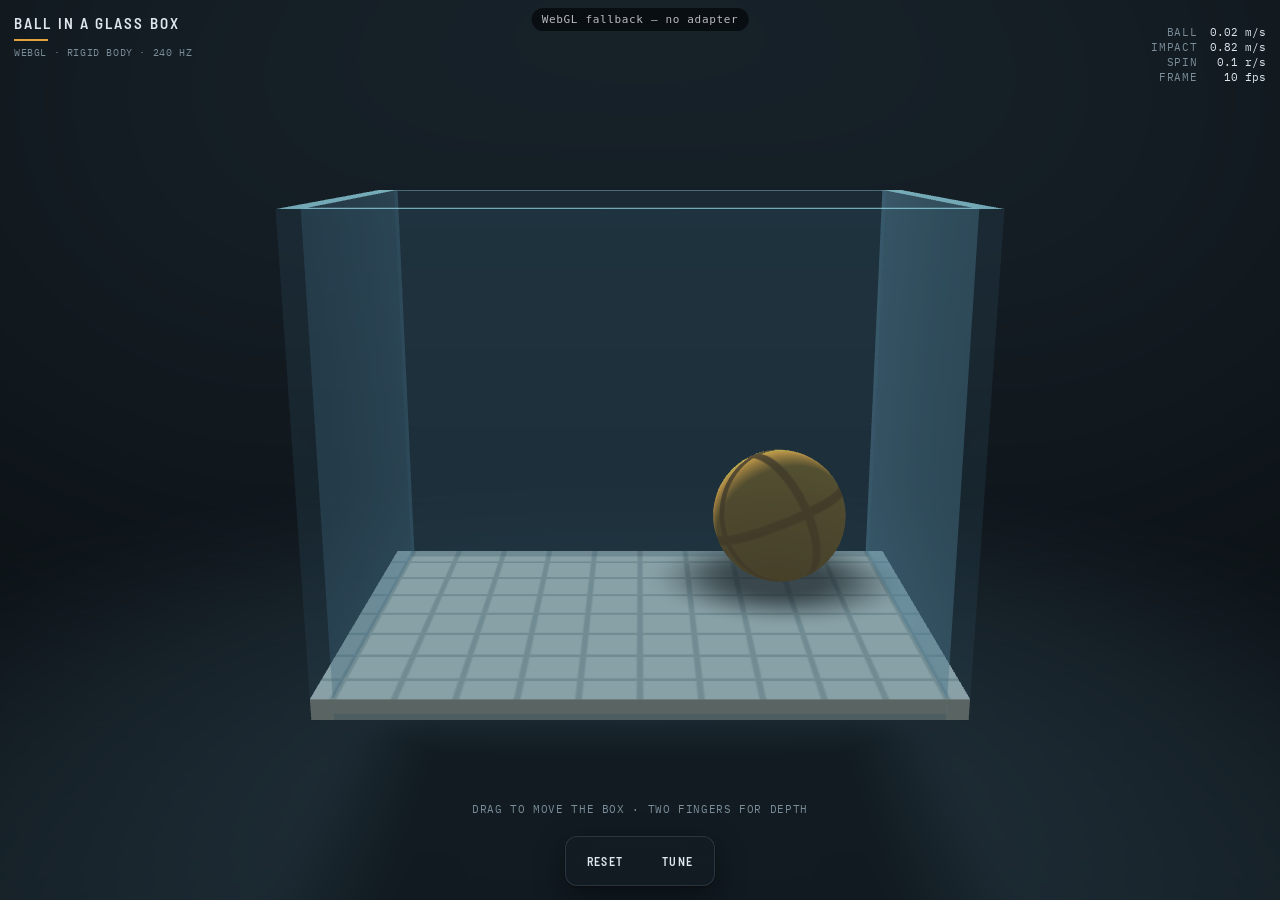
<file: ball-in-box/index.html>
<!doctype html><html lang="en" data-theme="dark"><head><meta charset=utf-8>
<title>Ball in a Glass Box</title><meta name=viewport content="width=device-width,initial-scale=1"></head><body>

<link rel="stylesheet" href="../fonts/fonts.css">
<style>
/* ---- tokens : light is the bare :root, dark redefines only values ---- */
:root{
  --ink:#E9EEF0; --ink2:#DCE4E8;
  --panel:rgba(255,255,255,.80); --panel-solid:#FFFFFF;
  --line:rgba(24,44,56,.16); --line-strong:rgba(24,44,56,.30);
  --text:#16212A; --muted:#5A6D79;
  --brass:#9C6410; --brass-bright:#C2820F;
  --glass:#2F6D85;
  --shadow:0 1px 2px rgba(16,32,40,.10), 0 8px 24px rgba(16,32,40,.10);
  --scene-top:#EDF2F4; --scene-bot:#AEC0C9;
  --ball-a:#D0942E; --ball-b:#33291E;
  --wall:#83B4C9; --wall-a:0.14;
  --floor:#C6D3D9; --floorline:#5F7A87;
  --ground:#CFDBE0; --shade:#3C4E58;
  --key:#FFF0DC; --fill:#8FAABA;
}
:root:not([data-theme="light"]){
  color-scheme:light;
}
@media (prefers-color-scheme: dark){
  :root:not([data-theme="light"]){
    color-scheme:dark;
    --ink:#0E1317; --ink2:#080C0F;
    --panel:rgba(21,29,35,.78); --panel-solid:#151D23;
    --line:rgba(154,190,206,.16); --line-strong:rgba(154,190,206,.30);
    --text:#DDE7EC; --muted:#7B8D99;
    --brass:#E3A33C; --brass-bright:#F6BE5E;
    --glass:#86BCCF;
    --shadow:0 1px 2px rgba(0,0,0,.35), 0 10px 30px rgba(0,0,0,.42);
    --scene-top:#18232B; --scene-bot:#070A0D;
    --ball-a:#E0A03C; --ball-b:#2A2118;
    --wall:#8FC6DA; --wall-a:0.16;
    --floor:#AEC0C9; --floorline:#607A87;
    --ground:#20303A; --shade:#03070A;
    --key:#FFEBCB; --fill:#2C4557;
  }
}
:root[data-theme="dark"]{
  color-scheme:dark;
  --ink:#0E1317; --ink2:#080C0F;
  --panel:rgba(21,29,35,.78); --panel-solid:#151D23;
  --line:rgba(154,190,206,.16); --line-strong:rgba(154,190,206,.30);
  --text:#DDE7EC; --muted:#7B8D99;
  --brass:#E3A33C; --brass-bright:#F6BE5E;
  --glass:#86BCCF;
  --shadow:0 1px 2px rgba(0,0,0,.35), 0 10px 30px rgba(0,0,0,.42);
  --scene-top:#18232B; --scene-bot:#070A0D;
  --ball-a:#E0A03C; --ball-b:#2A2118;
  --wall:#8FC6DA; --wall-a:0.16;
  --floor:#AEC0C9; --floorline:#607A87;
  --ground:#20303A; --shade:#03070A;
  --key:#FFEBCB; --fill:#2C4557;
}

*{box-sizing:border-box;}
html,body{height:100%;margin:0;padding:0;}
body{
  background:var(--ink);
  color:var(--text);
  font-family:"Barlow Semi Condensed", "Helvetica Neue", Arial, sans-serif;
  overflow:hidden;
  overscroll-behavior:none;
  -webkit-user-select:none; user-select:none;
  -webkit-touch-callout:none;
  -webkit-tap-highlight-color:transparent;
  touch-action:none;
}

#stage{position:fixed; inset:0; touch-action:none;}
#gl{display:block; width:100%; height:100%; touch-action:none;}

/* ---- floating instrument chrome ---- */
.hud{
  position:fixed; z-index:2;
  pointer-events:none;
  padding:max(14px, env(safe-area-inset-top)) max(14px, env(safe-area-inset-right))
          max(14px, env(safe-area-inset-bottom)) max(14px, env(safe-area-inset-left));
}
.hud.tl{top:0; left:0;}
.hud.tr{top:0; right:0; text-align:right;}
.hud.bc{left:0; right:0; bottom:0; display:flex; flex-direction:column; align-items:center; gap:10px;}

.plate{ display:flex; flex-direction:column; gap:2px; }
.plate h1{
  margin:0; font-size:15px; font-weight:600; letter-spacing:.14em; text-transform:uppercase;
  color:var(--text); text-wrap:balance;
}
.plate .rule{ width:34px; height:2px; background:var(--brass); margin:5px 0 3px; }
.plate p{
  margin:0; font-family:"IBM Plex Mono", ui-monospace, Menlo, monospace;
  font-size:10px; letter-spacing:.06em; color:var(--muted); text-transform:uppercase;
}

.telemetry{
  display:inline-grid; grid-template-columns:auto auto; gap:1px 12px;
  font-family:"IBM Plex Mono", ui-monospace, Menlo, monospace;
  font-size:10.5px; font-variant-numeric:tabular-nums; text-align:right;
}
.telemetry dt{ color:var(--muted); letter-spacing:.08em; text-transform:uppercase; }
.telemetry dd{ margin:0; color:var(--text); }
.telemetry dd.hot{ color:var(--brass-bright); }

/* ---- control bar ---- */
.bar{
  pointer-events:auto;
  display:flex; align-items:center; gap:6px;
  padding:5px; border-radius:12px;
  background:var(--panel); border:1px solid var(--line);
  box-shadow:var(--shadow);
  -webkit-backdrop-filter:blur(14px) saturate(1.3); backdrop-filter:blur(14px) saturate(1.3);
}
button{
  font-family:inherit; font-size:12px; font-weight:600; letter-spacing:.12em; text-transform:uppercase;
  color:var(--text); background:transparent;
  border:1px solid transparent; border-radius:8px;
  padding:9px 15px; min-height:38px; cursor:pointer;
  transition:background .15s ease, border-color .15s ease, color .15s ease;
}
button:hover{ background:var(--line); }
button:active{ background:var(--line-strong); }
button[aria-pressed="true"]{ color:var(--brass-bright); border-color:var(--line-strong); background:var(--line); }
button:focus-visible{ outline:2px solid var(--brass); outline-offset:2px; }

.tuner{
  pointer-events:auto;
  width:min(360px, calc(100vw - 28px));
  display:none; flex-direction:column; gap:11px;
  padding:14px 15px; border-radius:12px;
  background:var(--panel); border:1px solid var(--line); box-shadow:var(--shadow);
  -webkit-backdrop-filter:blur(14px) saturate(1.3); backdrop-filter:blur(14px) saturate(1.3);
}
.tuner.open{ display:flex; }
.row{ display:grid; grid-template-columns:1fr auto; align-items:baseline; gap:2px 10px; }
.row label{
  font-size:11px; font-weight:500; letter-spacing:.14em; text-transform:uppercase; color:var(--muted);
}
.row output{
  font-family:"IBM Plex Mono", ui-monospace, Menlo, monospace;
  font-size:11px; font-variant-numeric:tabular-nums; color:var(--text);
}
.row input{ grid-column:1 / -1; }

input[type=range]{
  -webkit-appearance:none; appearance:none;
  width:100%; height:22px; margin:0; background:transparent; cursor:pointer;
}
input[type=range]::-webkit-slider-runnable-track{
  height:2px; border-radius:1px; background:var(--line-strong);
}
input[type=range]::-webkit-slider-thumb{
  -webkit-appearance:none; appearance:none;
  width:18px; height:18px; margin-top:-8px; border-radius:50%;
  background:var(--brass); border:2px solid var(--panel-solid);
  box-shadow:0 1px 3px rgba(0,0,0,.4);
}
input[type=range]::-moz-range-track{ height:2px; border-radius:1px; background:var(--line-strong); border:none; }
input[type=range]::-moz-range-thumb{
  width:16px; height:16px; border-radius:50%;
  background:var(--brass); border:2px solid var(--panel-solid);
}
input[type=range]:focus-visible{ outline:2px solid var(--brass); outline-offset:4px; border-radius:4px; }

.hint{
  font-family:"IBM Plex Mono", ui-monospace, Menlo, monospace;
  font-size:10.5px; letter-spacing:.06em; text-transform:uppercase;
  color:var(--muted); text-align:center;
  transition:opacity .5s ease;
}
.hint.gone{ opacity:0; }

#fallback{
  position:fixed; inset:0; z-index:5; display:none;
  place-content:center; padding:32px; text-align:center;
  background:var(--ink); color:var(--text);
}
#fallback.show{ display:grid; }
#fallback p{ max-width:34ch; margin:0 auto; line-height:1.6; color:var(--muted); font-size:15px; }
#fallback strong{ display:block; margin-bottom:10px; color:var(--text);
  font-size:15px; font-weight:600; letter-spacing:.14em; text-transform:uppercase; }


/* ---- Kompaktstufe: Handy und Einbettung im Rahmen. Nur kleine Fenster,
   der Desktop bleibt wie er ist. ---- */
@media (max-width: 640px), (max-height: 460px){
  .plate p, .telemetry, .hint{ display:none; }
  .plate h1{ font-size:12px; }
  .plate .rule{ display:none; }
  .hud{ padding:8px; }
  .hud.bc{ gap:6px; }
  .bar{ padding:3px; gap:3px; }
  button{ font-size:10px; padding:6px 9px; min-height:30px; letter-spacing:.08em; }
  .tuner{ max-height:min(52vh, 320px); padding:9px 10px; gap:6px; }
  .row label, .row output{ font-size:10px; }
  input[type=range]{ height:18px; }
}
@media (prefers-reduced-motion: reduce){
  *{ transition-duration:.01ms !important; }
}
</style>


<div id="stage"><canvas id="gl" aria-label="Interactive physics simulation: a brass ball inside an open-topped glass box"></canvas></div>

<div class="hud tl">
  <div class="plate">
    <h1>Ball in a Glass Box</h1>
    <div class="rule"></div>
    <p>WebGPU &middot; rigid body &middot; 240&nbsp;Hz</p>
  </div>
</div>

<div class="hud tr">
  <dl class="telemetry">
    <dt>Ball</dt><dd id="tSpeed">0.00 m/s</dd>
    <dt>Impact</dt><dd id="tHit">0.00 m/s</dd>
    <dt>Spin</dt><dd id="tSpin">0.0 r/s</dd>
    <dt>Frame</dt><dd id="tFps">60 fps</dd>
  </dl>
</div>

<div class="hud bc">
  <p class="hint" id="hint">Drag to move the box &middot; two fingers for depth</p>
  <div class="tuner" id="tuner">
    <div class="row">
      <label for="sG">Gravity</label><output id="oG">9.8 m/s&sup2;</output>
      <input id="sG" type="range" min="0" max="26" step="0.2" value="9.8">
    </div>
    <div class="row">
      <label for="sE">Bounce</label><output id="oE">0.52</output>
      <input id="sE" type="range" min="0" max="0.92" step="0.01" value="0.52">
    </div>
    <div class="row">
      <label for="sF">Friction</label><output id="oF">0.34</output>
      <input id="sF" type="range" min="0" max="1" step="0.01" value="0.34">
    </div>
  </div>
  <div class="bar">
    <button id="bReset" type="button">Reset</button>
    <button id="bTune" type="button" aria-pressed="false" aria-controls="tuner">Tune</button>
  </div>
</div>

<div id="fallback">
  <div>
    <strong>WebGPU unavailable</strong>
    <p id="fallbackMsg">This browser could not start a WebGPU context. Try Chrome, Edge or Safari with hardware acceleration enabled.</p>
  </div>
</div>

<script>
"use strict";
(function () {

/* =========================================================================
   Ball in a Glass Box
   Raw WebGPU, no libraries. A brass test mass tumbles inside an
   open-topped acrylic box that the viewer drags around by touch.

   Sim runs at a fixed 240 Hz on its own accumulator, decoupled from the
   frame rate. Contacts are sphere-vs-AABB against the five wall slabs, in
   the box's local frame, so the rim, the outer faces and the inside all
   collide correctly and the ball can genuinely be thrown out of the top.

   Portierung (September 2026): HTML, CSS, Bedienung, Physik und Telemetrie
   sind aus der WebGL-Fassung unveraendert uebernommen; neu ist nur die
   Darstellung (WGSL, ein Render-Pass mit MSAA 4x, Tiefe 0…1). Fehlt WebGPU
   oder scheitert die Pipeline-Anlage, laedt die Seite webgl.html#fallback.
   ========================================================================= */

/* ---------------------------------------------------------------- config */
var CFG = {
  hx: 0.74, hy: 0.58, hz: 0.50,   // interior half-extents (metres)
  t : 0.055,                      // wall thickness
  R : 0.20,                       // ball radius
  fov: 40 * Math.PI / 180,
  pitch: 14 * Math.PI / 180,      // camera tilt, looking down into the box
  frameY: 0.02,                   // world height the camera aims at
  groundY: -1.14,
  dragZ: 0.46,
  follow: 26,                     // box -> finger tracking stiffness (1/s)
  HZ: 240
};
CFG.outW = CFG.hx + CFG.t;
CFG.outD = CFG.hz + CFG.t;
CFG.outH = (2 * CFG.hy + CFG.t) * 0.5;
CFG.outCY = (CFG.hy - (CFG.hy + CFG.t)) * 0.5;   // outer box centre, box-local

var tune = { g: 9.8, e: 0.52, mu: 0.34 };

/* ----------------------------------------------------------- mat4 / mat3 */
function m4() { return new Float32Array(16); }

function perspective(o, fovy, aspect, near, far) {
  var f = 1 / Math.tan(fovy * 0.5), nf = 1 / (near - far);
  o.fill(0);
  o[0] = f / aspect; o[5] = f; o[10] = (far + near) * nf; o[11] = -1; o[14] = 2 * far * near * nf;
  return o;
}

// WebGPU-Clip-Raum: die Tiefe liegt in [0, 1], WebGL hatte [-1, 1]. Die dritte
// Zeile der spaltenweise gespeicherten Projektion wird dafuer umgerechnet
// (z' = 0.5 z + 0.5 w); alles andere bleibt, also auch Kamera und Bildwinkel.
function tiefe01(p) {
  p[2]  = 0.5 * p[2]  + 0.5 * p[3];
  p[6]  = 0.5 * p[6]  + 0.5 * p[7];
  p[10] = 0.5 * p[10] + 0.5 * p[11];
  p[14] = 0.5 * p[14] + 0.5 * p[15];
  return p;
}

function lookAt(o, ex, ey, ez, cx, cy, cz) {
  var zx = ex - cx, zy = ey - cy, zz = ez - cz;
  var l = 1 / Math.hypot(zx, zy, zz); zx *= l; zy *= l; zz *= l;
  // up = (0,1,0)
  var xx = zz, xy = 0, xz = -zx;             // cross(up, z)
  l = Math.hypot(xx, xy, xz);
  if (l < 1e-6) { xx = 1; xy = 0; xz = 0; } else { l = 1 / l; xx *= l; xy *= l; xz *= l; }
  var yx = zy * xz - zz * xy, yy = zz * xx - zx * xz, yz = zx * xy - zy * xx;
  o[0] = xx; o[1] = yx; o[2] = zx; o[3] = 0;
  o[4] = xy; o[5] = yy; o[6] = zy; o[7] = 0;
  o[8] = xz; o[9] = yz; o[10] = zz; o[11] = 0;
  o[12] = -(xx * ex + xy * ey + xz * ez);
  o[13] = -(yx * ex + yy * ey + yz * ez);
  o[14] = -(zx * ex + zy * ey + zz * ez);
  o[15] = 1;
  return o;
}

function mul(o, a, b) {                       // o = a * b
  for (var c = 0; c < 4; c++) {
    var b0 = b[c * 4], b1 = b[c * 4 + 1], b2 = b[c * 4 + 2], b3 = b[c * 4 + 3];
    o[c * 4]     = a[0] * b0 + a[4] * b1 + a[8]  * b2 + a[12] * b3;
    o[c * 4 + 1] = a[1] * b0 + a[5] * b1 + a[9]  * b2 + a[13] * b3;
    o[c * 4 + 2] = a[2] * b0 + a[6] * b1 + a[10] * b2 + a[14] * b3;
    o[c * 4 + 3] = a[3] * b0 + a[7] * b1 + a[11] * b2 + a[15] * b3;
  }
  return o;
}

// translate * non-uniform scale (axis aligned, no rotation)
function trs(o, tx, ty, tz, sx, sy, sz) {
  o.fill(0);
  o[0] = sx; o[5] = sy; o[10] = sz;
  o[12] = tx; o[13] = ty; o[14] = tz; o[15] = 1;
  return o;
}

// quaternion rotation * uniform scale, then translate
function qrs(o, q, tx, ty, tz, s) {
  var x = q[0], y = q[1], z = q[2], w = q[3];
  var x2 = x + x, y2 = y + y, z2 = z + z;
  var xx = x * x2, xy = x * y2, xz = x * z2;
  var yy = y * y2, yz = y * z2, zz = z * z2;
  var wx = w * x2, wy = w * y2, wz = w * z2;
  o[0] = (1 - (yy + zz)) * s; o[1] = (xy + wz) * s;       o[2] = (xz - wy) * s;       o[3] = 0;
  o[4] = (xy - wz) * s;       o[5] = (1 - (xx + zz)) * s; o[6] = (yz + wx) * s;       o[7] = 0;
  o[8] = (xz + wy) * s;       o[9] = (yz - wx) * s;       o[10] = (1 - (xx + yy)) * s; o[11] = 0;
  o[12] = tx; o[13] = ty; o[14] = tz; o[15] = 1;
  return o;
}

// rotation-only mat3 from a quaternion (the ball's normal matrix)
function qm3(o, q) {
  var x = q[0], y = q[1], z = q[2], w = q[3];
  var x2 = x + x, y2 = y + y, z2 = z + z;
  var xx = x * x2, xy = x * y2, xz = x * z2;
  var yy = y * y2, yz = y * z2, zz = z * z2;
  var wx = w * x2, wy = w * y2, wz = w * z2;
  o[0] = 1 - (yy + zz); o[1] = xy + wz;       o[2] = xz - wy;
  o[3] = xy - wz;       o[4] = 1 - (xx + zz); o[5] = yz + wx;
  o[6] = xz + wy;       o[7] = yz - wx;       o[8] = 1 - (xx + yy);
  return o;
}

/* --------------------------------------------------------- WebGPU-Start */
var canvas = document.getElementById("gl");
var device = null, context = null, format = null;

// Das vorhandene Hinweis-Overlay, nur noch fuer Geraeteverlust zur Laufzeit.
function zeigeHinweis(text) {
  document.getElementById("fallbackMsg").textContent = text;
  document.getElementById("fallback").classList.add("show");
}

function rueckfall(grund) {
	console.error("WebGPU unavailable (" + grund + "), switching to the WebGL version");
	location.replace("webgl.html#fallback=" + encodeURIComponent(grund));
}
async function starteWebGPU(canvas) {
	if (!navigator.gpu) return rueckfall(window.isSecureContext ? "no navigator.gpu" : "insecure context, WebGPU needs https or localhost");
	var adapter = await navigator.gpu.requestAdapter();
	if (!adapter) return rueckfall("no adapter");
	var device = await adapter.requestDevice();
	device.addEventListener("uncapturederror", function (e) { console.error("WebGPU:", e.error.message); });
	device.lost.then(function (info) { if (info.reason !== "destroyed") zeigeHinweis("GPU device lost: " + info.message); });
	var context = canvas.getContext("webgpu");
	var format = navigator.gpu.getPreferredCanvasFormat();
	context.configure({ device: device, format: format, alphaMode: "opaque" });
	return { adapter: adapter, device: device, context: context, format: format };
}

/* ---------------------------------------------------------------- Puffer */
// writeBuffer verlangt Datenlaengen als Vielfache von 4 Byte; Float32 passt
// immer, der Uint16-Indexpuffer wird bei ungerader Anzahl um einen Eintrag
// verlaengert (der Draw nutzt weiterhin nur count Indizes).
function puffer(arr, usage, label) {
  var b = device.createBuffer({ label: label, size: arr.byteLength, usage: usage | GPUBufferUsage.COPY_DST });
  device.queue.writeBuffer(b, 0, arr);
  return b;
}

function mesh(positions, normals, indices, label) {
  var idx = new Uint16Array(indices.length + (indices.length & 1));
  idx.set(indices);
  return {
    pos: puffer(new Float32Array(positions), GPUBufferUsage.VERTEX, label + " pos"),
    nor: puffer(new Float32Array(normals),   GPUBufferUsage.VERTEX, label + " nor"),
    idx: puffer(idx, GPUBufferUsage.INDEX, label + " idx"),
    count: indices.length
  };
}

function setMesh(pass, m) {
  pass.setVertexBuffer(0, m.pos);
  pass.setVertexBuffer(1, m.nor);
  pass.setIndexBuffer(m.idx, "uint16");
}

/* -------------------------------------------------------------- geometry */
// unit cube, side 1, centred on the origin, outward normals
function buildCube() {
  var f = [
    [ 1, 0, 0], [-1, 0, 0], [0,  1, 0],
    [ 0,-1, 0], [ 0, 0, 1], [0,  0,-1]
  ];
  var P = [], N = [], I = [];
  for (var k = 0; k < 6; k++) {
    var n = f[k];
    // two in-plane axes for this face
    var ax = [n[1], n[2], n[0]];                 // cyclic shift is always perpendicular here
    var ay = [n[1] * ax[2] - n[2] * ax[1],       // ay = n x ax, so ax x ay = n (outward winding)
              n[2] * ax[0] - n[0] * ax[2],
              n[0] * ax[1] - n[1] * ax[0]];
    var base = P.length / 3;
    for (var c = 0; c < 4; c++) {
      var sx = (c === 0 || c === 3) ? -0.5 : 0.5;
      var sy = (c < 2) ? -0.5 : 0.5;
      P.push(n[0] * 0.5 + ax[0] * sx + ay[0] * sy,
             n[1] * 0.5 + ax[1] * sx + ay[1] * sy,
             n[2] * 0.5 + ax[2] * sx + ay[2] * sy);
      N.push(n[0], n[1], n[2]);
    }
    I.push(base, base + 1, base + 2, base, base + 2, base + 3);
  }
  return mesh(P, N, I, "cube");
}

// unit-radius UV sphere
function buildSphere(segU, segV) {
  var P = [], N = [], I = [], u, v;
  for (v = 0; v <= segV; v++) {
    var phi = v / segV * Math.PI, sp = Math.sin(phi), cp = Math.cos(phi);
    for (u = 0; u <= segU; u++) {
      var th = u / segU * Math.PI * 2, st = Math.sin(th), ct = Math.cos(th);
      var x = sp * ct, y = cp, z = sp * st;
      P.push(x, y, z); N.push(x, y, z);
    }
  }
  for (v = 0; v < segV; v++) {
    for (u = 0; u < segU; u++) {
      var a = v * (segU + 1) + u, b = a + segU + 1;
      I.push(a, b, a + 1, a + 1, b, b + 1);
    }
  }
  return mesh(P, N, I, "sphere");
}

// flat quad in the XZ plane, side 1, +Y normal
function buildPlane() {
  return mesh(
    [-0.5, 0, -0.5,  0.5, 0, -0.5,  0.5, 0, 0.5, -0.5, 0, 0.5],
    [0, 1, 0,  0, 1, 0,  0, 1, 0,  0, 1, 0],
    [0, 2, 1, 0, 3, 2],
    "plane"
  );
}

var CUBE = null, SPHERE = null, PLANE = null;   // entstehen in init(), sobald das Geraet da ist

/* --------------------------------------------------------------- shaders */
// Ein Shader fuer alle beleuchteten Objekte, wie in der WebGL-Fassung ueber
// einen Modus verzweigt. Die Byte-Offsets im Kommentar sind die Offsets, mit
// denen schreibeBild() und schreibeObjekt() die Uniform-Puffer fuellen.
var WGSL_LIT = `
struct Frame {
  vp      : mat4x4<f32>,   // Byte 0
  camR    : vec4<f32>,     // Byte 64   xyz Kamera, w Kugelradius
  key     : vec4<f32>,     // Byte 80
  fill    : vec4<f32>,     // Byte 96
  ldir    : vec4<f32>,     // Byte 112
  glowCol : vec4<f32>,     // Byte 128
  boxProj : vec4<f32>,     // Byte 144  Welt x, z, Weichheit, Staerke   (Modus 3)
  boxHalf : vec4<f32>,     // Byte 160  xy halbe Grundflaeche des Kastens (Modus 3)
};                         // 176 Byte

struct Obj {
  model    : mat4x4<f32>,  // Byte 0
  nmat     : mat3x3<f32>,  // Byte 64   drei Spalten zu je 16 Byte
  base     : vec4<f32>,    // Byte 112
  tint     : vec4<f32>,    // Byte 128
  scale    : vec4<f32>,    // Byte 144  xyz Skalierung, w Alpha
  ballProj : vec4<f32>,    // Byte 160  Kasten-lokal x, z, Schattenstaerke (Modus 1)
  modeGlow : vec4<f32>,    // Byte 176  x Modus: 0 Glaswand | 1 Kastenboden | 2 Kugel | 3 Grund; y Glow
};                         // 192 Byte, Schrittweite im Puffer 256

@group(0) @binding(0) var<uniform> F : Frame;
@group(0) @binding(1) var<uniform> O : Obj;

struct VOut {
  @builtin(position) clip : vec4<f32>,
  @location(0) w : vec3<f32>,
  @location(1) n : vec3<f32>,
  @location(2) l : vec3<f32>,
};

@vertex fn vs(@location(0) pos : vec3<f32>, @location(1) nor : vec3<f32>) -> VOut {
  var o : VOut;
  let w = O.model * vec4<f32>(pos, 1.0);
  o.w = w.xyz;
  o.n = O.nmat * nor;
  o.l = pos;
  o.clip = F.vp * w;
  return o;
}

fn shoulder(c : vec3<f32>) -> vec3<f32> {
  let k = vec3<f32>(0.82);
  let d = max(c - k, vec3<f32>(0.0));
  return min(c, k) + d / (1.0 + d / (1.0 - k));
}

@fragment fn fs(v : VOut) -> @location(0) vec4<f32> {
  let N = normalize(v.n);
  let V = normalize(F.camR.xyz - v.w);
  let L = normalize(F.ldir.xyz);
  let H = normalize(L + V);
  let ndl = max(dot(N, L), 0.0);
  let ndv = max(dot(N, V), 0.0);
  let ndh = max(dot(N, H), 0.0);
  let fres = pow(1.0 - ndv, 3.0);
  let lp = v.l * O.scale.xyz;
  let base = O.base.xyz;
  let tint = O.tint.xyz;
  let key = F.key.xyz;
  let fill = F.fill.xyz;
  let mode = O.modeGlow.x;
  let glow = O.modeGlow.y;
  var col = vec3<f32>(0.0);
  var alpha = O.scale.w;

  if (mode < 0.5) {
    // Acrylwand: duenn, fast durchsichtig, hell bei streifendem Blick
    let spec = pow(ndh, 120.0);
    col  = base * fill * 0.90;
    col += base * key * ndl * 0.32;
    col += key * spec * 1.30;
    col += base * fres * 0.70;
    col += F.glowCol.xyz * glow * (0.35 + 0.9 * fres);
    alpha = clamp(O.scale.w + fres * 0.46 + spec * 0.60 + ndl * 0.24 + glow * 0.30, 0.0, 1.0);

  } else if (mode < 1.5) {
    // Kastenboden: gefraeste Platte mit feinem Raster, dazu der Kugelschatten
    var albedo = base;
    if (N.y > 0.5) {
      let q = abs(fract(lp.xz / 0.148 - 0.5) - 0.5) * 0.148;
      let d = min(q.x, q.y);
      let line = 1.0 - smoothstep(0.0035, 0.0125, d);
      albedo = mix(albedo, tint, line * 0.42);
      let bd = length(lp.xz - O.ballProj.xy);
      let sh = (1.0 - smoothstep(F.camR.w * 0.55, F.camR.w * 2.05, bd)) * O.ballProj.z;
      albedo *= mix(1.0, 0.30, sh);
    }
    col  = albedo * (fill * (0.40 + 0.60 * max(N.y, 0.0)) * 0.90 + key * ndl * 1.02);
    col += key * pow(ndh, 34.0) * 0.12;
    col += F.glowCol.xyz * glow * 0.5;

  } else if (mode < 2.5) {
    // Messingkugel: drei Grosskreise, damit die Drehung sichtbar ist. GLSL
    // hatte smoothstep mit vertauschten Kanten; hier explizit 1 - smoothstep,
    // das ist dieselbe Kurve.
    let p = normalize(v.l);
    let b = max(max(1.0 - smoothstep(0.052, 0.098, abs(p.y)),
                    1.0 - smoothstep(0.052, 0.098, abs(p.x))),
                    1.0 - smoothstep(0.052, 0.098, abs(p.z)));
    let albedo = mix(base, tint, b);
    let sheen = 0.5 + 0.5 * N.y;
    col  = albedo * (fill * (0.30 + 0.70 * sheen) * 0.80 + key * ndl * 1.32);
    col += key * pow(ndh, 30.0) * 1.45 * (1.0 - b * 0.70);
    col += base * fres * 0.32;

  } else {
    // Studioboden: weicher Lichtteppich mit dem Schlagschatten des Kastens
    let r = length(v.w.xz - vec2<f32>(0.0)) / max(O.scale.x * 0.5, 0.001);
    let pool = 1.0 - smoothstep(0.10, 0.92, r);
    let d = abs(v.w.xz - F.boxProj.xy) - F.boxHalf.xy;
    let sd = length(max(d, vec2<f32>(0.0))) + min(max(d.x, d.y), 0.0);
    let sh = (1.0 - smoothstep(-F.boxProj.z * 0.30, F.boxProj.z, sd)) * F.boxProj.w;
    col = mix(base, tint, sh);
    alpha = pool * mix(O.scale.w, 1.0, sh * 0.8);
  }

  return vec4<f32>(shoulder(col), alpha);
}
`;

// Hintergrund: ein bildschirmfuellendes Dreieck. Die uv kommt aus der
// Clip-Position (in beiden APIs y nach oben), nicht aus @builtin(position),
// darum ist hier nichts zu spiegeln.
var WGSL_BG = `
struct Bg {
  top : vec4<f32>,   // Byte 0
  bot : vec4<f32>,   // Byte 16
};                   // 32 Byte
@group(0) @binding(0) var<uniform> B : Bg;

struct BgOut {
  @builtin(position) clip : vec4<f32>,
  @location(0) uv : vec2<f32>,
};

@vertex fn vs(@location(0) pos : vec2<f32>) -> BgOut {
  var o : BgOut;
  o.uv = pos * 0.5 + 0.5;
  o.clip = vec4<f32>(pos, 0.0, 1.0);
  return o;
}

@fragment fn fs(v : BgOut) -> @location(0) vec4<f32> {
  var c = mix(B.bot.xyz, B.top.xyz, pow(clamp(v.uv.y, 0.0, 1.0), 0.85));
  let d = distance(v.uv, vec2<f32>(0.5, 0.55));
  c *= 1.0 - smoothstep(0.28, 0.95, d) * 0.42;
  return vec4<f32>(c, 1.0);
}
`;

/* ------------------------------------------------------- palette binding */
// The scene reads its colours from the same CSS custom properties as the
// chrome, so the 3D view follows the viewer's light/dark theme.
var PAL = {};
var css = getComputedStyle(document.documentElement);

function rgb(name, fallback) {
  var v = css.getPropertyValue(name).trim() || fallback;
  var m;
  if (v.charAt(0) === "#") {
    if (v.length === 4) v = "#" + v[1] + v[1] + v[2] + v[2] + v[3] + v[3];
    return [parseInt(v.substr(1, 2), 16) / 255,
            parseInt(v.substr(3, 2), 16) / 255,
            parseInt(v.substr(5, 2), 16) / 255];
  }
  m = v.match(/[\d.]+/g);
  if (m && m.length >= 3) return [+m[0] / 255, +m[1] / 255, +m[2] / 255];
  return [0.5, 0.5, 0.5];
}

function readPalette() {
  css = getComputedStyle(document.documentElement);
  PAL.top   = rgb("--scene-top",  "#18232B");
  PAL.bot   = rgb("--scene-bot",  "#070A0D");
  PAL.ballA = rgb("--ball-a",     "#E0A03C");
  PAL.ballB = rgb("--ball-b",     "#2A2118");
  PAL.wall  = rgb("--wall",       "#8FC6DA");
  PAL.floor = rgb("--floor",      "#C9D6DC");
  PAL.fline = rgb("--floorline",  "#6E8894");
  PAL.grnd  = rgb("--ground",     "#121A20");
  PAL.shade = rgb("--shade",      "#03060A");
  PAL.key   = rgb("--key",        "#FFEBCB");
  PAL.fill  = rgb("--fill",       "#39566A");
  PAL.brass = rgb("--brass-bright", "#F6BE5E");
  PAL.wallA = parseFloat(css.getPropertyValue("--wall-a")) || 0.13;
}
readPalette();

var dark = window.matchMedia("(prefers-color-scheme: dark)");
if (dark.addEventListener) dark.addEventListener("change", readPalette);
else if (dark.addListener) dark.addListener(readPalette);
new MutationObserver(readPalette).observe(document.documentElement,
  { attributes: true, attributeFilter: ["data-theme", "style", "class"] });

/* ------------------------------------------------------------- wall slabs */
// Five AABBs in the box's local frame. The same list drives both rendering
// and collision, so what you see is exactly what the ball hits.
var hx = CFG.hx, hy = CFG.hy, hz = CFG.hz, t = CFG.t;
function slab(x0, x1, y0, y1, z0, z1) {
  return {
    min: [x0, y0, z0], max: [x1, y1, z1],
    c:   [(x0 + x1) / 2, (y0 + y1) / 2, (z0 + z1) / 2],
    s:   [x1 - x0, y1 - y0, z1 - z0],
    glow: 0
  };
}
var FLOOR = slab(-hx - t, hx + t, -hy - t, -hy,    -hz - t, hz + t);
var WALLS = [
  slab(-hx - t, -hx,    -hy - t, hy,  -hz - t, hz + t),   // -X
  slab( hx,      hx + t, -hy - t, hy,  -hz - t, hz + t),  // +X
  slab(-hx,      hx,     -hy - t, hy,  -hz - t, -hz),     // -Z (back)
  slab(-hx,      hx,     -hy - t, hy,   hz,     hz + t)   // +Z (front)
];
var SLABS = WALLS.concat([FLOOR]);

/* ------------------------------------------------------------------ state */
var box  = { x: 0, y: 0.12, z: 0, vx: 0, vy: 0, vz: 0 };
var goal = { x: 0, y: 0.12, z: 0 };   // smoothed target the box chases
var want = { x: 0, y: 0.12, z: 0 };   // raw finger-derived target
var ball = { x: 0, y: 0, z: 0, vx: 0, vy: 0, vz: 0,
             q: new Float32Array([0, 0, 0, 1]), wx: 0, wy: 0, wz: 0 };
var lastHit = 0, hitDecay = 0, outside = 0, returned = 0;

function resetBall(kick) {
  ball.x = box.x + 0.22;  ball.y = box.y + 0.26;  ball.z = box.z - 0.08;
  ball.vx = kick ? 1.5 : 0; ball.vy = 0; ball.vz = kick ? -0.5 : 0;
  ball.q[0] = ball.q[1] = ball.q[2] = 0; ball.q[3] = 1;
  ball.wx = 0; ball.wy = kick ? 2.5 : 0; ball.wz = 0;
  outside = 0;
}
resetBall(true);

/* ---------------------------------------------------------------- physics */
var INV_I = 5 / (2 * CFG.R * CFG.R);   // solid sphere: I = (2/5) m R^2, unit mass
var TAN_M = 2 / 7;                     // tangential effective mass at a contact

// Resolves one contact and returns the closing speed it saw (0 if separating),
// which drives the per-wall impact flash.
function contact(nx, ny, nz, pen) {
  // positional correction first, so the ball never visibly sinks into a wall
  ball.x += nx * pen; ball.y += ny * pen; ball.z += nz * pen;

  var rvx = ball.vx - box.vx, rvy = ball.vy - box.vy, rvz = ball.vz - box.vz;
  var rcx = -nx * CFG.R, rcy = -ny * CFG.R, rcz = -nz * CFG.R;

  // velocity of the ball's surface at the contact point (spin included)
  var cvx = rvx + (ball.wy * rcz - ball.wz * rcy);
  var cvy = rvy + (ball.wz * rcx - ball.wx * rcz);
  var cvz = rvz + (ball.wx * rcy - ball.wy * rcx);

  var vn = cvx * nx + cvy * ny + cvz * nz;
  if (vn >= 0) return 0;                          // already separating

  // below a threshold, drop restitution entirely - otherwise a resting ball
  // trades gravity for a permanent shiver
  var e = (-vn < 0.55) ? 0 : tune.e;
  var jn = -(1 + e) * vn;
  ball.vx += nx * jn; ball.vy += ny * jn; ball.vz += nz * jn;

  // Coulomb friction on the tangential part, capped by what would stop it.
  // This is what converts a sliding ball into a rolling one.
  var tvx = cvx - nx * vn, tvy = cvy - ny * vn, tvz = cvz - nz * vn;
  var tl = Math.hypot(tvx, tvy, tvz);
  if (tl > 1e-6) {
    var jt = Math.min(tune.mu * jn, tl * TAN_M);
    var jx = -tvx / tl * jt, jy = -tvy / tl * jt, jz = -tvz / tl * jt;
    ball.vx += jx; ball.vy += jy; ball.vz += jz;
    ball.wx += (rcy * jz - rcz * jy) * INV_I;
    ball.wy += (rcz * jx - rcx * jz) * INV_I;
    ball.wz += (rcx * jy - rcy * jx) * INV_I;
  }
  return -vn;
}

// Sphere vs. one axis-aligned slab, in the box's local frame. Because it
// tests the true closest point, the same routine handles the inner faces,
// the outer faces, the rim and every edge and corner.
function collideSlab(s, lx, ly, lz) {
  var cx = lx < s.min[0] ? s.min[0] : (lx > s.max[0] ? s.max[0] : lx);
  var cy = ly < s.min[1] ? s.min[1] : (ly > s.max[1] ? s.max[1] : ly);
  var cz = lz < s.min[2] ? s.min[2] : (lz > s.max[2] ? s.max[2] : lz);
  var dx = lx - cx, dy = ly - cy, dz = lz - cz;
  var d2 = dx * dx + dy * dy + dz * dz;
  if (d2 >= CFG.R * CFG.R) return false;

  var nx, ny, nz, pen;
  if (d2 > 1e-12) {
    var d = Math.sqrt(d2);
    nx = dx / d; ny = dy / d; nz = dz / d;
    pen = CFG.R - d;
  } else {
    // centre swallowed by the slab - eject along the shallowest axis
    var ox = Math.min(lx - s.min[0], s.max[0] - lx);
    var oy = Math.min(ly - s.min[1], s.max[1] - ly);
    var oz = Math.min(lz - s.min[2], s.max[2] - lz);
    nx = ny = nz = 0;
    if (ox <= oy && ox <= oz)      { nx = (lx < s.c[0]) ? -1 : 1; pen = ox + CFG.R; }
    else if (oy <= oz)             { ny = (ly < s.c[1]) ? -1 : 1; pen = oy + CFG.R; }
    else                           { nz = (lz < s.c[2]) ? -1 : 1; pen = oz + CFG.R; }
  }

  var speed = contact(nx, ny, nz, pen);
  if (speed > 0.75) s.glow = Math.min(1, s.glow + speed * 0.30);
  if (speed > lastHit) { lastHit = speed; hitDecay = 1; }
  return true;
}

function step(h) {
  ball.vy -= tune.g * h;

  var damp = Math.exp(-0.09 * h);          // faint air resistance
  ball.vx *= damp; ball.vy *= damp; ball.vz *= damp;

  ball.x += ball.vx * h; ball.y += ball.vy * h; ball.z += ball.vz * h;

  var touched = false;
  for (var pass = 0; pass < 2; pass++) {
    var lx = ball.x - box.x, ly = ball.y - box.y, lz = ball.z - box.z;
    for (var i = 0; i < SLABS.length; i++) {
      if (collideSlab(SLABS[i], lx, ly, lz)) {
        touched = true;
        lx = ball.x - box.x; ly = ball.y - box.y; lz = ball.z - box.z;
      }
    }
  }

  if (touched) {
    var rr = Math.exp(-2.0 * h);           // rolling resistance
    ball.wx *= rr; ball.wy *= rr; ball.wz *= rr;
    if (Math.hypot(ball.wx, ball.wy, ball.wz) < 0.05) ball.wx = ball.wy = ball.wz = 0;
  }

  // integrate orientation: q' = q + 0.5 * (0, w) * q * h
  var q = ball.q, qx = q[0], qy = q[1], qz = q[2], qw = q[3];
  var hx2 = ball.wx * h * 0.5, hy2 = ball.wy * h * 0.5, hz2 = ball.wz * h * 0.5;
  q[0] = qx + (hy2 * qz - hz2 * qy + hx2 * qw);
  q[1] = qy + (hz2 * qx - hx2 * qz + hy2 * qw);
  q[2] = qz + (hx2 * qy - hy2 * qx + hz2 * qw);
  q[3] = qw - (hx2 * qx + hy2 * qy + hz2 * qz);
  var n = 1 / (Math.hypot(q[0], q[1], q[2], q[3]) || 1);
  q[0] *= n; q[1] *= n; q[2] *= n; q[3] *= n;
}

/* ------------------------------------------------------- camera + framing */
var IDENT3 = new Float32Array([1, 0, 0, 0, 1, 0, 0, 0, 1]);
var view = m4(), proj = m4(), vp = m4(), model = m4();
var ballN = new Float32Array(9);
var GSIZE = 9.5;
var LDIR = (function () { var v = [-0.42, 0.86, 0.48], l = 1 / Math.hypot(v[0], v[1], v[2]);
                          return [v[0] * l, v[1] * l, v[2] * l]; })();

var cam = { dist: 4, ex: 0, ey: 1, ez: 4, wpp: 0.002 };
var bounds = { x: 0.8, up: 0.8, dn: 0.4, z: CFG.dragZ };
var W = 1, H = 1, cssH = 1;

function clampWant() {
  want.x = Math.max(-bounds.x,  Math.min(bounds.x,  want.x));
  want.y = Math.max(-bounds.dn, Math.min(bounds.up, want.y));
  want.z = Math.max(-bounds.z,  Math.min(bounds.z,  want.z));
}

function resize() {
  var dpr = Math.min(window.devicePixelRatio || 1, 2.5);
  var cw = canvas.clientWidth || window.innerWidth;
  var ch = canvas.clientHeight || window.innerHeight;
  cssH = ch;
  W = Math.max(1, Math.round(cw * dpr));
  H = Math.max(1, Math.round(ch * dpr));
  if (canvas.width !== W)  canvas.width = W;
  if (canvas.height !== H) canvas.height = H;
  // Tiefen- und MSAA-Textur folgen der neuen Groesse beim naechsten draw()

  var aspect = W / H, tanH = Math.tan(CFG.fov * 0.5);
  // pull back far enough to frame the box plus room to drag it, but never so
  // far on a narrow portrait screen that the box becomes a speck
  var need = Math.max((CFG.outH + 0.62) / tanH, (CFG.outW + 0.40) / (aspect * tanH));
  cam.dist = Math.min(Math.max(need, 3.4), 6.4);

  var visH = cam.dist * tanH, visW = visH * aspect;
  // the box may hang a little off-screen at the extremes - that is nicer than
  // a cramped drag range on a phone held upright
  bounds.x  = Math.min(1.15, Math.max(0.20, visW - CFG.outW * 0.70));
  bounds.up = Math.min(1.25, Math.max(0.12, CFG.frameY + visH - CFG.outH * 0.70 - 0.06));
  bounds.dn = Math.min(0.46, Math.max(0.10, visH - CFG.frameY - CFG.outH * 0.70 - 0.06));

  cam.ex = 0;
  cam.ey = CFG.frameY + cam.dist * Math.sin(CFG.pitch);
  cam.ez = cam.dist * Math.cos(CFG.pitch);
  cam.wpp = (2 * cam.dist * tanH) / ch;     // world units per CSS pixel at the box

  perspective(proj, CFG.fov, aspect, 0.1, 60);
  tiefe01(proj);
  lookAt(view, cam.ex, cam.ey, cam.ez, 0, CFG.frameY, 0);
  mul(vp, proj, view);
  clampWant();
}

/* ------------------------------------------------------------------ input */
var stage = document.getElementById("stage");
var hint  = document.getElementById("hint");
var ptrs  = new Map();
var anchor = null;
var COSP = Math.cos(CFG.pitch);

function centroid() {
  var x = 0, y = 0;
  ptrs.forEach(function (p) { x += p.x; y += p.y; });
  var n = ptrs.size || 1;
  return { x: x / n, y: y / n, n: ptrs.size };
}
function reanchor() {
  var c = centroid();
  anchor = { cx: c.x, cy: c.y, n: c.n, wx: want.x, wy: want.y, wz: want.z };
}
function dismissHint() { if (hint && !hint.classList.contains("gone")) hint.classList.add("gone"); }

stage.addEventListener("pointerdown", function (e) {
  if (e.target.closest && e.target.closest(".bar, .tuner")) return;
  ptrs.set(e.pointerId, { x: e.clientX, y: e.clientY });
  if (stage.setPointerCapture) { try { stage.setPointerCapture(e.pointerId); } catch (err) {} }
  reanchor();
  dismissHint();
  e.preventDefault();
});

stage.addEventListener("pointermove", function (e) {
  if (!ptrs.has(e.pointerId) || !anchor) return;
  ptrs.set(e.pointerId, { x: e.clientX, y: e.clientY });
  var c = centroid();
  if (c.n !== anchor.n) { reanchor(); return; }
  var dx = (c.x - anchor.cx) * cam.wpp;
  var dy = (c.y - anchor.cy) * cam.wpp;
  want.x = anchor.wx + dx;
  if (anchor.n >= 2) {
    want.y = anchor.wy;
    want.z = anchor.wz + dy;          // two fingers slide the box in depth
  } else {
    want.y = anchor.wy - dy / COSP;   // undo the camera tilt so drag feels 1:1
    want.z = anchor.wz;
  }
  clampWant();
  e.preventDefault();
});

function liftPointer(e) {
  if (!ptrs.has(e.pointerId)) return;
  ptrs.delete(e.pointerId);
  if (ptrs.size) reanchor(); else anchor = null;
}
stage.addEventListener("pointerup", liftPointer);
stage.addEventListener("pointercancel", liftPointer);

stage.addEventListener("wheel", function (e) {
  want.z += e.deltaY * cam.wpp * 0.55;
  clampWant(); dismissHint(); e.preventDefault();
}, { passive: false });

// keyboard equivalent, so the demo is not touch-only
stage.tabIndex = 0;
stage.addEventListener("keydown", function (e) {
  var s = e.shiftKey ? 0.12 : 0.06, used = true;
  if      (e.key === "ArrowLeft")  want.x -= s;
  else if (e.key === "ArrowRight") want.x += s;
  else if (e.key === "ArrowUp")    { if (e.shiftKey) want.z -= s; else want.y += s; }
  else if (e.key === "ArrowDown")  { if (e.shiftKey) want.z += s; else want.y -= s; }
  else used = false;
  if (used) { clampWant(); dismissHint(); e.preventDefault(); }
});

// stop Safari from scrolling, rubber-banding or pinch-zooming the page
document.addEventListener("touchmove", function (e) { e.preventDefault(); }, { passive: false });
["gesturestart", "gesturechange", "gestureend"].forEach(function (n) {
  document.addEventListener(n, function (e) { e.preventDefault(); });
});

/* -------------------------------------------------------------------- HUD */
var tSpeed = document.getElementById("tSpeed"), tHit = document.getElementById("tHit");
var tSpin  = document.getElementById("tSpin"),  tFps = document.getElementById("tFps");
var tuner  = document.getElementById("tuner"),  bTune = document.getElementById("bTune");

document.getElementById("bReset").addEventListener("click", function () {
  want.x = 0; want.y = 0.12; want.z = 0;
  goal.x = box.x = 0; goal.y = box.y = 0.12; goal.z = box.z = 0;
  box.vx = box.vy = box.vz = 0;
  resetBall(true);
  lastHit = 0;
});

bTune.addEventListener("click", function () {
  var open = tuner.classList.toggle("open");
  bTune.setAttribute("aria-pressed", open ? "true" : "false");
});

function slider(id, out, key, fmt) {
  var el = document.getElementById(id), o = document.getElementById(out);
  function sync() { tune[key] = parseFloat(el.value); o.textContent = fmt(tune[key]); }
  el.addEventListener("input", sync);
  sync();
}
slider("sG", "oG", "g",  function (v) { return v.toFixed(1) + " m/s²"; });
slider("sE", "oE", "e",  function (v) { return v.toFixed(2); });
slider("sF", "oF", "mu", function (v) { return v.toFixed(2); });

/* ------------------------------------------------ Pipelines und Uniforms */
// Ein Render-Pass je Bild: Hintergrund, Studioboden (geblendet, schreibt
// Tiefe), Kastenboden und Kugel (deckend), dann die vier Glaswaende von
// hinten nach vorn (geblendet, ohne Tiefenschreiben) - dieselbe Reihenfolge
// und dieselben Zustaende wie in der WebGL-Fassung, nur als drei Pipelines.
var pipeBg = null, pipeGround = null, pipeOpaque = null, pipeGlass = null;
var litBind = null, bgBind = null;
var frameBuf = null, objBuf = null, bgBuf = null, bgVerts = null;

var FRAME_FLOATS = 44;                    // 176 Byte, siehe struct Frame
var OBJ_STRIDE = 256, OBJ_N = 7;          // Grund, Kastenboden, Kugel, vier Waende
var frameData = new Float32Array(FRAME_FLOATS);
var objData   = new Float32Array(OBJ_STRIDE / 4 * OBJ_N);
var bgData    = new Float32Array(8);
var objOffsets = new Uint32Array(OBJ_N);  // dynamische Offsets in den Objektpuffer
for (var oi = 0; oi < OBJ_N; oi++) objOffsets[oi] = oi * OBJ_STRIDE;

var msaaTex = null, depthTex = null, msaaView = null, depthView = null;
var zielW = 0, zielH = 0;
var verloren = false;

var BLEND = {
  color: { srcFactor: "src-alpha", dstFactor: "one-minus-src-alpha", operation: "add" },
  alpha: { srcFactor: "src-alpha", dstFactor: "one-minus-src-alpha", operation: "add" }
};

async function shaderModul(code, label) {
  var m = device.createShaderModule({ label: label, code: code });
  var info = await m.getCompilationInfo();
  for (var i = 0; i < info.messages.length; i++) {
    var msg = info.messages[i];
    var text = "WGSL " + label + " " + msg.type + " (line " + msg.lineNum + ":" + msg.linePos + "): " + msg.message;
    if (msg.type === "error") console.error(text); else console.warn(text);
  }
  return m;
}

// liefert ein Promise: die Pipelines werden asynchron und parallel uebersetzt,
// das verkuerzt den kalten Start deutlich gegenueber createRenderPipeline
function litPipeline(label, layout, modul, blend, depthWrite) {
  var target = { format: format };
  if (blend) target.blend = BLEND;
  return device.createRenderPipelineAsync({
    label: label,
    layout: layout,
    vertex: { module: modul, entryPoint: "vs", buffers: [
      { arrayStride: 12, attributes: [{ shaderLocation: 0, offset: 0, format: "float32x3" }] },
      { arrayStride: 12, attributes: [{ shaderLocation: 1, offset: 0, format: "float32x3" }] }
    ] },
    fragment: { module: modul, entryPoint: "fs", targets: [target] },
    primitive: { topology: "triangle-list", cullMode: "back", frontFace: "ccw" },
    depthStencil: { format: "depth24plus", depthWriteEnabled: depthWrite, depthCompare: "less" },
    multisample: { count: 4 }
  });
}

// MSAA-Farb- und Tiefentextur in Canvas-Groesse; bei Groessenaenderung neu,
// die alten werden freigegeben.
function sichereZiele() {
  if (msaaTex && zielW === W && zielH === H) return;
  if (msaaTex) msaaTex.destroy();
  if (depthTex) depthTex.destroy();
  msaaTex = device.createTexture({ label: "msaa", size: [W, H], sampleCount: 4, format: format,
                                   usage: GPUTextureUsage.RENDER_ATTACHMENT });
  depthTex = device.createTexture({ label: "depth", size: [W, H], sampleCount: 4, format: "depth24plus",
                                    usage: GPUTextureUsage.RENDER_ATTACHMENT });
  msaaView = msaaTex.createView();
  depthView = depthTex.createView();
  zielW = W; zielH = H;
}

// Objekt-Uniforms an festen Byte-Offsets (siehe struct Obj), ein Slot je Objekt
function schreibeObjekt(slot, mdl, nm, base, tint, sx, sy, sz, alpha, mode, glow, bpx, bpz, bps) {
  var o = slot * (OBJ_STRIDE / 4);
  objData.set(mdl, o);                                                          // model    @ 0
  objData[o + 16] = nm[0]; objData[o + 17] = nm[1]; objData[o + 18] = nm[2];    // nmat     @ 64
  objData[o + 20] = nm[3]; objData[o + 21] = nm[4]; objData[o + 22] = nm[5];
  objData[o + 24] = nm[6]; objData[o + 25] = nm[7]; objData[o + 26] = nm[8];
  objData[o + 28] = base[0]; objData[o + 29] = base[1]; objData[o + 30] = base[2];   // base @ 112
  objData[o + 32] = tint[0]; objData[o + 33] = tint[1]; objData[o + 34] = tint[2];   // tint @ 128
  objData[o + 36] = sx; objData[o + 37] = sy; objData[o + 38] = sz; objData[o + 39] = alpha; // scale @ 144
  objData[o + 40] = bpx; objData[o + 41] = bpz; objData[o + 42] = bps;         // ballProj @ 160
  objData[o + 44] = mode; objData[o + 45] = glow;                               // modeGlow @ 176
}

// Bild-Uniforms an festen Byte-Offsets (siehe struct Frame)
function schreibeBild() {
  frameData.set(vp, 0);                                                         // vp       @ 0
  frameData[16] = cam.ex; frameData[17] = cam.ey; frameData[18] = cam.ez; frameData[19] = CFG.R; // camR @ 64
  frameData[20] = PAL.key[0];   frameData[21] = PAL.key[1];   frameData[22] = PAL.key[2];   // key     @ 80
  frameData[24] = PAL.fill[0];  frameData[25] = PAL.fill[1];  frameData[26] = PAL.fill[2];  // fill    @ 96
  frameData[28] = LDIR[0];      frameData[29] = LDIR[1];      frameData[30] = LDIR[2];      // ldir    @ 112
  frameData[32] = PAL.brass[0]; frameData[33] = PAL.brass[1]; frameData[34] = PAL.brass[2]; // glowCol @ 128
  // shadow softness follows the gap under the box, so setting it down on the
  // floor tightens the contact instead of leaving a permanent soft blob
  var gap = Math.max(0.02, box.y - (CFG.hy + CFG.t) - CFG.groundY);
  frameData[36] = box.x; frameData[37] = box.z; frameData[38] = 0.06 + gap * 0.44;          // boxProj @ 144
  frameData[39] = Math.max(0.05, Math.min(0.78, 0.78 - gap * 0.46));
  frameData[40] = CFG.outW * 0.92; frameData[41] = CFG.outD * 0.92;                         // boxHalf @ 160

  bgData[0] = PAL.top[0]; bgData[1] = PAL.top[1]; bgData[2] = PAL.top[2];
  bgData[4] = PAL.bot[0]; bgData[5] = PAL.bot[1]; bgData[6] = PAL.bot[2];
}

/* ------------------------------------------------------------------- draw */
var order = [0, 1, 2, 3], key = [0, 0, 0, 0];

function draw() {
  sichereZiele();
  schreibeBild();

  /* Objekt 0: studio ground with the box's cast shadow */
  var lx = ball.x - box.x, ly = ball.y - box.y, lz = ball.z - box.z;
  var above = Math.max(0, ly - (-CFG.hy + CFG.R));
  var bshade = Math.max(0, 1 - above / 1.05) * 0.9;
  if (Math.abs(lx) > CFG.hx + 0.3 || Math.abs(lz) > CFG.hz + 0.3) bshade = 0;

  trs(model, 0, CFG.groundY, 0, GSIZE, 1, GSIZE);
  schreibeObjekt(0, model, IDENT3, PAL.grnd, PAL.shade, GSIZE, 1, GSIZE, 0.88, 3, 0, lx, lz, bshade);

  /* Objekt 1: box floor - opaque, and it carries the ball's contact shadow */
  trs(model, box.x + FLOOR.c[0], box.y + FLOOR.c[1], box.z + FLOOR.c[2],
      FLOOR.s[0], FLOOR.s[1], FLOOR.s[2]);
  schreibeObjekt(1, model, IDENT3, PAL.floor, PAL.fline, FLOOR.s[0], FLOOR.s[1], FLOOR.s[2],
                 1, 1, FLOOR.glow, lx, lz, bshade);

  /* Objekt 2: the ball - its own orientation supplies the normal matrix */
  qrs(model, ball.q, ball.x, ball.y, ball.z, CFG.R);
  qm3(ballN, ball.q);
  schreibeObjekt(2, model, ballN, PAL.ballA, PAL.ballB, 1, 1, 1, 1, 2, 0, lx, lz, bshade);

  /* Objekte 3-6: glass walls, back to front, blended and not writing depth */
  var i, j, w;
  for (i = 0; i < 4; i++) {
    w = WALLS[i];
    var ddx = box.x + w.c[0] - cam.ex, ddy = box.y + w.c[1] - cam.ey, ddz = box.z + w.c[2] - cam.ez;
    key[i] = ddx * ddx + ddy * ddy + ddz * ddz;
    order[i] = i;
  }
  for (i = 1; i < 4; i++) {                       // insertion sort, farthest first
    var oi = order[i], ki = key[oi];
    for (j = i - 1; j >= 0 && key[order[j]] < ki; j--) order[j + 1] = order[j];
    order[j + 1] = oi;
  }
  for (i = 0; i < 4; i++) {
    w = WALLS[order[i]];
    trs(model, box.x + w.c[0], box.y + w.c[1], box.z + w.c[2], w.s[0], w.s[1], w.s[2]);
    schreibeObjekt(3 + i, model, IDENT3, PAL.wall, PAL.wall, w.s[0], w.s[1], w.s[2],
                   PAL.wallA, 0, w.glow, lx, lz, bshade);
  }

  device.queue.writeBuffer(frameBuf, 0, frameData);
  device.queue.writeBuffer(objBuf, 0, objData);
  device.queue.writeBuffer(bgBuf, 0, bgData);

  var enc = device.createCommandEncoder();
  var pass = enc.beginRenderPass({
    colorAttachments: [{
      view: msaaView, resolveTarget: context.getCurrentTexture().createView(),
      clearValue: { r: 0, g: 0, b: 0, a: 1 }, loadOp: "clear", storeOp: "discard"
    }],
    depthStencilAttachment: { view: depthView, depthClearValue: 1.0, depthLoadOp: "clear", depthStoreOp: "discard" }
  });

  /* backdrop: a full-screen triangle, no depth involvement */
  pass.setPipeline(pipeBg);
  pass.setBindGroup(0, bgBind);
  pass.setVertexBuffer(0, bgVerts);
  pass.draw(3);

  /* Studioboden, geblendet, schreibt Tiefe */
  pass.setPipeline(pipeGround);
  pass.setBindGroup(0, litBind, objOffsets, 0, 1);
  setMesh(pass, PLANE);
  pass.drawIndexed(PLANE.count);

  /* Kastenboden und Kugel, deckend */
  pass.setPipeline(pipeOpaque);
  setMesh(pass, CUBE);
  pass.setBindGroup(0, litBind, objOffsets, 1, 1);
  pass.drawIndexed(CUBE.count);
  setMesh(pass, SPHERE);
  pass.setBindGroup(0, litBind, objOffsets, 2, 1);
  pass.drawIndexed(SPHERE.count);

  /* Glaswaende, sortiert, geblendet, ohne Tiefenschreiben */
  pass.setPipeline(pipeGlass);
  setMesh(pass, CUBE);
  for (i = 0; i < 4; i++) {
    pass.setBindGroup(0, litBind, objOffsets, 3 + i, 1);
    pass.drawIndexed(CUBE.count);
  }

  pass.end();
  device.queue.submit([enc.finish()]);
}

/* -------------------------------------------------------------- main loop */
var last = 0, acc = 0, fpsT = 0, fpsN = 0, fps = 60, teleT = 0;

function tick(now) {
  requestAnimationFrame(tick);

  if (!last) { last = now; return; }
  var dt = (now - last) / 1000;
  last = now;
  if (dt <= 0) return;
  if (dt > 0.1) dt = 0.1;                         // returning from a hidden tab

  fpsT += dt; fpsN++;

  // the box eases toward the finger: responsive, but it filters out the
  // single-frame jitter that would otherwise fire huge wall impulses
  var k = 1 - Math.exp(-CFG.follow * dt);
  goal.x += (want.x - goal.x) * k;
  goal.y += (want.y - goal.y) * k;
  goal.z += (want.z - goal.z) * k;

  acc += dt;
  var h = 1 / CFG.HZ;
  var n = Math.floor(acc / h);
  if (n > 48) { n = 48; acc = 0; } else { acc -= n * h; }

  if (n > 0) {
    var dx = (goal.x - box.x) / n, dy = (goal.y - box.y) / n, dz = (goal.z - box.z) / n;
    // never let a wall travel more than a fraction of the ball's radius in one
    // substep - that is what makes tunnelling impossible rather than unlikely
    var mag = Math.hypot(dx, dy, dz), cap = CFG.R * 0.45;
    if (mag > cap) { var f = cap / mag; dx *= f; dy *= f; dz *= f; }
    box.vx = dx / h; box.vy = dy / h; box.vz = dz / h;
    for (var i = 0; i < n; i++) {
      box.x += dx; box.y += dy; box.z += dz;
      step(h);
    }
  }

  // the ball can genuinely be thrown out of the open top; fetch it back once
  // it is clearly gone rather than pretending there is a lid
  var lx = ball.x - box.x, ly = ball.y - box.y, lz = ball.z - box.z;
  var inBox = Math.abs(lx) < CFG.hx && Math.abs(lz) < CFG.hz && ly < CFG.hy;
  outside = inBox ? 0 : outside + dt;
  if (outside > 3 || ball.y < CFG.groundY - 0.6 ||
      Math.abs(ball.x) > 14 || Math.abs(ball.z) > 14) {
    resetBall(false);
    returned = 1.1;
  }
  if (returned > 0) returned -= dt;

  var fade = Math.exp(-5.5 * dt);
  for (var s = 0; s < SLABS.length; s++) SLABS[s].glow *= fade;
  lastHit *= Math.exp(-0.85 * dt);
  hitDecay *= Math.exp(-2.2 * dt);

  if (!verloren) draw();

  teleT += dt;
  if (teleT > 0.12) {
    teleT = 0;
    if (fpsT > 0.45) { fps = fpsN / fpsT; fpsT = 0; fpsN = 0; }
    var sp = Math.hypot(ball.vx, ball.vy, ball.vz);
    tSpeed.textContent = returned > 0 ? "returned" : sp.toFixed(2) + " m/s";
    tSpeed.className = returned > 0 ? "hot" : "";
    tHit.textContent = lastHit.toFixed(2) + " m/s";
    tHit.className = hitDecay > 0.25 ? "hot" : "";
    tSpin.textContent = Math.hypot(ball.wx, ball.wy, ball.wz).toFixed(1) + " r/s";
    tFps.textContent = Math.round(fps) + " fps";
  }
}

/* ------------------------------------------------------------------ start */
window.addEventListener("resize", resize);
window.addEventListener("orientationchange", function () { setTimeout(resize, 220); });
document.addEventListener("visibilitychange", function () { last = 0; acc = 0; });

// Geraet holen, Puffer/Shader/Pipelines in einem Validierungs-Scope anlegen;
// jeder Fehler dort fuehrt zur WebGL-Fassung.
async function init() {
  var gpu;
  try { gpu = await starteWebGPU(canvas); }
  catch (err) { return rueckfall(err && err.message ? err.message : String(err)); }
  if (!gpu) return;                              // rueckfall() laeuft bereits
  device = gpu.device; context = gpu.context; format = gpu.format;
  device.lost.then(function () { verloren = true; });

  device.pushErrorScope("validation");

  CUBE   = buildCube();
  SPHERE = buildSphere(56, 34);
  PLANE  = buildPlane();
  bgVerts  = puffer(new Float32Array([-1, -1, 3, -1, -1, 3]), GPUBufferUsage.VERTEX, "bg verts");
  frameBuf = device.createBuffer({ label: "frame", size: frameData.byteLength,
                                   usage: GPUBufferUsage.UNIFORM | GPUBufferUsage.COPY_DST });
  objBuf   = device.createBuffer({ label: "objects", size: objData.byteLength,
                                   usage: GPUBufferUsage.UNIFORM | GPUBufferUsage.COPY_DST });
  bgBuf    = device.createBuffer({ label: "bg", size: bgData.byteLength,
                                   usage: GPUBufferUsage.UNIFORM | GPUBufferUsage.COPY_DST });

  var mods = await Promise.all([shaderModul(WGSL_LIT, "lit"), shaderModul(WGSL_BG, "bg")]);
  var litMod = mods[0], bgMod = mods[1];

  var litBgl = device.createBindGroupLayout({ label: "lit", entries: [
    { binding: 0, visibility: GPUShaderStage.VERTEX | GPUShaderStage.FRAGMENT, buffer: { type: "uniform" } },
    { binding: 1, visibility: GPUShaderStage.VERTEX | GPUShaderStage.FRAGMENT, buffer: { type: "uniform", hasDynamicOffset: true } }
  ] });
  var bgBgl = device.createBindGroupLayout({ label: "bg", entries: [
    { binding: 0, visibility: GPUShaderStage.FRAGMENT, buffer: { type: "uniform" } }
  ] });
  var litLayout = device.createPipelineLayout({ label: "lit", bindGroupLayouts: [litBgl] });
  var bgLayout  = device.createPipelineLayout({ label: "bg", bindGroupLayouts: [bgBgl] });

  litBind = device.createBindGroup({ label: "lit", layout: litBgl, entries: [
    { binding: 0, resource: { buffer: frameBuf } },
    { binding: 1, resource: { buffer: objBuf, offset: 0, size: OBJ_STRIDE } }
  ] });
  bgBind = device.createBindGroup({ label: "bg", layout: bgBgl, entries: [
    { binding: 0, resource: { buffer: bgBuf } }
  ] });

  // Alle vier Pipelines parallel anlegen. Bei createRenderPipelineAsync kommt
  // ein Validierungsfehler als abgewiesenes Promise (GPUPipelineError), darum
  // werden beide Wege geprueft: das Promise und der Error-Scope.
  var pipes = null, pipeFehler = null;
  try {
    pipes = await Promise.all([
      device.createRenderPipelineAsync({
        label: "bg",
        layout: bgLayout,
        vertex: { module: bgMod, entryPoint: "vs", buffers: [
          { arrayStride: 8, attributes: [{ shaderLocation: 0, offset: 0, format: "float32x2" }] }
        ] },
        fragment: { module: bgMod, entryPoint: "fs", targets: [{ format: format }] },
        primitive: { topology: "triangle-list", cullMode: "none" },
        depthStencil: { format: "depth24plus", depthWriteEnabled: false, depthCompare: "always" },
        multisample: { count: 4 }
      }),
      litPipeline("ground", litLayout, litMod, true,  true),
      litPipeline("opaque", litLayout, litMod, false, true),
      litPipeline("glass",  litLayout, litMod, true,  false)
    ]);
  } catch (err) { pipeFehler = err; }

  var fehler = await device.popErrorScope();
  if (fehler || pipeFehler) {
    var f = fehler || pipeFehler;
    console.error("WebGPU validation:", f && f.message ? f.message : String(f));
    return rueckfall("validation error");
  }
  pipeBg = pipes[0]; pipeGround = pipes[1]; pipeOpaque = pipes[2]; pipeGlass = pipes[3];

  resize();
  resetBall(true);
  ball.x = box.x; ball.z = box.z;
  requestAnimationFrame(tick);
}

init();

})();
</script>

</body></html>
</file>
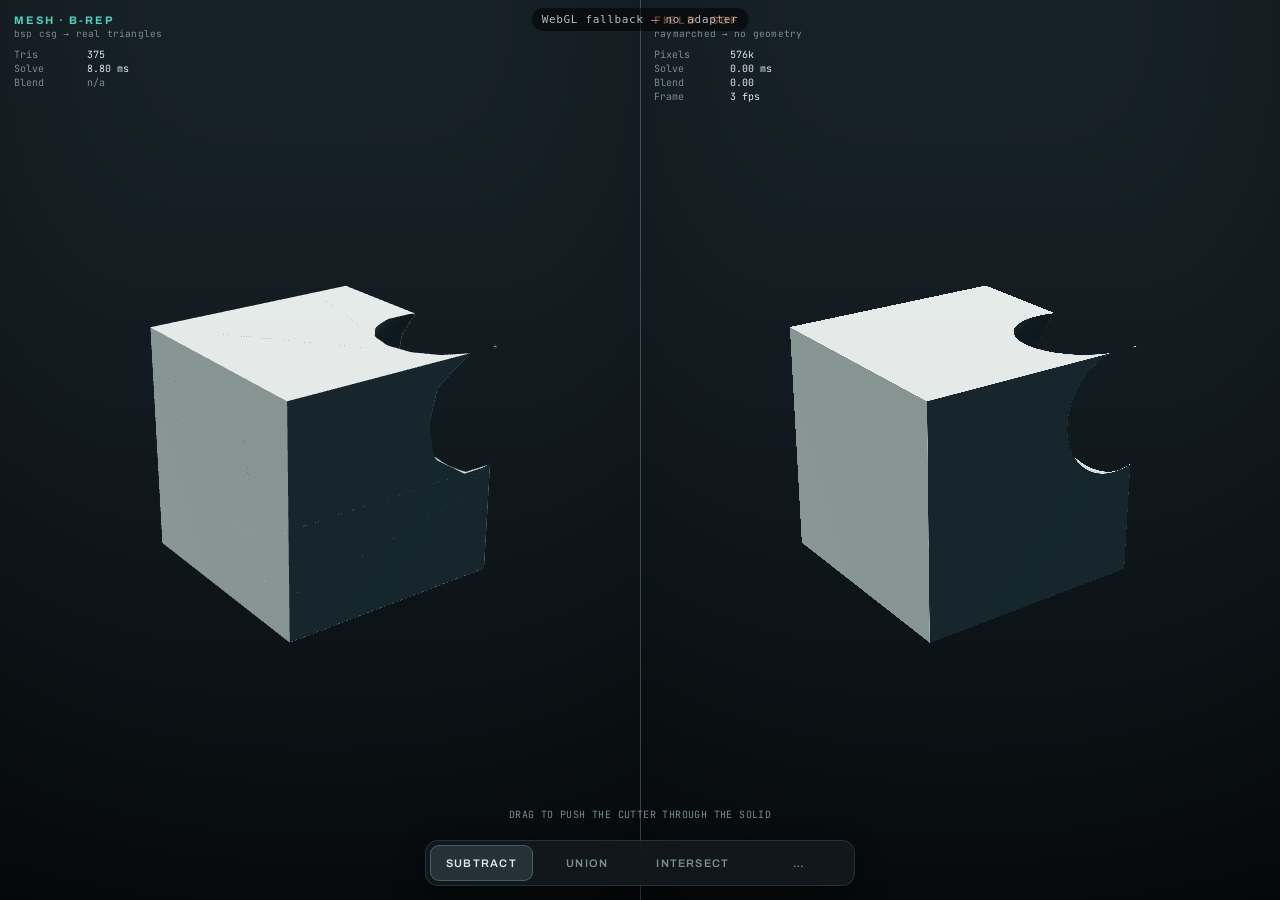
<file: boolean-comparison/index.html>
<!doctype html><html lang="en" data-theme="dark"><head><meta charset=utf-8>
<title>Two Ways to Cut a Solid</title><meta name=viewport content="width=device-width,initial-scale=1"></head><body>

<link rel="stylesheet" href="../fonts/fonts.css">
<style>
/* ---- light is the bare :root; dark redefines the same token names ---- */
:root{
  --bg:#EAEEEE; --panel:rgba(255,255,255,.82); --panel-solid:#FFFFFF;
  --line:rgba(18,38,42,.16); --line-strong:rgba(18,38,42,.32);
  --text:#101A1D; --muted:#54666C;
  --mesh:#0F7F72; --field:#B4551C;
  --shadow:0 1px 2px rgba(12,28,32,.10), 0 10px 26px rgba(12,28,32,.10);
  --scene-top:#F2F5F5; --scene-bot:#C3CFD1;
  --solid:#D8DDDE; --solid-cut:#BFC7C9;
  --key:#FFF6E9; --fill:#9FB4BA;
}
@media (prefers-color-scheme: dark){
  :root:not([data-theme="light"]){
    --bg:#0D1214; --panel:rgba(20,27,30,.80); --panel-solid:#141B1E;
    --line:rgba(150,190,198,.16); --line-strong:rgba(150,190,198,.32);
    --text:#DEE7E9; --muted:#7A8C92;
    --mesh:#4FD1C0; --field:#F0894C;
    --shadow:0 1px 2px rgba(0,0,0,.40), 0 12px 32px rgba(0,0,0,.46);
    --scene-top:#18242A; --scene-bot:#070B0D;
    --solid:#C3CBCE; --solid-cut:#98A4A8;
    --key:#FFEFD8; --fill:#31505C;
  }
}
:root[data-theme="dark"]{
  --bg:#0D1214; --panel:rgba(20,27,30,.80); --panel-solid:#141B1E;
  --line:rgba(150,190,198,.16); --line-strong:rgba(150,190,198,.32);
  --text:#DEE7E9; --muted:#7A8C92;
  --mesh:#4FD1C0; --field:#F0894C;
  --shadow:0 1px 2px rgba(0,0,0,.40), 0 12px 32px rgba(0,0,0,.46);
  --scene-top:#18242A; --scene-bot:#070B0D;
  --solid:#C3CBCE; --solid-cut:#98A4A8;
  --key:#FFEFD8; --fill:#31505C;
}

*{box-sizing:border-box;}
html,body{height:100%;margin:0;padding:0;}
body{
  background:var(--bg); color:var(--text);
  font-family:Archivo, "Helvetica Neue", Arial, sans-serif;
  overflow:hidden; overscroll-behavior:none;
  -webkit-user-select:none; user-select:none;
  -webkit-touch-callout:none; -webkit-tap-highlight-color:transparent;
  touch-action:none;
}
#stage{position:fixed; inset:0; touch-action:none;}
#gl{display:block; width:100%; height:100%; touch-action:none;}

/* ---- per-pane nameplates, coloured by which representation they mark ---- */
.plate{
  position:fixed; z-index:2; pointer-events:none;
  display:flex; flex-direction:column; gap:1px;
}
.plate .tag{
  font-size:11px; font-weight:700; letter-spacing:.18em; text-transform:uppercase;
}
.plate .sub{
  font-family:"JetBrains Mono", ui-monospace, Menlo, monospace;
  font-size:9.5px; letter-spacing:.02em; color:var(--muted);
}
.plate dl{
  margin:7px 0 0; display:grid; grid-template-columns:auto auto; gap:1px 10px;
  font-family:"JetBrains Mono", ui-monospace, Menlo, monospace;
  font-size:10px; font-variant-numeric:tabular-nums;
}
.plate dt{ color:var(--muted); }
.plate dd{ margin:0; color:var(--text); }
.plate dd.off{ color:var(--muted); }
#plateA .tag{ color:var(--mesh); }
#plateB .tag{ color:var(--field); }

/* ---- controls ---- */
.dock{
  position:fixed; left:0; right:0; bottom:0; z-index:3;
  display:flex; flex-direction:column; align-items:center; gap:9px;
  padding:0 max(14px, env(safe-area-inset-left)) max(14px, env(safe-area-inset-bottom))
            max(14px, env(safe-area-inset-right));
  pointer-events:none;
}
.card{
  pointer-events:auto;
  width:min(430px, calc(100vw - 26px));
  background:var(--panel); border:1px solid var(--line); border-radius:13px;
  box-shadow:var(--shadow);
  -webkit-backdrop-filter:blur(16px) saturate(1.35); backdrop-filter:blur(16px) saturate(1.35);
}
.seg{ display:flex; padding:4px; gap:3px; }
.seg button{ flex:1 1 0; }
button{
  font-family:inherit; font-size:11px; font-weight:600; letter-spacing:.11em; text-transform:uppercase;
  color:var(--muted); background:transparent; border:1px solid transparent; border-radius:9px;
  padding:8px 8px; min-height:36px; cursor:pointer; white-space:nowrap;
  transition:background .15s ease, color .15s ease, border-color .15s ease;
}
button:hover{ color:var(--text); background:var(--line); }
button[aria-pressed="true"]{ color:var(--text); background:var(--line); border-color:var(--line-strong); }
button:focus-visible{ outline:2px solid var(--field); outline-offset:2px; }

.knobs{ display:none; flex-direction:column; gap:9px; padding:11px 14px 12px; }
.knobs.open{ display:flex; }
.knob{ display:grid; grid-template-columns:1fr auto; align-items:baseline; gap:3px 10px; }
.knob label{ font-size:10.5px; font-weight:600; letter-spacing:.13em; text-transform:uppercase; color:var(--muted); }
.knob .val{
  font-family:"JetBrains Mono", ui-monospace, Menlo, monospace;
  font-size:10.5px; font-variant-numeric:tabular-nums; color:var(--text);
}
.knob input{ grid-column:1 / -1; }
.knob .note{
  grid-column:1 / -1; margin:-1px 0 0;
  font-family:"JetBrains Mono", ui-monospace, Menlo, monospace;
  font-size:9.5px; line-height:1.45; color:var(--muted);
}
.knob .note b{ color:var(--field); font-weight:400; }
.toggles{ display:flex; gap:3px; }
.toggles button{ flex:1 1 0; }

input[type=range]{ -webkit-appearance:none; appearance:none; width:100%; height:22px; margin:0; background:transparent; cursor:pointer; }
input[type=range]::-webkit-slider-runnable-track{ height:2px; border-radius:1px; background:var(--line-strong); }
input[type=range]::-webkit-slider-thumb{
  -webkit-appearance:none; appearance:none; width:18px; height:18px; margin-top:-8px;
  border-radius:50%; background:var(--field); border:2px solid var(--panel-solid);
  box-shadow:0 1px 3px rgba(0,0,0,.4);
}
input[type=range]::-moz-range-track{ height:2px; border-radius:1px; background:var(--line-strong); border:none; }
input[type=range]::-moz-range-thumb{ width:16px; height:16px; border-radius:50%; background:var(--field); border:2px solid var(--panel-solid); }
input[type=range]#kDetail::-webkit-slider-thumb{ background:var(--mesh); }
input[type=range]#kDetail::-moz-range-thumb{ background:var(--mesh); }
input[type=range]:focus-visible{ outline:2px solid var(--field); outline-offset:4px; border-radius:4px; }

.hint{
  font-family:"JetBrains Mono", ui-monospace, Menlo, monospace;
  font-size:10px; letter-spacing:.04em; text-transform:uppercase; color:var(--muted);
  text-align:center; transition:opacity .5s ease;
}
.hint.gone{ opacity:0; }

#divider{ position:fixed; z-index:1; background:var(--line-strong); pointer-events:none; }
#fallback{ position:fixed; inset:0; z-index:9; display:none; place-content:center; padding:32px; text-align:center; background:var(--bg); }
#fallback.show{ display:grid; }
#fallback strong{ display:block; margin-bottom:10px; font-size:14px; font-weight:700; letter-spacing:.16em; text-transform:uppercase; }
#fallback p{ max-width:34ch; margin:0 auto; line-height:1.6; color:var(--muted); font-size:15px; }


/* ---- Kompaktstufe: Handy und Einbettung im Rahmen. Nur kleine Fenster,
   der Desktop bleibt wie er ist. ---- */
@media (max-width: 640px), (max-height: 460px){
  .plate{ padding:5px 8px; }
  .plate .tag{ font-size:10px; }
  .plate .sub, .plate dl{ display:none; }
  #hint{ display:none; }
  .seg{ padding:3px; gap:2px; }
  .seg button, .toggles button{ font-size:10px; min-height:28px; padding:4px 8px; letter-spacing:.06em; }
  .knobs{ max-height:min(46vh, 280px); overflow:auto; padding:8px 10px; gap:6px; }
}
@media (prefers-reduced-motion: reduce){ *{ transition-duration:.01ms !important; } }
</style>


<div id="stage"><canvas id="gl" aria-label="Two panes comparing a mesh boolean against a signed distance field boolean"></canvas></div>

<div class="plate" id="plateA">
  <span class="tag">Mesh &middot; B-rep</span>
  <span class="sub">bsp csg &rarr; real triangles</span>
  <dl>
    <dt>Tris</dt><dd id="aTris">0</dd>
    <dt>Solve</dt><dd id="aMs">0.0 ms</dd>
    <dt>Blend</dt><dd id="aBlend" class="off">n/a</dd>
  </dl>
</div>

<div class="plate" id="plateB">
  <span class="tag">Field &middot; SDF</span>
  <span class="sub">raymarched &rarr; no geometry</span>
  <dl>
    <dt>Pixels</dt><dd id="bPix">0</dd>
    <dt>Solve</dt><dd id="bMs">0.00 ms</dd>
    <dt>Blend</dt><dd id="bBlend">0.00</dd>
    <dt>Frame</dt><dd id="bFrame">60 fps</dd>
  </dl>
</div>

<div class="dock">
  <p class="hint" id="hint">Drag to push the cutter through the solid</p>
  <div class="card">
    <div class="knobs" id="knobs">
      <div class="knob">
        <label for="kBlend">Blend radius</label><span class="val" id="vBlend">0.00</span>
        <input id="kBlend" type="range" min="0" max="0.34" step="0.01" value="0">
        <p class="note">Free in a field — one <b>smin()</b>. No mesh equivalent.</p>
      </div>
      <div class="knob">
        <label for="kDetail">Mesh detail</label><span class="val" id="vDetail">14 &times; 8</span>
        <input id="kDetail" type="range" min="8" max="28" step="2" value="14">
        <p class="note">Solve cost climbs <b>superlinearly</b>. The field never moves.</p>
      </div>
      <div class="toggles">
        <button id="bWire" type="button" aria-pressed="false">Wireframe</button>
        <button id="bHeat" type="button" aria-pressed="false">Step heat</button>
      </div>
    </div>
    <div class="seg" role="group" aria-label="Boolean operation">
      <button id="opSub" type="button" aria-pressed="true">Subtract</button>
      <button id="opUni" type="button" aria-pressed="false">Union</button>
      <button id="opInt" type="button" aria-pressed="false">Intersect</button>
      <button id="bKnobs" type="button" aria-pressed="false" aria-controls="knobs" title="Options">&hellip;</button>
    </div>
  </div>
</div>

<div id="fallback"><div>
  <strong>WebGPU unavailable</strong>
  <p id="fallbackMsg">This browser could not start a WebGPU context. Try Safari or Chrome with hardware acceleration enabled.</p>
</div></div>

<script>
"use strict";
(function () {

/* =========================================================================
   Two Ways to Cut a Solid

   The same boolean, evaluated two ways, under one camera and one lighting
   rig so the representation is the only variable.

     MESH   a BSP-tree CSG solver, in JS, producing real triangles
     FIELD  a signed distance function, raymarched in the fragment shader

   Both panes are told the same operation, the same box, the same cutter
   sphere. What differs is what a "solid" even means to each of them.

   Diese Fassung zeichnet mit WebGPU (WGSL); das WebGL-Original liegt in
   webgl.html und wird automatisch geladen, wenn WebGPU fehlt.
   ========================================================================= */

var CFG = {
  boxH: 0.62,          // half-extent of the solid being cut
  cutR: 0.46,          // radius of the cutter sphere
  reach: 0.95,         // how far the cutter can be dragged from the origin
  fov: 38 * Math.PI / 180,
  near: 0.05, far: 40,
  maxSteps: 96,
  surf: 0.0016         // raymarch hit threshold
};

var state = {
  op: 0,               // 0 subtract | 1 union | 2 intersect
  blend: 0,
  detail: 14,
  wire: false,
  heat: false,
  cut: { x: 0.52, y: 0.30, z: 0.30 },
  yaw: -0.62, pitch: 0.42,
  autoSpin: true
};

/* ------------------------------------------------------------ mat4 / mat3 */
function m4() { return new Float32Array(16); }

function perspective(o, fovy, aspect, near, far) {
  var f = 1 / Math.tan(fovy * 0.5), nf = 1 / (near - far);
  o.fill(0);
  o[0] = f / aspect; o[5] = f; o[10] = (far + near) * nf; o[11] = -1; o[14] = 2 * far * near * nf;
  return o;
}

// WebGPU-Clip-Tiefe liegt in [0, 1], WebGL in [-1, 1]: die dritte Zeile der
// spaltenweise gespeicherten Projektionsmatrix wird umgerechnet, der Rest bleibt
function clip01(p) {
  p[2]  = 0.5 * p[2]  + 0.5 * p[3];
  p[6]  = 0.5 * p[6]  + 0.5 * p[7];
  p[10] = 0.5 * p[10] + 0.5 * p[11];
  p[14] = 0.5 * p[14] + 0.5 * p[15];
  return p;
}

function lookAt(o, ex, ey, ez, cx, cy, cz) {
  var zx = ex - cx, zy = ey - cy, zz = ez - cz;
  var l = 1 / Math.hypot(zx, zy, zz); zx *= l; zy *= l; zz *= l;
  var xx = zz, xy = 0, xz = -zx;                  // cross((0,1,0), z)
  l = Math.hypot(xx, xy, xz);
  if (l < 1e-6) { xx = 1; xy = 0; xz = 0; } else { l = 1 / l; xx *= l; xy *= l; xz *= l; }
  var yx = zy * xz - zz * xy, yy = zz * xx - zx * xz, yz = zx * xy - zy * xx;
  o[0] = xx; o[1] = yx; o[2] = zx; o[3] = 0;
  o[4] = xy; o[5] = yy; o[6] = zy; o[7] = 0;
  o[8] = xz; o[9] = yz; o[10] = zz; o[11] = 0;
  o[12] = -(xx * ex + xy * ey + xz * ez);
  o[13] = -(yx * ex + yy * ey + yz * ez);
  o[14] = -(zx * ex + zy * ey + zz * ez);
  o[15] = 1;
  return o;
}

function mul(o, a, b) {
  for (var c = 0; c < 4; c++) {
    var b0 = b[c * 4], b1 = b[c * 4 + 1], b2 = b[c * 4 + 2], b3 = b[c * 4 + 3];
    o[c * 4]     = a[0] * b0 + a[4] * b1 + a[8]  * b2 + a[12] * b3;
    o[c * 4 + 1] = a[1] * b0 + a[5] * b1 + a[9]  * b2 + a[13] * b3;
    o[c * 4 + 2] = a[2] * b0 + a[6] * b1 + a[10] * b2 + a[14] * b3;
    o[c * 4 + 3] = a[3] * b0 + a[7] * b1 + a[11] * b2 + a[15] * b3;
  }
  return o;
}

/* =========================================================================
   MESH SIDE - BSP-tree CSG
   The classic Thibault/Naylor construction (as popularised by Evan Wallace's
   csg.js): put each solid's polygons into a BSP tree, use each tree to clip
   the other's polygons, then splice what survives back together.

   Two deliberate departures from the usual implementation, both for
   robustness: split fragments inherit their parent's plane rather than
   recomputing one from three possibly-near-collinear vertices, and the
   cutter sphere is emitted as triangles rather than quads, because a UV
   sphere's quads are not planar and BSP clipping assumes they are.
   ========================================================================= */
var EPS = 1e-5;
var COPLANAR = 0, FRONT = 1, BACK = 2, SPANNING = 3;

function Vtx(x, y, z, nx, ny, nz) {
  this.x = x; this.y = y; this.z = z; this.nx = nx; this.ny = ny; this.nz = nz;
}
Vtx.prototype.clone = function () { return new Vtx(this.x, this.y, this.z, this.nx, this.ny, this.nz); };
Vtx.prototype.flip  = function () { this.nx = -this.nx; this.ny = -this.ny; this.nz = -this.nz; };
Vtx.prototype.lerp  = function (o, t) {
  return new Vtx(this.x + (o.x - this.x) * t, this.y + (o.y - this.y) * t, this.z + (o.z - this.z) * t,
                 this.nx + (o.nx - this.nx) * t, this.ny + (o.ny - this.ny) * t, this.nz + (o.nz - this.nz) * t);
};

function Plane(nx, ny, nz, w) { this.nx = nx; this.ny = ny; this.nz = nz; this.w = w; }
Plane.prototype.clone = function () { return new Plane(this.nx, this.ny, this.nz, this.w); };
Plane.prototype.flip  = function () { this.nx = -this.nx; this.ny = -this.ny; this.nz = -this.nz; this.w = -this.w; };

function planeFrom(v) {
  // walk the fan until three vertices give a non-degenerate normal
  var a = v[0], i, b, c, ux, uy, uz, vx, vy, vz, nx, ny, nz, l;
  for (i = 1; i + 1 < v.length; i++) {
    b = v[i]; c = v[i + 1];
    ux = b.x - a.x; uy = b.y - a.y; uz = b.z - a.z;
    vx = c.x - a.x; vy = c.y - a.y; vz = c.z - a.z;
    nx = uy * vz - uz * vy; ny = uz * vx - ux * vz; nz = ux * vy - uy * vx;
    l = Math.hypot(nx, ny, nz);
    if (l > 1e-10) return new Plane(nx / l, ny / l, nz / l, (nx / l) * a.x + (ny / l) * a.y + (nz / l) * a.z);
  }
  return new Plane(0, 1, 0, 0);                   // fully degenerate; harmless
}

function Poly(verts, plane, tag) {
  this.v = verts; this.plane = plane || planeFrom(verts); this.tag = tag || 0;
}
Poly.prototype.flip = function () {
  this.v.reverse();
  for (var i = 0; i < this.v.length; i++) this.v[i].flip();
  this.plane.flip();
};

// Sort one polygon against this plane, splitting it if it spans.
Plane.prototype.splitPolygon = function (poly, coFront, coBack, front, back) {
  var kind = 0, types = [], i, t, v = poly.v, n = v.length;
  for (i = 0; i < n; i++) {
    t = this.nx * v[i].x + this.ny * v[i].y + this.nz * v[i].z - this.w;
    var ty = (t < -EPS) ? BACK : (t > EPS) ? FRONT : COPLANAR;
    kind |= ty; types.push(ty);
  }
  if (kind === COPLANAR) {
    var d = this.nx * poly.plane.nx + this.ny * poly.plane.ny + this.nz * poly.plane.nz;
    (d > 0 ? coFront : coBack).push(poly);
  } else if (kind === FRONT) {
    front.push(poly);
  } else if (kind === BACK) {
    back.push(poly);
  } else {
    var f = [], b = [];
    for (i = 0; i < n; i++) {
      var j = (i + 1) % n, ti = types[i], tj = types[j], vi = v[i], vj = v[j];
      if (ti !== BACK)  f.push(vi);
      if (ti !== FRONT) b.push(ti !== BACK ? vi.clone() : vi);
      if ((ti | tj) === SPANNING) {
        var num = this.w - (this.nx * vi.x + this.ny * vi.y + this.nz * vi.z);
        var den = this.nx * (vj.x - vi.x) + this.ny * (vj.y - vi.y) + this.nz * (vj.z - vi.z);
        var cut = vi.lerp(vj, num / den);
        f.push(cut); b.push(cut.clone());
      }
    }
    if (f.length >= 3) front.push(new Poly(f, poly.plane.clone(), poly.tag));
    if (b.length >= 3) back.push(new Poly(b, poly.plane.clone(), poly.tag));
  }
};

function Node(polys) {
  this.plane = null; this.front = null; this.back = null; this.polys = [];
  if (polys && polys.length) this.build(polys);
}
Node.prototype.build = function (polys) {
  if (!polys.length) return;
  if (!this.plane) this.plane = polys[0].plane.clone();
  var front = [], back = [], i;
  for (i = 0; i < polys.length; i++)
    this.plane.splitPolygon(polys[i], this.polys, this.polys, front, back);
  if (front.length) { if (!this.front) this.front = new Node(); this.front.build(front); }
  if (back.length)  { if (!this.back)  this.back  = new Node(); this.back.build(back); }
};
Node.prototype.invert = function () {
  for (var i = 0; i < this.polys.length; i++) this.polys[i].flip();
  if (this.plane) this.plane.flip();
  if (this.front) this.front.invert();
  if (this.back)  this.back.invert();
  var t = this.front; this.front = this.back; this.back = t;
};
// drop the parts of `polys` that fall inside this solid
Node.prototype.clipPolygons = function (polys) {
  if (!this.plane) return polys.slice();
  var front = [], back = [], i;
  for (i = 0; i < polys.length; i++) this.plane.splitPolygon(polys[i], front, back, front, back);
  if (this.front) front = this.front.clipPolygons(front);
  if (this.back)  back  = this.back.clipPolygons(back); else back = null;
  if (back) for (i = 0; i < back.length; i++) front.push(back[i]);
  return front;
};
Node.prototype.clipTo = function (other) {
  this.polys = other.clipPolygons(this.polys);
  if (this.front) this.front.clipTo(other);
  if (this.back)  this.back.clipTo(other);
};
Node.prototype.all = function (out) {
  out = out || [];
  for (var i = 0; i < this.polys.length; i++) out.push(this.polys[i]);
  if (this.front) this.front.all(out);
  if (this.back)  this.back.all(out);
  return out;
};

function csgUnion(pa, pb) {
  var A = new Node(pa), B = new Node(pb);
  A.clipTo(B); B.clipTo(A); B.invert(); B.clipTo(A); B.invert();
  A.build(B.all());
  return A.all();
}
function csgSubtract(pa, pb) {
  var A = new Node(pa), B = new Node(pb);
  A.invert(); A.clipTo(B); B.clipTo(A); B.invert(); B.clipTo(A); B.invert();
  A.build(B.all()); A.invert();
  return A.all();
}
function csgIntersect(pa, pb) {
  var A = new Node(pa), B = new Node(pb);
  A.invert(); B.clipTo(A); B.invert(); A.clipTo(B); B.clipTo(A);
  A.build(B.all()); A.invert();
  return A.all();
}

/* ------------------------------------------------------------- primitives */
function boxPolys(h) {
  var faces = [
    [[0, 4, 6, 2], [-1, 0, 0]], [[1, 3, 7, 5], [1, 0, 0]],
    [[0, 1, 5, 4], [0, -1, 0]], [[2, 6, 7, 3], [0, 1, 0]],
    [[0, 2, 3, 1], [0, 0, -1]], [[4, 5, 7, 6], [0, 0, 1]]
  ];
  return faces.map(function (f) {
    return new Poly(f[0].map(function (i) {
      return new Vtx(h * ((i & 1) ? 1 : -1), h * ((i & 2) ? 1 : -1), h * ((i & 4) ? 1 : -1),
                     f[1][0], f[1][1], f[1][2]);
    }));
  });
}

// emitted as triangles: a UV sphere's quads are not planar, and BSP
// clipping quietly misbehaves on polygons that are not
function spherePolys(cx, cy, cz, r, slices, stacks) {
  var polys = [], i, j;
  function vert(u, v) {
    var th = u * Math.PI * 2, ph = v * Math.PI;
    var dx = Math.cos(th) * Math.sin(ph), dy = Math.cos(ph), dz = Math.sin(th) * Math.sin(ph);
    return new Vtx(cx + dx * r, cy + dy * r, cz + dz * r, dx, dy, dz);
  }
  for (i = 0; i < slices; i++) {
    for (j = 0; j < stacks; j++) {
      var u0 = i / slices, u1 = (i + 1) / slices, v0 = j / stacks, v1 = (j + 1) / stacks;
      var a = vert(u0, v0), b = vert(u1, v0), c = vert(u1, v1), d = vert(u0, v1);
      if (j > 0)          polys.push(new Poly([a, b, c.clone()], null, 1));
      if (j < stacks - 1) polys.push(new Poly([a.clone(), c, d], null, 1));
    }
  }
  return polys;
}

/* =========================================================================
   Shader (WGSL). Die Beleuchtung steht einmal unten und wird in BEIDE
   Fragment-Shader (Raster und Raymarch) eingefügt - wären die Hälften auch
   nur leicht verschieden beleuchtet, wäre der Vergleich wertlos.

   Uniform-Structs tragen ihre Byte-Offsets als Kommentar; die Schreib-
   funktionen im Abschnitt "draw" nutzen dieselben Offsets (Float-Index =
   Offset / 4). Ein vec3 belegt 16 Byte, ein f32 darf in seiner Lücke liegen.
   ========================================================================= */
var SHADE = [
"struct Shade {",
"  key      : vec3<f32>,",                 // Offset  0
"  fill     : vec3<f32>,",                 // Offset 16
"  ldir     : vec3<f32>,",                 // Offset 32
"  solid    : vec3<f32>,",                 // Offset 48
"  solidCut : vec3<f32>,",                 // Offset 64 -> Größe 80
"};",
"@group(1) @binding(0) var<uniform> S : Shade;",
"",
"fn shoulder(c : vec3<f32>) -> vec3<f32> {",   // weiches Abrollen der Lichter statt hartem Clip
"  let k = vec3<f32>(0.82);",
"  let d = max(c - k, vec3<f32>(0.0));",
"  return min(c, k) + d / (1.0 + d / (1.0 - k));",
"}",
"",
"fn shade(N : vec3<f32>, V : vec3<f32>, albedo : vec3<f32>) -> vec3<f32> {",
"  let L = normalize(S.ldir);",
"  let H = normalize(L + V);",
"  let ndl = max(dot(N, L), 0.0);",
"  let ndh = max(dot(N, H), 0.0);",
"  let ndv = max(dot(N, V), 0.0);",
"  let fres = pow(1.0 - ndv, 4.0);",
"  let sheen = 0.5 + 0.5 * N.y;",
"  var c = albedo * (S.fill * (0.35 + 0.65 * sheen) * 0.88 + S.key * ndl * 1.22);",
"  c = c + S.key * pow(ndh, 44.0) * 0.85;",
"  c = c + S.fill * fres * 0.40;",
"  return shoulder(c);",
"}"
].join("\n");

/* ------------------------------------------- bildschirmfüllendes Dreieck */
var VS_FULL = [
"@vertex fn vsFull(@builtin(vertex_index) vi : u32) -> @builtin(position) vec4<f32> {",
"  var p = array<vec2<f32>, 3>(vec2<f32>(-1.0, -1.0), vec2<f32>(3.0, -1.0), vec2<f32>(-1.0, 3.0));",
"  return vec4<f32>(p[vi], 0.0, 1.0);",
"}"
].join("\n");

/* --------------------------------------------------------- raster (mesh) */
var WGSL_MESH = [
"struct MeshU {",
"  vp     : mat4x4<f32>,",                 // Offset  0
"  camPos : vec3<f32>,",                   // Offset 64 -> Größe 80
"};",
"@group(0) @binding(0) var<uniform> U : MeshU;",
SHADE,
"",
"struct VOut {",
"  @builtin(position) pos : vec4<f32>,",
"  @location(0) vP : vec3<f32>,",
"  @location(1) vN : vec3<f32>,",
"  @location(2) vT : f32,",
"};",
"",
"@vertex fn vsMesh(@location(0) aPos : vec3<f32>, @location(1) aNor : vec3<f32>,",
"                  @location(2) aTag : f32) -> VOut {",
"  var o : VOut;",
"  o.pos = U.vp * vec4<f32>(aPos, 1.0);",
"  o.vP = aPos; o.vN = aNor; o.vT = aTag;",
"  return o;",
"}",
"",
"@fragment fn fsMesh(i : VOut) -> @location(0) vec4<f32> {",
"  let V = normalize(U.camPos - i.vP);",
"  var N = normalize(i.vN);",
"  if (dot(N, V) < 0.0) { N = -N; }",      // CSG-Ausgabe ist stellenweise doppelseitig
"  let albedo = mix(S.solid, S.solidCut, clamp(i.vT, 0.0, 1.0));",
"  return vec4<f32>(shade(N, V, albedo), 1.0);",
"}"
].join("\n");

/* ------------------------------------------------------- raymarch (field) */
var WGSL_SDF = [
"struct SdfU {",
"  org      : vec2<f32>,",                 // Offset   0  Ursprung/Größe der Hälfte in Gerätepixeln
"  size     : vec2<f32>,",                 // Offset   8
"  camPos   : vec3<f32>,",                 // Offset  16
"  tanHalf  : f32,",                       // Offset  28
"  camRight : vec3<f32>,",                 // Offset  32
"  aspect   : f32,",                       // Offset  44
"  camUp    : vec3<f32>,",                 // Offset  48
"  boxH     : f32,",                       // Offset  60
"  camFwd   : vec3<f32>,",                 // Offset  64
"  cutR     : f32,",                       // Offset  76
"  cut      : vec3<f32>,",                 // Offset  80
"  blend    : f32,",                       // Offset  92
"  op       : f32,",                       // Offset  96
"  heat     : f32,",                       // Offset 100
"  surf     : f32,",                       // Offset 104 -> Größe 112
"};",
"@group(0) @binding(0) var<uniform> U : SdfU;",
SHADE,
VS_FULL,
"",
"fn sdBox(p : vec3<f32>, b : f32) -> f32 {",
"  let q = abs(p) - vec3<f32>(b);",
"  return length(max(q, vec3<f32>(0.0))) + min(max(q.x, max(q.y, q.z)), 0.0);",
"}",
"fn sdSphere(p : vec3<f32>, c : vec3<f32>, r : f32) -> f32 { return length(p - c) - r; }",
"",
/* das gesamte Boolesche Vokabular eines Distanzfelds, in vier Zeilen */
"fn smin(a : f32, b : f32, k : f32) -> f32 {",
"  if (k <= 0.0) { return min(a, b); }",
"  let h = clamp(0.5 + 0.5 * (b - a) / k, 0.0, 1.0);",
"  return mix(b, a, h) - k * h * (1.0 - h);",
"}",
"fn smax(a : f32, b : f32, k : f32) -> f32 { return -smin(-a, -b, k); }",
"",
"fn combine(a : f32, b : f32) -> f32 {",
"  if (U.op < 0.5) { return smax(a, -b, U.blend); }",   // subtract
"  if (U.op < 1.5) { return smin(a,  b, U.blend); }",   // union
"  return smax(a, b, U.blend);",                         // intersect
"}",
"fn map(p : vec3<f32>) -> f32 { return combine(sdBox(p, U.boxH), sdSphere(p, U.cut, U.cutR)); }",
"",
"fn normalAt(p : vec3<f32>) -> vec3<f32> {",
"  let e = vec2<f32>(1.0, -1.0) * 0.0007;",
"  return normalize(e.xyy * map(p + e.xyy) + e.yyx * map(p + e.yyx) +",
"                   e.yxy * map(p + e.yxy) + e.xxx * map(p + e.xxx));",
"}",
"",
"fn heatRamp(t : f32) -> vec3<f32> {",
"  let a = vec3<f32>(0.03, 0.05, 0.07); let b = vec3<f32>(0.12, 0.34, 0.42);",
"  let c = vec3<f32>(0.94, 0.54, 0.30); let d = vec3<f32>(1.0, 0.97, 0.90);",
"  if (t < 0.40) { return mix(a, b, t / 0.40); }",
"  if (t < 0.75) { return mix(b, c, (t - 0.40) / 0.35); }",
"  return mix(c, d, (t - 0.75) / 0.25);",
"}",
"",
"@fragment fn fsSdf(@builtin(position) fc : vec4<f32>) -> @location(0) vec4<f32> {",
"  var uv = (fc.xy - U.org) / U.size * 2.0 - 1.0;",
"  uv.y = -uv.y;",   // position hat den Ursprung oben links, gl_FragCoord hatte ihn unten links
"  let rd = normalize(U.camRight * (uv.x * U.tanHalf * U.aspect) +",
"                     U.camUp    * (uv.y * U.tanHalf) + U.camFwd);",
"  let ro = U.camPos;",
"",
/* den leeren Raum vor der Hüllkugel der Szene überspringen */
"  let bb = dot(ro, rd);",
"  let cc = dot(ro, ro) - 1.85 * 1.85;",
"  let hh = bb * bb - cc;",
"  if (hh < 0.0) { discard; }",
"  let root = sqrt(hh);",
"  var t = max(-bb - root, 0.0);",
"  let tmax = -bb + root;",
"",
"  var steps = 0.0;",
"  var hit = false;",
"  for (var i = 0; i < 96; i++) {",
"    let p = ro + rd * t;",
"    let d = map(p);",
"    steps = steps + 1.0;",
"    if (d < U.surf) { hit = true; break; }",
"    t = t + d;",
"    if (t > tmax) { break; }",
"  }",
"",
"  if (U.heat > 0.5) { return vec4<f32>(heatRamp(steps / 96.0), 1.0); }",
"  if (!hit) { discard; }",
"",
"  let p = ro + rd * t;",
"  let N = normalAt(p);",
"  let V = normalize(U.camPos - p);",
/* die Fläche nach ihrem Primitiv einfärben, passend zu den Tags der Mesh-Hälfte;
   GLSL hatte smoothstep(0.010, -0.010, ds - db) - dieselbe Kurve, hier mit
   aufsteigenden Kanten, weil WGSL fallende Kanten nicht zusichert */
"  let db = abs(sdBox(p, U.boxH)); let ds = abs(sdSphere(p, U.cut, U.cutR));",
"  let tag = smoothstep(-0.010, 0.010, db - ds);",
"  return vec4<f32>(shade(N, V, mix(S.solid, S.solidCut, tag)), 1.0);",
"}"
].join("\n");

/* ------------------------------------------------------------ wire + sky */
var WGSL_LINE = [
"struct LineU {",
"  vp    : mat4x4<f32>,",                  // Offset  0
"  color : vec3<f32>,",                    // Offset 64
"  alpha : f32,",                          // Offset 76 -> Größe 80
"};",
"@group(0) @binding(0) var<uniform> U : LineU;",
"@vertex fn vsLine(@location(0) aPos : vec3<f32>) -> @builtin(position) vec4<f32> {",
"  return U.vp * vec4<f32>(aPos, 1.0);",
"}",
"@fragment fn fsLine() -> @location(0) vec4<f32> { return vec4<f32>(U.color, U.alpha); }"
].join("\n");

var WGSL_SKY = [
"struct SkyU {",
"  org  : vec2<f32>,",                     // Offset  0
"  size : vec2<f32>,",                     // Offset  8
"  top  : vec3<f32>,",                     // Offset 16
"  bot  : vec3<f32>,",                     // Offset 32 -> Größe 48
"};",
"@group(0) @binding(0) var<uniform> U : SkyU;",
VS_FULL,
"",
"@fragment fn fsSky(@builtin(position) fc : vec4<f32>) -> @location(0) vec4<f32> {",
"  var uv = (fc.xy - U.org) / U.size;",
"  uv.y = 1.0 - uv.y;",   // Ursprung oben links -> y nach oben wie gl_FragCoord
"  var c = mix(U.bot, U.top, pow(clamp(uv.y, 0.0, 1.0), 0.9));",
"  c = c * (1.0 - smoothstep(0.30, 1.0, distance(uv, vec2<f32>(0.5, 0.55))) * 0.38);",
"  return vec4<f32>(c, 1.0);",
"}"
].join("\n");

/* ---------------------------------------------------------- WebGPU-Gerät */
var canvas = document.getElementById("gl");
var device = null, context = null, format = null;

function zeigeHinweis(text) {                    // Hinweis-Overlay, nur für Geräteverlust zur Laufzeit
  document.getElementById("fallbackMsg").textContent = text;
  document.getElementById("fallback").classList.add("show");
}
function rueckfall(grund) {
  console.error("WebGPU unavailable (" + grund + "), switching to the WebGL version");
  location.replace("webgl.html#fallback=" + encodeURIComponent(grund));
}
async function starteWebGPU(canvas) {
  if (!navigator.gpu) return rueckfall(window.isSecureContext ? "no navigator.gpu" : "insecure context, WebGPU needs https or localhost");
  var adapter = await navigator.gpu.requestAdapter();
  if (!adapter) return rueckfall("no adapter");
  var device = await adapter.requestDevice();
  device.addEventListener("uncapturederror", function (e) { console.error("WebGPU:", e.error.message); });
  device.lost.then(function (info) { if (info.reason !== "destroyed") zeigeHinweis("GPU device lost: " + info.message); });
  var context = canvas.getContext("webgpu");
  var format = navigator.gpu.getPreferredCanvasFormat();
  context.configure({ device: device, format: format, alphaMode: "opaque" });
  return { adapter: adapter, device: device, context: context, format: format };
}

/* Shader-Modul anlegen und die Übersetzungsmeldungen (Zeile:Spalte im WGSL)
   in die Konsole geben */
async function modul(code, label) {
  var m = device.createShaderModule({ label: label, code: code });
  var info = await m.getCompilationInfo();
  for (var i = 0; i < info.messages.length; i++) {
    var msg = info.messages[i];
    var text = "WGSL " + label + " " + msg.type + " " + msg.lineNum + ":" + msg.linePos + " " + msg.message;
    if (msg.type === "error") console.error(text); else console.warn(text);
  }
  return m;
}

/* GPU-Ressourcen: Pipelines, Uniform-Puffer, Bind-Groups, Vertex-Puffer,
   MSAA-/Tiefenziele */
var G = { bglU: null, pipeSky: null, pipeMesh: null, pipeMeshOffset: null, pipeLine: null, pipeSdf: null,
          uShade: null, uMesh: null, uSdf: null, uLine: null, uSky: [null, null],
          bgShade: null, bgMesh: null, bgSdf: null, bgLine: null, bgSky: [null, null],
          bufP: null, bufN: null, bufT: null, bufL: null, cap: 0, lcap: 0,
          msaaTex: null, depthTex: null, msaaView: null, depthView: null };

function uniformPuffer(bytes, label) {
  return device.createBuffer({ label: label, size: bytes,
                               usage: GPUBufferUsage.UNIFORM | GPUBufferUsage.COPY_DST });
}
function bindGroup(buf) {
  return device.createBindGroup({ layout: G.bglU, entries: [{ binding: 0, resource: { buffer: buf } }] });
}

async function baueGpu() {
  var DEPTH = "depth24plus", MSAA = { count: 4 };   // 4x wie antialias:true in WebGL
  G.bglU = device.createBindGroupLayout({ entries: [
    { binding: 0, visibility: GPUShaderStage.VERTEX | GPUShaderStage.FRAGMENT, buffer: { type: "uniform" } } ] });
  var plEins = device.createPipelineLayout({ bindGroupLayouts: [G.bglU] });          // Himmel, Linien
  var plZwei = device.createPipelineLayout({ bindGroupLayouts: [G.bglU, G.bglU] });  // Mesh, SDF (+ Shade)

  var mSky  = await modul(WGSL_SKY,  "sky");
  var mMesh = await modul(WGSL_MESH, "mesh");
  var mLine = await modul(WGSL_LINE, "line");
  var mSdf  = await modul(WGSL_SDF,  "sdf");

  /* Himmel: kein Tiefentest, kein Tiefenschreiben (DEPTH_TEST war aus) */
  G.pipeSky = device.createRenderPipeline({
    label: "sky", layout: plEins,
    vertex: { module: mSky, entryPoint: "vsFull" },
    fragment: { module: mSky, entryPoint: "fsSky", targets: [{ format: format }] },
    primitive: { topology: "triangle-list" },
    depthStencil: { format: DEPTH, depthWriteEnabled: false, depthCompare: "always" },
    multisample: MSAA });

  /* Mesh: Tiefentest LESS mit Schreiben, doppelseitig (kein Culling); zweite
     Fassung mit Polygon-Offset (1, 1) für die Füllung unter dem Drahtgitter */
  function meshPipe(label, offset) {
    return device.createRenderPipeline({
      label: label, layout: plZwei,
      vertex: { module: mMesh, entryPoint: "vsMesh", buffers: [
        { arrayStride: 12, attributes: [{ shaderLocation: 0, offset: 0, format: "float32x3" }] },
        { arrayStride: 12, attributes: [{ shaderLocation: 1, offset: 0, format: "float32x3" }] },
        { arrayStride: 4,  attributes: [{ shaderLocation: 2, offset: 0, format: "float32" }] } ] },
      fragment: { module: mMesh, entryPoint: "fsMesh", targets: [{ format: format }] },
      primitive: { topology: "triangle-list", cullMode: "none" },
      depthStencil: { format: DEPTH, depthWriteEnabled: true, depthCompare: "less",
                      depthBias: offset ? 1 : 0, depthBiasSlopeScale: offset ? 1.0 : 0.0, depthBiasClamp: 0.0 },
      multisample: MSAA });
  }
  G.pipeMesh = meshPipe("mesh", false);
  G.pipeMeshOffset = meshPipe("mesh-offset", true);

  /* Drahtgitter: 1-px-Linien, Blend SRC_ALPHA / ONE_MINUS_SRC_ALPHA, Tiefentest wie das Mesh */
  G.pipeLine = device.createRenderPipeline({
    label: "line", layout: plEins,
    vertex: { module: mLine, entryPoint: "vsLine", buffers: [
      { arrayStride: 12, attributes: [{ shaderLocation: 0, offset: 0, format: "float32x3" }] } ] },
    fragment: { module: mLine, entryPoint: "fsLine", targets: [{ format: format, blend: {
      color: { srcFactor: "src-alpha", dstFactor: "one-minus-src-alpha", operation: "add" },
      alpha: { srcFactor: "src-alpha", dstFactor: "one-minus-src-alpha", operation: "add" } } }] },
    primitive: { topology: "line-list" },
    depthStencil: { format: DEPTH, depthWriteEnabled: true, depthCompare: "less" },
    multisample: MSAA });

  /* Raymarch: bildschirmfüllendes Dreieck, kein Tiefentest, discard wo nichts getroffen */
  G.pipeSdf = device.createRenderPipeline({
    label: "sdf", layout: plZwei,
    vertex: { module: mSdf, entryPoint: "vsFull" },
    fragment: { module: mSdf, entryPoint: "fsSdf", targets: [{ format: format }] },
    primitive: { topology: "triangle-list" },
    depthStencil: { format: DEPTH, depthWriteEnabled: false, depthCompare: "always" },
    multisample: MSAA });

  G.uShade = uniformPuffer(80, "shade");  G.bgShade = bindGroup(G.uShade);
  G.uMesh  = uniformPuffer(80, "mesh");   G.bgMesh  = bindGroup(G.uMesh);
  G.uSdf   = uniformPuffer(112, "sdf");   G.bgSdf   = bindGroup(G.uSdf);
  G.uLine  = uniformPuffer(80, "line");   G.bgLine  = bindGroup(G.uLine);
  // der Himmel wird je Frame zweimal gezeichnet (eine Hälfte je Aufruf); ein
  // zweites writeBuffer vor dem Submit träfe beide Aufrufe, darum zwei Puffer
  G.uSky[0] = uniformPuffer(48, "skyA");  G.bgSky[0] = bindGroup(G.uSky[0]);
  G.uSky[1] = uniformPuffer(48, "skyB");  G.bgSky[1] = bindGroup(G.uSky[1]);
}

/* Vertex-Puffer der Mesh-Hälfte: wachsen nur mit MB.cap und werden bei jeder
   Neuberechnung per writeBuffer gefüllt - nie je Frame neu angelegt */
function sichereVertexPuffer() {
  var usage = GPUBufferUsage.VERTEX | GPUBufferUsage.COPY_DST;
  if (MB.cap > G.cap) {
    if (G.bufP) { G.bufP.destroy(); G.bufN.destroy(); G.bufT.destroy(); }
    G.cap = MB.cap;
    G.bufP = device.createBuffer({ label: "pos", size: G.cap * 12, usage: usage });
    G.bufN = device.createBuffer({ label: "nor", size: G.cap * 12, usage: usage });
    G.bufT = device.createBuffer({ label: "tag", size: G.cap * 4,  usage: usage });
  }
  if (MB.lcap > G.lcap) {
    if (G.bufL) G.bufL.destroy();
    G.lcap = MB.lcap;
    G.bufL = device.createBuffer({ label: "line", size: G.lcap * 12, usage: usage });
  }
}

/* ------------------------------------------------------- palette from CSS */
var PAL = {};
function rgb(css, name, fb) {
  var v = css.getPropertyValue(name).trim() || fb;
  if (v.charAt(0) === "#") {
    if (v.length === 4) v = "#" + v[1] + v[1] + v[2] + v[2] + v[3] + v[3];
    return [parseInt(v.substr(1, 2), 16) / 255, parseInt(v.substr(3, 2), 16) / 255,
            parseInt(v.substr(5, 2), 16) / 255];
  }
  var m = v.match(/[\d.]+/g);
  return (m && m.length >= 3) ? [+m[0] / 255, +m[1] / 255, +m[2] / 255] : [0.5, 0.5, 0.5];
}
function readPalette() {
  var c = getComputedStyle(document.documentElement);
  PAL.top   = rgb(c, "--scene-top", "#18242A");
  PAL.bot   = rgb(c, "--scene-bot", "#070B0D");
  PAL.solid = rgb(c, "--solid",     "#C3CBCE");
  PAL.cut   = rgb(c, "--solid-cut", "#98A4A8");
  PAL.key   = rgb(c, "--key",       "#FFEFD8");
  PAL.fill  = rgb(c, "--fill",      "#31505C");
  PAL.mesh  = rgb(c, "--mesh",      "#4FD1C0");
}
readPalette();
var mqDark = window.matchMedia("(prefers-color-scheme: dark)");
(mqDark.addEventListener ? mqDark.addEventListener.bind(mqDark, "change")
                         : mqDark.addListener.bind(mqDark))(readPalette);
new MutationObserver(readPalette).observe(document.documentElement,
  { attributes: true, attributeFilter: ["data-theme", "class", "style"] });

/* ------------------------------------------ CSG evaluation + tessellation */
var MB = { P: null, N: null, T: null, L: null, tri: 0, line: 0, cap: 0, lcap: 0 };
var solved = { key: "", ms: 0, tris: 0 };

function ensure(n, ln) {
  if (n > MB.cap) {
    MB.cap = Math.max(n, MB.cap * 2, 4096);
    MB.P = new Float32Array(MB.cap * 3); MB.N = new Float32Array(MB.cap * 3);
    MB.T = new Float32Array(MB.cap);
  }
  if (ln > MB.lcap) { MB.lcap = Math.max(ln, MB.lcap * 2, 4096); MB.L = new Float32Array(MB.lcap * 3); }
}

function tessellate(polys) {
  var i, j, nv = 0, nl = 0;
  for (i = 0; i < polys.length; i++) { nv += (polys[i].v.length - 2) * 3; nl += polys[i].v.length * 2; }
  ensure(nv, nl);
  var vi = 0, li = 0;
  for (i = 0; i < polys.length; i++) {
    var v = polys[i].v, tag = polys[i].tag, n = v.length;
    for (j = 2; j < n; j++) {                       // fan triangulation for the fill
      var tri = [v[0], v[j - 1], v[j]];
      // drop slivers: CSG splitting leaves degenerate fragments that
      // otherwise z-fight into visible specks across the flat faces
      var e1x = tri[1].x - tri[0].x, e1y = tri[1].y - tri[0].y, e1z = tri[1].z - tri[0].z;
      var e2x = tri[2].x - tri[0].x, e2y = tri[2].y - tri[0].y, e2z = tri[2].z - tri[0].z;
      var cx2 = e1y * e2z - e1z * e2y, cy2 = e1z * e2x - e1x * e2z, cz2 = e1x * e2y - e1y * e2x;
      if (cx2 * cx2 + cy2 * cy2 + cz2 * cz2 < 4e-11) continue;
      for (var k = 0; k < 3; k++) {
        MB.P[vi * 3] = tri[k].x; MB.P[vi * 3 + 1] = tri[k].y; MB.P[vi * 3 + 2] = tri[k].z;
        MB.N[vi * 3] = tri[k].nx; MB.N[vi * 3 + 1] = tri[k].ny; MB.N[vi * 3 + 2] = tri[k].nz;
        MB.T[vi] = tag; vi++;
      }
    }
    for (j = 0; j < n; j++) {                       // true polygon edges, not fan diagonals
      var a = v[j], b = v[(j + 1) % n];
      MB.L[li * 3] = a.x; MB.L[li * 3 + 1] = a.y; MB.L[li * 3 + 2] = a.z; li++;
      MB.L[li * 3] = b.x; MB.L[li * 3 + 1] = b.y; MB.L[li * 3 + 2] = b.z; li++;
    }
  }
  MB.tri = vi; MB.line = li;
}

function solveMesh() {
  var stacks = Math.max(4, Math.round(state.detail * 0.6));
  var key = [state.op, state.detail, state.cut.x.toFixed(4), state.cut.y.toFixed(4),
             state.cut.z.toFixed(4)].join("|");
  if (key === solved.key) return;

  var t0 = (performance && performance.now) ? performance.now() : Date.now();
  var out;
  try {
    var A = boxPolys(CFG.boxH);
    var B = spherePolys(state.cut.x, state.cut.y, state.cut.z, CFG.cutR, state.detail, stacks);
    out = state.op === 0 ? csgSubtract(A, B) : state.op === 1 ? csgUnion(A, B) : csgIntersect(A, B);
    tessellate(out);
  } catch (err) {
    solved.key = key;                     // keep the last good mesh on screen
    return;
  }
  var t1 = (performance && performance.now) ? performance.now() : Date.now();

  solved.key = key; solved.ms = t1 - t0; solved.tris = MB.tri / 3;

  // Vertex-Puffer nur bei einer Neuberechnung füllen (writeBuffer), nie je Frame anlegen
  sichereVertexPuffer();
  if (MB.tri > 0) {
    device.queue.writeBuffer(G.bufP, 0, MB.P, 0, MB.tri * 3);
    device.queue.writeBuffer(G.bufN, 0, MB.N, 0, MB.tri * 3);
    device.queue.writeBuffer(G.bufT, 0, MB.T, 0, MB.tri);
  }
  if (MB.line > 0) device.queue.writeBuffer(G.bufL, 0, MB.L, 0, MB.line * 3);
}

/* ---------------------------------------------------------- panes, camera */
var divider = document.createElement("div");
divider.id = "divider";
document.body.appendChild(divider);

var W = 1, H = 1, dpr = 1, wide = false;
var paneA = { x: 0, y: 0, w: 1, h: 1 }, paneB = { x: 0, y: 0, w: 1, h: 1 };
var cam = { dist: 4, ex: 0, ey: 0, ez: 4, rx: 1, ry: 0, rz: 0, ux: 0, uy: 1, uz: 0,
            fx: 0, fy: 0, fz: -1, scale: 0.004 };
var view = m4(), proj = m4(), vp = m4();
var renderScale = 1;
var SCENE_R = 1.52;

function fitDistance(aspect) {
  var vHalf = CFG.fov * 0.5;
  var hHalf = Math.atan(Math.tan(vHalf) * aspect);
  return SCENE_R / Math.sin(Math.min(vHalf, hHalf)) * 1.06;
}

/* MSAA-Farb- und Tiefentextur in Canvas-Größe (4x, wie antialias:true in WebGL);
   bei Größenänderung neu anlegen und die alten freigeben */
function sichereZiele() {
  if (G.msaaTex && G.msaaTex.width === W && G.msaaTex.height === H) return;
  if (G.msaaTex) G.msaaTex.destroy();
  if (G.depthTex) G.depthTex.destroy();
  G.msaaTex = device.createTexture({ label: "msaa", size: [W, H], sampleCount: 4, format: format,
                                     usage: GPUTextureUsage.RENDER_ATTACHMENT });
  G.depthTex = device.createTexture({ label: "depth", size: [W, H], sampleCount: 4, format: "depth24plus",
                                      usage: GPUTextureUsage.RENDER_ATTACHMENT });
  G.msaaView = G.msaaTex.createView();
  G.depthView = G.depthTex.createView();
}

function layout() {
  dpr = Math.min(window.devicePixelRatio || 1, 2) * renderScale;
  var cw = canvas.clientWidth || window.innerWidth;
  var ch = canvas.clientHeight || window.innerHeight;
  W = Math.max(2, Math.round(cw * dpr)); H = Math.max(2, Math.round(ch * dpr));
  if (canvas.width !== W) canvas.width = W;
  if (canvas.height !== H) canvas.height = H;
  sichereZiele();

  wide = (cw / ch) > 1.08;
  if (wide) {
    var half = Math.floor(W / 2);
    paneA = { x: 0, y: 0, w: half, h: H };
    paneB = { x: half, y: 0, w: W - half, h: H };
  } else {
    var hh = Math.floor(H / 2);
    paneA = { x: 0, y: 0, w: W, h: H - hh };       // WebGPU-Ursprung ist oben links: A oben, B unten
    paneB = { x: 0, y: H - hh, w: W, h: hh };
  }
  cam.dist = Math.max(fitDistance(paneA.w / paneA.h), fitDistance(paneB.w / paneB.h));
  cam.scale = (2 * cam.dist * Math.tan(CFG.fov * 0.5)) / (paneA.h / dpr);

  // place the DOM nameplates to match the GL panes
  var pad = 14, plateA = document.getElementById("plateA"), plateB = document.getElementById("plateB");
  var topInset = "max(" + pad + "px, env(safe-area-inset-top))";
  plateA.style.left = "max(" + pad + "px, env(safe-area-inset-left))";
  plateA.style.top = topInset;
  if (wide) {
    plateB.style.left = (cw / 2 + pad) + "px";
    plateB.style.right = "auto";
    plateB.style.top = topInset;
  } else {
    plateB.style.left = "max(" + pad + "px, env(safe-area-inset-left))";
    plateB.style.right = "auto";
    plateB.style.top = (ch / 2 + pad) + "px";
  }
  if (wide) {
    divider.style.left = (cw / 2) + "px"; divider.style.top = "0";
    divider.style.width = "1px"; divider.style.height = "100%";
  } else {
    divider.style.left = "0"; divider.style.top = (ch / 2) + "px";
    divider.style.width = "100%"; divider.style.height = "1px";
  }
  document.getElementById("bPix").textContent =
    (paneB.w * paneB.h / 1000 < 1000 ? Math.round(paneB.w * paneB.h / 1000) + "k"
                                     : (paneB.w * paneB.h / 1e6).toFixed(1) + "M");
}

function updateCamera() {
  var cp = Math.cos(state.pitch), sp = Math.sin(state.pitch);
  cam.ex = cam.dist * cp * Math.sin(state.yaw);
  cam.ey = cam.dist * sp;
  cam.ez = cam.dist * cp * Math.cos(state.yaw);
  var l = 1 / Math.hypot(cam.ex, cam.ey, cam.ez);
  cam.fx = -cam.ex * l; cam.fy = -cam.ey * l; cam.fz = -cam.ez * l;
  // right = normalize(cross(fwd, worldUp))
  var rx = -cam.fz, ry = 0, rz = cam.fx;         // cross(fwd, worldUp)
  l = Math.hypot(rx, ry, rz); if (l < 1e-6) { rx = 1; rz = 0; l = 1; }
  cam.rx = rx / l; cam.ry = 0; cam.rz = rz / l;
  cam.ux = cam.ry * cam.fz - cam.rz * cam.fy;
  cam.uy = cam.rz * cam.fx - cam.rx * cam.fz;
  cam.uz = cam.rx * cam.fy - cam.ry * cam.fx;
  lookAt(view, cam.ex, cam.ey, cam.ez, 0, 0, 0);
}

/* ------------------------------------------------------------------ draw */
var LDIR = [0, 1, 0];

/* Uniform-Structs mit festen Byte-Offsets füllen (Float-Index = Offset / 4),
   siehe die Struct-Kommentare in den WGSL-Quellen oben */
var F_SHADE = new Float32Array(20), F_MESH = new Float32Array(20), F_LINE = new Float32Array(20);
var F_SDF = new Float32Array(28), F_SKY = new Float32Array(12);

function put3(f, i, v) { f[i] = v[0]; f[i + 1] = v[1]; f[i + 2] = v[2]; }

function schreibeShade() {                        // Shade: key 0, fill 16, ldir 32, solid 48, solidCut 64
  put3(F_SHADE, 0, PAL.key); put3(F_SHADE, 4, PAL.fill); put3(F_SHADE, 8, LDIR);
  put3(F_SHADE, 12, PAL.solid); put3(F_SHADE, 16, PAL.cut);
  device.queue.writeBuffer(G.uShade, 0, F_SHADE);
}
function schreibeSky(i, pane) {                   // SkyU: org 0, size 8, top 16, bot 32
  F_SKY[0] = pane.x; F_SKY[1] = pane.y; F_SKY[2] = pane.w; F_SKY[3] = pane.h;
  put3(F_SKY, 4, PAL.top); put3(F_SKY, 8, PAL.bot);
  device.queue.writeBuffer(G.uSky[i], 0, F_SKY);
}
function schreibeMesh() {                         // MeshU: vp 0, camPos 64
  F_MESH.set(vp, 0);
  F_MESH[16] = cam.ex; F_MESH[17] = cam.ey; F_MESH[18] = cam.ez;
  device.queue.writeBuffer(G.uMesh, 0, F_MESH);
}
function schreibeLine() {                         // LineU: vp 0, color 64, alpha 76
  F_LINE.set(vp, 0);
  put3(F_LINE, 16, PAL.mesh); F_LINE[19] = 0.62;
  device.queue.writeBuffer(G.uLine, 0, F_LINE);
}
function schreibeSdf(pane) {                      // SdfU: Offsets siehe Struct-Kommentar
  var f = F_SDF;
  f[0] = pane.x; f[1] = pane.y; f[2] = pane.w; f[3] = pane.h;
  f[4] = cam.ex; f[5] = cam.ey; f[6] = cam.ez;     f[7] = Math.tan(CFG.fov * 0.5);
  f[8] = cam.rx; f[9] = cam.ry; f[10] = cam.rz;    f[11] = pane.w / pane.h;
  f[12] = cam.ux; f[13] = cam.uy; f[14] = cam.uz;  f[15] = CFG.boxH;
  f[16] = cam.fx; f[17] = cam.fy; f[18] = cam.fz;  f[19] = CFG.cutR;
  f[20] = state.cut.x; f[21] = state.cut.y; f[22] = state.cut.z; f[23] = state.blend;
  f[24] = state.op; f[25] = state.heat ? 1 : 0; f[26] = CFG.surf; f[27] = 0;
  device.queue.writeBuffer(G.uSdf, 0, f);
}

function draw() {
  // key light lives in camera space, so orbiting never plunges the solid
  // into darkness - and both panes are handed the identical vector
  LDIR[0] = cam.rx * -0.45 + cam.ux * 0.72 + cam.fx * -0.50;
  LDIR[1] = cam.ry * -0.45 + cam.uy * 0.72 + cam.fy * -0.50;
  LDIR[2] = cam.rz * -0.45 + cam.uz * 0.72 + cam.fz * -0.50;

  perspective(proj, CFG.fov, paneA.w / paneA.h, CFG.near, CFG.far);
  clip01(proj);                                   // Tiefe 0…1 statt -1…1
  mul(vp, proj, view);

  // alle Uniforms vor dem Submit schreiben; writeBuffer liegt in der Queue davor
  schreibeShade();
  schreibeSky(0, paneA); schreibeSky(1, paneB);
  schreibeMesh();
  if (state.wire) schreibeLine();
  schreibeSdf(paneB);

  // ein Render-Pass für beide Hälften: die MSAA-Farbe wird in die Canvas-Textur
  // aufgelöst, die Tiefe wird einmal gelöscht (nur Hälfte A testet sie)
  var enc = device.createCommandEncoder();
  var pass = enc.beginRenderPass({
    colorAttachments: [{ view: G.msaaView, resolveTarget: context.getCurrentTexture().createView(),
                         loadOp: "clear", clearValue: { r: 0, g: 0, b: 0, a: 1 }, storeOp: "discard" }],
    depthStencilAttachment: { view: G.depthView, depthClearValue: 1.0,
                              depthLoadOp: "clear", depthStoreOp: "discard" }
  });

  /* ---- pane A : real triangles from the CSG solver ---- */
  pass.setViewport(paneA.x, paneA.y, paneA.w, paneA.h, 0, 1);
  pass.setScissorRect(paneA.x, paneA.y, paneA.w, paneA.h);
  pass.setPipeline(G.pipeSky);
  pass.setBindGroup(0, G.bgSky[0]);
  pass.draw(3);
  pass.setPipeline(state.wire ? G.pipeMeshOffset : G.pipeMesh);   // Polygon-Offset nur unter dem Drahtgitter
  pass.setBindGroup(0, G.bgMesh);
  pass.setBindGroup(1, G.bgShade);
  if (MB.tri > 0) {
    pass.setVertexBuffer(0, G.bufP);
    pass.setVertexBuffer(1, G.bufN);
    pass.setVertexBuffer(2, G.bufT);
    pass.draw(MB.tri);
  }
  if (state.wire && MB.line > 0) {
    pass.setPipeline(G.pipeLine);
    pass.setBindGroup(0, G.bgLine);
    pass.setVertexBuffer(0, G.bufL);
    pass.draw(MB.line);
  }

  /* ---- pane B : the same solid, never built ---- */
  pass.setViewport(paneB.x, paneB.y, paneB.w, paneB.h, 0, 1);
  pass.setScissorRect(paneB.x, paneB.y, paneB.w, paneB.h);
  pass.setPipeline(G.pipeSky);
  pass.setBindGroup(0, G.bgSky[1]);
  pass.draw(3);
  pass.setPipeline(G.pipeSdf);
  pass.setBindGroup(0, G.bgSdf);
  pass.setBindGroup(1, G.bgShade);
  pass.draw(3);

  pass.end();
  device.queue.submit([enc.finish()]);
}

/* ----------------------------------------------------------------- input */
var stage = document.getElementById("stage");
var hint = document.getElementById("hint");
var ptrs = new Map(), anchor = null, idle = 0;

function centroid() {
  var x = 0, y = 0;
  ptrs.forEach(function (p) { x += p.x; y += p.y; });
  var n = ptrs.size || 1;
  return { x: x / n, y: y / n, n: ptrs.size };
}
function reanchor() {
  var c = centroid();
  anchor = { cx: c.x, cy: c.y, n: c.n, yaw: state.yaw, pitch: state.pitch,
             cut: { x: state.cut.x, y: state.cut.y, z: state.cut.z } };
}
function touched() {
  idle = 0;
  if (hint && !hint.classList.contains("gone")) hint.classList.add("gone");
}
function clampCut() {
  var l = Math.hypot(state.cut.x, state.cut.y, state.cut.z);
  if (l > CFG.reach) { var f = CFG.reach / l; state.cut.x *= f; state.cut.y *= f; state.cut.z *= f; }
}

stage.addEventListener("pointerdown", function (e) {
  ptrs.set(e.pointerId, { x: e.clientX, y: e.clientY });
  if (stage.setPointerCapture) { try { stage.setPointerCapture(e.pointerId); } catch (err) {} }
  reanchor(); touched(); e.preventDefault();
});
stage.addEventListener("pointermove", function (e) {
  if (!ptrs.has(e.pointerId) || !anchor) return;
  ptrs.set(e.pointerId, { x: e.clientX, y: e.clientY });
  var c = centroid();
  if (c.n !== anchor.n) { reanchor(); return; }
  var dx = c.x - anchor.cx, dy = c.y - anchor.cy;
  if (c.n >= 2) {                                  // two fingers orbit the camera
    state.yaw = anchor.yaw + dx * 0.007;
    state.pitch = Math.max(-1.15, Math.min(1.15, anchor.pitch - dy * 0.007));
  } else {                                         // one finger pushes the cutter
    var wx = dx * cam.scale, wy = -dy * cam.scale;
    state.cut.x = anchor.cut.x + cam.rx * wx + cam.ux * wy;
    state.cut.y = anchor.cut.y + cam.ry * wx + cam.uy * wy;
    state.cut.z = anchor.cut.z + cam.rz * wx + cam.uz * wy;
    clampCut();
  }
  touched(); e.preventDefault();
});
function lift(e) {
  if (!ptrs.has(e.pointerId)) return;
  ptrs.delete(e.pointerId);
  if (ptrs.size) reanchor(); else anchor = null;
}
stage.addEventListener("pointerup", lift);
stage.addEventListener("pointercancel", lift);

stage.addEventListener("wheel", function (e) {           // wheel drives cutter depth
  var d = e.deltaY * cam.scale * 0.6;
  state.cut.x += cam.fx * d; state.cut.y += cam.fy * d; state.cut.z += cam.fz * d;
  clampCut(); touched(); e.preventDefault();
}, { passive: false });

stage.tabIndex = 0;
stage.addEventListener("keydown", function (e) {
  var s = 0.05, used = true;
  if (e.shiftKey && (e.key === "ArrowLeft" || e.key === "ArrowRight")) {
    state.yaw += (e.key === "ArrowLeft" ? -0.09 : 0.09);
  } else if (e.shiftKey && (e.key === "ArrowUp" || e.key === "ArrowDown")) {
    state.pitch = Math.max(-1.15, Math.min(1.15, state.pitch + (e.key === "ArrowUp" ? 0.09 : -0.09)));
  } else if (e.key === "ArrowLeft" || e.key === "ArrowRight") {
    var a = (e.key === "ArrowLeft" ? -s : s);
    state.cut.x += cam.rx * a; state.cut.y += cam.ry * a; state.cut.z += cam.rz * a; clampCut();
  } else if (e.key === "ArrowUp" || e.key === "ArrowDown") {
    var b = (e.key === "ArrowUp" ? s : -s);
    state.cut.x += cam.ux * b; state.cut.y += cam.uy * b; state.cut.z += cam.uz * b; clampCut();
  } else used = false;
  if (used) { touched(); e.preventDefault(); }
});

document.addEventListener("touchmove", function (e) { e.preventDefault(); }, { passive: false });
["gesturestart", "gesturechange", "gestureend"].forEach(function (n) {
  document.addEventListener(n, function (e) { e.preventDefault(); });
});

/* -------------------------------------------------------------------- UI */
var aTris = document.getElementById("aTris"), aMs = document.getElementById("aMs");
var aBlend = document.getElementById("aBlend"), bMs = document.getElementById("bMs");
var bBlend = document.getElementById("bBlend"), bFrame = document.getElementById("bFrame");

var opBtns = [document.getElementById("opSub"), document.getElementById("opUni"),
              document.getElementById("opInt")];
opBtns.forEach(function (btn, i) {
  btn.addEventListener("click", function () {
    state.op = i;
    opBtns.forEach(function (b, j) { b.setAttribute("aria-pressed", j === i ? "true" : "false"); });
    touched();
  });
});

var knobs = document.getElementById("knobs"), bKnobs = document.getElementById("bKnobs");
bKnobs.addEventListener("click", function () {
  var open = knobs.classList.toggle("open");
  bKnobs.setAttribute("aria-pressed", open ? "true" : "false");
});

function toggle(id, key) {
  var b = document.getElementById(id);
  b.addEventListener("click", function () {
    state[key] = !state[key];
    b.setAttribute("aria-pressed", state[key] ? "true" : "false");
  });
}
toggle("bWire", "wire");
toggle("bHeat", "heat");

var kBlend = document.getElementById("kBlend"), vBlend = document.getElementById("vBlend");
kBlend.addEventListener("input", function () {
  state.blend = parseFloat(kBlend.value);
  vBlend.textContent = state.blend.toFixed(2);
  bBlend.textContent = state.blend.toFixed(2);
  // the mesh side has no answer for this - say so rather than staying silent
  aBlend.textContent = state.blend > 0 ? "no equivalent" : "n/a";
  aBlend.className = state.blend > 0 ? "" : "off";
});
var kDetail = document.getElementById("kDetail"), vDetail = document.getElementById("vDetail");
kDetail.addEventListener("input", function () {
  state.detail = parseInt(kDetail.value, 10);
  vDetail.textContent = state.detail + " × " + Math.max(4, Math.round(state.detail * 0.6));
});

/* ------------------------------------------------------------- main loop */
var last = 0, teleT = 0, ftAvg = 16, slow = 0;
var reduceMotion = window.matchMedia("(prefers-reduced-motion: reduce)").matches;

function tick(now) {
  requestAnimationFrame(tick);
  if (!last) { last = now; return; }
  var dtms = now - last; last = now;
  var dt = Math.min(dtms / 1000, 0.1);
  if (dt <= 0) return;

  idle += dt;
  if (state.autoSpin && !reduceMotion && ptrs.size === 0 && idle > 3) state.yaw += 0.11 * dt;

  var before = solved.key;
  solveMesh();
  var solveCost = (solved.key !== before) ? solved.ms : 0;

  updateCamera();
  draw();

  // Only the non-CSG part of the frame says anything about GPU load, so the
  // detail slider cannot trick the page into shrinking its own resolution.
  ftAvg += ((dtms - solveCost) - ftAvg) * 0.1;
  if (ftAvg > 26 && renderScale > 0.62) {
    if (++slow > 45) { renderScale = Math.max(0.62, renderScale - 0.18); slow = 0; layout(); }
  } else slow = 0;

  teleT += dt;
  if (teleT > 0.16) {
    teleT = 0;
    aTris.textContent = solved.tris.toLocaleString();
    aMs.textContent = solved.ms.toFixed(solved.ms < 10 ? 2 : 1) + " ms";
    bMs.textContent = "0.00 ms";
    if (bFrame) bFrame.textContent = Math.round(1000 / Math.max(dtms, 1)) + " fps";
  }
}

(function warmUp() {
  for (var i = 0; i < 8; i++) csgSubtract(boxPolys(CFG.boxH),
    spherePolys(0.40 + i * 0.01, 0.22, 0.20, CFG.cutR, 12, 7));
})();

/* Start: Gerät holen, Pipelines und Puffer in einem Validierungs-Scope bauen,
   dann die Schleife. Ohne WebGPU oder bei einem Validierungsfehler übernimmt
   webgl.html (rueckfall). */
async function start() {
  var gpu = await starteWebGPU(canvas);
  if (!gpu) return;                               // rueckfall() lädt bereits webgl.html
  device = gpu.device; context = gpu.context; format = gpu.format;

  device.pushErrorScope("validation");
  await baueGpu();
  var fehler = await device.popErrorScope();
  if (fehler) { console.error("WebGPU validation: " + fehler.message); return rueckfall("validation error"); }

  window.addEventListener("resize", layout);
  window.addEventListener("orientationchange", function () { setTimeout(layout, 220); });
  document.addEventListener("visibilitychange", function () { last = 0; });

  layout();
  updateCamera();
  requestAnimationFrame(tick);
}
start().catch(function (err) {
  console.error("WebGPU start failed: " + (err && err.message ? err.message : err));
  rueckfall("start failed");
});

})();
</script>

</body></html>
</file>
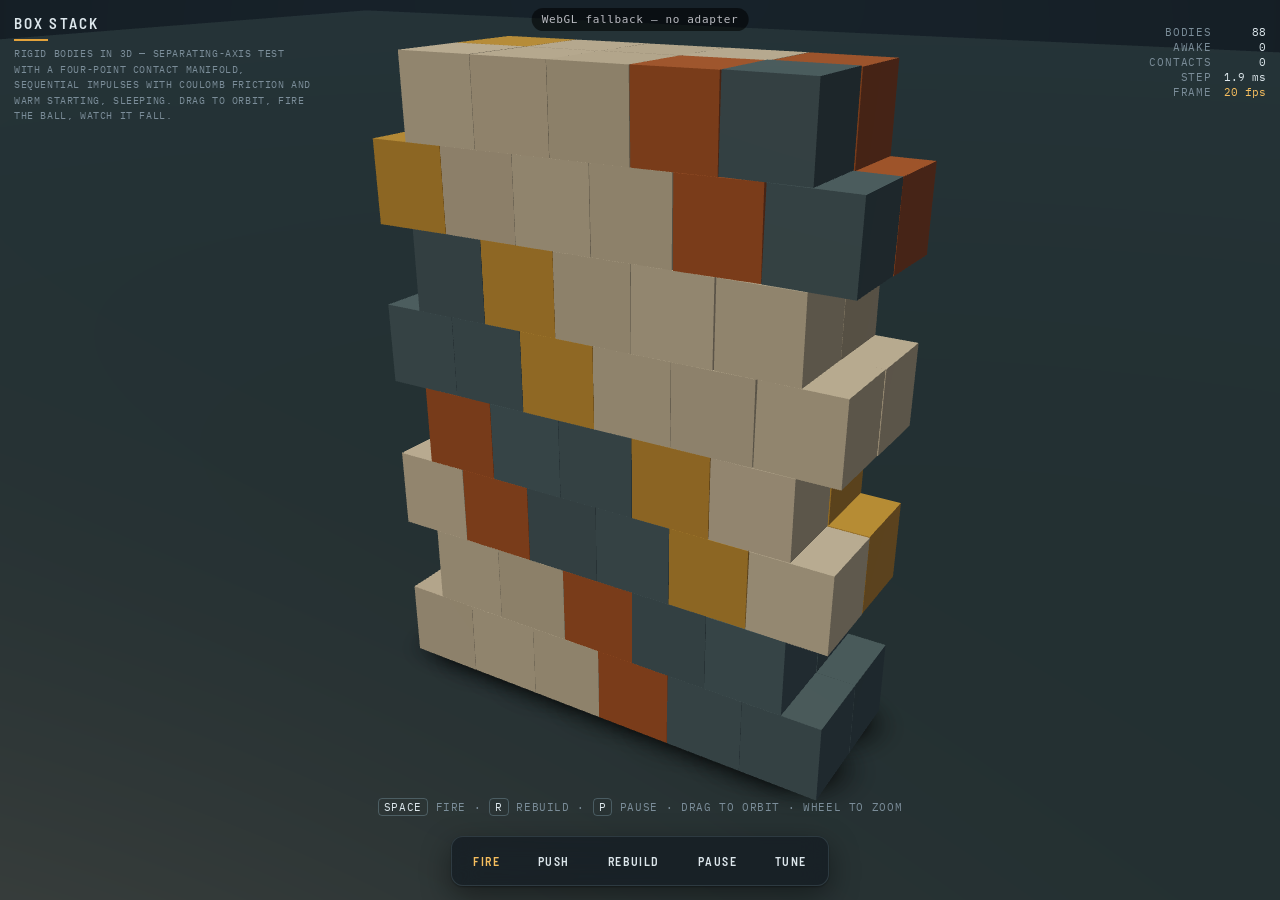
<file: box-stack/index.html>
<!doctype html><html lang="en" data-theme="dark"><head><meta charset=utf-8>
<title>Box Stack</title><meta name=viewport content="width=device-width,initial-scale=1"></head><body>

<link rel="stylesheet" href="../fonts/fonts.css">
<style>
/* ---- tokens: same instrument language as the other demos ---- */
:root{
  --ink:#E9EEF0; --ink2:#DCE4E8;
  --panel:rgba(255,255,255,.80); --panel-solid:#FFFFFF;
  --line:rgba(24,44,56,.16); --line-strong:rgba(24,44,56,.30);
  --text:#16212A; --muted:#5A6D79;
  --brass:#9C6410; --brass-bright:#C2820F;
  --shadow:0 1px 2px rgba(16,32,40,.10), 0 8px 24px rgba(16,32,40,.10);
  --scene-top:#EDF2F4; --scene-bot:#AEC0C9;
  --ground:#CFDBE0; --shade:#3C4E58;
  --key:#FFF0DC; --fill:#8FAABA;
  --box-a:#D0942E; --box-b:#E8DCC4; --box-c:#4A6474; --box-d:#B85A2B; --box-e:#2A3A46;
  --ball:#D9DEE3;
}
:root:not([data-theme="light"]){ color-scheme:light; }
@media (prefers-color-scheme: dark){
  :root:not([data-theme="light"]){
    color-scheme:dark;
    --ink:#0E1317; --ink2:#080C0F;
    --panel:rgba(21,29,35,.78); --panel-solid:#151D23;
    --line:rgba(154,190,206,.16); --line-strong:rgba(154,190,206,.30);
    --text:#DDE7EC; --muted:#7B8D99;
    --brass:#E3A33C; --brass-bright:#F6BE5E;
    --shadow:0 1px 2px rgba(0,0,0,.35), 0 10px 30px rgba(0,0,0,.42);
    --scene-top:#18232B; --scene-bot:#070A0D;
    --ground:#20303A; --shade:#03070A;
    --key:#FFEBCB; --fill:#2C4557;
    --box-a:#E3A33C; --box-b:#E8DCC4; --box-c:#4A6474; --box-d:#B85A2B; --box-e:#2A3A46;
    --ball:#D9DEE3;
  }
}
:root[data-theme="dark"]{
  color-scheme:dark;
  --ink:#0E1317; --ink2:#080C0F;
  --panel:rgba(21,29,35,.78); --panel-solid:#151D23;
  --line:rgba(154,190,206,.16); --line-strong:rgba(154,190,206,.30);
  --text:#DDE7EC; --muted:#7B8D99;
  --brass:#E3A33C; --brass-bright:#F6BE5E;
  --shadow:0 1px 2px rgba(0,0,0,.35), 0 10px 30px rgba(0,0,0,.42);
  --scene-top:#18232B; --scene-bot:#070A0D;
  --ground:#20303A; --shade:#03070A;
  --key:#FFEBCB; --fill:#2C4557;
  --box-a:#E3A33C; --box-b:#E8DCC4; --box-c:#4A6474; --box-d:#B85A2B; --box-e:#2A3A46;
  --ball:#D9DEE3;
}

*{box-sizing:border-box;}
html,body{height:100%;margin:0;padding:0;}
body{
  background:var(--ink); color:var(--text);
  font-family:"Barlow Semi Condensed", "Helvetica Neue", Arial, sans-serif;
  overflow:hidden; overscroll-behavior:none;
  -webkit-user-select:none; user-select:none; -webkit-touch-callout:none;
  -webkit-tap-highlight-color:transparent; touch-action:none;
}
#stage{position:fixed; inset:0; touch-action:none;}
#gl{display:block; width:100%; height:100%; touch-action:none; cursor:grab;}
#gl.dragging{cursor:grabbing;}

.hud{
  position:fixed; z-index:2; pointer-events:none;
  padding:max(14px, env(safe-area-inset-top)) max(14px, env(safe-area-inset-right))
          max(14px, env(safe-area-inset-bottom)) max(14px, env(safe-area-inset-left));
}
.hud.tl{top:0; left:0;}
.hud.tr{top:0; right:0; text-align:right;}
.hud.bc{left:0; right:0; bottom:0; display:flex; flex-direction:column; align-items:center; gap:10px;}

.plate{ display:flex; flex-direction:column; gap:2px; max-width:300px; }
.plate h1{ margin:0; font-size:15px; font-weight:600; letter-spacing:.14em; text-transform:uppercase; color:var(--text); }
.plate .rule{ width:34px; height:2px; background:var(--brass); margin:5px 0 3px; }
.plate p{ margin:0; font-family:"IBM Plex Mono", ui-monospace, Menlo, monospace;
  font-size:10px; letter-spacing:.06em; color:var(--muted); text-transform:uppercase; line-height:1.55; }

.telemetry{
  display:inline-grid; grid-template-columns:auto auto; gap:1px 12px;
  font-family:"IBM Plex Mono", ui-monospace, Menlo, monospace;
  font-size:10.5px; font-variant-numeric:tabular-nums; text-align:right;
}
.telemetry dt{ color:var(--muted); letter-spacing:.08em; text-transform:uppercase; }
.telemetry dd{ margin:0; color:var(--text); }
.telemetry dd.hot{ color:var(--brass-bright); }

.bar{
  pointer-events:auto; display:flex; align-items:center; gap:6px; flex-wrap:wrap; justify-content:center;
  padding:5px; border-radius:12px; background:var(--panel); border:1px solid var(--line);
  box-shadow:var(--shadow);
  -webkit-backdrop-filter:blur(14px) saturate(1.3); backdrop-filter:blur(14px) saturate(1.3);
}
button{
  font-family:inherit; font-size:12px; font-weight:600; letter-spacing:.12em; text-transform:uppercase;
  color:var(--text); background:transparent; border:1px solid transparent; border-radius:8px;
  padding:9px 15px; min-height:38px; cursor:pointer;
  transition:background .15s ease, border-color .15s ease, color .15s ease;
}
button:hover{ background:var(--line); }
button:active{ background:var(--line-strong); }
button[aria-pressed="true"]{ color:var(--brass-bright); border-color:var(--line-strong); background:var(--line); }
button:focus-visible{ outline:2px solid var(--brass); outline-offset:2px; }
button.primary{ color:var(--brass-bright); }

.tuner{
  pointer-events:auto; width:min(420px, calc(100vw - 28px)); max-height:min(62vh, 520px); overflow:auto;
  display:none; grid-template-columns:1fr 1fr; gap:9px 18px;
  padding:14px 15px; border-radius:12px;
  background:var(--panel); border:1px solid var(--line); box-shadow:var(--shadow);
  -webkit-backdrop-filter:blur(14px) saturate(1.3); backdrop-filter:blur(14px) saturate(1.3);
}
.tuner.open{ display:grid; }
.tuner h2{
  grid-column:1 / -1; margin:6px 0 0; font-size:10px; font-weight:600; letter-spacing:.16em;
  text-transform:uppercase; color:var(--brass);
}
.tuner h2:first-child{ margin-top:0; }
.row{ display:grid; grid-template-columns:1fr auto; align-items:baseline; gap:0 10px; }
.row label{ font-size:11px; font-weight:500; letter-spacing:.14em; text-transform:uppercase; color:var(--muted); }
.row output{ font-family:"IBM Plex Mono", ui-monospace, Menlo, monospace; font-size:11px;
  font-variant-numeric:tabular-nums; color:var(--text); }
.row input{ grid-column:1 / -1; }

input[type=range]{ -webkit-appearance:none; appearance:none; width:100%; height:22px; margin:0;
  background:transparent; cursor:pointer; }
input[type=range]::-webkit-slider-runnable-track{ height:2px; border-radius:1px; background:var(--line-strong); }
input[type=range]::-webkit-slider-thumb{ -webkit-appearance:none; appearance:none; width:18px; height:18px;
  margin-top:-8px; border-radius:50%; background:var(--brass); border:2px solid var(--panel-solid);
  box-shadow:0 1px 3px rgba(0,0,0,.4); }
input[type=range]::-moz-range-track{ height:2px; border-radius:1px; background:var(--line-strong); border:none; }
input[type=range]::-moz-range-thumb{ width:16px; height:16px; border-radius:50%; background:var(--brass);
  border:2px solid var(--panel-solid); }
input[type=range]:focus-visible{ outline:2px solid var(--brass); outline-offset:4px; border-radius:4px; }

.hint{ font-family:"IBM Plex Mono", ui-monospace, Menlo, monospace; font-size:10.5px; letter-spacing:.06em;
  text-transform:uppercase; color:var(--muted); text-align:center; transition:opacity .5s ease; }
.hint .k{ display:inline-block; padding:1px 5px; border:1px solid var(--line-strong); border-radius:4px; color:var(--text); }

#fallback{ position:fixed; inset:0; z-index:5; display:none; place-content:center; padding:32px;
  text-align:center; background:var(--ink); color:var(--text); }
#fallback.show{ display:grid; }
#fallback p{ max-width:34ch; margin:0 auto; line-height:1.6; color:var(--muted); font-size:15px; }
#fallback strong{ display:block; margin-bottom:10px; color:var(--text); font-size:15px; font-weight:600;
  letter-spacing:.14em; text-transform:uppercase; }


/* ---- Kompaktstufe: Handy und Einbettung im Rahmen. Nur kleine Fenster,
   der Desktop bleibt wie er ist. ---- */
@media (max-width: 640px), (max-height: 460px){
  .plate p, .telemetry, .hint{ display:none; }
  .plate h1{ font-size:12px; }
  .plate .rule{ display:none; }
  .hud{ padding:8px; }
  .hud.bc{ gap:6px; }
  .bar{ padding:3px; gap:3px; }
  button{ font-size:10px; padding:6px 9px; min-height:30px; letter-spacing:.08em; }
  .tuner{ max-height:min(52vh, 320px); padding:9px 10px; gap:5px 12px; }
  .row label, .row output{ font-size:10px; }
  input[type=range]{ height:18px; }
}
@media (max-width:640px){
  .plate p{ display:none; }
  .tuner{ grid-template-columns:1fr; }
}
@media (prefers-reduced-motion: reduce){ *{ transition-duration:.01ms !important; } }
</style>

<div id="stage"><canvas id="gl" aria-label="Rigid-body simulation: a grid of stacked boxes, knocked over by a ball"></canvas></div>

<div class="hud tl">
  <div class="plate">
    <h1>Box Stack</h1>
    <div class="rule"></div>
    <p>Rigid bodies in 3D &mdash; separating-axis test with a four-point contact manifold,
       sequential impulses with Coulomb friction and warm starting, sleeping. Drag to orbit,
       fire the ball, watch it fall.</p>
  </div>
</div>

<div class="hud tr">
  <dl class="telemetry">
    <dt>Bodies</dt><dd id="tBodies">0</dd>
    <dt>Awake</dt><dd id="tAwake">0</dd>
    <dt>Contacts</dt><dd id="tContacts">0</dd>
    <dt>Step</dt><dd id="tStep">0.0 ms</dd>
    <dt>Frame</dt><dd id="tFps">60 fps</dd>
  </dl>
</div>

<div class="hud bc">
  <p class="hint" id="hint"><span class="k">Space</span> fire &middot; <span class="k">R</span> rebuild &middot; <span class="k">P</span> pause &middot; drag to orbit &middot; wheel to zoom</p>
  <div class="tuner" id="tuner">
    <h2>Stack &middot; applies on rebuild</h2>
    <div class="row"><label for="sCols">Columns</label><output id="oCols">6</output>
      <input id="sCols" type="range" min="1" max="12" step="1" value="6"></div>
    <div class="row"><label for="sRows">Rows</label><output id="oRows">2</output>
      <input id="sRows" type="range" min="1" max="6" step="1" value="2"></div>
    <div class="row"><label for="sLayers">Layers</label><output id="oLayers">8</output>
      <input id="sLayers" type="range" min="1" max="16" step="1" value="8"></div>
    <div class="row"><label for="sSize">Box size</label><output id="oSize">0.40 m</output>
      <input id="sSize" type="range" min="0.2" max="0.8" step="0.02" value="0.4"></div>
    <div class="row"><label for="sGap">Gap</label><output id="oGap">0.00 m</output>
      <input id="sGap" type="range" min="0" max="0.12" step="0.005" value="0"></div>
    <div class="row"><label for="sMass">Box mass</label><output id="oMass">2.0 kg</output>
      <input id="sMass" type="range" min="0.5" max="10" step="0.5" value="2"></div>
    <h2>World &middot; live</h2>
    <div class="row"><label for="sG">Gravity</label><output id="oG">9.8 m/s&sup2;</output>
      <input id="sG" type="range" min="0" max="25" step="0.2" value="9.8"></div>
    <div class="row"><label for="sMu">Friction</label><output id="oMu">0.55</output>
      <input id="sMu" type="range" min="0" max="1" step="0.01" value="0.55"></div>
    <div class="row"><label for="sE">Bounce</label><output id="oE">0.10</output>
      <input id="sE" type="range" min="0" max="0.6" step="0.01" value="0.1"></div>
    <div class="row"><label for="sIt">Solver iterations</label><output id="oIt">10</output>
      <input id="sIt" type="range" min="4" max="24" step="1" value="10"></div>
    <h2>Ball</h2>
    <div class="row"><label for="sBM">Ball mass</label><output id="oBM">20 kg</output>
      <input id="sBM" type="range" min="1" max="60" step="1" value="20"></div>
    <div class="row"><label for="sBV">Ball speed</label><output id="oBV">14 m/s</output>
      <input id="sBV" type="range" min="2" max="40" step="1" value="14"></div>
  </div>
  <div class="bar">
    <button id="bFire" type="button" class="primary">Fire</button>
    <button id="bPush" type="button">Push</button>
    <button id="bBuild" type="button">Rebuild</button>
    <button id="bPause" type="button" aria-pressed="false">Pause</button>
    <button id="bTune" type="button" aria-pressed="false" aria-controls="tuner">Tune</button>
  </div>
</div>

<div id="fallback">
  <div>
    <strong>Box Stack</strong>
    <p id="fallbackMsg">This browser could not start a WebGPU context. Try Safari or Chrome with hardware acceleration enabled.</p>
  </div>
</div>

<script src="rbd.js?v=4"></script>
<script src="stapel-gpu.js?v=1"></script>
</body></html>
</file>
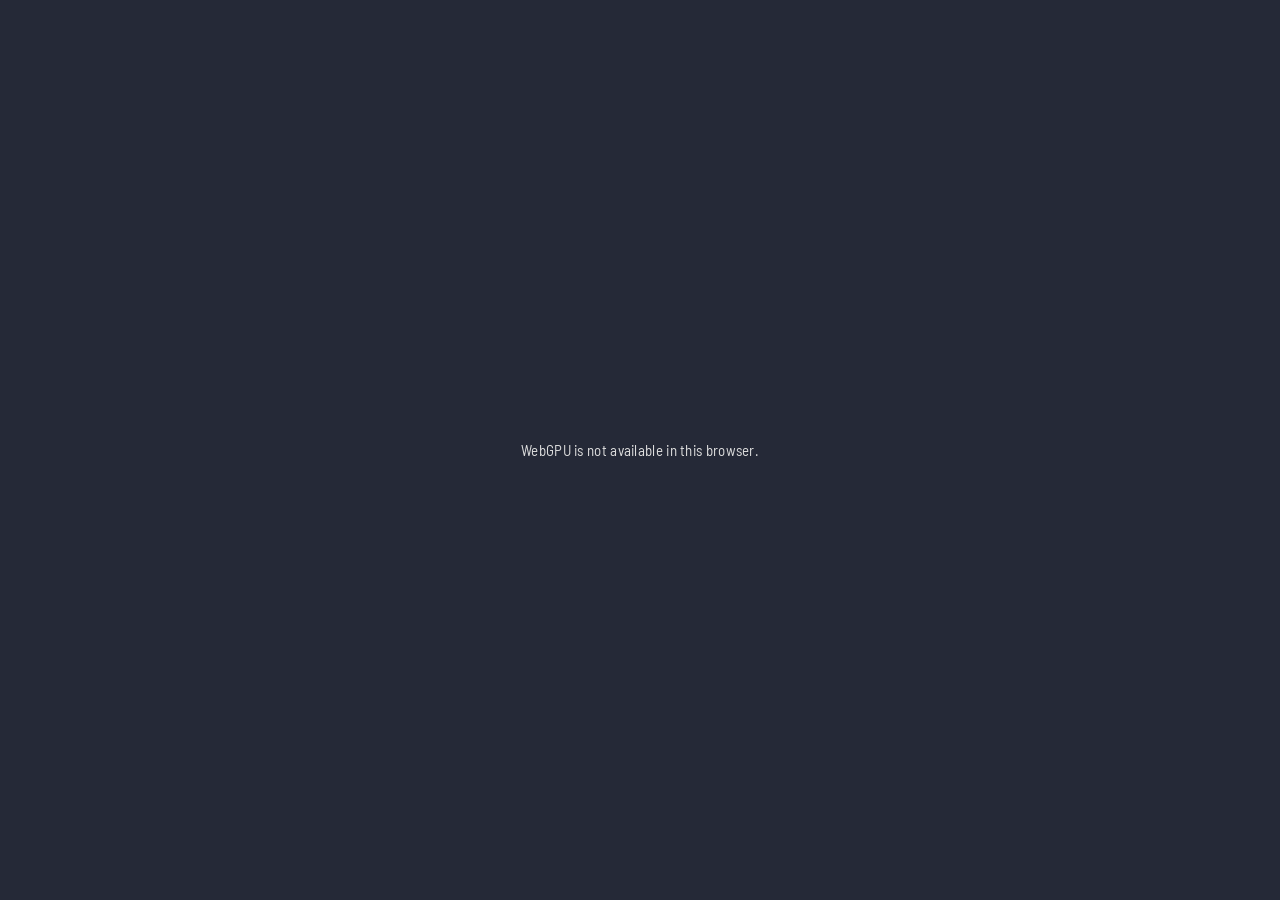
<file: iss-tracker/index.html>
<!doctype html>
<html lang="en">
<head>
<meta charset="utf-8">
<meta name="viewport" content="width=device-width,initial-scale=1,viewport-fit=cover">
<title>ISS Tracker</title>
<link rel="stylesheet" href="../fonts/fonts.css">
<link rel="stylesheet" href="style.css?v=5">
</head>
<body>

<canvas id="c" aria-label="The International Space Station on its current orbit around the Earth, with the real sky behind it"></canvas>
<svg id="linien" aria-hidden="true"></svg>
<div id="labels"></div>

<div class="plate">
  <h1>ISS Tracker</h1>
  <p class="zeile" id="tLive">live</p>
  <p class="zeile bahn" id="tBahn">&nbsp;</p>
  <p class="zeile warnung" id="tWarnung" aria-live="polite" hidden></p>
  <p class="quelle">textures courtesy NASA Earth Observatory</p>
</div>

<aside class="rack" id="rack">
  <header>
    <span class="t">Controls</span>
    <button id="bRack" type="button" aria-expanded="true" aria-controls="rackInhalt" title="Collapse">&minus;</button>
  </header>
  <div class="inhalt" id="rackInhalt">
    <section>
      <h2>Camera</h2>
      <div class="seg">
        <button id="kErde" type="button" aria-pressed="true">Earth</button>
        <button id="kFolgen" type="button" aria-pressed="false">Follow ISS</button>
        <button id="kBlick" type="button" aria-pressed="false">Look</button>
      </div>
      <div class="seg">
        <button id="kErdfest" type="button" aria-pressed="true">Earth-fixed</button>
        <button id="kRaumfest" type="button" aria-pressed="false">Inertial</button>
      </div>
      <div class="seg">
        <button id="bZurueck" type="button">Back to Earth</button>
      </div>
    </section>
    <section>
      <h2>Display</h2>
      <label class="schalter"><input type="checkbox" id="sWolken" checked> Clouds</label>
      <label class="schalter"><input type="checkbox" id="sAtmo" checked> Atmosphere</label>
      <label class="schalter"><input type="checkbox" id="sNacht" checked> City lights</label>
      <label class="schalter"><input type="checkbox" id="sBahn" checked> Orbit</label>
      <label class="schalter"><input type="checkbox" id="sBoden" checked> Ground track</label>
      <label class="schalter"><input type="checkbox" id="sKreis" checked> Visibility circle</label>
      <label class="schalter"><input type="checkbox" id="sLabels" checked> Labels</label>
      <div class="p">
        <label for="sMag">Stars to magnitude</label><output id="oMag" for="sMag">6.5</output>
        <input id="sMag" type="range" min="3" max="6.5" step="0.5" value="6.5">
      </div>
    </section>
    <section>
      <h2>Info</h2>
      <dl class="info">
        <dt>Epoch</dt><dd id="iEpoche">&ndash;</dd>
        <dt>Period</dt><dd id="iUmlauf">&ndash;</dd>
        <dt>Inclination</dt><dd id="iNeigung">&ndash;</dd>
      </dl>
    </section>
  </div>
</aside>

<div class="zeit">
  <div class="knoepfe">
    <button id="bLive" type="button" aria-pressed="true">Live</button>
    <button id="bPause" type="button" aria-pressed="false">Pause</button>
    <button id="b10" type="button" aria-pressed="false">&times;10</button>
    <button id="b100" type="button" aria-pressed="false">&times;100</button>
    <button id="bJetzt" type="button">Now</button>
    <button id="bKlang" type="button" class="klang" aria-pressed="false" aria-label="Sound" title="Sound on/off">
      <svg viewBox="0 0 24 24" aria-hidden="true" focusable="false">
        <defs><mask id="klangSchnitt" maskUnits="userSpaceOnUse" x="0" y="0" width="24" height="24">
          <rect width="24" height="24" fill="#fff"/><path d="M3.5 3.5l17 17" stroke="#000" stroke-width="4.6"/>
        </mask></defs>
        <path class="box box-an" d="M3 9h4l5-4.5v15L7 15H3z"/>
        <path class="box box-aus" d="M3 9h4l5-4.5v15L7 15H3z" mask="url(#klangSchnitt)"/>
        <path class="wellen" d="M15.5 8.8a4.5 4.5 0 0 1 0 6.4M18.4 6a8.4 8.4 0 0 1 0 12"/>
        <path class="strich" d="M3.5 3.5l17 17"/>
      </svg>
    </button>
  </div>
  <div class="uhr">
    <span id="tUtc">&ndash;</span>
    <span id="tLokal">&ndash;</span>
  </div>
</div>

<noscript><p class="hinweis">This demo needs JavaScript.</p></noscript>
<div id="fehler" class="hinweis" role="alert" hidden></div>

<!-- Reihenfolge: himmel.js vor erde/spur/iss (sie stellen Himmelszeichner.WGSL_AUSGABE
     ihren Shadern voran), kacheln.js vor erde.js, gpu.js vor allem Zeichnenden.
     ?v=4 (Task 12c): Shader/Puffer geaendert, alte Caches ergaeben Validierungsfehler.
     ?v=5 (Task 17) nur an den geaenderten Dateien: klang.js (neu), tracker.js, style.css.
     ?v=6 (Task 19) nur an den geaenderten Dateien: zeit.js, kamera.js, erde.js, labels.js,
     klang.js, tracker.js (tracker.js ruft Uhr.anhalten/fortsetzen aus zeit.js).
     ?v=7 (Nachtrag Task 17, Musik an per Voreinstellung): klang.js, tracker.js. -->
<script src="bahn.js?v=5"></script>
<script src="zeit.js?v=6"></script>
<script src="sgp4.js?v=4"></script>
<script src="himmelsmechanik.js?v=4"></script>
<script src="sterne.js?v=4"></script>
<script src="gpu.js?v=4"></script>
<script src="kamera.js?v=6"></script>
<script src="himmel.js?v=4"></script>
<script src="kacheln.js?v=4"></script>
<script src="erde.js?v=6"></script>
<script src="spur.js?v=4"></script>
<script src="iss-modell.js?v=4"></script>
<script src="iss.js?v=4"></script>
<script src="labels.js?v=6"></script>
<script src="klang.js?v=7"></script>
<script src="tracker.js?v=7"></script>
</body>
</html>
</file>
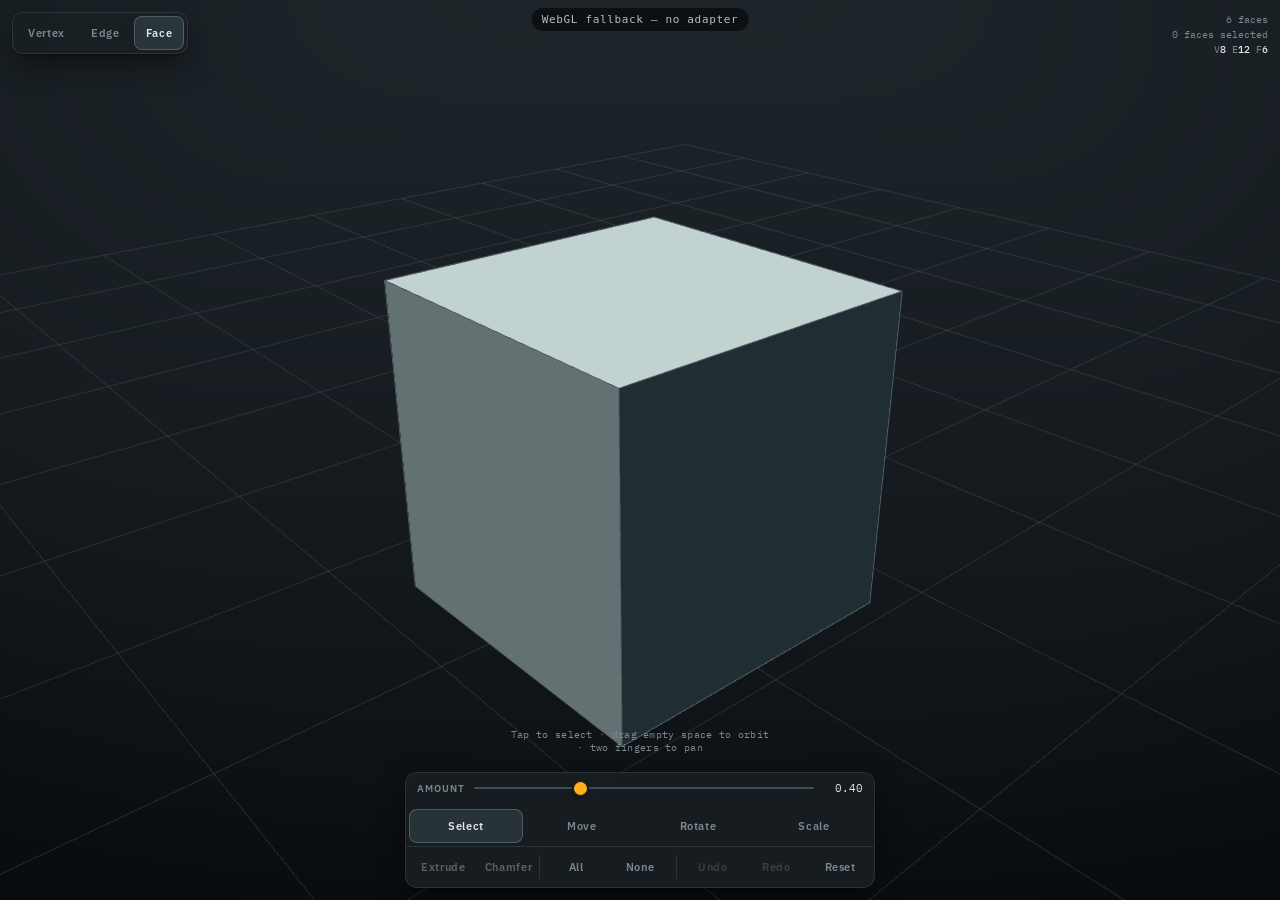
<file: modeler/index.html>
<!doctype html><html lang="en" data-theme="dark"><head><meta charset=utf-8>
<title>Poly Bench</title><meta name=viewport content="width=device-width,initial-scale=1"></head><body>

<link rel="stylesheet" href="../fonts/fonts.css">
<style>
:root{
  --bg:#E8EBED; --panel:rgba(255,255,255,.86); --panel-solid:#FFFFFF;
  --line:rgba(20,30,36,.16); --line-strong:rgba(20,30,36,.32);
  --text:#12191D; --muted:#576870;
  --sel:#A8620B; --sel-hot:#C4780F;
  --axX:#C0392B; --axY:#3B8A1C; --axZ:#2A6FB5;
  --shadow:0 1px 2px rgba(10,20,26,.10), 0 10px 26px rgba(10,20,26,.10);
  --vp-top:#F1F4F5; --vp-bot:#C6CFD3;
  --surf:#C7D0D5; --surf-back:#9DA9AF; --wire:#63727A; --pt:#7E8C93;
  --grid:#B3BFC4; --key:#FFF6EA; --fill:#A8BAC3;
}
@media (prefers-color-scheme: dark){
  :root:not([data-theme="light"]){
    --bg:#14171A; --panel:rgba(26,31,35,.84); --panel-solid:#1A1F23;
    --line:rgba(150,180,195,.15); --line-strong:rgba(150,180,195,.32);
    --text:#E2E7EA; --muted:#7C888F;
    --sel:#FFB020; --sel-hot:#FFC44D;
    --axX:#E5533D; --axY:#7CC93D; --axZ:#4A9BE8;
    --shadow:0 1px 2px rgba(0,0,0,.42), 0 12px 30px rgba(0,0,0,.48);
    --vp-top:#1E262B; --vp-bot:#0B0E11;
    --surf:#AEB8BE; --surf-back:#6E777D; --wire:#4E5A62; --pt:#8A979E;
    --grid:#232C32; --key:#FFF1DC; --fill:#33474F;
  }
}
:root[data-theme="dark"]{
  --bg:#14171A; --panel:rgba(26,31,35,.84); --panel-solid:#1A1F23;
  --line:rgba(150,180,195,.15); --line-strong:rgba(150,180,195,.32);
  --text:#E2E7EA; --muted:#7C888F;
  --sel:#FFB020; --sel-hot:#FFC44D;
  --axX:#E5533D; --axY:#7CC93D; --axZ:#4A9BE8;
  --shadow:0 1px 2px rgba(0,0,0,.42), 0 12px 30px rgba(0,0,0,.48);
  --vp-top:#1E262B; --vp-bot:#0B0E11;
  --surf:#AEB8BE; --surf-back:#6E777D; --wire:#4E5A62; --pt:#8A979E;
  --grid:#232C32; --key:#FFF1DC; --fill:#33474F;
}

*{box-sizing:border-box;}
html,body{height:100%;margin:0;padding:0;}
body{
  background:var(--bg); color:var(--text);
  font-family:"IBM Plex Sans","Helvetica Neue",Arial,sans-serif;
  overflow:hidden; overscroll-behavior:none;
  -webkit-user-select:none; user-select:none;
  -webkit-touch-callout:none; -webkit-tap-highlight-color:transparent;
  touch-action:none;
}
#stage{position:fixed;inset:0;touch-action:none;}
#gl{display:block;width:100%;height:100%;touch-action:none;}

.hud{position:fixed;z-index:2;pointer-events:none;
  padding:max(12px,env(safe-area-inset-top)) max(12px,env(safe-area-inset-right))
          0 max(12px,env(safe-area-inset-left));}
.hud.tl{top:0;left:0;display:flex;flex-direction:column;gap:8px;align-items:flex-start;}
.hud.tr{top:0;right:0;text-align:right;}

.stats{font-family:"IBM Plex Mono",ui-monospace,Menlo,monospace;
  font-size:10px;font-variant-numeric:tabular-nums;line-height:1.5;color:var(--muted);}
.stats b{color:var(--text);font-weight:500;}

.group{pointer-events:auto;display:flex;gap:2px;padding:3px;border-radius:10px;
  background:var(--panel);border:1px solid var(--line);box-shadow:var(--shadow);
  -webkit-backdrop-filter:blur(14px) saturate(1.3);backdrop-filter:blur(14px) saturate(1.3);}

button{font-family:inherit;font-size:11px;font-weight:600;letter-spacing:.06em;
  color:var(--muted);background:transparent;border:1px solid transparent;border-radius:8px;
  padding:8px 11px;min-height:34px;min-width:34px;cursor:pointer;white-space:nowrap;
  transition:background .13s ease,color .13s ease,border-color .13s ease;}
button:hover{color:var(--text);background:var(--line);}
button[aria-pressed="true"]{color:var(--text);background:var(--line);border-color:var(--line-strong);}
button:disabled{opacity:.34;cursor:default;}
button:disabled:hover{background:transparent;color:var(--muted);}
button:focus-visible{outline:2px solid var(--sel);outline-offset:2px;}
button.go{color:var(--text);}
button.go:not(:disabled):hover{background:var(--sel);color:#1A1206;}

.dock{position:fixed;left:0;right:0;bottom:0;z-index:3;pointer-events:none;
  display:flex;flex-direction:column;align-items:center;gap:8px;
  padding:0 max(12px,env(safe-area-inset-left)) max(12px,env(safe-area-inset-bottom))
            max(12px,env(safe-area-inset-right));}
.card{pointer-events:auto;width:min(470px,calc(100vw - 24px));
  background:var(--panel);border:1px solid var(--line);border-radius:12px;box-shadow:var(--shadow);
  -webkit-backdrop-filter:blur(14px) saturate(1.3);backdrop-filter:blur(14px) saturate(1.3);
  display:flex;flex-direction:column;}
.row{display:flex;gap:2px;padding:3px;align-items:center;}
.row + .row{border-top:1px solid var(--line);}
.row button{flex:1 1 0;}
.sep{width:1px;align-self:stretch;margin:5px 3px;background:var(--line);flex:0 0 auto;}

.amt{display:flex;align-items:center;gap:9px;padding:5px 11px 8px;}
.amt label{font-size:10px;font-weight:600;letter-spacing:.1em;text-transform:uppercase;color:var(--muted);}
.amt output{font-family:"IBM Plex Mono",ui-monospace,Menlo,monospace;font-size:11px;
  font-variant-numeric:tabular-nums;color:var(--text);min-width:3.6em;text-align:right;}
.amt input{flex:1 1 auto;}
input[type=range]{-webkit-appearance:none;appearance:none;height:20px;margin:0;background:transparent;cursor:pointer;}
input[type=range]::-webkit-slider-runnable-track{height:2px;border-radius:1px;background:var(--line-strong);}
input[type=range]::-webkit-slider-thumb{-webkit-appearance:none;appearance:none;width:17px;height:17px;
  margin-top:-7.5px;border-radius:50%;background:var(--sel);border:2px solid var(--panel-solid);
  box-shadow:0 1px 3px rgba(0,0,0,.4);}
input[type=range]::-moz-range-track{height:2px;border-radius:1px;background:var(--line-strong);border:none;}
input[type=range]::-moz-range-thumb{width:15px;height:15px;border-radius:50%;background:var(--sel);
  border:2px solid var(--panel-solid);}
input[type=range]:focus-visible{outline:2px solid var(--sel);outline-offset:4px;border-radius:4px;}

.hint{font-family:"IBM Plex Mono",ui-monospace,Menlo,monospace;font-size:10px;
  letter-spacing:.03em;color:var(--muted);text-align:center;max-width:44ch;
  transition:opacity .5s ease;}
.hint.gone{opacity:0;}
.mode-x{color:var(--axX);} .mode-y{color:var(--axY);} .mode-z{color:var(--axZ);}

#fallback{position:fixed;inset:0;z-index:9;display:none;place-content:center;padding:32px;
  text-align:center;background:var(--bg);}
#fallback.show{display:grid;}
#fallback strong{display:block;margin-bottom:10px;font-size:13px;font-weight:600;
  letter-spacing:.14em;text-transform:uppercase;}
#fallback p{max-width:34ch;margin:0 auto;line-height:1.6;color:var(--muted);font-size:15px;}

/* ---- Kompaktstufe: Handy und Einbettung im Rahmen. Nur kleine Fenster,
   der Desktop bleibt wie er ist. ---- */
@media (max-width: 640px), (max-height: 460px){
  .stats, .hint{ display:none; }
  .hud{ padding:6px; }
  .group{ padding:2px; gap:1px; }
  .group button{ font-size:10px; min-height:26px; padding:4px 8px; }
  .dock{ padding-bottom:6px; }
  .card{ width:min(470px, calc(100vw - 12px)); }
  .row{ padding:2px; gap:1px; }
  .row button{ font-size:10px; min-height:26px; padding:3px 4px; letter-spacing:.02em; }
  .sep{ margin:3px 2px; }
  .amt{ padding:3px 8px 4px; gap:6px; }
  .amt label, .amt output{ font-size:9px; }
}
@media (prefers-reduced-motion: reduce){*{transition-duration:.01ms !important;}}
</style>


<div id="stage"><canvas id="gl" aria-label="3D polygon modelling viewport"></canvas></div>

<div class="hud tl">
  <div class="group" role="group" aria-label="Sub-object level">
    <button id="mVert" type="button" aria-pressed="false">Vertex</button>
    <button id="mEdge" type="button" aria-pressed="false">Edge</button>
    <button id="mFace" type="button" aria-pressed="true">Face</button>
  </div>
</div>

<div class="hud tr">
  <div class="stats">
    <span id="sCount">6 faces</span><br>
    <span id="sSel">0 selected</span><br>
    <span id="sTopo">V8 E12 F6</span>
  </div>
</div>

<div class="dock">
  <p class="hint" id="hint">Tap to select &middot; drag empty space to orbit &middot; two fingers to pan</p>
  <div class="card">
    <div class="amt">
      <label for="kAmt">Amount</label>
      <input id="kAmt" type="range" min="0.05" max="1.2" step="0.05" value="0.4">
      <output id="vAmt">0.40</output>
    </div>
    <div class="row" role="group" aria-label="Transform tool">
      <button id="tSel" type="button" aria-pressed="true">Select</button>
      <button id="tMov" type="button" aria-pressed="false">Move</button>
      <button id="tRot" type="button" aria-pressed="false">Rotate</button>
      <button id="tScl" type="button" aria-pressed="false">Scale</button>
    </div>
    <div class="row" role="group" aria-label="Modelling operations">
      <button id="opExtrude" class="go" type="button">Extrude</button>
      <button id="opChamfer" class="go" type="button">Chamfer</button>
      <div class="sep"></div>
      <button id="opAll" type="button" title="Select all">All</button>
      <button id="opNone" type="button" title="Clear selection">None</button>
      <div class="sep"></div>
      <button id="opUndo" type="button" title="Undo">Undo</button>
      <button id="opRedo" type="button" title="Redo">Redo</button>
      <button id="opReset" type="button" title="Fresh box and default view">Reset</button>
    </div>
  </div>
</div>

<div id="fallback"><div>
  <strong>WebGPU unavailable</strong>
  <p id="fallbackMsg">This browser could not start a WebGPU context. Try Safari or Chrome with hardware acceleration enabled.</p>
</div></div>

<script>
"use strict";

/* -------------------------------------------- WebGPU-Start und Rückfall */
// Ohne WebGPU (oder bei einem Validierungsfehler beim Start) wird die
// WebGL-Fassung geladen; das Hinweis-Overlay bleibt für Geräteverlust.
function zeigeHinweis(text) {
  document.getElementById("fallbackMsg").textContent = text;
  document.getElementById("fallback").classList.add("show");
}
function rueckfall(grund) {
	console.error("WebGPU unavailable (" + grund + "), switching to the WebGL version");
	location.replace("webgl.html#fallback=" + encodeURIComponent(grund));
}
async function starteWebGPU(canvas) {
	if (!navigator.gpu) return rueckfall(window.isSecureContext ? "no navigator.gpu" : "insecure context, WebGPU needs https or localhost");
	var adapter = await navigator.gpu.requestAdapter();
	if (!adapter) return rueckfall("no adapter");
	var device = await adapter.requestDevice();
	device.addEventListener("uncapturederror", function (e) { console.error("WebGPU:", e.error.message); });
	device.lost.then(function (info) { if (info.reason !== "destroyed") zeigeHinweis("GPU device lost: " + info.message); });
	var context = canvas.getContext("webgpu");
	var format = navigator.gpu.getPreferredCanvasFormat();
	context.configure({ device: device, format: format, alphaMode: "opaque" });
	return { adapter: adapter, device: device, context: context, format: format };
}

(async function () {

/* ==========================================================================
   Editable-poly core.

   Canonical form is deliberately dumb: a position list and a list of faces
   holding vertex indices. Connectivity (half-edges, vertex fans) is derived
   on demand and thrown away. Operations therefore never patch adjacency in
   place - they emit a fresh canonical mesh, which keeps them independently
   testable and makes undo a snapshot.
   ========================================================================== */

/* <mesh-core> exported for tests/mesh.test.js; do not rename these markers */
function makeMesh(P, F) { return { P: P, F: F }; }

function boxMesh(sx, sy, sz) {
  var x = sx / 2, y = sy / 2, z = sz / 2;
  return makeMesh(
    [[-x,-y,-z],[ x,-y,-z],[ x, y,-z],[-x, y,-z],
     [-x,-y, z],[ x,-y, z],[ x, y, z],[-x, y, z]],
    // every face wound CCW seen from outside
    [[0,3,2,1], [4,5,6,7], [0,1,5,4], [3,7,6,2], [0,4,7,3], [1,2,6,5]]
  );
}

function cloneMesh(m) {
  return makeMesh(m.P.map(function (p) { return [p[0], p[1], p[2]]; }),
                  m.F.map(function (f) { return f.slice(); }));
}

/* ---------------------------------------------------------- vector helpers */
function sub(a, b) { return [a[0]-b[0], a[1]-b[1], a[2]-b[2]]; }
function add(a, b) { return [a[0]+b[0], a[1]+b[1], a[2]+b[2]]; }
function scale(a, s) { return [a[0]*s, a[1]*s, a[2]*s]; }
function cross(a, b) {
  return [a[1]*b[2]-a[2]*b[1], a[2]*b[0]-a[0]*b[2], a[0]*b[1]-a[1]*b[0]];
}
function dot(a, b) { return a[0]*b[0] + a[1]*b[1] + a[2]*b[2]; }
function len(a) { return Math.hypot(a[0], a[1], a[2]); }
function norm(a) { var l = len(a) || 1; return [a[0]/l, a[1]/l, a[2]/l]; }

// Newell's method: correct for non-planar polygons, unlike a corner cross
function faceNormal(m, f) {
  var n = [0, 0, 0];
  for (var i = 0; i < f.length; i++) {
    var a = m.P[f[i]], b = m.P[f[(i + 1) % f.length]];
    n[0] += (a[1] - b[1]) * (a[2] + b[2]);
    n[1] += (a[2] - b[2]) * (a[0] + b[0]);
    n[2] += (a[0] - b[0]) * (a[1] + b[1]);
  }
  return n;                                   // unnormalised: length is 2*area
}
function faceCentroid(m, f) {
  var c = [0, 0, 0];
  for (var i = 0; i < f.length; i++) { c = add(c, m.P[f[i]]); }
  return scale(c, 1 / f.length);
}

/* ------------------------------------------------------------- connectivity */
function ekey(a, b) { return a < b ? a + "_" + b : b + "_" + a; }

function topology(m) {
  var he = [], map = new Map(), i, fi;
  for (fi = 0; fi < m.F.length; fi++) {
    var f = m.F[fi], n = f.length, base = he.length;
    for (i = 0; i < n; i++) {
      he.push({ a: f[i], b: f[(i + 1) % n], f: fi, c: i,
                next: base + ((i + 1) % n), twin: -1 });
      map.set(f[i] + "," + f[(i + 1) % n], base + i);
    }
  }
  for (i = 0; i < he.length; i++) {
    var t = map.get(he[i].b + "," + he[i].a);
    he[i].twin = (t === undefined) ? -1 : t;
  }
  var outgoing = new Map();                   // vertex -> outgoing half-edges
  for (i = 0; i < he.length; i++) {
    if (!outgoing.has(he[i].a)) outgoing.set(he[i].a, []);
    outgoing.get(he[i].a).push(i);
  }
  var edges = new Map();                      // "a_b" -> {a,b,faces:[...]}
  for (i = 0; i < he.length; i++) {
    var k = ekey(he[i].a, he[i].b);
    if (!edges.has(k)) edges.set(k, { a: Math.min(he[i].a, he[i].b),
                                      b: Math.max(he[i].a, he[i].b), he: [] });
    edges.get(k).he.push(i);
  }
  return { he: he, outgoing: outgoing, edges: edges };
}

// Ordered fan around v. Returns { E, Fc } where face Fc[i] lies between
// edges E[i-1] and E[i], cyclically. Closed manifold vertices only.
function vertexFan(m, T, v) {
  var start = T.outgoing.get(v);
  if (!start || !start.length) return null;
  var h0 = start[0], E = [], Fc = [], h = h0, guard = 0;
  do {
    E.push(h);
    Fc.push(T.he[h].f);
    var tw = T.he[h].twin;
    if (tw < 0) return null;                  // open boundary: not supported
    h = T.he[tw].next;
    if (++guard > 64) return null;
  } while (h !== h0);
  if (E.length !== start.length) return null; // non-manifold fan
  return { E: E, Fc: Fc };
}

function vertexFaces(m) {
  var vf = new Map(), fi, i;
  for (fi = 0; fi < m.F.length; fi++)
    for (i = 0; i < m.F[fi].length; i++) {
      var v = m.F[fi][i];
      if (!vf.has(v)) vf.set(v, []);
      if (vf.get(v).indexOf(fi) < 0) vf.get(v).push(fi);
    }
  return vf;
}

// drop unreferenced vertices and degenerate faces
// mapOut, when supplied, receives oldFaceIndex -> newFaceIndex so callers
// can keep hold of faces they created
function compact(m, mapOut) {
  var used = new Map(), P = [], F = [], i, j;
  for (i = 0; i < m.F.length; i++) {
    var f = m.F[i], out = [];
    for (j = 0; j < f.length; j++) {
      if (out.length && out[out.length - 1] === f[j]) continue;   // repeat
      out.push(f[j]);
    }
    while (out.length > 1 && out[0] === out[out.length - 1]) out.pop();
    if (out.length < 3) continue;
    for (j = 0; j < out.length; j++) {
      if (!used.has(out[j])) { used.set(out[j], P.length); P.push(m.P[out[j]]); }
      out[j] = used.get(out[j]);
    }
    if (mapOut) mapOut[i] = F.length;
    F.push(out);
  }
  return makeMesh(P, F);
}

/* ================================================================= EXTRUDE */
/* Vertices whose incident faces are ALL selected sit strictly inside the
   region and simply move. Everything on the rim is duplicated, so the
   original rim stays put to receive the side walls. */
function extrudeFaces(m, sel, dist) {
  if (!sel.length) return null;
  var T = topology(m), vf = vertexFaces(m);
  var isSel = new Set(sel);

  var N = [0, 0, 0], i, j;
  for (i = 0; i < sel.length; i++) N = add(N, faceNormal(m, m.F[sel[i]]));
  N = norm(N);
  if (!len(N)) return null;

  // collect rim half-edges from the ORIGINAL winding, before any rewrite
  var rim = [];
  for (i = 0; i < T.he.length; i++) {
    var h = T.he[i];
    if (!isSel.has(h.f)) continue;
    if (h.twin < 0 || !isSel.has(T.he[h.twin].f)) rim.push([h.a, h.b]);
  }

  var P = m.P.map(function (p) { return p.slice(); });
  var F = m.F.map(function (f) { return f.slice(); });
  var dup = new Map();

  var region = new Set();
  for (i = 0; i < sel.length; i++)
    for (j = 0; j < m.F[sel[i]].length; j++) region.add(m.F[sel[i]][j]);

  region.forEach(function (v) {
    var faces = vf.get(v) || [];
    var interior = faces.every(function (fi) { return isSel.has(fi); });
    if (interior) {
      P[v] = add(P[v], scale(N, dist));       // strictly inside: just move it
    } else {
      dup.set(v, P.length);
      P.push(add(m.P[v], scale(N, dist)));
    }
  });

  for (i = 0; i < sel.length; i++) {
    var f = F[sel[i]];
    for (j = 0; j < f.length; j++) if (dup.has(f[j])) f[j] = dup.get(f[j]);
  }

  var newFaces = [];
  for (i = 0; i < rim.length; i++) {
    var a = rim[i][0], b = rim[i][1];
    var ta = dup.has(a) ? dup.get(a) : a, tb = dup.has(b) ? dup.get(b) : b;
    F.push([a, b, tb, ta]);                   // outward: cross(b-a, N)
    newFaces.push(F.length - 1);
  }

  var out = makeMesh(P, F);
  // the extruded caps keep their indices; report them so they stay selected
  return { mesh: out, selection: sel.slice(), created: newFaces };
}

/* ================================================================= CHAMFER */
/* Cut the fan of faces around each affected vertex at every selected edge.

   With TWO OR MORE cuts, each arc between consecutive cuts collapses to one
   new vertex, placed by walking `amt` back along the two selected edges that
   bound the arc. Three or more cuts also leaves a hole, which gets a cap.

   With exactly ONE cut the fan opens into a path rather than splitting into
   arcs, and both ends of that path sit on the same edge. That needs two new
   vertices - one per adjacent face, offset perpendicular to the edge inside
   its own face - and every face between them has to carry BOTH, which is why
   a corner maps to a list rather than a single index.                     */
function chamferEdges(m, selEdges, amt) {
  if (!selEdges.length || amt <= 0) return null;
  var T = topology(m), i, j;

  var selSet = new Set();
  for (i = 0; i < selEdges.length; i++) selSet.add(ekey(selEdges[i][0], selEdges[i][1]));

  function edgeSelectedAt(v) {
    var og = T.outgoing.get(v) || [];
    for (var q = 0; q < og.length; q++)
      if (selSet.has(ekey(T.he[og[q]].a, T.he[og[q]].b))) return true;
    return false;
  }
  // never let a chamfer eat past the midpoint of any edge it touches
  var maxAmt = Infinity;
  T.edges.forEach(function (e, k) {
    if (selSet.has(k) || edgeSelectedAt(e.a) || edgeSelectedAt(e.b))
      maxAmt = Math.min(maxAmt, len(sub(m.P[e.a], m.P[e.b])) * 0.5);
  });
  amt = Math.min(amt, maxAmt * 0.98);
  if (!(amt > 1e-9)) return null;

  // Where a chamfered edge ends up inside one of its faces: the edge line,
  // shifted `amt` perpendicular to itself, in the plane of that face.
  function offsetLine(h, fi) {
    var d = norm(sub(m.P[T.he[h].b], m.P[T.he[h].a]));
    var inward = norm(cross(norm(faceNormal(m, m.F[fi])), d));
    return { p: add(m.P[T.he[h].a], scale(inward, amt)), d: d };
  }
  // Two such lines meet at the new corner. They can be skew when the arc is
  // not planar, so take the midpoint of the closest approach.
  function meet(L1, L2) {
    var c = cross(L1.d, L2.d), cc = dot(c, c);
    if (cc < 1e-12) return scale(add(L1.p, L2.p), 0.5);
    var r = sub(L2.p, L1.p);
    var t = dot(cross(r, L2.d), c) / cc, u = dot(cross(r, L1.d), c) / cc;
    return scale(add(add(L1.p, scale(L1.d, t)), add(L2.p, scale(L2.d, u))), 0.5);
  }

  var P = m.P.map(function (p) { return p.slice(); });
  var corner = new Map();                 // v -> Map(face -> [new indices])
  var caps = [];

  var affected = new Set();
  selSet.forEach(function (k) {
    var e = T.edges.get(k);
    if (e) { affected.add(e.a); affected.add(e.b); }
  });

  affected.forEach(function (v) {
    var fan = vertexFan(m, T, v);
    if (!fan) return;
    var n = fan.E.length;
    if (n < 3) return;
    var cuts = [];
    for (i = 0; i < n; i++)
      if (selSet.has(ekey(T.he[fan.E[i]].a, T.he[fan.E[i]].b))) cuts.push(i);
    if (!cuts.length) return;

    var byFace = new Map();
    corner.set(v, byFace);

    if (cuts.length === 1) {
      // one cut: the fan becomes a path, both ends on the same edge
      var i0 = cuts[0], hSel = fan.E[i0], w = T.he[hSel].b;
      var fEnd = fan.Fc[i0], fStart = fan.Fc[(i0 + 1) % n];
      var other = function (idx) {       // the face's other edge at v, unmoved
        return { p: m.P[v], d: norm(sub(m.P[T.he[fan.E[idx]].b], m.P[v])) };
      };
      var pStart = meet(offsetLine(T.he[hSel].twin, fStart), other((i0 + 1) % n));
      var pEnd   = meet(offsetLine(hSel, fEnd), other((i0 - 1 + n) % n));
      var vStart = P.length; P.push(pStart);
      var vEnd = P.length;   P.push(pEnd);
      for (var s = 1; s <= n; s++) {
        var k = (i0 + s) % n;
        if (s === 1)      byFace.set(fan.Fc[k], [vStart]);
        else if (s === n) byFace.set(fan.Fc[k], [vEnd]);
        // interior faces span the gap, ordered E[k-1] side then E[k] side
        else              byFace.set(fan.Fc[k], [vStart, vEnd]);
      }
      return;
    }

    var ring = [];
    for (var c = 0; c < cuts.length; c++) {
      var sIdx = cuts[c], tIdx = cuts[(c + 1) % cuts.length];
      var fa = fan.Fc[(sIdx + 1) % n], fb = fan.Fc[tIdx];
      var nv = P.length;
      P.push(meet(offsetLine(T.he[fan.E[sIdx]].twin, fa),
                  offsetLine(fan.E[tIdx], fb)));
      ring.push(nv);
      var kk = sIdx;
      do { kk = (kk + 1) % n; byFace.set(fan.Fc[kk], [nv]); } while (kk !== tIdx);
    }
    if (cuts.length >= 3) caps.push({ v: v, ring: ring });
  });

  function dedupe(arr) {
    var o = [];
    for (var q = 0; q < arr.length; q++) if (o.indexOf(arr[q]) < 0) o.push(arr[q]);
    return o;
  }
  // winding is easier to correct after the fact than to reason about up front
  function orient(pts, poly, want) {
    return dot(faceNormal({ P: pts }, poly), want) < 0 ? poly.slice().reverse() : poly;
  }

  var F = [];
  for (i = 0; i < m.F.length; i++) {
    var f = m.F[i], out = [];
    for (j = 0; j < f.length; j++) {
      var bf = corner.get(f[j]);
      if (bf && bf.has(i)) { var lst = bf.get(i); for (var q = 0; q < lst.length; q++) out.push(lst[q]); }
      else out.push(f[j]);
    }
    F.push(out);
  }

  var created = [];
  selSet.forEach(function (k) {
    var e = T.edges.get(k);
    if (!e || e.he.length < 2) return;
    var f1 = T.he[e.he[0]].f, f2 = T.he[e.he[1]].f;
    var ca = corner.get(e.a), cb = corner.get(e.b);
    // faces adjacent to a chamfered edge always map to exactly one vertex
    var a1 = ca && ca.has(f1) ? ca.get(f1)[0] : e.a;
    var a2 = ca && ca.has(f2) ? ca.get(f2)[0] : e.a;
    var b1 = cb && cb.has(f1) ? cb.get(f1)[0] : e.b;
    var b2 = cb && cb.has(f2) ? cb.get(f2)[0] : e.b;
    var quad = dedupe([a1, b1, b2, a2]);
    if (quad.length < 3) return;
    var want = norm(add(norm(faceNormal(m, m.F[f1])), norm(faceNormal(m, m.F[f2]))));
    F.push(orient(P, quad, want));
    created.push(F.length - 1);
  });

  for (i = 0; i < caps.length; i++) {
    var cring = dedupe(caps[i].ring);
    if (cring.length < 3) continue;
    var vn = [0, 0, 0], og = T.outgoing.get(caps[i].v) || [];
    for (j = 0; j < og.length; j++) vn = add(vn, norm(faceNormal(m, m.F[T.he[og[j]].f])));
    F.push(orient(P, cring, norm(vn)));
    created.push(F.length - 1);
  }

  var fmap = [], packed = compact(makeMesh(P, F), fmap);
  created = created.map(function (i) { return fmap[i]; })
                   .filter(function (i) { return i !== undefined; });
  return { mesh: packed, created: created };
}


/* </mesh-core> */

/* =========================================================================
   Viewport: math, GL, shaders
   ========================================================================= */
function m4() { return new Float32Array(16); }
function perspective(o, fovy, aspect, near, far) {
  var f = 1 / Math.tan(fovy * 0.5), nf = 1 / (near - far);
  o.fill(0); o[0] = f / aspect; o[5] = f; o[10] = (far + near) * nf; o[11] = -1;
  o[14] = 2 * far * near * nf; return o;
}
function lookAt(o, e, c) {
  var zx = e[0]-c[0], zy = e[1]-c[1], zz = e[2]-c[2];
  var l = 1 / Math.hypot(zx, zy, zz); zx*=l; zy*=l; zz*=l;
  var xx = zz, xy = 0, xz = -zx;
  l = Math.hypot(xx, xy, xz);
  if (l < 1e-6) { xx = 1; xz = 0; } else { l = 1/l; xx*=l; xz*=l; }
  var yx = zy*xz - zz*xy, yy = zz*xx - zx*xz, yz = zx*xy - zy*xx;
  o[0]=xx; o[1]=yx; o[2]=zx; o[3]=0;
  o[4]=xy; o[5]=yy; o[6]=zy; o[7]=0;
  o[8]=xz; o[9]=yz; o[10]=zz; o[11]=0;
  o[12]=-(xx*e[0]+xy*e[1]+xz*e[2]);
  o[13]=-(yx*e[0]+yy*e[1]+yz*e[2]);
  o[14]=-(zx*e[0]+zy*e[1]+zz*e[2]);
  o[15]=1; return o;
}
function mul(o, a, b) {
  for (var c = 0; c < 4; c++) {
    var b0=b[c*4], b1=b[c*4+1], b2=b[c*4+2], b3=b[c*4+3];
    o[c*4]   = a[0]*b0 + a[4]*b1 + a[8]*b2  + a[12]*b3;
    o[c*4+1] = a[1]*b0 + a[5]*b1 + a[9]*b2  + a[13]*b3;
    o[c*4+2] = a[2]*b0 + a[6]*b1 + a[10]*b2 + a[14]*b3;
    o[c*4+3] = a[3]*b0 + a[7]*b1 + a[11]*b2 + a[15]*b3;
  }
  return o;
}
function rotateAround(p, pivot, axis, ang) {
  var v = sub(p, pivot), c = Math.cos(ang), s = Math.sin(ang);
  var k = cross(axis, v), d = dot(axis, v) * (1 - c);
  return add(pivot, [v[0]*c + k[0]*s + axis[0]*d,
                     v[1]*c + k[1]*s + axis[1]*d,
                     v[2]*c + k[2]*s + axis[2]*d]);
}

var canvas = document.getElementById("gl");
var gpu = await starteWebGPU(canvas);
if (!gpu) return;                                   // Rückfall läuft bereits
var device = gpu.device, context = gpu.context, format = gpu.format;
var verloren = false;
device.lost.then(function () { verloren = true; }); // Schleife anhalten; den Hinweis zeigt starteWebGPU

/* --------------------------------------------------------- WGSL-Shader */
// Uniform-Blöcke, von allen Pipelines geteilt. Byte-Offsets stehen als
// Kommentar; schreibeUniforms() weiter unten benutzt genau diese Zahlen.
// Frame wird einmal je Bild geschrieben, Draw hat je Zeichenaufruf einen
// 256-Byte-Slot (dynamischer Offset) - das ersetzt die per-Draw-Uniforms
// (uColor, uAlpha, uSize, uW) der WebGL-Fassung.
var WGSL_COMMON = [
"struct Frame {",
"  vp   : mat4x4<f32>,   //   0  Projektion * Ansicht (Tiefe 0..1)",
"  cam  : vec3<f32>,     //  64  Kameraposition",
"  ldir : vec3<f32>,     //  80  Lichtrichtung",
"  res  : vec2<f32>,     //  96  Canvas in Geraetepixeln",
"  px   : vec2<f32>,     // 104  (cssW/2, cssH/2) fuer dicke Linien",
"  top  : vec3<f32>,     // 112  Himmel oben",
"  bot  : vec3<f32>,     // 128  Himmel unten",
"  key  : vec3<f32>,     // 144  Hauptlicht",
"  fill : vec3<f32>,     // 160  Fuelllicht",
"  surf : vec3<f32>,     // 176  Vorderseite",
"  back : vec3<f32>,     // 192  Rueckseite",
"  sel  : vec3<f32>,     // 208  Auswahl            Groesse 224",
"};",
"struct Draw {",
"  color  : vec3<f32>,   //   0  uColor",
"  alpha  : f32,         //  12  uAlpha",
"  color2 : vec3<f32>,   //  16  uSel bei Punkten",
"  size   : f32,         //  28  Punktgroesse in Geraetepixeln",
"  width  : f32,         //  32  Linienbreite in CSS-Pixeln   Groesse 48, Slot 256",
"};",
"@group(0) @binding(0) var<uniform> U : Frame;",
"@group(0) @binding(1) var<uniform> D : Draw;",
""
].join("\n");

var WGSL_FACE = WGSL_COMMON + [
"struct VOut {",
"  @builtin(position) pos : vec4<f32>,",
"  @location(0) n : vec3<f32>,",
"  @location(1) p : vec3<f32>,",
"  @location(2) s : f32,",
"};",
"@vertex fn vs(@location(0) aPos : vec3<f32>, @location(1) aNor : vec3<f32>, @location(2) aSel : f32) -> VOut {",
"  var o : VOut;",
"  o.n = aNor; o.p = aPos; o.s = aSel;",
"  o.pos = U.vp * vec4<f32>(aPos, 1.0);",
"  return o;",
"}",
"@fragment fn fs(v : VOut) -> @location(0) vec4<f32> {",
"  let V = normalize(U.cam - v.p);",
"  var N = normalize(v.n);",
// backfaces are shown deliberately: an open or inverted face should be
// obvious, not invisible
"  let front = dot(N, V) >= 0.0;",
"  if (!front) { N = -N; }",
"  let L = normalize(U.ldir);",
"  let H = normalize(L + V);",
"  let ndl = max(dot(N, L), 0.0);",
"  let base = select(U.back, U.surf, front);",
"  let bk = max(dot(N, -L), 0.0);",
"  var c = base * (U.fill * (0.58 + 0.42 * (0.5 + 0.5 * N.y))",
"                + U.key * ndl * 1.02 + U.key * bk * 0.14);",
"  c = c + U.key * pow(max(dot(N, H), 0.0), 38.0) * 0.30;",
// Selection is a readable state, not a pigment: blend it in AFTER lighting so
// a face pointing away from the key light still reads as selected.
"  c = mix(c, U.sel * (0.58 + 0.55 * ndl), clamp(v.s, 0.0, 1.0) * 0.82);",
"  let k = vec3<f32>(0.82);",
"  let d = max(c - k, vec3<f32>(0.0));",
"  return vec4<f32>(min(c, k) + d / (1.0 + d / (1.0 - k)), 1.0);",
"}"
].join("\n");

var WGSL_LINE = WGSL_COMMON + [
"@vertex fn vs(@location(0) aPos : vec3<f32>) -> @builtin(position) vec4<f32> {",
"  return U.vp * vec4<f32>(aPos, 1.0);",
"}",
"@fragment fn fs() -> @location(0) vec4<f32> { return vec4<f32>(D.color, D.alpha); }"
].join("\n");

/* screen-space thick lines: each segment is a quad expanded perpendicular to
   itself after projection, because 1px lines are all WebGPU (and WebGL)
   offer, and a 1px selection is invisible on a retina phone */
var WGSL_THICK = WGSL_COMMON + [
"@vertex fn vs(@location(0) aPos : vec3<f32>, @location(1) aOther : vec3<f32>, @location(2) aSide : f32) -> @builtin(position) vec4<f32> {",
"  var c0 = U.vp * vec4<f32>(aPos, 1.0);",
"  let c1 = U.vp * vec4<f32>(aOther, 1.0);",
"  let s0 = c0.xy / max(c0.w, 1e-5) * U.px;",
"  let s1 = c1.xy / max(c1.w, 1e-5) * U.px;",
"  var dir = s1 - s0;",
"  let l = length(dir);",
"  dir = select(vec2<f32>(1.0, 0.0), dir / max(l, 1e-5), l > 1e-5);",
"  let nrm = vec2<f32>(-dir.y, dir.x) * (D.width * 0.5) * aSide;",
"  c0 = vec4<f32>(c0.xy + nrm / U.px * c0.w, c0.zw);",
"  return c0;",
"}",
"@fragment fn fs() -> @location(0) vec4<f32> { return vec4<f32>(D.color, D.alpha); }"
].join("\n");

/* WebGPU kennt keine Punktgröße: jeder Punkt ist eine Instanz aus 6 Ecken,
   die im Vertex-Shader zu einem Bildschirm-Quad in Gerätepixeln aufgezogen
   wird (wie gl_PointSize, Auswahl ×1,35). Der Fragment-Teil entspricht dem
   alten gl_PointCoord-Kreis. */
var WGSL_POINT = WGSL_COMMON + [
"struct VOut {",
"  @builtin(position) pos : vec4<f32>,",
"  @location(0) uv : vec2<f32>,",
"  @location(1) s : f32,",
"};",
"@vertex fn vs(@builtin(vertex_index) vi : u32, @location(0) aPos : vec3<f32>, @location(1) aSel : f32) -> VOut {",
"  var corners = array<vec2<f32>, 6>(",
"    vec2<f32>(-1.0, -1.0), vec2<f32>(1.0, -1.0), vec2<f32>(1.0, 1.0),",
"    vec2<f32>(-1.0, -1.0), vec2<f32>(1.0, 1.0), vec2<f32>(-1.0, 1.0));",
"  let c = corners[vi];",
"  var p = U.vp * vec4<f32>(aPos, 1.0);",
"  let size = D.size * select(1.0, 1.35, aSel > 0.5);",
"  p = vec4<f32>(p.xy + c * (size / U.res) * p.w, p.zw);",
"  var o : VOut;",
"  o.pos = p; o.uv = c * 0.5 + 0.5; o.s = aSel;",
"  return o;",
"}",
"@fragment fn fs(v : VOut) -> @location(0) vec4<f32> {",
"  let d = v.uv - vec2<f32>(0.5);",
"  let r = length(d);",
"  if (r > 0.5) { discard; }",
"  let c = mix(D.color, D.color2, step(0.5, v.s));",
"  let edge = 1.0 - smoothstep(0.36, 0.5, r);",   // == smoothstep(0.5, 0.36, r) der GL-Fassung
"  return vec4<f32>(mix(c * 0.35, c, edge), 1.0);",
"}"
].join("\n");

var WGSL_SKY = WGSL_COMMON + [
"@vertex fn vs(@builtin(vertex_index) vi : u32) -> @builtin(position) vec4<f32> {",
"  var tri = array<vec2<f32>, 3>(vec2<f32>(-1.0, -1.0), vec2<f32>(3.0, -1.0), vec2<f32>(-1.0, 3.0));",
"  return vec4<f32>(tri[vi], 0.0, 1.0);",
"}",
"@fragment fn fs(@builtin(position) pos : vec4<f32>) -> @location(0) vec4<f32> {",
// position hat den Ursprung oben links, gl_FragCoord unten links: y spiegeln
"  let uv = vec2<f32>(pos.x / U.res.x, 1.0 - pos.y / U.res.y);",
"  var c = mix(U.bot, U.top, pow(clamp(uv.y, 0.0, 1.0), 0.9));",
"  c = c * (1.0 - smoothstep(0.34, 1.0, distance(uv, vec2<f32>(0.5, 0.55))) * 0.34);",
"  return vec4<f32>(c, 1.0);",
"}"
].join("\n");

async function modul(code, tag) {
  var m = device.createShaderModule({ label: tag, code: code });
  var info = await m.getCompilationInfo();
  for (var i = 0; i < info.messages.length; i++) {
    var g = info.messages[i];
    var text = "WGSL " + tag + " " + g.type + " " + g.lineNum + ":" + g.linePos + " " + g.message;
    if (g.type === "error") console.error(text); else console.warn(text);
  }
  return m;
}

/* ----------------------------------------------------------- Pipelines */
device.pushErrorScope("validation");
var mFace = await modul(WGSL_FACE, "face"), mLine = await modul(WGSL_LINE, "line"),
    mThick = await modul(WGSL_THICK, "thick"), mPoint = await modul(WGSL_POINT, "point"),
    mSky = await modul(WGSL_SKY, "sky");

var bgl = device.createBindGroupLayout({ entries: [
  { binding: 0, visibility: GPUShaderStage.VERTEX | GPUShaderStage.FRAGMENT, buffer: { type: "uniform" } },
  { binding: 1, visibility: GPUShaderStage.VERTEX | GPUShaderStage.FRAGMENT, buffer: { type: "uniform", hasDynamicOffset: true } }
] });
var layout = device.createPipelineLayout({ bindGroupLayouts: [bgl] });

// Vertex-Puffer: getrennte Puffer je Attribut, wie in der WebGL-Fassung
var VB3_0  = { arrayStride: 12, attributes: [{ shaderLocation: 0, offset: 0, format: "float32x3" }] };
var VB3_1  = { arrayStride: 12, attributes: [{ shaderLocation: 1, offset: 0, format: "float32x3" }] };
var VB1_2  = { arrayStride: 4,  attributes: [{ shaderLocation: 2, offset: 0, format: "float32" }] };
var VBI3_0 = { arrayStride: 12, stepMode: "instance", attributes: [{ shaderLocation: 0, offset: 0, format: "float32x3" }] };
var VBI1_1 = { arrayStride: 4,  stepMode: "instance", attributes: [{ shaderLocation: 1, offset: 0, format: "float32" }] };
var BLEND_ALPHA = {                                  // gl.blendFunc(SRC_ALPHA, ONE_MINUS_SRC_ALPHA)
  color: { srcFactor: "src-alpha", dstFactor: "one-minus-src-alpha", operation: "add" },
  alpha: { srcFactor: "src-alpha", dstFactor: "one-minus-src-alpha", operation: "add" }
};
var DEPTH_ON   = { write: true,  cmp: "less" };      // DEPTH_TEST an, depthMask(true)
var DEPTH_READ = { write: false, cmp: "less" };      // DEPTH_TEST an, depthMask(false)
var DEPTH_OFF  = { write: false, cmp: "always" };    // gl.disable(DEPTH_TEST)

function pipeline(tag, module, topology, buffers, depth, blend, offset) {
  return device.createRenderPipeline({
    label: tag, layout: layout,
    vertex: { module: module, entryPoint: "vs", buffers: buffers },
    fragment: { module: module, entryPoint: "fs", targets: [{ format: format, blend: blend || undefined }] },
    primitive: { topology: topology, cullMode: "none" },          // Rückseiten bleiben sichtbar
    depthStencil: { format: "depth24plus", depthWriteEnabled: depth.write, depthCompare: depth.cmp,
                    depthBias: offset ? 1 : 0, depthBiasSlopeScale: offset ? 1 : 0 },  // polygonOffset(1,1)
    multisample: { count: 4 }                                      // wie antialias:true
  });
}
var pSky        = pipeline("sky",       mSky,   "triangle-list", [], DEPTH_OFF);
var pGrid       = pipeline("grid",      mLine,  "line-list",     [VB3_0], DEPTH_READ, BLEND_ALPHA);
var pFace       = pipeline("face",      mFace,  "triangle-list", [VB3_0, VB3_1, VB1_2], DEPTH_ON, null, true);
var pWire       = pipeline("wire",      mLine,  "line-list",     [VB3_0], DEPTH_ON);
var pThickDepth = pipeline("thick",     mThick, "triangle-list", [VB3_0, VB3_1, VB1_2], DEPTH_ON);
var pThickTop   = pipeline("thick-top", mThick, "triangle-list", [VB3_0, VB3_1, VB1_2], DEPTH_OFF);
var pPointDepth = pipeline("point",     mPoint, "triangle-list", [VBI3_0, VBI1_1], DEPTH_ON);
var pPointTop   = pipeline("point-top", mPoint, "triangle-list", [VBI3_0, VBI1_1], DEPTH_OFF);

var SLOTS = 11, SLOT_BYTES = 256;                    // 256 = minUniformBufferOffsetAlignment
var frameBuf = device.createBuffer({ label: "frame", size: 256,
                                     usage: GPUBufferUsage.UNIFORM | GPUBufferUsage.COPY_DST });
var drawBuf  = device.createBuffer({ label: "draw", size: SLOTS * SLOT_BYTES,
                                     usage: GPUBufferUsage.UNIFORM | GPUBufferUsage.COPY_DST });
var bg = device.createBindGroup({ layout: bgl, entries: [
  { binding: 0, resource: { buffer: frameBuf } },
  { binding: 1, resource: { buffer: drawBuf, offset: 0, size: SLOT_BYTES } }
] });

var fehler = await device.popErrorScope();
if (fehler) { console.error("WebGPU validation:", fehler.message); return rueckfall("validation error"); }

/* -------------------------------------------------------- Vertex-Puffer */
function GpuBuf() { this.buf = null; this.cap = 0; }
function buf() { return new GpuBuf(); }
var B = { fp: buf(), fn: buf(), fs: buf(), wp: buf(),
          tp: buf(), to: buf(), ts: buf(), pp: buf(), ps: buf(),
          gp: buf(), go: buf(), gs: buf(), hp: buf(), hs: buf() };
var N = { face: 0, wire: 0, thick: 0, point: 0, gizmo: 0, handle: 0 };

/* -------------------------------------------------------------- palette */
var PAL = {};
function rgb(cs, k, fb) {
  var v = cs.getPropertyValue(k).trim() || fb;
  if (v.charAt(0) === "#") {
    if (v.length === 4) v = "#"+v[1]+v[1]+v[2]+v[2]+v[3]+v[3];
    return [parseInt(v.substr(1,2),16)/255, parseInt(v.substr(3,2),16)/255, parseInt(v.substr(5,2),16)/255];
  }
  var m2 = v.match(/[\d.]+/g);
  return (m2 && m2.length >= 3) ? [+m2[0]/255, +m2[1]/255, +m2[2]/255] : [.5,.5,.5];
}
function readPalette() {
  var c = getComputedStyle(document.documentElement);
  PAL.top=rgb(c,"--vp-top","#1E262B");   PAL.bot=rgb(c,"--vp-bot","#0B0E11");
  PAL.surf=rgb(c,"--surf","#AEB8BE");    PAL.back=rgb(c,"--surf-back","#6E777D");
  PAL.wire=rgb(c,"--wire","#4E5A62");    PAL.pt=rgb(c,"--pt","#8A979E");
  PAL.sel=rgb(c,"--sel","#FFB020");      PAL.selHot=rgb(c,"--sel-hot","#FFC44D");
  PAL.key=rgb(c,"--key","#FFF1DC");      PAL.fill=rgb(c,"--fill","#33474F");
  PAL.axis=[rgb(c,"--axX","#E5533D"), rgb(c,"--axY","#7CC93D"), rgb(c,"--axZ","#4A9BE8")];
}
readPalette();
var mqd = window.matchMedia("(prefers-color-scheme: dark)");
if (mqd.addEventListener) mqd.addEventListener("change", readPalette);
else if (mqd.addListener) mqd.addListener(readPalette);
new MutationObserver(readPalette).observe(document.documentElement,
  { attributes: true, attributeFilter: ["data-theme", "class", "style"] });

/* =========================================================================
   Application state
   ========================================================================= */
var MODE = { VERT: 0, EDGE: 1, FACE: 2 };
var TOOL = { SELECT: 0, MOVE: 1, ROTATE: 2, SCALE: 3 };
var app = {
  mesh: boxMesh(2, 2, 2),
  topo: null,
  mode: MODE.FACE,
  tool: TOOL.SELECT,
  selV: new Set(), selE: new Set(), selF: new Set(),
  amount: 0.4,
  undo: [], redo: []
};

function snapshot() {
  return { mesh: cloneMesh(app.mesh), mode: app.mode,
           selV: new Set(app.selV), selE: new Set(app.selE), selF: new Set(app.selF) };
}
function restore(s) {
  app.mesh = s.mesh; app.mode = s.mode;
  app.selV = s.selV; app.selE = s.selE; app.selF = s.selF;
  refresh();
}
function pushUndo() {
  app.undo.push(snapshot());
  if (app.undo.length > 60) app.undo.shift();
  app.redo.length = 0;
}

// vertices affected by the current sub-object selection
function selectedVertices() {
  var out = new Set(), m = app.mesh;
  if (app.mode === MODE.VERT) { app.selV.forEach(function (v) { out.add(v); }); }
  else if (app.mode === MODE.EDGE) {
    app.selE.forEach(function (k) {
      var p = k.split("_"); out.add(+p[0]); out.add(+p[1]);
    });
  } else {
    app.selF.forEach(function (f) {
      if (m.F[f]) m.F[f].forEach(function (v) { out.add(v); });
    });
  }
  return out;
}
function selectionCentroid() {
  var vs = selectedVertices(), c = [0, 0, 0], n = 0;
  vs.forEach(function (v) { c = add(c, app.mesh.P[v]); n++; });
  return n ? scale(c, 1 / n) : null;
}
function selectionCount() {
  return app.mode === MODE.VERT ? app.selV.size
       : app.mode === MODE.EDGE ? app.selE.size : app.selF.size;
}
/* ------------------------------------------------------------- buffers */
// Vertex-Puffer wachsen mit dem Netz (Extrude, Chamfer): reicht die Kapazität
// nicht, wird ein größerer mit Reserve angelegt und der alte freigegeben.
// Sonst nur writeBuffer - keine Neuanlage je Frame.
function upload(b, arr) {
  var bytes = arr.byteLength;
  if (!b.buf || bytes > b.cap) {
    if (b.buf) b.buf.destroy();
    b.cap = Math.max(256, Math.ceil(bytes * 1.5 / 4) * 4);
    b.buf = device.createBuffer({ size: b.cap, usage: GPUBufferUsage.VERTEX | GPUBufferUsage.COPY_DST });
  }
  if (bytes) device.queue.writeBuffer(b.buf, 0, arr);
}
function pushThick(P, O, S, a, b) {          // one screen-space-thick segment
  var seq = [[a,b,1],[a,b,-1],[b,a,-1],[a,b,-1],[b,a,1],[b,a,-1]];
  for (var i = 0; i < 6; i++) {
    P.push(seq[i][0][0], seq[i][0][1], seq[i][0][2]);
    O.push(seq[i][1][0], seq[i][1][1], seq[i][1][2]);
    S.push(seq[i][2]);
  }
}

function rebuild() {
  var m = app.mesh, T = app.topo = topology(m), i, j;

  var FP = [], FN = [], FS = [];
  for (i = 0; i < m.F.length; i++) {
    var f = m.F[i], nrm = norm(faceNormal(m, f));
    var s = (app.mode === MODE.FACE && app.selF.has(i)) ? 1 : 0;
    for (j = 1; j + 1 < f.length; j++) {     // flat-shaded fan
      var tri = [f[0], f[j], f[j + 1]];
      for (var k = 0; k < 3; k++) {
        var p = m.P[tri[k]];
        FP.push(p[0], p[1], p[2]); FN.push(nrm[0], nrm[1], nrm[2]); FS.push(s);
      }
    }
  }
  N.face = FP.length / 3;
  upload(B.fp, new Float32Array(FP)); upload(B.fn, new Float32Array(FN));
  upload(B.fs, new Float32Array(FS));

  var WP = [], TP = [], TO = [], TS = [];
  T.edges.forEach(function (e, key) {
    var a = m.P[e.a], b = m.P[e.b];
    WP.push(a[0], a[1], a[2], b[0], b[1], b[2]);
    if (app.mode === MODE.EDGE && app.selE.has(key)) pushThick(TP, TO, TS, a, b);
  });
  N.wire = WP.length / 3; N.thick = TS.length;
  upload(B.wp, new Float32Array(WP));
  upload(B.tp, new Float32Array(TP)); upload(B.to, new Float32Array(TO));
  upload(B.ts, new Float32Array(TS));

  var PP = [], PS = [];
  for (i = 0; i < m.P.length; i++) {
    PP.push(m.P[i][0], m.P[i][1], m.P[i][2]);
    PS.push(app.mode === MODE.VERT && app.selV.has(i) ? 1 : 0);
  }
  N.point = m.P.length;
  upload(B.pp, new Float32Array(PP)); upload(B.ps, new Float32Array(PS));
}

// WebGPU-Clip-Raum: Tiefe 0…1 statt -1…1. Dritte Zeile der spaltenweise
// gespeicherten Projektionsmatrix umrechnen, der Rest bleibt. x, y und w
// ändern sich nicht, project() und pointerRay() bleiben deshalb unberührt.
function gpuClip(p) {
  p[2]  = 0.5 * p[2]  + 0.5 * p[3];
  p[6]  = 0.5 * p[6]  + 0.5 * p[7];
  p[10] = 0.5 * p[10] + 0.5 * p[11];
  p[14] = 0.5 * p[14] + 0.5 * p[15];
  return p;
}

/* -------------------------------------------------------------- camera */
var FOV = 42 * Math.PI / 180;
var cam = { yaw: -0.72, pitch: 0.46, dist: 6.4, target: [0, 0, 0],
            pos: [0,0,6], right: [1,0,0], up: [0,1,0], fwd: [0,0,-1] };
var view = m4(), proj = m4(), vp = m4();
var W = 1, H = 1, cssW = 1, cssH = 1, dpr = 1;

function updateCamera() {
  var cp = Math.cos(cam.pitch), sp = Math.sin(cam.pitch);
  cam.pos = add(cam.target, [cam.dist * cp * Math.sin(cam.yaw),
                             cam.dist * sp,
                             cam.dist * cp * Math.cos(cam.yaw)]);
  cam.fwd = norm(sub(cam.target, cam.pos));
  cam.right = norm([-cam.fwd[2], 0, cam.fwd[0]]);          // cross(fwd, worldUp)
  cam.up = cross(cam.right, cam.fwd);
  lookAt(view, cam.pos, cam.target);
  perspective(proj, FOV, cssW / cssH, 0.05, 200);
  gpuClip(proj);                                          // Tiefe 0…1 (WebGPU)
  mul(vp, proj, view);
}

// Distance that frames the model on whichever axis is tighter -- a portrait
// phone is far narrower than it is tall, so fitting height alone overflows it.
var userZoomed = false;
function fitDistance() {
  var aspect = cssW / cssH, vHalf = FOV * 0.5;
  var hHalf = Math.atan(Math.tan(vHalf) * aspect);
  return 2.45 / Math.sin(Math.max(0.05, Math.min(vHalf, hHalf)));
}

function resize() {
  dpr = Math.min(window.devicePixelRatio || 1, 2);
  cssW = canvas.clientWidth || window.innerWidth;
  cssH = canvas.clientHeight || window.innerHeight;
  W = Math.max(2, Math.round(cssW * dpr)); H = Math.max(2, Math.round(cssH * dpr));
  if (canvas.width !== W) canvas.width = W;
  if (canvas.height !== H) canvas.height = H;
  if (!userZoomed) cam.dist = fitDistance();
  updateCamera();
}

function project(p) {
  var x = vp[0]*p[0] + vp[4]*p[1] + vp[8]*p[2]  + vp[12];
  var y = vp[1]*p[0] + vp[5]*p[1] + vp[9]*p[2]  + vp[13];
  var w = vp[3]*p[0] + vp[7]*p[1] + vp[11]*p[2] + vp[15];
  if (w <= 1e-6) return null;
  return { x: (x / w * 0.5 + 0.5) * cssW, y: (1 - (y / w * 0.5 + 0.5)) * cssH, w: w };
}
function pointerRay(px, py) {
  var ndx = (px / cssW) * 2 - 1, ndy = 1 - (py / cssH) * 2;
  var t = Math.tan(FOV * 0.5), aspect = cssW / cssH;
  return { o: cam.pos, d: norm(add(add(scale(cam.right, ndx * t * aspect),
                                       scale(cam.up, ndy * t)), cam.fwd)) };
}
function rayTri(r, a, b, c) {
  var e1 = sub(b, a), e2 = sub(c, a), p = cross(r.d, e2), det = dot(e1, p);
  if (Math.abs(det) < 1e-10) return -1;
  var inv = 1 / det, tv = sub(r.o, a);
  var u = dot(tv, p) * inv; if (u < -1e-6 || u > 1 + 1e-6) return -1;
  var q = cross(tv, e1);
  var v = dot(r.d, q) * inv; if (v < -1e-6 || u + v > 1 + 1e-6) return -1;
  var t = dot(e2, q) * inv;
  return t > 1e-5 ? t : -1;
}
function rayPlane(r, p0, n) {
  var den = dot(r.d, n);
  if (Math.abs(den) < 1e-8) return null;
  var t = dot(sub(p0, r.o), n) / den;
  return t > 0 ? add(r.o, scale(r.d, t)) : null;
}
// parameter along (p0 + t*dir) closest to the ray
function closestOnLine(r, p0, dir) {
  var w0 = sub(p0, r.o);
  var a = dot(dir, dir), b = dot(dir, r.d), c = dot(r.d, r.d);
  var d = dot(dir, w0), e = dot(r.d, w0), den = a * c - b * b;
  return (Math.abs(den) < 1e-9) ? 0 : (b * e - c * d) / den;
}

/* -------------------------------------------------------------- picking */
var PICK_PX = 20;

function pickAt(px, py) {
  var m = app.mesh, r = pointerRay(px, py), i;
  if (app.mode === MODE.FACE) {
    var best = -1, bestT = Infinity;
    for (i = 0; i < m.F.length; i++) {
      var f = m.F[i];
      for (var j = 1; j + 1 < f.length; j++) {
        var t = rayTri(r, m.P[f[0]], m.P[f[j]], m.P[f[j + 1]]);
        if (t > 0 && t < bestT) { bestT = t; best = i; }
      }
    }
    return best < 0 ? null : { kind: "f", id: best };
  }
  if (app.mode === MODE.VERT) {
    var bv = -1, bd = PICK_PX, bw = Infinity;
    for (i = 0; i < m.P.length; i++) {
      var s = project(m.P[i]); if (!s) continue;
      var dd = Math.hypot(s.x - px, s.y - py);
      // nearest under the finger, ties broken toward the camera
      if (dd < PICK_PX && (dd < bd - 3 || (Math.abs(dd - bd) <= 3 && s.w < bw))) {
        bd = Math.min(bd, dd); bw = s.w; bv = i;
      }
    }
    return bv < 0 ? null : { kind: "v", id: bv };
  }
  var be = null, bed = PICK_PX, bew = Infinity;
  app.topo.edges.forEach(function (e, key) {
    var A = project(m.P[e.a]), Bp = project(m.P[e.b]);
    if (!A || !Bp) return;
    var vx = Bp.x - A.x, vy = Bp.y - A.y, L2 = vx * vx + vy * vy;
    var t = L2 > 1e-6 ? Math.max(0, Math.min(1, ((px - A.x) * vx + (py - A.y) * vy) / L2)) : 0;
    var dd = Math.hypot(A.x + vx * t - px, A.y + vy * t - py);
    var w = A.w + (Bp.w - A.w) * t;
    if (dd < PICK_PX && (dd < bed - 3 || (Math.abs(dd - bed) <= 3 && w < bew))) {
      bed = Math.min(bed, dd); bew = w; be = key;
    }
  });
  return be === null ? null : { kind: "e", id: be };
}

function toggleSelection(hit) {
  if (!hit) return;
  var set = hit.kind === "v" ? app.selV : hit.kind === "e" ? app.selE : app.selF;
  if (set.has(hit.id)) set.delete(hit.id); else set.add(hit.id);
}

/* --------------------------------------------------------------- gizmo */
var AX = [[1,0,0],[0,1,0],[0,0,1]];
var giz = { axis: -1, pivot: null, verts: [], orig: [], t0: 0, a0: 0, p0: null, sx: 0, sy: 0 };

function gizmoLen(pivot) {
  var d = Math.max(0.05, dot(sub(pivot, cam.pos), cam.fwd));
  return 92 * (2 * d * Math.tan(FOV * 0.5)) / cssH;   // constant on screen
}
function axisBasis(a) {
  var n = AX[a];
  var u = Math.abs(n[1]) < 0.9 ? norm(cross(n, [0,1,0])) : norm(cross(n, [1,0,0]));
  return [u, cross(n, u)];
}
function angleOn(p, pivot, a) {
  var b = axisBasis(a), d = sub(p, pivot);
  return Math.atan2(dot(d, b[1]), dot(d, b[0]));
}
function gizmoVisible() { return app.tool !== TOOL.SELECT && selectionCount() > 0; }

function gizmoHandleAt(px, py) {
  var pivot = selectionCentroid();
  if (!pivot || !gizmoVisible()) return -1;
  var L = gizmoLen(pivot), best = -1, bd = 26;
  for (var a = 0; a < 3; a++) {
    if (app.tool === TOOL.ROTATE) {
      // grab anywhere on the ring, not just at its tip
      var b = axisBasis(a), hit = 999;
      for (var s = 0; s < 24; s++) {
        var th = s / 24 * Math.PI * 2;
        var p = add(pivot, add(scale(b[0], Math.cos(th) * L), scale(b[1], Math.sin(th) * L)));
        var sp = project(p); if (!sp) continue;
        hit = Math.min(hit, Math.hypot(sp.x - px, sp.y - py));
      }
      if (hit < bd) { bd = hit; best = a; }
    } else {
      var sp2 = project(add(pivot, scale(AX[a], L)));
      if (!sp2) continue;
      var dd = Math.hypot(sp2.x - px, sp2.y - py);
      if (dd < bd) { bd = dd; best = a; }
    }
  }
  if (app.tool !== TOOL.ROTATE) {
    var c = project(pivot);
    if (c && Math.hypot(c.x - px, c.y - py) < 18) best = 3;   // centre handle
  }
  return best;
}

function beginGizmo(axis, px, py) {
  pushUndo();
  giz.axis = axis;
  giz.pivot = selectionCentroid();
  giz.verts = []; selectedVertices().forEach(function (v) { giz.verts.push(v); });
  giz.orig = giz.verts.map(function (v) { return app.mesh.P[v].slice(); });
  giz.sx = px; giz.sy = py;
  var r = pointerRay(px, py);
  if (axis < 3) {
    giz.t0 = closestOnLine(r, giz.pivot, AX[axis]);
    var hp = rayPlane(r, giz.pivot, AX[axis]);
    giz.a0 = hp ? angleOn(hp, giz.pivot, axis) : 0;
  } else {
    giz.p0 = rayPlane(r, giz.pivot, scale(cam.fwd, -1));
  }
}

function dragGizmo(px, py) {
  var r = pointerRay(px, py), m = app.mesh, i, a = giz.axis;
  if (a < 0 || !giz.pivot) return;
  if (app.tool === TOOL.MOVE) {
    var delta;
    if (a < 3) delta = scale(AX[a], closestOnLine(r, giz.pivot, AX[a]) - giz.t0);
    else {
      var p = rayPlane(r, giz.pivot, scale(cam.fwd, -1));
      if (!p || !giz.p0) return;
      delta = sub(p, giz.p0);
    }
    for (i = 0; i < giz.verts.length; i++) m.P[giz.verts[i]] = add(giz.orig[i], delta);
  } else if (app.tool === TOOL.ROTATE) {
    if (a >= 3) return;
    var hp = rayPlane(r, giz.pivot, AX[a]);
    if (!hp) return;
    var ang = angleOn(hp, giz.pivot, a) - giz.a0;
    for (i = 0; i < giz.verts.length; i++)
      m.P[giz.verts[i]] = rotateAround(giz.orig[i], giz.pivot, AX[a], ang);
  } else {
    var f;
    if (a < 3) {
      var t = closestOnLine(r, giz.pivot, AX[a]);
      f = (Math.abs(giz.t0) > 1e-4) ? t / giz.t0 : 1;
      f = Math.max(0.02, Math.min(20, f));
      for (i = 0; i < giz.verts.length; i++) {
        var d = sub(giz.orig[i], giz.pivot), comp = dot(d, AX[a]);
        m.P[giz.verts[i]] = add(giz.orig[i], scale(AX[a], comp * (f - 1)));
      }
    } else {
      var c = project(giz.pivot); if (!c) return;
      var d0 = Math.hypot(giz.sx - c.x, giz.sy - c.y) || 1;
      f = Math.max(0.02, Math.min(20, Math.hypot(px - c.x, py - c.y) / d0));
      for (i = 0; i < giz.verts.length; i++)
        m.P[giz.verts[i]] = add(giz.pivot, scale(sub(giz.orig[i], giz.pivot), f));
    }
  }
  rebuild();
}

/* ---------------------------------------------------------------- draw */
var gridB = buf(), gridN = 0;
(function buildGrid() {
  var G = [], n = 6, s = 1;
  for (var i = -n; i <= n; i++) {
    G.push(i*s, 0, -n*s, i*s, 0, n*s);
    G.push(-n*s, 0, i*s, n*s, 0, i*s);
  }
  gridN = G.length / 3;
  upload(gridB, new Float32Array(G));
})();

// MSAA-Farbziel und Tiefe in Canvas-Größe; bei Größenänderung neu anlegen,
// die alten freigeben. Der Canvas selbst braucht kein configure() mehr.
var msaaTex = null, depthTex = null, msaaView = null, depthView = null, texW = 0, texH = 0;
function ensureTargets() {
  if (msaaTex && texW === W && texH === H) return;
  if (msaaTex) msaaTex.destroy();
  if (depthTex) depthTex.destroy();
  msaaTex = device.createTexture({ label: "msaa", size: [W, H], sampleCount: 4, format: format,
                                   usage: GPUTextureUsage.RENDER_ATTACHMENT });
  depthTex = device.createTexture({ label: "depth", size: [W, H], sampleCount: 4, format: "depth24plus",
                                    usage: GPUTextureUsage.RENDER_ATTACHMENT });
  msaaView = msaaTex.createView(); depthView = depthTex.createView();
  texW = W; texH = H;
}

// Uniform-Daten auf der CPU: Frame (256 Byte) und die Draw-Slots (je 256 Byte),
// Offsets wie im WGSL-Kommentar (Float-Index = Byte / 4).
var FU = new Float32Array(64), DU = new Float32Array(SLOTS * 64);
var SLOT = { GRID: 0, WIRE: 1, THICK: 2, GIZ: 3, POINT: 6, HANDLE: 7, CENTRE: 10 };
function put3(a, o, v) { a[o] = v[0]; a[o + 1] = v[1]; a[o + 2] = v[2]; }
function slot(i, color, alpha, color2, size, width) {
  var o = i * 64;
  put3(DU, o, color); DU[o + 3] = alpha;
  put3(DU, o + 4, color2); DU[o + 7] = size; DU[o + 8] = width;
}
function schreibeUniforms() {
  FU.set(vp, 0);
  put3(FU, 16, cam.pos);
  var L = norm(add(add(scale(cam.right, -0.42), scale(cam.up, 0.74)), scale(cam.fwd, -0.52)));
  put3(FU, 20, L);
  FU[24] = W; FU[25] = H; FU[26] = cssW * 0.5; FU[27] = cssH * 0.5;
  put3(FU, 28, PAL.top);  put3(FU, 32, PAL.bot);  put3(FU, 36, PAL.key); put3(FU, 40, PAL.fill);
  put3(FU, 44, PAL.surf); put3(FU, 48, PAL.back); put3(FU, 52, PAL.sel);
  device.queue.writeBuffer(frameBuf, 0, FU);

  slot(SLOT.GRID,  PAL.wire, 0.34, PAL.wire, 0, 0);
  slot(SLOT.WIRE,  PAL.wire, 1.0,  PAL.wire, 0, 0);
  slot(SLOT.THICK, PAL.sel,  1.0,  PAL.sel,  0, 5.5 * 1);
  for (var a = 0; a < 3; a++) {
    slot(SLOT.GIZ + a,    PAL.axis[a], 1.0, PAL.axis[a], 0, giz.axis === a ? 6.5 : 4);
    slot(SLOT.HANDLE + a, PAL.axis[a], 1.0, PAL.axis[a], 15 * dpr, 0);
  }
  slot(SLOT.POINT,  PAL.pt,     1.0, PAL.sel,    8 * dpr,  0);
  slot(SLOT.CENTRE, PAL.selHot, 1.0, PAL.selHot, 13 * dpr, 0);
  device.queue.writeBuffer(drawBuf, 0, DU);
}
function bind(pass, s) { pass.setBindGroup(0, bg, [s * SLOT_BYTES]); }

var GP = [], GO = [], GS = [], HP = [], HS = [], GR = [0, 0, 0, 0];
function drawGizmo(pass) {
  var pivot = selectionCentroid();
  if (!pivot || !gizmoVisible()) return;
  var L = gizmoLen(pivot), a, s;
  // Alle drei Achsen in einen Puffer, je Achse ein Bereich: writeBuffer wirkt
  // erst beim submit, ein gemeinsamer Puffer je Achse und Draw ginge schief.
  GP.length = 0; GO.length = 0; GS.length = 0;
  for (a = 0; a < 3; a++) {
    GR[a] = GS.length;
    if (app.tool === TOOL.ROTATE) {
      var b = axisBasis(a), prev = null;
      for (s = 0; s <= 48; s++) {
        var th = s / 48 * Math.PI * 2;
        var p = add(pivot, add(scale(b[0], Math.cos(th) * L), scale(b[1], Math.sin(th) * L)));
        if (prev) pushThick(GP, GO, GS, prev, p);
        prev = p;
      }
    } else {
      pushThick(GP, GO, GS, pivot, add(pivot, scale(AX[a], L)));
    }
  }
  GR[3] = GS.length;
  upload(B.gp, new Float32Array(GP)); upload(B.go, new Float32Array(GO));
  upload(B.gs, new Float32Array(GS));
  pass.setPipeline(pThickTop);                     // ohne Tiefentest, wie gl.disable(DEPTH_TEST)
  pass.setVertexBuffer(0, B.gp.buf); pass.setVertexBuffer(1, B.go.buf); pass.setVertexBuffer(2, B.gs.buf);
  for (a = 0; a < 3; a++) {
    if (GR[a + 1] === GR[a]) continue;
    bind(pass, SLOT.GIZ + a);
    pass.draw(GR[a + 1] - GR[a], 1, GR[a], 0);
  }
  if (app.tool !== TOOL.ROTATE) {
    HP.length = 0; HS.length = 0;
    for (a = 0; a < 3; a++) {
      var h = add(pivot, scale(AX[a], L));
      HP.push(h[0], h[1], h[2]); HS.push(0);
    }
    HP.push(pivot[0], pivot[1], pivot[2]); HS.push(1);
    upload(B.hp, new Float32Array(HP)); upload(B.hs, new Float32Array(HS));
    pass.setPipeline(pPointTop);
    pass.setVertexBuffer(0, B.hp.buf); pass.setVertexBuffer(1, B.hs.buf);
    for (a = 0; a < 4; a++) {
      bind(pass, a === 3 ? SLOT.CENTRE : SLOT.HANDLE + a);
      pass.draw(6, 1, 0, a);                       // Instanz a = Griff a
    }
  }
}

function draw() {
  ensureTargets();
  schreibeUniforms();
  var enc = device.createCommandEncoder();
  var pass = enc.beginRenderPass({
    colorAttachments: [{ view: msaaView, resolveTarget: context.getCurrentTexture().createView(),
                         loadOp: "clear", clearValue: { r: 0, g: 0, b: 0, a: 1 }, storeOp: "discard" }],
    depthStencilAttachment: { view: depthView, depthLoadOp: "clear", depthClearValue: 1.0, depthStoreOp: "discard" }
  });

  // Himmel: Vollbild-Dreieck, kein Tiefentest, kein Tiefenschreiben
  bind(pass, SLOT.GRID);
  pass.setPipeline(pSky);
  pass.draw(3);

  // The grid plane cuts straight through a box centred on the origin, so it
  // must not write depth - otherwise it punches holes in the model's lower half.
  pass.setPipeline(pGrid);
  pass.setVertexBuffer(0, gridB.buf);
  pass.draw(gridN);

  // push fills back so the wireframe lands cleanly on the surface
  // (depthBias 1 / slope 1 in der Pipeline, wie polygonOffset(1,1))
  if (N.face) {
    pass.setPipeline(pFace);
    pass.setVertexBuffer(0, B.fp.buf); pass.setVertexBuffer(1, B.fn.buf); pass.setVertexBuffer(2, B.fs.buf);
    pass.draw(N.face);
  }

  if (N.wire) {
    pass.setPipeline(pWire);
    bind(pass, SLOT.WIRE);
    pass.setVertexBuffer(0, B.wp.buf);
    pass.draw(N.wire);
  }

  if (app.mode === MODE.EDGE && N.thick) {
    pass.setPipeline(pThickDepth);
    bind(pass, SLOT.THICK);
    pass.setVertexBuffer(0, B.tp.buf); pass.setVertexBuffer(1, B.to.buf); pass.setVertexBuffer(2, B.ts.buf);
    pass.draw(N.thick);
  }
  if (app.mode === MODE.VERT && N.point) {
    pass.setPipeline(pPointDepth);
    bind(pass, SLOT.POINT);
    pass.setVertexBuffer(0, B.pp.buf); pass.setVertexBuffer(1, B.ps.buf);
    pass.draw(6, N.point);                         // 6 Ecken je Punkt, ein Punkt je Instanz
  }
  drawGizmo(pass);
  pass.end();
  device.queue.submit([enc.finish()]);
}

/* ------------------------------------------------------------ operations */
function doExtrude() {
  if (app.mode !== MODE.FACE || !app.selF.size) return;
  var list = []; app.selF.forEach(function (f) { list.push(f); });
  pushUndo();
  var r = extrudeFaces(app.mesh, list, app.amount);
  if (!r) { app.undo.pop(); return; }
  app.mesh = r.mesh;
  app.selV.clear(); app.selE.clear();
  app.selF = new Set(r.selection);           // keep the cap live for another pass
  refresh();
}

function doChamfer() {
  var edges = [], T = app.topo;
  if (app.mode === MODE.EDGE) {
    app.selE.forEach(function (k) { var p = k.split("_"); edges.push([+p[0], +p[1]]); });
  } else if (app.mode === MODE.VERT) {
    // chamfering a vertex means chamfering every edge that meets it
    app.selV.forEach(function (v) {
      (T.outgoing.get(v) || []).forEach(function (h) {
        edges.push([T.he[h].a, T.he[h].b]);
      });
    });
  } else return;
  if (!edges.length) return;
  pushUndo();
  var r = chamferEdges(app.mesh, edges, app.amount);
  if (!r) { app.undo.pop(); return; }
  app.mesh = r.mesh;
  app.selV.clear(); app.selE.clear();
  app.selF = new Set(r.created);             // land in Face mode on the new faces
  app.mode = MODE.FACE;
  refresh();
}

function selectAll() {
  app.selV.clear(); app.selE.clear(); app.selF.clear();
  var i;
  if (app.mode === MODE.VERT) for (i = 0; i < app.mesh.P.length; i++) app.selV.add(i);
  else if (app.mode === MODE.FACE) for (i = 0; i < app.mesh.F.length; i++) app.selF.add(i);
  else app.topo.edges.forEach(function (e, k) { app.selE.add(k); });
  refresh();
}
function clearSelection() { app.selV.clear(); app.selE.clear(); app.selF.clear(); refresh(); }

/* ----------------------------------------------------------------- input */
var stage = document.getElementById("stage");
var hint = document.getElementById("hint");
var ptrs = new Map(), drag = null;

function pts() { var a = []; ptrs.forEach(function (p) { a.push(p); }); return a; }
function dismissHint() { if (hint && !hint.classList.contains("gone")) hint.classList.add("gone"); }

stage.addEventListener("pointerdown", function (e) {
  ptrs.set(e.pointerId, { x: e.clientX, y: e.clientY });
  if (stage.setPointerCapture) { try { stage.setPointerCapture(e.pointerId); } catch (err) {} }
  if (ptrs.size === 1) {
    var h = gizmoHandleAt(e.clientX, e.clientY);
    if (h >= 0) { beginGizmo(h, e.clientX, e.clientY); drag = { kind: "giz" }; }
    else drag = { kind: "orbit", yaw: cam.yaw, pitch: cam.pitch,
                  sx: e.clientX, sy: e.clientY, moved: 0 };
  } else if (ptrs.size === 2) {
    var a = pts();
    drag = { kind: "pan", cx: (a[0].x + a[1].x) / 2, cy: (a[0].y + a[1].y) / 2,
             gap: Math.hypot(a[0].x - a[1].x, a[0].y - a[1].y) || 1,
             target: cam.target.slice(), dist: cam.dist };
  }
  e.preventDefault();
});

stage.addEventListener("pointermove", function (e) {
  if (!ptrs.has(e.pointerId) || !drag) return;
  ptrs.set(e.pointerId, { x: e.clientX, y: e.clientY });
  if (drag.kind === "giz") { dragGizmo(e.clientX, e.clientY); dismissHint(); }
  else if (drag.kind === "orbit" && ptrs.size === 1) {
    var dx = e.clientX - drag.sx, dy = e.clientY - drag.sy;
    drag.moved = Math.max(drag.moved, Math.hypot(dx, dy));
    cam.yaw = drag.yaw + dx * 0.0075;
    cam.pitch = Math.max(-1.45, Math.min(1.45, drag.pitch - dy * 0.0075));
    updateCamera();
  } else if (drag.kind === "pan" && ptrs.size === 2) {
    var a = pts();
    var cx = (a[0].x + a[1].x) / 2, cy = (a[0].y + a[1].y) / 2;
    var gap = Math.hypot(a[0].x - a[1].x, a[0].y - a[1].y) || 1;
    cam.dist = Math.max(1.2, Math.min(60, drag.dist * (drag.gap / gap)));
    userZoomed = true;
    var perPx = (2 * cam.dist * Math.tan(FOV * 0.5)) / cssH;
    cam.target = add(drag.target, add(scale(cam.right, -(cx - drag.cx) * perPx),
                                      scale(cam.up, (cy - drag.cy) * perPx)));
    updateCamera();
    dismissHint();
  }
  e.preventDefault();
});

function endPointer(e) {
  if (!ptrs.has(e.pointerId)) return;
  ptrs.delete(e.pointerId);
  if (drag && drag.kind === "orbit" && drag.moved < 6 && ptrs.size === 0) {
    toggleSelection(pickAt(e.clientX, e.clientY));   // a tap toggles membership
    dismissHint();
    refresh();
  }
  if (drag && drag.kind === "giz" && ptrs.size === 0) giz.axis = -1;
  if (!ptrs.size) drag = null;
  else if (ptrs.size === 1) {
    var a = pts()[0];
    drag = { kind: "orbit", yaw: cam.yaw, pitch: cam.pitch, sx: a.x, sy: a.y, moved: 99 };
  }
}
stage.addEventListener("pointerup", endPointer);
stage.addEventListener("pointercancel", endPointer);

stage.addEventListener("wheel", function (e) {
  cam.dist = Math.max(1.2, Math.min(60, cam.dist * (1 + Math.sign(e.deltaY) * 0.09)));
  userZoomed = true;
  updateCamera(); dismissHint(); e.preventDefault();
}, { passive: false });

document.addEventListener("touchmove", function (e) { e.preventDefault(); }, { passive: false });
["gesturestart","gesturechange","gestureend"].forEach(function (n) {
  document.addEventListener(n, function (e) { e.preventDefault(); });
});

/* -------------------------------------------------------------------- UI */
var modeBtns = [document.getElementById("mVert"), document.getElementById("mEdge"),
                document.getElementById("mFace")];
var toolBtns = [document.getElementById("tSel"), document.getElementById("tMov"),
                document.getElementById("tRot"), document.getElementById("tScl")];
var bExtrude = document.getElementById("opExtrude"), bChamfer = document.getElementById("opChamfer");
var bUndo = document.getElementById("opUndo"), bRedo = document.getElementById("opRedo");

modeBtns.forEach(function (b, i) {
  b.addEventListener("click", function () { app.mode = i; refresh(); });
});
toolBtns.forEach(function (b, i) {
  b.addEventListener("click", function () { app.tool = i; refresh(); });
});
bExtrude.addEventListener("click", doExtrude);
bChamfer.addEventListener("click", doChamfer);
document.getElementById("opAll").addEventListener("click", selectAll);
document.getElementById("opNone").addEventListener("click", clearSelection);
bUndo.addEventListener("click", function () {
  if (!app.undo.length) return;
  app.redo.push(snapshot()); restore(app.undo.pop());
});
bRedo.addEventListener("click", function () {
  if (!app.redo.length) return;
  app.undo.push(snapshot()); restore(app.redo.pop());
});
document.getElementById("opReset").addEventListener("click", function () {
  pushUndo();
  app.mesh = boxMesh(2, 2, 2);
  cam.yaw = -0.72; cam.pitch = 0.46; cam.target = [0, 0, 0];
  userZoomed = false; cam.dist = fitDistance();
  updateCamera();
  app.selV.clear(); app.selE.clear(); app.selF.clear();
  refresh();
});

var kAmt = document.getElementById("kAmt"), vAmt = document.getElementById("vAmt");
kAmt.addEventListener("input", function () {
  app.amount = parseFloat(kAmt.value); vAmt.textContent = app.amount.toFixed(2);
});

document.addEventListener("keydown", function (e) {
  if (e.target && /^(INPUT|TEXTAREA)$/.test(e.target.tagName)) return;
  var k = e.key.toLowerCase();
  if ((e.ctrlKey || e.metaKey) && k === "z") { (e.shiftKey ? bRedo : bUndo).click(); e.preventDefault(); return; }
  if (k === "1") { app.mode = MODE.VERT; refresh(); }
  else if (k === "2") { app.mode = MODE.EDGE; refresh(); }
  else if (k === "3") { app.mode = MODE.FACE; refresh(); }
  else if (k === "q") { app.tool = TOOL.SELECT; refresh(); }
  else if (k === "w") { app.tool = TOOL.MOVE; refresh(); }
  else if (k === "e") { app.tool = TOOL.ROTATE; refresh(); }
  else if (k === "r") { app.tool = TOOL.SCALE; refresh(); }
  else if (k === "a") selectAll();
  else return;
  e.preventDefault();
});

var sCount = document.getElementById("sCount"), sSel = document.getElementById("sSel"),
    sTopo = document.getElementById("sTopo");

function refresh() {
  rebuild();
  var m = app.mesh, n = selectionCount();
  var noun = app.mode === MODE.VERT ? "vert" : app.mode === MODE.EDGE ? "edge" : "face";
  sCount.textContent = m.F.length + (m.F.length === 1 ? " face" : " faces");
  sSel.textContent = n + " " + noun + (n === 1 ? "" : "s") + " selected";
  sTopo.innerHTML = "V<b>" + m.P.length + "</b> E<b>" + app.topo.edges.size +
                    "</b> F<b>" + m.F.length + "</b>";
  modeBtns.forEach(function (b, i) { b.setAttribute("aria-pressed", i === app.mode ? "true" : "false"); });
  toolBtns.forEach(function (b, i) { b.setAttribute("aria-pressed", i === app.tool ? "true" : "false"); });
  bExtrude.disabled = !(app.mode === MODE.FACE && n > 0);
  bChamfer.disabled = !(app.mode !== MODE.FACE && n > 0);
  bUndo.disabled = !app.undo.length;
  bRedo.disabled = !app.redo.length;
}

/* ------------------------------------------------------------------ loop */
function tick() {
  requestAnimationFrame(tick);
  if (verloren) return;                            // nach Geräteverlust nichts mehr zeichnen
  draw();
}
window.addEventListener("resize", resize);
window.addEventListener("orientationchange", function () { setTimeout(resize, 220); });

resize();
refresh();
requestAnimationFrame(tick);

})().catch(function (e) {
  // Fehler beim Start (nicht zur Laufzeit): melden und die WebGL-Fassung laden
  console.error("WebGPU init failed:", e);
  rueckfall("init error");
});
</script>

</body></html>
</file>
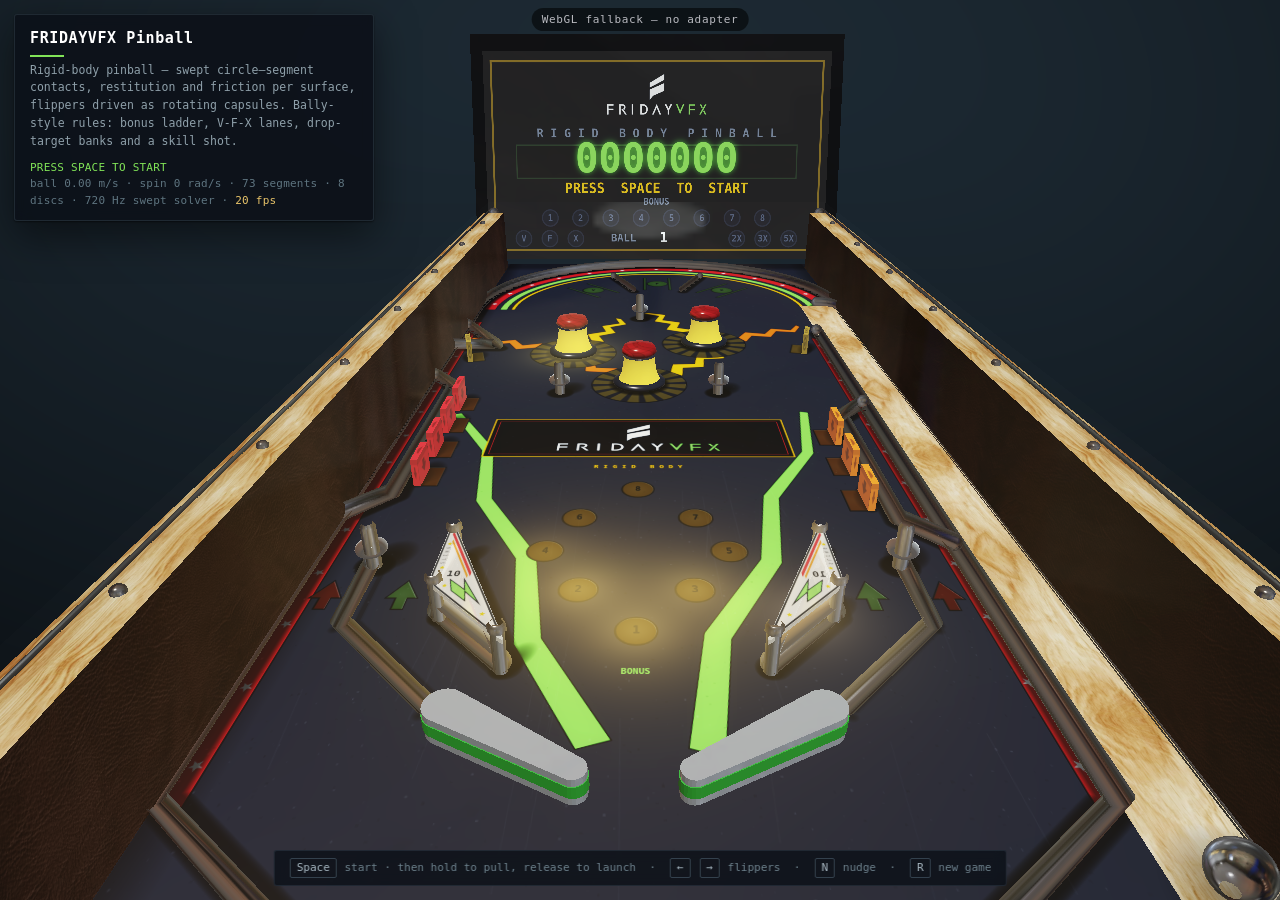
<file: pinball/index.html>
<!doctype html>
<html lang="en" data-theme="dark">
<head>
<meta charset="utf-8">
<meta name="viewport" content="width=device-width,initial-scale=1,viewport-fit=cover">
<title>Pinball &mdash; Rigid Body</title>
<link rel="stylesheet" href="style.css?v=38">
</head>
<body>

<div id="stage"><canvas id="gl" aria-label="Simulated pinball table, player's point of view"></canvas></div>

<div class="plate" id="plate">
  <h1>FRIDAYVFX Pinball</h1>
  <p class="sub">Rigid-body pinball &mdash; swept circle&ndash;segment contacts, restitution and
     friction per surface, flippers driven as rotating capsules. Bally-style rules:
     bonus ladder, V-F-X lanes, drop-target banks and a skill shot.</p>
  <p class="read" id="readout">&nbsp;</p>
</div>

<div class="hint" id="hint">
  <span class="k">Space</span> start &middot; then hold to pull, release to launch
  &nbsp;&middot;&nbsp; <span class="k">&larr;</span> <span class="k">&rarr;</span> flippers
  &nbsp;&middot;&nbsp; <span class="k">N</span> nudge
  &nbsp;&middot;&nbsp; <span class="k">R</span> new game
</div>

<div class="touch" id="touch" hidden>
  <button type="button" id="tLeft"  aria-label="Left flipper"></button>
  <button type="button" id="tPlunge" aria-label="Launch">LAUNCH</button>
  <button type="button" id="tRight" aria-label="Right flipper"></button>
</div>

<p class="fallback" id="fallback" hidden></p>

<script src="raum.js?v=37"></script>
<script src="physik.js?v=45"></script>
<script src="tisch.js?v=46"></script>
<script src="umgebung.js?v=40"></script>
<script src="spiel.js?v=45"></script>
<script src="spielfeld.js?v=44"></script>
<script>
// Rueckfall auf die WebGL-Fassung, wenn WebGPU fehlt oder beim Start scheitert.
function rueckfall(grund) {
	console.error("WebGPU unavailable (" + grund + "), switching to the WebGL version");
	location.replace("webgl.html" + location.search + "#fallback=" + encodeURIComponent(grund));
}
// Hinweis-Overlay der Demo, nur fuer Geraeteverlust zur Laufzeit.
function zeigeHinweis(text) {
	var fb = document.getElementById("fallback");
	fb.textContent = text;
	fb.hidden = false;
}
async function starteWebGPU(canvas) {
	if (!navigator.gpu) return rueckfall(window.isSecureContext ? "no navigator.gpu" : "insecure context, WebGPU needs https or localhost");
	var adapter = await navigator.gpu.requestAdapter();
	if (!adapter) return rueckfall("no adapter");
	var device = await adapter.requestDevice();
	device.addEventListener("uncapturederror", function (e) { console.error("WebGPU:", e.error.message); });
	device.lost.then(function (info) { if (info.reason !== "destroyed") zeigeHinweis("GPU device lost: " + info.message); });
	var context = canvas.getContext("webgpu");
	var format = navigator.gpu.getPreferredCanvasFormat();
	context.configure({ device: device, format: format, alphaMode: "opaque" });
	return { adapter: adapter, device: device, context: context, format: format };
}
</script>
<script src="pinball-gpu.js?v=46"></script>
</body>
</html>
</file>
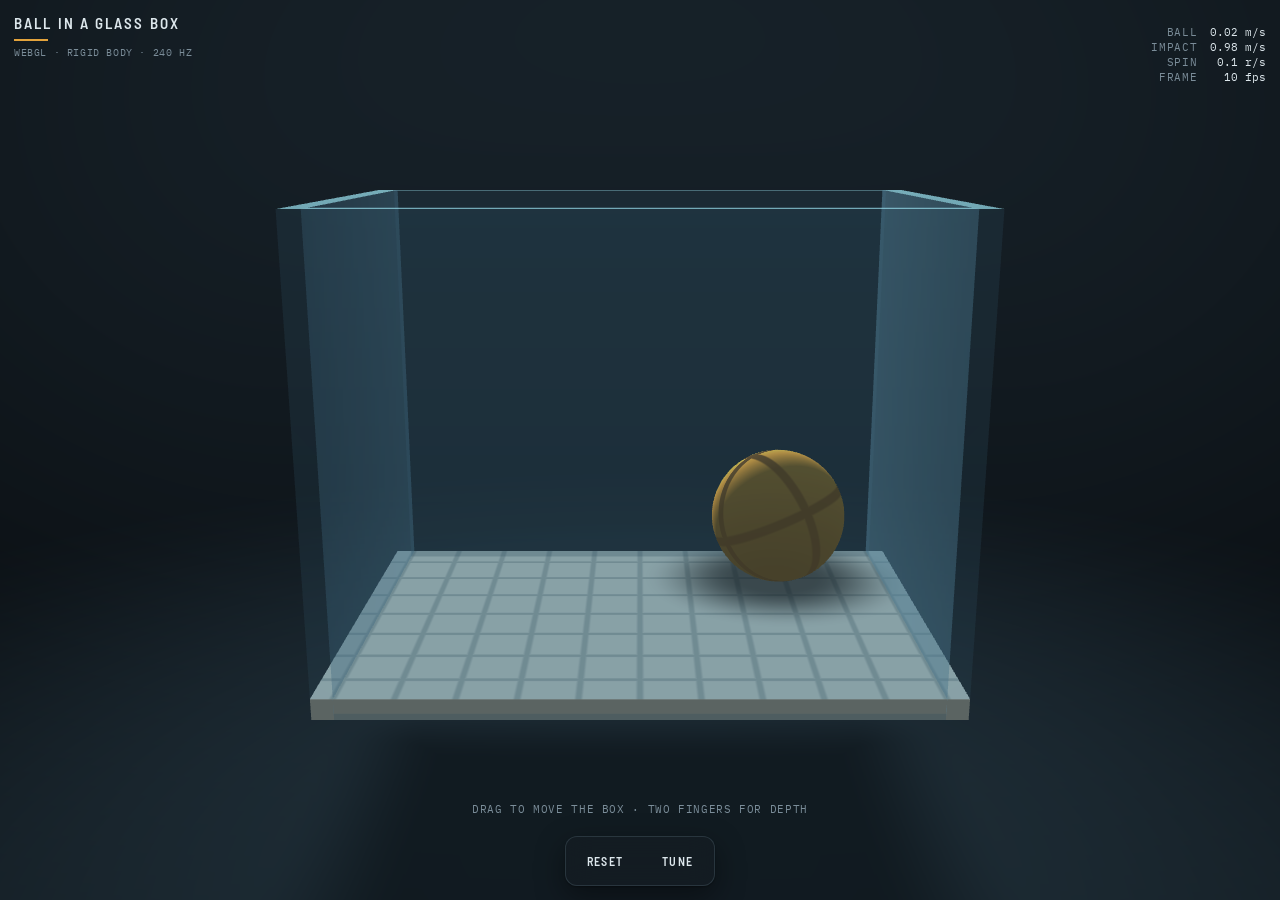
<file: ball-in-box/webgl.html>
<!doctype html><html lang="en" data-theme="dark"><head><meta charset=utf-8>
<title>Ball in a Glass Box</title><meta name=viewport content="width=device-width,initial-scale=1"></head><body>

<link rel="stylesheet" href="../fonts/fonts.css">
<style>
/* ---- tokens : light is the bare :root, dark redefines only values ---- */
:root{
  --ink:#E9EEF0; --ink2:#DCE4E8;
  --panel:rgba(255,255,255,.80); --panel-solid:#FFFFFF;
  --line:rgba(24,44,56,.16); --line-strong:rgba(24,44,56,.30);
  --text:#16212A; --muted:#5A6D79;
  --brass:#9C6410; --brass-bright:#C2820F;
  --glass:#2F6D85;
  --shadow:0 1px 2px rgba(16,32,40,.10), 0 8px 24px rgba(16,32,40,.10);
  --scene-top:#EDF2F4; --scene-bot:#AEC0C9;
  --ball-a:#D0942E; --ball-b:#33291E;
  --wall:#83B4C9; --wall-a:0.14;
  --floor:#C6D3D9; --floorline:#5F7A87;
  --ground:#CFDBE0; --shade:#3C4E58;
  --key:#FFF0DC; --fill:#8FAABA;
}
:root:not([data-theme="light"]){
  color-scheme:light;
}
@media (prefers-color-scheme: dark){
  :root:not([data-theme="light"]){
    color-scheme:dark;
    --ink:#0E1317; --ink2:#080C0F;
    --panel:rgba(21,29,35,.78); --panel-solid:#151D23;
    --line:rgba(154,190,206,.16); --line-strong:rgba(154,190,206,.30);
    --text:#DDE7EC; --muted:#7B8D99;
    --brass:#E3A33C; --brass-bright:#F6BE5E;
    --glass:#86BCCF;
    --shadow:0 1px 2px rgba(0,0,0,.35), 0 10px 30px rgba(0,0,0,.42);
    --scene-top:#18232B; --scene-bot:#070A0D;
    --ball-a:#E0A03C; --ball-b:#2A2118;
    --wall:#8FC6DA; --wall-a:0.16;
    --floor:#AEC0C9; --floorline:#607A87;
    --ground:#20303A; --shade:#03070A;
    --key:#FFEBCB; --fill:#2C4557;
  }
}
:root[data-theme="dark"]{
  color-scheme:dark;
  --ink:#0E1317; --ink2:#080C0F;
  --panel:rgba(21,29,35,.78); --panel-solid:#151D23;
  --line:rgba(154,190,206,.16); --line-strong:rgba(154,190,206,.30);
  --text:#DDE7EC; --muted:#7B8D99;
  --brass:#E3A33C; --brass-bright:#F6BE5E;
  --glass:#86BCCF;
  --shadow:0 1px 2px rgba(0,0,0,.35), 0 10px 30px rgba(0,0,0,.42);
  --scene-top:#18232B; --scene-bot:#070A0D;
  --ball-a:#E0A03C; --ball-b:#2A2118;
  --wall:#8FC6DA; --wall-a:0.16;
  --floor:#AEC0C9; --floorline:#607A87;
  --ground:#20303A; --shade:#03070A;
  --key:#FFEBCB; --fill:#2C4557;
}

*{box-sizing:border-box;}
html,body{height:100%;margin:0;padding:0;}
body{
  background:var(--ink);
  color:var(--text);
  font-family:"Barlow Semi Condensed", "Helvetica Neue", Arial, sans-serif;
  overflow:hidden;
  overscroll-behavior:none;
  -webkit-user-select:none; user-select:none;
  -webkit-touch-callout:none;
  -webkit-tap-highlight-color:transparent;
  touch-action:none;
}

#stage{position:fixed; inset:0; touch-action:none;}
#gl{display:block; width:100%; height:100%; touch-action:none;}

/* ---- floating instrument chrome ---- */
.hud{
  position:fixed; z-index:2;
  pointer-events:none;
  padding:max(14px, env(safe-area-inset-top)) max(14px, env(safe-area-inset-right))
          max(14px, env(safe-area-inset-bottom)) max(14px, env(safe-area-inset-left));
}
.hud.tl{top:0; left:0;}
.hud.tr{top:0; right:0; text-align:right;}
.hud.bc{left:0; right:0; bottom:0; display:flex; flex-direction:column; align-items:center; gap:10px;}

.plate{ display:flex; flex-direction:column; gap:2px; }
.plate h1{
  margin:0; font-size:15px; font-weight:600; letter-spacing:.14em; text-transform:uppercase;
  color:var(--text); text-wrap:balance;
}
.plate .rule{ width:34px; height:2px; background:var(--brass); margin:5px 0 3px; }
.plate p{
  margin:0; font-family:"IBM Plex Mono", ui-monospace, Menlo, monospace;
  font-size:10px; letter-spacing:.06em; color:var(--muted); text-transform:uppercase;
}

.telemetry{
  display:inline-grid; grid-template-columns:auto auto; gap:1px 12px;
  font-family:"IBM Plex Mono", ui-monospace, Menlo, monospace;
  font-size:10.5px; font-variant-numeric:tabular-nums; text-align:right;
}
.telemetry dt{ color:var(--muted); letter-spacing:.08em; text-transform:uppercase; }
.telemetry dd{ margin:0; color:var(--text); }
.telemetry dd.hot{ color:var(--brass-bright); }

/* ---- control bar ---- */
.bar{
  pointer-events:auto;
  display:flex; align-items:center; gap:6px;
  padding:5px; border-radius:12px;
  background:var(--panel); border:1px solid var(--line);
  box-shadow:var(--shadow);
  -webkit-backdrop-filter:blur(14px) saturate(1.3); backdrop-filter:blur(14px) saturate(1.3);
}
button{
  font-family:inherit; font-size:12px; font-weight:600; letter-spacing:.12em; text-transform:uppercase;
  color:var(--text); background:transparent;
  border:1px solid transparent; border-radius:8px;
  padding:9px 15px; min-height:38px; cursor:pointer;
  transition:background .15s ease, border-color .15s ease, color .15s ease;
}
button:hover{ background:var(--line); }
button:active{ background:var(--line-strong); }
button[aria-pressed="true"]{ color:var(--brass-bright); border-color:var(--line-strong); background:var(--line); }
button:focus-visible{ outline:2px solid var(--brass); outline-offset:2px; }

.tuner{
  pointer-events:auto;
  width:min(360px, calc(100vw - 28px));
  display:none; flex-direction:column; gap:11px;
  padding:14px 15px; border-radius:12px;
  background:var(--panel); border:1px solid var(--line); box-shadow:var(--shadow);
  -webkit-backdrop-filter:blur(14px) saturate(1.3); backdrop-filter:blur(14px) saturate(1.3);
}
.tuner.open{ display:flex; }
.row{ display:grid; grid-template-columns:1fr auto; align-items:baseline; gap:2px 10px; }
.row label{
  font-size:11px; font-weight:500; letter-spacing:.14em; text-transform:uppercase; color:var(--muted);
}
.row output{
  font-family:"IBM Plex Mono", ui-monospace, Menlo, monospace;
  font-size:11px; font-variant-numeric:tabular-nums; color:var(--text);
}
.row input{ grid-column:1 / -1; }

input[type=range]{
  -webkit-appearance:none; appearance:none;
  width:100%; height:22px; margin:0; background:transparent; cursor:pointer;
}
input[type=range]::-webkit-slider-runnable-track{
  height:2px; border-radius:1px; background:var(--line-strong);
}
input[type=range]::-webkit-slider-thumb{
  -webkit-appearance:none; appearance:none;
  width:18px; height:18px; margin-top:-8px; border-radius:50%;
  background:var(--brass); border:2px solid var(--panel-solid);
  box-shadow:0 1px 3px rgba(0,0,0,.4);
}
input[type=range]::-moz-range-track{ height:2px; border-radius:1px; background:var(--line-strong); border:none; }
input[type=range]::-moz-range-thumb{
  width:16px; height:16px; border-radius:50%;
  background:var(--brass); border:2px solid var(--panel-solid);
}
input[type=range]:focus-visible{ outline:2px solid var(--brass); outline-offset:4px; border-radius:4px; }

.hint{
  font-family:"IBM Plex Mono", ui-monospace, Menlo, monospace;
  font-size:10.5px; letter-spacing:.06em; text-transform:uppercase;
  color:var(--muted); text-align:center;
  transition:opacity .5s ease;
}
.hint.gone{ opacity:0; }

#fallback{
  position:fixed; inset:0; z-index:5; display:none;
  place-content:center; padding:32px; text-align:center;
  background:var(--ink); color:var(--text);
}
#fallback.show{ display:grid; }
#fallback p{ max-width:34ch; margin:0 auto; line-height:1.6; color:var(--muted); font-size:15px; }
#fallback strong{ display:block; margin-bottom:10px; color:var(--text);
  font-size:15px; font-weight:600; letter-spacing:.14em; text-transform:uppercase; }


/* ---- Kompaktstufe: Handy und Einbettung im Rahmen. Nur kleine Fenster,
   der Desktop bleibt wie er ist. ---- */
@media (max-width: 640px), (max-height: 460px){
  .plate p, .telemetry, .hint{ display:none; }
  .plate h1{ font-size:12px; }
  .plate .rule{ display:none; }
  .hud{ padding:8px; }
  .hud.bc{ gap:6px; }
  .bar{ padding:3px; gap:3px; }
  button{ font-size:10px; padding:6px 9px; min-height:30px; letter-spacing:.08em; }
  .tuner{ max-height:min(52vh, 320px); padding:9px 10px; gap:6px; }
  .row label, .row output{ font-size:10px; }
  input[type=range]{ height:18px; }
}
@media (prefers-reduced-motion: reduce){
  *{ transition-duration:.01ms !important; }
}
</style>


<div id="stage"><canvas id="gl" aria-label="Interactive physics simulation: a brass ball inside an open-topped glass box"></canvas></div>

<div class="hud tl">
  <div class="plate">
    <h1>Ball in a Glass Box</h1>
    <div class="rule"></div>
    <p>WebGL &middot; rigid body &middot; 240&nbsp;Hz</p>
  </div>
</div>

<div class="hud tr">
  <dl class="telemetry">
    <dt>Ball</dt><dd id="tSpeed">0.00 m/s</dd>
    <dt>Impact</dt><dd id="tHit">0.00 m/s</dd>
    <dt>Spin</dt><dd id="tSpin">0.0 r/s</dd>
    <dt>Frame</dt><dd id="tFps">60 fps</dd>
  </dl>
</div>

<div class="hud bc">
  <p class="hint" id="hint">Drag to move the box &middot; two fingers for depth</p>
  <div class="tuner" id="tuner">
    <div class="row">
      <label for="sG">Gravity</label><output id="oG">9.8 m/s&sup2;</output>
      <input id="sG" type="range" min="0" max="26" step="0.2" value="9.8">
    </div>
    <div class="row">
      <label for="sE">Bounce</label><output id="oE">0.52</output>
      <input id="sE" type="range" min="0" max="0.92" step="0.01" value="0.52">
    </div>
    <div class="row">
      <label for="sF">Friction</label><output id="oF">0.34</output>
      <input id="sF" type="range" min="0" max="1" step="0.01" value="0.34">
    </div>
  </div>
  <div class="bar">
    <button id="bReset" type="button">Reset</button>
    <button id="bTune" type="button" aria-pressed="false" aria-controls="tuner">Tune</button>
  </div>
</div>

<div id="fallback">
  <div>
    <strong>WebGL unavailable</strong>
    <p id="fallbackMsg">This browser could not start a WebGL context. Try Safari or Chrome with hardware acceleration enabled.</p>
  </div>
</div>

<script>
"use strict";
(function () {

/* =========================================================================
   Ball in a Glass Box
   Raw WebGL 1.0, no libraries. A brass test mass tumbles inside an
   open-topped acrylic box that the viewer drags around by touch.

   Sim runs at a fixed 240 Hz on its own accumulator, decoupled from the
   frame rate. Contacts are sphere-vs-AABB against the five wall slabs, in
   the box's local frame, so the rim, the outer faces and the inside all
   collide correctly and the ball can genuinely be thrown out of the top.
   ========================================================================= */

/* ---------------------------------------------------------------- config */
var CFG = {
  hx: 0.74, hy: 0.58, hz: 0.50,   // interior half-extents (metres)
  t : 0.055,                      // wall thickness
  R : 0.20,                       // ball radius
  fov: 40 * Math.PI / 180,
  pitch: 14 * Math.PI / 180,      // camera tilt, looking down into the box
  frameY: 0.02,                   // world height the camera aims at
  groundY: -1.14,
  dragZ: 0.46,
  follow: 26,                     // box -> finger tracking stiffness (1/s)
  HZ: 240
};
CFG.outW = CFG.hx + CFG.t;
CFG.outD = CFG.hz + CFG.t;
CFG.outH = (2 * CFG.hy + CFG.t) * 0.5;
CFG.outCY = (CFG.hy - (CFG.hy + CFG.t)) * 0.5;   // outer box centre, box-local

var tune = { g: 9.8, e: 0.52, mu: 0.34 };

/* ----------------------------------------------------------- mat4 / mat3 */
function m4() { return new Float32Array(16); }

function perspective(o, fovy, aspect, near, far) {
  var f = 1 / Math.tan(fovy * 0.5), nf = 1 / (near - far);
  o.fill(0);
  o[0] = f / aspect; o[5] = f; o[10] = (far + near) * nf; o[11] = -1; o[14] = 2 * far * near * nf;
  return o;
}

function lookAt(o, ex, ey, ez, cx, cy, cz) {
  var zx = ex - cx, zy = ey - cy, zz = ez - cz;
  var l = 1 / Math.hypot(zx, zy, zz); zx *= l; zy *= l; zz *= l;
  // up = (0,1,0)
  var xx = zz, xy = 0, xz = -zx;             // cross(up, z)
  l = Math.hypot(xx, xy, xz);
  if (l < 1e-6) { xx = 1; xy = 0; xz = 0; } else { l = 1 / l; xx *= l; xy *= l; xz *= l; }
  var yx = zy * xz - zz * xy, yy = zz * xx - zx * xz, yz = zx * xy - zy * xx;
  o[0] = xx; o[1] = yx; o[2] = zx; o[3] = 0;
  o[4] = xy; o[5] = yy; o[6] = zy; o[7] = 0;
  o[8] = xz; o[9] = yz; o[10] = zz; o[11] = 0;
  o[12] = -(xx * ex + xy * ey + xz * ez);
  o[13] = -(yx * ex + yy * ey + yz * ez);
  o[14] = -(zx * ex + zy * ey + zz * ez);
  o[15] = 1;
  return o;
}

function mul(o, a, b) {                       // o = a * b
  for (var c = 0; c < 4; c++) {
    var b0 = b[c * 4], b1 = b[c * 4 + 1], b2 = b[c * 4 + 2], b3 = b[c * 4 + 3];
    o[c * 4]     = a[0] * b0 + a[4] * b1 + a[8]  * b2 + a[12] * b3;
    o[c * 4 + 1] = a[1] * b0 + a[5] * b1 + a[9]  * b2 + a[13] * b3;
    o[c * 4 + 2] = a[2] * b0 + a[6] * b1 + a[10] * b2 + a[14] * b3;
    o[c * 4 + 3] = a[3] * b0 + a[7] * b1 + a[11] * b2 + a[15] * b3;
  }
  return o;
}

// translate * non-uniform scale (axis aligned, no rotation)
function trs(o, tx, ty, tz, sx, sy, sz) {
  o.fill(0);
  o[0] = sx; o[5] = sy; o[10] = sz;
  o[12] = tx; o[13] = ty; o[14] = tz; o[15] = 1;
  return o;
}

// quaternion rotation * uniform scale, then translate
function qrs(o, q, tx, ty, tz, s) {
  var x = q[0], y = q[1], z = q[2], w = q[3];
  var x2 = x + x, y2 = y + y, z2 = z + z;
  var xx = x * x2, xy = x * y2, xz = x * z2;
  var yy = y * y2, yz = y * z2, zz = z * z2;
  var wx = w * x2, wy = w * y2, wz = w * z2;
  o[0] = (1 - (yy + zz)) * s; o[1] = (xy + wz) * s;       o[2] = (xz - wy) * s;       o[3] = 0;
  o[4] = (xy - wz) * s;       o[5] = (1 - (xx + zz)) * s; o[6] = (yz + wx) * s;       o[7] = 0;
  o[8] = (xz + wy) * s;       o[9] = (yz - wx) * s;       o[10] = (1 - (xx + yy)) * s; o[11] = 0;
  o[12] = tx; o[13] = ty; o[14] = tz; o[15] = 1;
  return o;
}

// rotation-only mat3 from a quaternion (the ball's normal matrix)
function qm3(o, q) {
  var x = q[0], y = q[1], z = q[2], w = q[3];
  var x2 = x + x, y2 = y + y, z2 = z + z;
  var xx = x * x2, xy = x * y2, xz = x * z2;
  var yy = y * y2, yz = y * z2, zz = z * z2;
  var wx = w * x2, wy = w * y2, wz = w * z2;
  o[0] = 1 - (yy + zz); o[1] = xy + wz;       o[2] = xz - wy;
  o[3] = xy - wz;       o[4] = 1 - (xx + zz); o[5] = yz + wx;
  o[6] = xz + wy;       o[7] = yz - wx;       o[8] = 1 - (xx + yy);
  return o;
}

/* ------------------------------------------------------------ gl context */
var canvas = document.getElementById("gl");
var gl = null;
try {
  var opts = { antialias: true, alpha: false, depth: true, stencil: false,
               premultipliedAlpha: false, powerPreference: "high-performance" };
  gl = canvas.getContext("webgl", opts) || canvas.getContext("experimental-webgl", opts);
} catch (err) { gl = null; }

if (!gl) {
  document.getElementById("fallback").classList.add("show");
  return;
}

function compile(type, src, label) {
  var s = gl.createShader(type);
  gl.shaderSource(s, src);
  gl.compileShader(s);
  if (!gl.getShaderParameter(s, gl.COMPILE_STATUS)) {
    throw new Error(label + ": " + gl.getShaderInfoLog(s));
  }
  return s;
}

function program(vsrc, fsrc, label) {
  var p = gl.createProgram();
  gl.attachShader(p, compile(gl.VERTEX_SHADER, vsrc, label + " vs"));
  gl.attachShader(p, compile(gl.FRAGMENT_SHADER, fsrc, label + " fs"));
  gl.linkProgram(p);
  if (!gl.getProgramParameter(p, gl.LINK_STATUS)) {
    throw new Error(label + " link: " + gl.getProgramInfoLog(p));
  }
  // cache every active uniform + attribute location on the program object
  p.u = {}; p.a = {};
  var n = gl.getProgramParameter(p, gl.ACTIVE_UNIFORMS), i, info;
  for (i = 0; i < n; i++) { info = gl.getActiveUniform(p, i); p.u[info.name] = gl.getUniformLocation(p, info.name); }
  n = gl.getProgramParameter(p, gl.ACTIVE_ATTRIBUTES);
  for (i = 0; i < n; i++) { info = gl.getActiveAttrib(p, i); p.a[info.name] = gl.getAttribLocation(p, info.name); }
  return p;
}

function mesh(positions, normals, indices) {
  var m = {
    pos: gl.createBuffer(), nor: gl.createBuffer(), idx: gl.createBuffer(), count: indices.length
  };
  gl.bindBuffer(gl.ARRAY_BUFFER, m.pos);
  gl.bufferData(gl.ARRAY_BUFFER, new Float32Array(positions), gl.STATIC_DRAW);
  gl.bindBuffer(gl.ARRAY_BUFFER, m.nor);
  gl.bufferData(gl.ARRAY_BUFFER, new Float32Array(normals), gl.STATIC_DRAW);
  gl.bindBuffer(gl.ELEMENT_ARRAY_BUFFER, m.idx);
  gl.bufferData(gl.ELEMENT_ARRAY_BUFFER, new Uint16Array(indices), gl.STATIC_DRAW);
  return m;
}

function bindMesh(prog, m) {
  gl.bindBuffer(gl.ARRAY_BUFFER, m.pos);
  gl.enableVertexAttribArray(prog.a.aPos);
  gl.vertexAttribPointer(prog.a.aPos, 3, gl.FLOAT, false, 0, 0);
  gl.bindBuffer(gl.ARRAY_BUFFER, m.nor);
  gl.enableVertexAttribArray(prog.a.aNor);
  gl.vertexAttribPointer(prog.a.aNor, 3, gl.FLOAT, false, 0, 0);
  gl.bindBuffer(gl.ELEMENT_ARRAY_BUFFER, m.idx);
}

/* -------------------------------------------------------------- geometry */
// unit cube, side 1, centred on the origin, outward normals
function buildCube() {
  var f = [
    [ 1, 0, 0], [-1, 0, 0], [0,  1, 0],
    [ 0,-1, 0], [ 0, 0, 1], [0,  0,-1]
  ];
  var P = [], N = [], I = [];
  for (var k = 0; k < 6; k++) {
    var n = f[k];
    // two in-plane axes for this face
    var ax = [n[1], n[2], n[0]];                 // cyclic shift is always perpendicular here
    var ay = [n[1] * ax[2] - n[2] * ax[1],       // ay = n x ax, so ax x ay = n (outward winding)
              n[2] * ax[0] - n[0] * ax[2],
              n[0] * ax[1] - n[1] * ax[0]];
    var base = P.length / 3;
    for (var c = 0; c < 4; c++) {
      var sx = (c === 0 || c === 3) ? -0.5 : 0.5;
      var sy = (c < 2) ? -0.5 : 0.5;
      P.push(n[0] * 0.5 + ax[0] * sx + ay[0] * sy,
             n[1] * 0.5 + ax[1] * sx + ay[1] * sy,
             n[2] * 0.5 + ax[2] * sx + ay[2] * sy);
      N.push(n[0], n[1], n[2]);
    }
    I.push(base, base + 1, base + 2, base, base + 2, base + 3);
  }
  return mesh(P, N, I);
}

// unit-radius UV sphere
function buildSphere(segU, segV) {
  var P = [], N = [], I = [], u, v;
  for (v = 0; v <= segV; v++) {
    var phi = v / segV * Math.PI, sp = Math.sin(phi), cp = Math.cos(phi);
    for (u = 0; u <= segU; u++) {
      var th = u / segU * Math.PI * 2, st = Math.sin(th), ct = Math.cos(th);
      var x = sp * ct, y = cp, z = sp * st;
      P.push(x, y, z); N.push(x, y, z);
    }
  }
  for (v = 0; v < segV; v++) {
    for (u = 0; u < segU; u++) {
      var a = v * (segU + 1) + u, b = a + segU + 1;
      I.push(a, b, a + 1, a + 1, b, b + 1);
    }
  }
  return mesh(P, N, I);
}

// flat quad in the XZ plane, side 1, +Y normal
function buildPlane() {
  return mesh(
    [-0.5, 0, -0.5,  0.5, 0, -0.5,  0.5, 0, 0.5, -0.5, 0, 0.5],
    [0, 1, 0,  0, 1, 0,  0, 1, 0,  0, 1, 0],
    [0, 2, 1, 0, 3, 2]
  );
}

var CUBE   = buildCube();
var SPHERE = buildSphere(56, 34);
var PLANE  = buildPlane();

/* --------------------------------------------------------------- shaders */
var VS_LIT = [
"precision highp float;",
"attribute vec3 aPos;",
"attribute vec3 aNor;",
"uniform mat4 uVP;",
"uniform mat4 uModel;",
"uniform mat3 uNMat;",
"varying vec3 vW;",
"varying vec3 vN;",
"varying vec3 vL;",
"void main(){",
"  vec4 w = uModel * vec4(aPos, 1.0);",
"  vW = w.xyz;",
"  vN = uNMat * aNor;",
"  vL = aPos;",
"  gl_Position = uVP * w;",
"}"
].join("\n");

var FS_LIT = [
"precision highp float;",
"varying vec3 vW;",
"varying vec3 vN;",
"varying vec3 vL;",
"uniform vec3  uCam;",
"uniform vec3  uBase;",
"uniform vec3  uTint;",
"uniform vec3  uScale;",
"uniform float uAlpha;",
"uniform float uMode;",     // 0 glass wall | 1 box floor | 2 ball | 3 ground
"uniform vec3  uKey;",
"uniform vec3  uFill;",
"uniform vec3  uLdir;",
"uniform float uGlow;",
"uniform vec3  uGlowCol;",
"uniform vec3  uBallProj;", // box-local x, z, shadow strength  (mode 1)
"uniform vec4  uBoxProj;",  // world x, z, softness, strength   (mode 3)
"uniform vec2  uBoxHalf;",  // box footprint half-extents       (mode 3)
"uniform float uR;",
"",
"vec3 shoulder(vec3 c){",
"  vec3 k = vec3(0.82);",
"  vec3 d = max(c - k, vec3(0.0));",
"  return min(c, k) + d / (1.0 + d / (1.0 - k));",
"}",
"",
"void main(){",
"  vec3 N = normalize(vN);",
"  vec3 V = normalize(uCam - vW);",
"  vec3 L = normalize(uLdir);",
"  vec3 H = normalize(L + V);",
"  float ndl = max(dot(N, L), 0.0);",
"  float ndv = max(dot(N, V), 0.0);",
"  float ndh = max(dot(N, H), 0.0);",
"  float fres = pow(1.0 - ndv, 3.0);",
"  vec3  lp = vL * uScale;",
"  vec3  col;",
"  float alpha = uAlpha;",
"",
"  if (uMode < 0.5) {",
/* ---- acrylic wall: thin, mostly transparent, bright at grazing angles */
"    float spec = pow(ndh, 120.0);",
"    col  = uBase * uFill * 0.90;",
"    col += uBase * uKey * ndl * 0.32;",
"    col += uKey * spec * 1.30;",
"    col += uBase * fres * 0.70;",
"    col += uGlowCol * uGlow * (0.35 + 0.9 * fres);",
"    alpha = clamp(uAlpha + fres * 0.46 + spec * 0.60 + ndl * 0.24 + uGlow * 0.30, 0.0, 1.0);",
"",
"  } else if (uMode < 1.5) {",
/* ---- box floor: milled plate with a fine grid, plus the ball's shadow */
"    vec3 albedo = uBase;",
"    if (N.y > 0.5) {",
"      vec2 q = abs(fract(lp.xz / 0.148 - 0.5) - 0.5) * 0.148;",
"      float d = min(q.x, q.y);",
"      float line = 1.0 - smoothstep(0.0035, 0.0125, d);",
"      albedo = mix(albedo, uTint, line * 0.42);",
"      float bd = length(lp.xz - uBallProj.xy);",
"      float sh = (1.0 - smoothstep(uR * 0.55, uR * 2.05, bd)) * uBallProj.z;",
"      albedo *= mix(1.0, 0.30, sh);",
"    }",
"    col  = albedo * (uFill * (0.40 + 0.60 * max(N.y, 0.0)) * 0.90 + uKey * ndl * 1.02);",
"    col += uKey * pow(ndh, 34.0) * 0.12;",
"    col += uGlowCol * uGlow * 0.5;",
"",
"  } else if (uMode < 2.5) {",
/* ---- brass reference sphere: three orthogonal great circles so spin reads */
"    vec3 p = normalize(vL);",
"    float b = max(max(smoothstep(0.098, 0.052, abs(p.y)),",
"                      smoothstep(0.098, 0.052, abs(p.x))),",
"                      smoothstep(0.098, 0.052, abs(p.z)));",
"    vec3 albedo = mix(uBase, uTint, b);",
"    float sheen = 0.5 + 0.5 * N.y;",
"    col  = albedo * (uFill * (0.30 + 0.70 * sheen) * 0.80 + uKey * ndl * 1.32);",
"    col += uKey * pow(ndh, 30.0) * 1.45 * (1.0 - b * 0.70);",
"    col += uBase * fres * 0.32;",
"",
"  } else {",
/* ---- studio ground: a soft pool of light carrying the box's cast shadow */
"    float r = length(vW.xz - vec2(0.0)) / max(uScale.x * 0.5, 0.001);",
"    float pool = 1.0 - smoothstep(0.10, 0.92, r);",
"    vec2 d = abs(vW.xz - uBoxProj.xy) - uBoxHalf;",
"    float sd = length(max(d, vec2(0.0))) + min(max(d.x, d.y), 0.0);",
"    float sh = (1.0 - smoothstep(-uBoxProj.z * 0.30, uBoxProj.z, sd)) * uBoxProj.w;",
"    col = mix(uBase, uTint, sh);",
"    alpha = pool * mix(uAlpha, 1.0, sh * 0.8);",
"  }",
"",
"  gl_FragColor = vec4(shoulder(col), alpha);",
"}"
].join("\n");

var VS_BG = [
"precision highp float;",
"attribute vec2 aPos;",
"varying vec2 vUv;",
"void main(){ vUv = aPos * 0.5 + 0.5; gl_Position = vec4(aPos, 0.0, 1.0); }"
].join("\n");

var FS_BG = [
"precision highp float;",
"varying vec2 vUv;",
"uniform vec3 uTop;",
"uniform vec3 uBot;",
"void main(){",
"  vec3 c = mix(uBot, uTop, pow(clamp(vUv.y, 0.0, 1.0), 0.85));",
"  float v = distance(vUv, vec2(0.5, 0.55));",
"  c *= 1.0 - smoothstep(0.28, 0.95, v) * 0.42;",
"  gl_FragColor = vec4(c, 1.0);",
"}"
].join("\n");

var progLit, progBg, bgBuf;
try {
  progLit = program(VS_LIT, FS_LIT, "lit");
  progBg  = program(VS_BG, FS_BG, "bg");
} catch (err) {
  document.getElementById("fallbackMsg").textContent =
    "This browser started WebGL but rejected the shaders. " + err.message;
  document.getElementById("fallback").classList.add("show");
  return;
}
bgBuf = gl.createBuffer();
gl.bindBuffer(gl.ARRAY_BUFFER, bgBuf);
gl.bufferData(gl.ARRAY_BUFFER, new Float32Array([-1, -1, 3, -1, -1, 3]), gl.STATIC_DRAW);

/* ------------------------------------------------------- palette binding */
// The scene reads its colours from the same CSS custom properties as the
// chrome, so the 3D view follows the viewer's light/dark theme.
var PAL = {};
var css = getComputedStyle(document.documentElement);

function rgb(name, fallback) {
  var v = css.getPropertyValue(name).trim() || fallback;
  var m;
  if (v.charAt(0) === "#") {
    if (v.length === 4) v = "#" + v[1] + v[1] + v[2] + v[2] + v[3] + v[3];
    return [parseInt(v.substr(1, 2), 16) / 255,
            parseInt(v.substr(3, 2), 16) / 255,
            parseInt(v.substr(5, 2), 16) / 255];
  }
  m = v.match(/[\d.]+/g);
  if (m && m.length >= 3) return [+m[0] / 255, +m[1] / 255, +m[2] / 255];
  return [0.5, 0.5, 0.5];
}

function readPalette() {
  css = getComputedStyle(document.documentElement);
  PAL.top   = rgb("--scene-top",  "#18232B");
  PAL.bot   = rgb("--scene-bot",  "#070A0D");
  PAL.ballA = rgb("--ball-a",     "#E0A03C");
  PAL.ballB = rgb("--ball-b",     "#2A2118");
  PAL.wall  = rgb("--wall",       "#8FC6DA");
  PAL.floor = rgb("--floor",      "#C9D6DC");
  PAL.fline = rgb("--floorline",  "#6E8894");
  PAL.grnd  = rgb("--ground",     "#121A20");
  PAL.shade = rgb("--shade",      "#03060A");
  PAL.key   = rgb("--key",        "#FFEBCB");
  PAL.fill  = rgb("--fill",       "#39566A");
  PAL.brass = rgb("--brass-bright", "#F6BE5E");
  PAL.wallA = parseFloat(css.getPropertyValue("--wall-a")) || 0.13;
}
readPalette();

var dark = window.matchMedia("(prefers-color-scheme: dark)");
if (dark.addEventListener) dark.addEventListener("change", readPalette);
else if (dark.addListener) dark.addListener(readPalette);
new MutationObserver(readPalette).observe(document.documentElement,
  { attributes: true, attributeFilter: ["data-theme", "style", "class"] });

/* ------------------------------------------------------------- wall slabs */
// Five AABBs in the box's local frame. The same list drives both rendering
// and collision, so what you see is exactly what the ball hits.
var hx = CFG.hx, hy = CFG.hy, hz = CFG.hz, t = CFG.t;
function slab(x0, x1, y0, y1, z0, z1) {
  return {
    min: [x0, y0, z0], max: [x1, y1, z1],
    c:   [(x0 + x1) / 2, (y0 + y1) / 2, (z0 + z1) / 2],
    s:   [x1 - x0, y1 - y0, z1 - z0],
    glow: 0
  };
}
var FLOOR = slab(-hx - t, hx + t, -hy - t, -hy,    -hz - t, hz + t);
var WALLS = [
  slab(-hx - t, -hx,    -hy - t, hy,  -hz - t, hz + t),   // -X
  slab( hx,      hx + t, -hy - t, hy,  -hz - t, hz + t),  // +X
  slab(-hx,      hx,     -hy - t, hy,  -hz - t, -hz),     // -Z (back)
  slab(-hx,      hx,     -hy - t, hy,   hz,     hz + t)   // +Z (front)
];
var SLABS = WALLS.concat([FLOOR]);

/* ------------------------------------------------------------------ state */
var box  = { x: 0, y: 0.12, z: 0, vx: 0, vy: 0, vz: 0 };
var goal = { x: 0, y: 0.12, z: 0 };   // smoothed target the box chases
var want = { x: 0, y: 0.12, z: 0 };   // raw finger-derived target
var ball = { x: 0, y: 0, z: 0, vx: 0, vy: 0, vz: 0,
             q: new Float32Array([0, 0, 0, 1]), wx: 0, wy: 0, wz: 0 };
var lastHit = 0, hitDecay = 0, outside = 0, returned = 0;

function resetBall(kick) {
  ball.x = box.x + 0.22;  ball.y = box.y + 0.26;  ball.z = box.z - 0.08;
  ball.vx = kick ? 1.5 : 0; ball.vy = 0; ball.vz = kick ? -0.5 : 0;
  ball.q[0] = ball.q[1] = ball.q[2] = 0; ball.q[3] = 1;
  ball.wx = 0; ball.wy = kick ? 2.5 : 0; ball.wz = 0;
  outside = 0;
}
resetBall(true);

/* ---------------------------------------------------------------- physics */
var INV_I = 5 / (2 * CFG.R * CFG.R);   // solid sphere: I = (2/5) m R^2, unit mass
var TAN_M = 2 / 7;                     // tangential effective mass at a contact

// Resolves one contact and returns the closing speed it saw (0 if separating),
// which drives the per-wall impact flash.
function contact(nx, ny, nz, pen) {
  // positional correction first, so the ball never visibly sinks into a wall
  ball.x += nx * pen; ball.y += ny * pen; ball.z += nz * pen;

  var rvx = ball.vx - box.vx, rvy = ball.vy - box.vy, rvz = ball.vz - box.vz;
  var rcx = -nx * CFG.R, rcy = -ny * CFG.R, rcz = -nz * CFG.R;

  // velocity of the ball's surface at the contact point (spin included)
  var cvx = rvx + (ball.wy * rcz - ball.wz * rcy);
  var cvy = rvy + (ball.wz * rcx - ball.wx * rcz);
  var cvz = rvz + (ball.wx * rcy - ball.wy * rcx);

  var vn = cvx * nx + cvy * ny + cvz * nz;
  if (vn >= 0) return 0;                          // already separating

  // below a threshold, drop restitution entirely - otherwise a resting ball
  // trades gravity for a permanent shiver
  var e = (-vn < 0.55) ? 0 : tune.e;
  var jn = -(1 + e) * vn;
  ball.vx += nx * jn; ball.vy += ny * jn; ball.vz += nz * jn;

  // Coulomb friction on the tangential part, capped by what would stop it.
  // This is what converts a sliding ball into a rolling one.
  var tvx = cvx - nx * vn, tvy = cvy - ny * vn, tvz = cvz - nz * vn;
  var tl = Math.hypot(tvx, tvy, tvz);
  if (tl > 1e-6) {
    var jt = Math.min(tune.mu * jn, tl * TAN_M);
    var jx = -tvx / tl * jt, jy = -tvy / tl * jt, jz = -tvz / tl * jt;
    ball.vx += jx; ball.vy += jy; ball.vz += jz;
    ball.wx += (rcy * jz - rcz * jy) * INV_I;
    ball.wy += (rcz * jx - rcx * jz) * INV_I;
    ball.wz += (rcx * jy - rcy * jx) * INV_I;
  }
  return -vn;
}

// Sphere vs. one axis-aligned slab, in the box's local frame. Because it
// tests the true closest point, the same routine handles the inner faces,
// the outer faces, the rim and every edge and corner.
function collideSlab(s, lx, ly, lz) {
  var cx = lx < s.min[0] ? s.min[0] : (lx > s.max[0] ? s.max[0] : lx);
  var cy = ly < s.min[1] ? s.min[1] : (ly > s.max[1] ? s.max[1] : ly);
  var cz = lz < s.min[2] ? s.min[2] : (lz > s.max[2] ? s.max[2] : lz);
  var dx = lx - cx, dy = ly - cy, dz = lz - cz;
  var d2 = dx * dx + dy * dy + dz * dz;
  if (d2 >= CFG.R * CFG.R) return false;

  var nx, ny, nz, pen;
  if (d2 > 1e-12) {
    var d = Math.sqrt(d2);
    nx = dx / d; ny = dy / d; nz = dz / d;
    pen = CFG.R - d;
  } else {
    // centre swallowed by the slab - eject along the shallowest axis
    var ox = Math.min(lx - s.min[0], s.max[0] - lx);
    var oy = Math.min(ly - s.min[1], s.max[1] - ly);
    var oz = Math.min(lz - s.min[2], s.max[2] - lz);
    nx = ny = nz = 0;
    if (ox <= oy && ox <= oz)      { nx = (lx < s.c[0]) ? -1 : 1; pen = ox + CFG.R; }
    else if (oy <= oz)             { ny = (ly < s.c[1]) ? -1 : 1; pen = oy + CFG.R; }
    else                           { nz = (lz < s.c[2]) ? -1 : 1; pen = oz + CFG.R; }
  }

  var speed = contact(nx, ny, nz, pen);
  if (speed > 0.75) s.glow = Math.min(1, s.glow + speed * 0.30);
  if (speed > lastHit) { lastHit = speed; hitDecay = 1; }
  return true;
}

function step(h) {
  ball.vy -= tune.g * h;

  var damp = Math.exp(-0.09 * h);          // faint air resistance
  ball.vx *= damp; ball.vy *= damp; ball.vz *= damp;

  ball.x += ball.vx * h; ball.y += ball.vy * h; ball.z += ball.vz * h;

  var touched = false;
  for (var pass = 0; pass < 2; pass++) {
    var lx = ball.x - box.x, ly = ball.y - box.y, lz = ball.z - box.z;
    for (var i = 0; i < SLABS.length; i++) {
      if (collideSlab(SLABS[i], lx, ly, lz)) {
        touched = true;
        lx = ball.x - box.x; ly = ball.y - box.y; lz = ball.z - box.z;
      }
    }
  }

  if (touched) {
    var rr = Math.exp(-2.0 * h);           // rolling resistance
    ball.wx *= rr; ball.wy *= rr; ball.wz *= rr;
    if (Math.hypot(ball.wx, ball.wy, ball.wz) < 0.05) ball.wx = ball.wy = ball.wz = 0;
  }

  // integrate orientation: q' = q + 0.5 * (0, w) * q * h
  var q = ball.q, qx = q[0], qy = q[1], qz = q[2], qw = q[3];
  var hx2 = ball.wx * h * 0.5, hy2 = ball.wy * h * 0.5, hz2 = ball.wz * h * 0.5;
  q[0] = qx + (hy2 * qz - hz2 * qy + hx2 * qw);
  q[1] = qy + (hz2 * qx - hx2 * qz + hy2 * qw);
  q[2] = qz + (hx2 * qy - hy2 * qx + hz2 * qw);
  q[3] = qw - (hx2 * qx + hy2 * qy + hz2 * qz);
  var n = 1 / (Math.hypot(q[0], q[1], q[2], q[3]) || 1);
  q[0] *= n; q[1] *= n; q[2] *= n; q[3] *= n;
}

/* ------------------------------------------------------- camera + framing */
var IDENT3 = new Float32Array([1, 0, 0, 0, 1, 0, 0, 0, 1]);
var view = m4(), proj = m4(), vp = m4(), model = m4();
var ballN = new Float32Array(9);
var GSIZE = 9.5;
var LDIR = (function () { var v = [-0.42, 0.86, 0.48], l = 1 / Math.hypot(v[0], v[1], v[2]);
                          return [v[0] * l, v[1] * l, v[2] * l]; })();

var cam = { dist: 4, ex: 0, ey: 1, ez: 4, wpp: 0.002 };
var bounds = { x: 0.8, up: 0.8, dn: 0.4, z: CFG.dragZ };
var W = 1, H = 1, cssH = 1;

// uniform locations, defaulted to null so an optimised-out name is a no-op
function L(p, n) { return (p.u[n] === undefined) ? null : p.u[n]; }
var LU = {}, BU = {};
["uVP","uModel","uNMat","uCam","uBase","uTint","uScale","uAlpha","uMode","uKey",
 "uFill","uLdir","uGlow","uGlowCol","uBallProj","uBoxProj","uBoxHalf","uR"]
  .forEach(function (n) { LU[n] = L(progLit, n); });
["uTop","uBot"].forEach(function (n) { BU[n] = L(progBg, n); });

function clampWant() {
  want.x = Math.max(-bounds.x,  Math.min(bounds.x,  want.x));
  want.y = Math.max(-bounds.dn, Math.min(bounds.up, want.y));
  want.z = Math.max(-bounds.z,  Math.min(bounds.z,  want.z));
}

function resize() {
  var dpr = Math.min(window.devicePixelRatio || 1, 2.5);
  var cw = canvas.clientWidth || window.innerWidth;
  var ch = canvas.clientHeight || window.innerHeight;
  cssH = ch;
  W = Math.max(1, Math.round(cw * dpr));
  H = Math.max(1, Math.round(ch * dpr));
  if (canvas.width !== W)  canvas.width = W;
  if (canvas.height !== H) canvas.height = H;

  var aspect = W / H, tanH = Math.tan(CFG.fov * 0.5);
  // pull back far enough to frame the box plus room to drag it, but never so
  // far on a narrow portrait screen that the box becomes a speck
  var need = Math.max((CFG.outH + 0.62) / tanH, (CFG.outW + 0.40) / (aspect * tanH));
  cam.dist = Math.min(Math.max(need, 3.4), 6.4);

  var visH = cam.dist * tanH, visW = visH * aspect;
  // the box may hang a little off-screen at the extremes - that is nicer than
  // a cramped drag range on a phone held upright
  bounds.x  = Math.min(1.15, Math.max(0.20, visW - CFG.outW * 0.70));
  bounds.up = Math.min(1.25, Math.max(0.12, CFG.frameY + visH - CFG.outH * 0.70 - 0.06));
  bounds.dn = Math.min(0.46, Math.max(0.10, visH - CFG.frameY - CFG.outH * 0.70 - 0.06));

  cam.ex = 0;
  cam.ey = CFG.frameY + cam.dist * Math.sin(CFG.pitch);
  cam.ez = cam.dist * Math.cos(CFG.pitch);
  cam.wpp = (2 * cam.dist * tanH) / ch;     // world units per CSS pixel at the box

  perspective(proj, CFG.fov, aspect, 0.1, 60);
  lookAt(view, cam.ex, cam.ey, cam.ez, 0, CFG.frameY, 0);
  mul(vp, proj, view);
  clampWant();
}

/* ------------------------------------------------------------------ input */
var stage = document.getElementById("stage");
var hint  = document.getElementById("hint");
var ptrs  = new Map();
var anchor = null;
var COSP = Math.cos(CFG.pitch);

function centroid() {
  var x = 0, y = 0;
  ptrs.forEach(function (p) { x += p.x; y += p.y; });
  var n = ptrs.size || 1;
  return { x: x / n, y: y / n, n: ptrs.size };
}
function reanchor() {
  var c = centroid();
  anchor = { cx: c.x, cy: c.y, n: c.n, wx: want.x, wy: want.y, wz: want.z };
}
function dismissHint() { if (hint && !hint.classList.contains("gone")) hint.classList.add("gone"); }

stage.addEventListener("pointerdown", function (e) {
  if (e.target.closest && e.target.closest(".bar, .tuner")) return;
  ptrs.set(e.pointerId, { x: e.clientX, y: e.clientY });
  if (stage.setPointerCapture) { try { stage.setPointerCapture(e.pointerId); } catch (err) {} }
  reanchor();
  dismissHint();
  e.preventDefault();
});

stage.addEventListener("pointermove", function (e) {
  if (!ptrs.has(e.pointerId) || !anchor) return;
  ptrs.set(e.pointerId, { x: e.clientX, y: e.clientY });
  var c = centroid();
  if (c.n !== anchor.n) { reanchor(); return; }
  var dx = (c.x - anchor.cx) * cam.wpp;
  var dy = (c.y - anchor.cy) * cam.wpp;
  want.x = anchor.wx + dx;
  if (anchor.n >= 2) {
    want.y = anchor.wy;
    want.z = anchor.wz + dy;          // two fingers slide the box in depth
  } else {
    want.y = anchor.wy - dy / COSP;   // undo the camera tilt so drag feels 1:1
    want.z = anchor.wz;
  }
  clampWant();
  e.preventDefault();
});

function liftPointer(e) {
  if (!ptrs.has(e.pointerId)) return;
  ptrs.delete(e.pointerId);
  if (ptrs.size) reanchor(); else anchor = null;
}
stage.addEventListener("pointerup", liftPointer);
stage.addEventListener("pointercancel", liftPointer);

stage.addEventListener("wheel", function (e) {
  want.z += e.deltaY * cam.wpp * 0.55;
  clampWant(); dismissHint(); e.preventDefault();
}, { passive: false });

// keyboard equivalent, so the demo is not touch-only
stage.tabIndex = 0;
stage.addEventListener("keydown", function (e) {
  var s = e.shiftKey ? 0.12 : 0.06, used = true;
  if      (e.key === "ArrowLeft")  want.x -= s;
  else if (e.key === "ArrowRight") want.x += s;
  else if (e.key === "ArrowUp")    { if (e.shiftKey) want.z -= s; else want.y += s; }
  else if (e.key === "ArrowDown")  { if (e.shiftKey) want.z += s; else want.y -= s; }
  else used = false;
  if (used) { clampWant(); dismissHint(); e.preventDefault(); }
});

// stop Safari from scrolling, rubber-banding or pinch-zooming the page
document.addEventListener("touchmove", function (e) { e.preventDefault(); }, { passive: false });
["gesturestart", "gesturechange", "gestureend"].forEach(function (n) {
  document.addEventListener(n, function (e) { e.preventDefault(); });
});

/* -------------------------------------------------------------------- HUD */
var tSpeed = document.getElementById("tSpeed"), tHit = document.getElementById("tHit");
var tSpin  = document.getElementById("tSpin"),  tFps = document.getElementById("tFps");
var tuner  = document.getElementById("tuner"),  bTune = document.getElementById("bTune");

document.getElementById("bReset").addEventListener("click", function () {
  want.x = 0; want.y = 0.12; want.z = 0;
  goal.x = box.x = 0; goal.y = box.y = 0.12; goal.z = box.z = 0;
  box.vx = box.vy = box.vz = 0;
  resetBall(true);
  lastHit = 0;
});

bTune.addEventListener("click", function () {
  var open = tuner.classList.toggle("open");
  bTune.setAttribute("aria-pressed", open ? "true" : "false");
});

function slider(id, out, key, fmt) {
  var el = document.getElementById(id), o = document.getElementById(out);
  function sync() { tune[key] = parseFloat(el.value); o.textContent = fmt(tune[key]); }
  el.addEventListener("input", sync);
  sync();
}
slider("sG", "oG", "g",  function (v) { return v.toFixed(1) + " m/s²"; });
slider("sE", "oE", "e",  function (v) { return v.toFixed(2); });
slider("sF", "oF", "mu", function (v) { return v.toFixed(2); });

/* ------------------------------------------------------------------- draw */
function setObj(mode, base, tint, sx, sy, sz, alpha, glow) {
  gl.uniform1f(LU.uMode, mode);
  gl.uniform3fv(LU.uBase, base);
  gl.uniform3fv(LU.uTint, tint);
  gl.uniform3f(LU.uScale, sx, sy, sz);
  gl.uniform1f(LU.uAlpha, alpha);
  gl.uniform1f(LU.uGlow, glow);
}

var order = [0, 1, 2, 3], key = [0, 0, 0, 0];

function draw() {
  gl.viewport(0, 0, W, H);

  /* backdrop: a full-screen triangle, no depth involvement */
  gl.disable(gl.DEPTH_TEST); gl.disable(gl.CULL_FACE); gl.disable(gl.BLEND);
  gl.depthMask(false);
  gl.useProgram(progBg);
  gl.bindBuffer(gl.ARRAY_BUFFER, bgBuf);
  gl.enableVertexAttribArray(progBg.a.aPos);
  gl.vertexAttribPointer(progBg.a.aPos, 2, gl.FLOAT, false, 0, 0);
  gl.uniform3fv(BU.uTop, PAL.top);
  gl.uniform3fv(BU.uBot, PAL.bot);
  gl.drawArrays(gl.TRIANGLES, 0, 3);

  gl.depthMask(true);
  gl.clear(gl.DEPTH_BUFFER_BIT);
  gl.enable(gl.DEPTH_TEST);
  gl.enable(gl.CULL_FACE); gl.cullFace(gl.BACK);

  gl.useProgram(progLit);
  gl.uniformMatrix4fv(LU.uVP, false, vp);
  gl.uniform3f(LU.uCam, cam.ex, cam.ey, cam.ez);
  gl.uniform3fv(LU.uKey, PAL.key);
  gl.uniform3fv(LU.uFill, PAL.fill);
  gl.uniform3fv(LU.uGlowCol, PAL.brass);
  gl.uniform3f(LU.uLdir, LDIR[0], LDIR[1], LDIR[2]);
  gl.uniform1f(LU.uR, CFG.R);
  // every cube/plane here is axis-aligned, so an identity normal matrix is
  // exact once the fragment shader renormalises
  gl.uniformMatrix3fv(LU.uNMat, false, IDENT3);

  /* studio ground with the box's cast shadow */
  // shadow softness follows the gap under the box, so setting it down on the
  // floor tightens the contact instead of leaving a permanent soft blob
  var gap = Math.max(0.02, box.y - (CFG.hy + CFG.t) - CFG.groundY);
  gl.enable(gl.BLEND);
  gl.blendFunc(gl.SRC_ALPHA, gl.ONE_MINUS_SRC_ALPHA);
  gl.uniform4f(LU.uBoxProj, box.x, box.z, 0.06 + gap * 0.44,
               Math.max(0.05, Math.min(0.78, 0.78 - gap * 0.46)));
  gl.uniform2f(LU.uBoxHalf, CFG.outW * 0.92, CFG.outD * 0.92);
  trs(model, 0, CFG.groundY, 0, GSIZE, 1, GSIZE);
  gl.uniformMatrix4fv(LU.uModel, false, model);
  setObj(3, PAL.grnd, PAL.shade, GSIZE, 1, GSIZE, 0.88, 0);
  bindMesh(progLit, PLANE);
  gl.drawElements(gl.TRIANGLES, PLANE.count, gl.UNSIGNED_SHORT, 0);

  gl.disable(gl.BLEND);

  /* box floor - opaque, and it carries the ball's contact shadow */
  var lx = ball.x - box.x, ly = ball.y - box.y, lz = ball.z - box.z;
  var above = Math.max(0, ly - (-CFG.hy + CFG.R));
  var bshade = Math.max(0, 1 - above / 1.05) * 0.9;
  if (Math.abs(lx) > CFG.hx + 0.3 || Math.abs(lz) > CFG.hz + 0.3) bshade = 0;
  gl.uniform3f(LU.uBallProj, lx, lz, bshade);

  trs(model, box.x + FLOOR.c[0], box.y + FLOOR.c[1], box.z + FLOOR.c[2],
      FLOOR.s[0], FLOOR.s[1], FLOOR.s[2]);
  gl.uniformMatrix4fv(LU.uModel, false, model);
  setObj(1, PAL.floor, PAL.fline, FLOOR.s[0], FLOOR.s[1], FLOOR.s[2], 1, FLOOR.glow);
  bindMesh(progLit, CUBE);
  gl.drawElements(gl.TRIANGLES, CUBE.count, gl.UNSIGNED_SHORT, 0);

  /* the ball - its own orientation supplies the normal matrix */
  qrs(model, ball.q, ball.x, ball.y, ball.z, CFG.R);
  qm3(ballN, ball.q);
  gl.uniformMatrix4fv(LU.uModel, false, model);
  gl.uniformMatrix3fv(LU.uNMat, false, ballN);
  setObj(2, PAL.ballA, PAL.ballB, 1, 1, 1, 1, 0);
  bindMesh(progLit, SPHERE);
  gl.drawElements(gl.TRIANGLES, SPHERE.count, gl.UNSIGNED_SHORT, 0);
  gl.uniformMatrix3fv(LU.uNMat, false, IDENT3);

  /* glass walls last, back to front, blended and not writing depth */
  var i, j, w;
  for (i = 0; i < 4; i++) {
    w = WALLS[i];
    var ddx = box.x + w.c[0] - cam.ex, ddy = box.y + w.c[1] - cam.ey, ddz = box.z + w.c[2] - cam.ez;
    key[i] = ddx * ddx + ddy * ddy + ddz * ddz;
    order[i] = i;
  }
  for (i = 1; i < 4; i++) {                       // insertion sort, farthest first
    var oi = order[i], ki = key[oi];
    for (j = i - 1; j >= 0 && key[order[j]] < ki; j--) order[j + 1] = order[j];
    order[j + 1] = oi;
  }

  gl.enable(gl.BLEND);
  gl.blendFunc(gl.SRC_ALPHA, gl.ONE_MINUS_SRC_ALPHA);
  gl.depthMask(false);
  bindMesh(progLit, CUBE);
  for (i = 0; i < 4; i++) {
    w = WALLS[order[i]];
    trs(model, box.x + w.c[0], box.y + w.c[1], box.z + w.c[2], w.s[0], w.s[1], w.s[2]);
    gl.uniformMatrix4fv(LU.uModel, false, model);
    setObj(0, PAL.wall, PAL.wall, w.s[0], w.s[1], w.s[2], PAL.wallA, w.glow);
    gl.drawElements(gl.TRIANGLES, CUBE.count, gl.UNSIGNED_SHORT, 0);
  }
  gl.depthMask(true);
  gl.disable(gl.BLEND);
}

/* -------------------------------------------------------------- main loop */
var last = 0, acc = 0, fpsT = 0, fpsN = 0, fps = 60, teleT = 0;

function tick(now) {
  requestAnimationFrame(tick);

  if (!last) { last = now; return; }
  var dt = (now - last) / 1000;
  last = now;
  if (dt <= 0) return;
  if (dt > 0.1) dt = 0.1;                         // returning from a hidden tab

  fpsT += dt; fpsN++;

  // the box eases toward the finger: responsive, but it filters out the
  // single-frame jitter that would otherwise fire huge wall impulses
  var k = 1 - Math.exp(-CFG.follow * dt);
  goal.x += (want.x - goal.x) * k;
  goal.y += (want.y - goal.y) * k;
  goal.z += (want.z - goal.z) * k;

  acc += dt;
  var h = 1 / CFG.HZ;
  var n = Math.floor(acc / h);
  if (n > 48) { n = 48; acc = 0; } else { acc -= n * h; }

  if (n > 0) {
    var dx = (goal.x - box.x) / n, dy = (goal.y - box.y) / n, dz = (goal.z - box.z) / n;
    // never let a wall travel more than a fraction of the ball's radius in one
    // substep - that is what makes tunnelling impossible rather than unlikely
    var mag = Math.hypot(dx, dy, dz), cap = CFG.R * 0.45;
    if (mag > cap) { var f = cap / mag; dx *= f; dy *= f; dz *= f; }
    box.vx = dx / h; box.vy = dy / h; box.vz = dz / h;
    for (var i = 0; i < n; i++) {
      box.x += dx; box.y += dy; box.z += dz;
      step(h);
    }
  }

  // the ball can genuinely be thrown out of the open top; fetch it back once
  // it is clearly gone rather than pretending there is a lid
  var lx = ball.x - box.x, ly = ball.y - box.y, lz = ball.z - box.z;
  var inBox = Math.abs(lx) < CFG.hx && Math.abs(lz) < CFG.hz && ly < CFG.hy;
  outside = inBox ? 0 : outside + dt;
  if (outside > 3 || ball.y < CFG.groundY - 0.6 ||
      Math.abs(ball.x) > 14 || Math.abs(ball.z) > 14) {
    resetBall(false);
    returned = 1.1;
  }
  if (returned > 0) returned -= dt;

  var fade = Math.exp(-5.5 * dt);
  for (var s = 0; s < SLABS.length; s++) SLABS[s].glow *= fade;
  lastHit *= Math.exp(-0.85 * dt);
  hitDecay *= Math.exp(-2.2 * dt);

  draw();

  teleT += dt;
  if (teleT > 0.12) {
    teleT = 0;
    if (fpsT > 0.45) { fps = fpsN / fpsT; fpsT = 0; fpsN = 0; }
    var sp = Math.hypot(ball.vx, ball.vy, ball.vz);
    tSpeed.textContent = returned > 0 ? "returned" : sp.toFixed(2) + " m/s";
    tSpeed.className = returned > 0 ? "hot" : "";
    tHit.textContent = lastHit.toFixed(2) + " m/s";
    tHit.className = hitDecay > 0.25 ? "hot" : "";
    tSpin.textContent = Math.hypot(ball.wx, ball.wy, ball.wz).toFixed(1) + " r/s";
    tFps.textContent = Math.round(fps) + " fps";
  }
}

/* ------------------------------------------------------------------ start */
window.addEventListener("resize", resize);
window.addEventListener("orientationchange", function () { setTimeout(resize, 220); });
document.addEventListener("visibilitychange", function () { last = 0; acc = 0; });

resize();
resetBall(true);
ball.x = box.x; ball.z = box.z;
requestAnimationFrame(tick);

})();
</script>

<script>
if (location.hash.indexOf("#fallback") === 0) {
	var b = document.createElement("div");
	var grund = decodeURIComponent(location.hash.replace(/^#fallback=?/, ""));
	b.textContent = "WebGL fallback \u2014 " + (grund ? grund : "this browser has no WebGPU");
	b.style.cssText = "position:fixed;left:50%;top:8px;transform:translateX(-50%);font:11px/1.4 ui-monospace,Menlo,monospace;color:#b8b9bf;background:rgba(0,0,0,.55);padding:4px 10px;border-radius:999px;z-index:99;pointer-events:none;letter-spacing:.06em;white-space:nowrap;";
	document.body.appendChild(b);
}
</script>

</body></html>
</file>
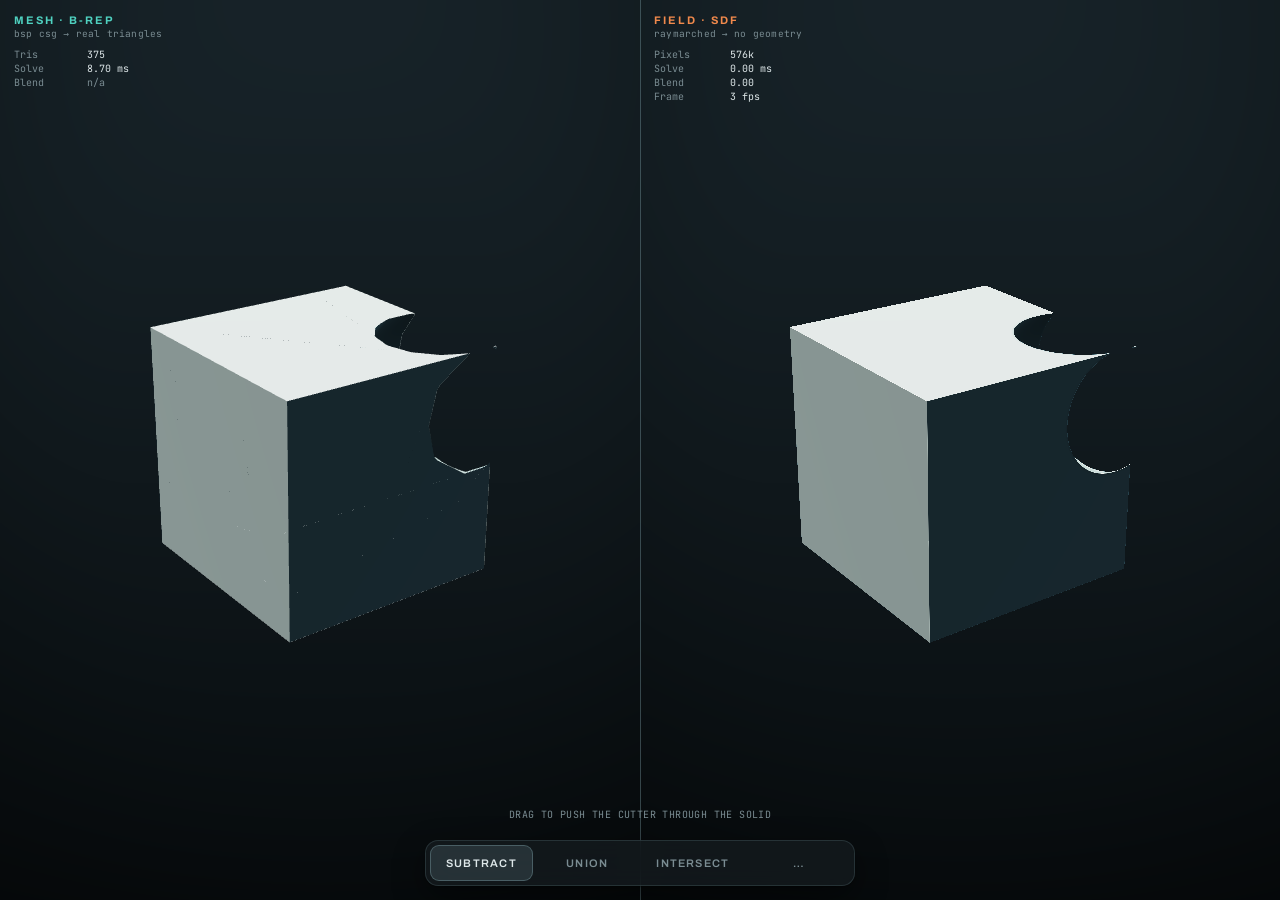
<file: boolean-comparison/webgl.html>
<!doctype html><html lang="en" data-theme="dark"><head><meta charset=utf-8>
<title>Two Ways to Cut a Solid</title><meta name=viewport content="width=device-width,initial-scale=1"></head><body>

<link rel="stylesheet" href="../fonts/fonts.css">
<style>
/* ---- light is the bare :root; dark redefines the same token names ---- */
:root{
  --bg:#EAEEEE; --panel:rgba(255,255,255,.82); --panel-solid:#FFFFFF;
  --line:rgba(18,38,42,.16); --line-strong:rgba(18,38,42,.32);
  --text:#101A1D; --muted:#54666C;
  --mesh:#0F7F72; --field:#B4551C;
  --shadow:0 1px 2px rgba(12,28,32,.10), 0 10px 26px rgba(12,28,32,.10);
  --scene-top:#F2F5F5; --scene-bot:#C3CFD1;
  --solid:#D8DDDE; --solid-cut:#BFC7C9;
  --key:#FFF6E9; --fill:#9FB4BA;
}
@media (prefers-color-scheme: dark){
  :root:not([data-theme="light"]){
    --bg:#0D1214; --panel:rgba(20,27,30,.80); --panel-solid:#141B1E;
    --line:rgba(150,190,198,.16); --line-strong:rgba(150,190,198,.32);
    --text:#DEE7E9; --muted:#7A8C92;
    --mesh:#4FD1C0; --field:#F0894C;
    --shadow:0 1px 2px rgba(0,0,0,.40), 0 12px 32px rgba(0,0,0,.46);
    --scene-top:#18242A; --scene-bot:#070B0D;
    --solid:#C3CBCE; --solid-cut:#98A4A8;
    --key:#FFEFD8; --fill:#31505C;
  }
}
:root[data-theme="dark"]{
  --bg:#0D1214; --panel:rgba(20,27,30,.80); --panel-solid:#141B1E;
  --line:rgba(150,190,198,.16); --line-strong:rgba(150,190,198,.32);
  --text:#DEE7E9; --muted:#7A8C92;
  --mesh:#4FD1C0; --field:#F0894C;
  --shadow:0 1px 2px rgba(0,0,0,.40), 0 12px 32px rgba(0,0,0,.46);
  --scene-top:#18242A; --scene-bot:#070B0D;
  --solid:#C3CBCE; --solid-cut:#98A4A8;
  --key:#FFEFD8; --fill:#31505C;
}

*{box-sizing:border-box;}
html,body{height:100%;margin:0;padding:0;}
body{
  background:var(--bg); color:var(--text);
  font-family:Archivo, "Helvetica Neue", Arial, sans-serif;
  overflow:hidden; overscroll-behavior:none;
  -webkit-user-select:none; user-select:none;
  -webkit-touch-callout:none; -webkit-tap-highlight-color:transparent;
  touch-action:none;
}
#stage{position:fixed; inset:0; touch-action:none;}
#gl{display:block; width:100%; height:100%; touch-action:none;}

/* ---- per-pane nameplates, coloured by which representation they mark ---- */
.plate{
  position:fixed; z-index:2; pointer-events:none;
  display:flex; flex-direction:column; gap:1px;
}
.plate .tag{
  font-size:11px; font-weight:700; letter-spacing:.18em; text-transform:uppercase;
}
.plate .sub{
  font-family:"JetBrains Mono", ui-monospace, Menlo, monospace;
  font-size:9.5px; letter-spacing:.02em; color:var(--muted);
}
.plate dl{
  margin:7px 0 0; display:grid; grid-template-columns:auto auto; gap:1px 10px;
  font-family:"JetBrains Mono", ui-monospace, Menlo, monospace;
  font-size:10px; font-variant-numeric:tabular-nums;
}
.plate dt{ color:var(--muted); }
.plate dd{ margin:0; color:var(--text); }
.plate dd.off{ color:var(--muted); }
#plateA .tag{ color:var(--mesh); }
#plateB .tag{ color:var(--field); }

/* ---- controls ---- */
.dock{
  position:fixed; left:0; right:0; bottom:0; z-index:3;
  display:flex; flex-direction:column; align-items:center; gap:9px;
  padding:0 max(14px, env(safe-area-inset-left)) max(14px, env(safe-area-inset-bottom))
            max(14px, env(safe-area-inset-right));
  pointer-events:none;
}
.card{
  pointer-events:auto;
  width:min(430px, calc(100vw - 26px));
  background:var(--panel); border:1px solid var(--line); border-radius:13px;
  box-shadow:var(--shadow);
  -webkit-backdrop-filter:blur(16px) saturate(1.35); backdrop-filter:blur(16px) saturate(1.35);
}
.seg{ display:flex; padding:4px; gap:3px; }
.seg button{ flex:1 1 0; }
button{
  font-family:inherit; font-size:11px; font-weight:600; letter-spacing:.11em; text-transform:uppercase;
  color:var(--muted); background:transparent; border:1px solid transparent; border-radius:9px;
  padding:8px 8px; min-height:36px; cursor:pointer; white-space:nowrap;
  transition:background .15s ease, color .15s ease, border-color .15s ease;
}
button:hover{ color:var(--text); background:var(--line); }
button[aria-pressed="true"]{ color:var(--text); background:var(--line); border-color:var(--line-strong); }
button:focus-visible{ outline:2px solid var(--field); outline-offset:2px; }

.knobs{ display:none; flex-direction:column; gap:9px; padding:11px 14px 12px; }
.knobs.open{ display:flex; }
.knob{ display:grid; grid-template-columns:1fr auto; align-items:baseline; gap:3px 10px; }
.knob label{ font-size:10.5px; font-weight:600; letter-spacing:.13em; text-transform:uppercase; color:var(--muted); }
.knob .val{
  font-family:"JetBrains Mono", ui-monospace, Menlo, monospace;
  font-size:10.5px; font-variant-numeric:tabular-nums; color:var(--text);
}
.knob input{ grid-column:1 / -1; }
.knob .note{
  grid-column:1 / -1; margin:-1px 0 0;
  font-family:"JetBrains Mono", ui-monospace, Menlo, monospace;
  font-size:9.5px; line-height:1.45; color:var(--muted);
}
.knob .note b{ color:var(--field); font-weight:400; }
.toggles{ display:flex; gap:3px; }
.toggles button{ flex:1 1 0; }

input[type=range]{ -webkit-appearance:none; appearance:none; width:100%; height:22px; margin:0; background:transparent; cursor:pointer; }
input[type=range]::-webkit-slider-runnable-track{ height:2px; border-radius:1px; background:var(--line-strong); }
input[type=range]::-webkit-slider-thumb{
  -webkit-appearance:none; appearance:none; width:18px; height:18px; margin-top:-8px;
  border-radius:50%; background:var(--field); border:2px solid var(--panel-solid);
  box-shadow:0 1px 3px rgba(0,0,0,.4);
}
input[type=range]::-moz-range-track{ height:2px; border-radius:1px; background:var(--line-strong); border:none; }
input[type=range]::-moz-range-thumb{ width:16px; height:16px; border-radius:50%; background:var(--field); border:2px solid var(--panel-solid); }
input[type=range]#kDetail::-webkit-slider-thumb{ background:var(--mesh); }
input[type=range]#kDetail::-moz-range-thumb{ background:var(--mesh); }
input[type=range]:focus-visible{ outline:2px solid var(--field); outline-offset:4px; border-radius:4px; }

.hint{
  font-family:"JetBrains Mono", ui-monospace, Menlo, monospace;
  font-size:10px; letter-spacing:.04em; text-transform:uppercase; color:var(--muted);
  text-align:center; transition:opacity .5s ease;
}
.hint.gone{ opacity:0; }

#divider{ position:fixed; z-index:1; background:var(--line-strong); pointer-events:none; }
#fallback{ position:fixed; inset:0; z-index:9; display:none; place-content:center; padding:32px; text-align:center; background:var(--bg); }
#fallback.show{ display:grid; }
#fallback strong{ display:block; margin-bottom:10px; font-size:14px; font-weight:700; letter-spacing:.16em; text-transform:uppercase; }
#fallback p{ max-width:34ch; margin:0 auto; line-height:1.6; color:var(--muted); font-size:15px; }


/* ---- Kompaktstufe: Handy und Einbettung im Rahmen. Nur kleine Fenster,
   der Desktop bleibt wie er ist. ---- */
@media (max-width: 640px), (max-height: 460px){
  .plate{ padding:5px 8px; }
  .plate .tag{ font-size:10px; }
  .plate .sub, .plate dl{ display:none; }
  #hint{ display:none; }
  .seg{ padding:3px; gap:2px; }
  .seg button, .toggles button{ font-size:10px; min-height:28px; padding:4px 8px; letter-spacing:.06em; }
  .knobs{ max-height:min(46vh, 280px); overflow:auto; padding:8px 10px; gap:6px; }
}
@media (prefers-reduced-motion: reduce){ *{ transition-duration:.01ms !important; } }
</style>


<div id="stage"><canvas id="gl" aria-label="Two panes comparing a mesh boolean against a signed distance field boolean"></canvas></div>

<div class="plate" id="plateA">
  <span class="tag">Mesh &middot; B-rep</span>
  <span class="sub">bsp csg &rarr; real triangles</span>
  <dl>
    <dt>Tris</dt><dd id="aTris">0</dd>
    <dt>Solve</dt><dd id="aMs">0.0 ms</dd>
    <dt>Blend</dt><dd id="aBlend" class="off">n/a</dd>
  </dl>
</div>

<div class="plate" id="plateB">
  <span class="tag">Field &middot; SDF</span>
  <span class="sub">raymarched &rarr; no geometry</span>
  <dl>
    <dt>Pixels</dt><dd id="bPix">0</dd>
    <dt>Solve</dt><dd id="bMs">0.00 ms</dd>
    <dt>Blend</dt><dd id="bBlend">0.00</dd>
    <dt>Frame</dt><dd id="bFrame">60 fps</dd>
  </dl>
</div>

<div class="dock">
  <p class="hint" id="hint">Drag to push the cutter through the solid</p>
  <div class="card">
    <div class="knobs" id="knobs">
      <div class="knob">
        <label for="kBlend">Blend radius</label><span class="val" id="vBlend">0.00</span>
        <input id="kBlend" type="range" min="0" max="0.34" step="0.01" value="0">
        <p class="note">Free in a field — one <b>smin()</b>. No mesh equivalent.</p>
      </div>
      <div class="knob">
        <label for="kDetail">Mesh detail</label><span class="val" id="vDetail">14 &times; 8</span>
        <input id="kDetail" type="range" min="8" max="28" step="2" value="14">
        <p class="note">Solve cost climbs <b>superlinearly</b>. The field never moves.</p>
      </div>
      <div class="toggles">
        <button id="bWire" type="button" aria-pressed="false">Wireframe</button>
        <button id="bHeat" type="button" aria-pressed="false">Step heat</button>
      </div>
    </div>
    <div class="seg" role="group" aria-label="Boolean operation">
      <button id="opSub" type="button" aria-pressed="true">Subtract</button>
      <button id="opUni" type="button" aria-pressed="false">Union</button>
      <button id="opInt" type="button" aria-pressed="false">Intersect</button>
      <button id="bKnobs" type="button" aria-pressed="false" aria-controls="knobs" title="Options">&hellip;</button>
    </div>
  </div>
</div>

<div id="fallback"><div>
  <strong>WebGL unavailable</strong>
  <p id="fallbackMsg">This browser could not start a WebGL context. Try Safari or Chrome with hardware acceleration enabled.</p>
</div></div>

<script>
"use strict";
(function () {

/* =========================================================================
   Two Ways to Cut a Solid

   The same boolean, evaluated two ways, under one camera and one lighting
   rig so the representation is the only variable.

     MESH   a BSP-tree CSG solver, in JS, producing real triangles
     FIELD  a signed distance function, raymarched in the fragment shader

   Both panes are told the same operation, the same box, the same cutter
   sphere. What differs is what a "solid" even means to each of them.
   ========================================================================= */

var CFG = {
  boxH: 0.62,          // half-extent of the solid being cut
  cutR: 0.46,          // radius of the cutter sphere
  reach: 0.95,         // how far the cutter can be dragged from the origin
  fov: 38 * Math.PI / 180,
  near: 0.05, far: 40,
  maxSteps: 96,
  surf: 0.0016         // raymarch hit threshold
};

var state = {
  op: 0,               // 0 subtract | 1 union | 2 intersect
  blend: 0,
  detail: 14,
  wire: false,
  heat: false,
  cut: { x: 0.52, y: 0.30, z: 0.30 },
  yaw: -0.62, pitch: 0.42,
  autoSpin: true
};

/* ------------------------------------------------------------ mat4 / mat3 */
function m4() { return new Float32Array(16); }

function perspective(o, fovy, aspect, near, far) {
  var f = 1 / Math.tan(fovy * 0.5), nf = 1 / (near - far);
  o.fill(0);
  o[0] = f / aspect; o[5] = f; o[10] = (far + near) * nf; o[11] = -1; o[14] = 2 * far * near * nf;
  return o;
}

function lookAt(o, ex, ey, ez, cx, cy, cz) {
  var zx = ex - cx, zy = ey - cy, zz = ez - cz;
  var l = 1 / Math.hypot(zx, zy, zz); zx *= l; zy *= l; zz *= l;
  var xx = zz, xy = 0, xz = -zx;                  // cross((0,1,0), z)
  l = Math.hypot(xx, xy, xz);
  if (l < 1e-6) { xx = 1; xy = 0; xz = 0; } else { l = 1 / l; xx *= l; xy *= l; xz *= l; }
  var yx = zy * xz - zz * xy, yy = zz * xx - zx * xz, yz = zx * xy - zy * xx;
  o[0] = xx; o[1] = yx; o[2] = zx; o[3] = 0;
  o[4] = xy; o[5] = yy; o[6] = zy; o[7] = 0;
  o[8] = xz; o[9] = yz; o[10] = zz; o[11] = 0;
  o[12] = -(xx * ex + xy * ey + xz * ez);
  o[13] = -(yx * ex + yy * ey + yz * ez);
  o[14] = -(zx * ex + zy * ey + zz * ez);
  o[15] = 1;
  return o;
}

function mul(o, a, b) {
  for (var c = 0; c < 4; c++) {
    var b0 = b[c * 4], b1 = b[c * 4 + 1], b2 = b[c * 4 + 2], b3 = b[c * 4 + 3];
    o[c * 4]     = a[0] * b0 + a[4] * b1 + a[8]  * b2 + a[12] * b3;
    o[c * 4 + 1] = a[1] * b0 + a[5] * b1 + a[9]  * b2 + a[13] * b3;
    o[c * 4 + 2] = a[2] * b0 + a[6] * b1 + a[10] * b2 + a[14] * b3;
    o[c * 4 + 3] = a[3] * b0 + a[7] * b1 + a[11] * b2 + a[15] * b3;
  }
  return o;
}

/* =========================================================================
   MESH SIDE - BSP-tree CSG
   The classic Thibault/Naylor construction (as popularised by Evan Wallace's
   csg.js): put each solid's polygons into a BSP tree, use each tree to clip
   the other's polygons, then splice what survives back together.

   Two deliberate departures from the usual implementation, both for
   robustness: split fragments inherit their parent's plane rather than
   recomputing one from three possibly-near-collinear vertices, and the
   cutter sphere is emitted as triangles rather than quads, because a UV
   sphere's quads are not planar and BSP clipping assumes they are.
   ========================================================================= */
var EPS = 1e-5;
var COPLANAR = 0, FRONT = 1, BACK = 2, SPANNING = 3;

function Vtx(x, y, z, nx, ny, nz) {
  this.x = x; this.y = y; this.z = z; this.nx = nx; this.ny = ny; this.nz = nz;
}
Vtx.prototype.clone = function () { return new Vtx(this.x, this.y, this.z, this.nx, this.ny, this.nz); };
Vtx.prototype.flip  = function () { this.nx = -this.nx; this.ny = -this.ny; this.nz = -this.nz; };
Vtx.prototype.lerp  = function (o, t) {
  return new Vtx(this.x + (o.x - this.x) * t, this.y + (o.y - this.y) * t, this.z + (o.z - this.z) * t,
                 this.nx + (o.nx - this.nx) * t, this.ny + (o.ny - this.ny) * t, this.nz + (o.nz - this.nz) * t);
};

function Plane(nx, ny, nz, w) { this.nx = nx; this.ny = ny; this.nz = nz; this.w = w; }
Plane.prototype.clone = function () { return new Plane(this.nx, this.ny, this.nz, this.w); };
Plane.prototype.flip  = function () { this.nx = -this.nx; this.ny = -this.ny; this.nz = -this.nz; this.w = -this.w; };

function planeFrom(v) {
  // walk the fan until three vertices give a non-degenerate normal
  var a = v[0], i, b, c, ux, uy, uz, vx, vy, vz, nx, ny, nz, l;
  for (i = 1; i + 1 < v.length; i++) {
    b = v[i]; c = v[i + 1];
    ux = b.x - a.x; uy = b.y - a.y; uz = b.z - a.z;
    vx = c.x - a.x; vy = c.y - a.y; vz = c.z - a.z;
    nx = uy * vz - uz * vy; ny = uz * vx - ux * vz; nz = ux * vy - uy * vx;
    l = Math.hypot(nx, ny, nz);
    if (l > 1e-10) return new Plane(nx / l, ny / l, nz / l, (nx / l) * a.x + (ny / l) * a.y + (nz / l) * a.z);
  }
  return new Plane(0, 1, 0, 0);                   // fully degenerate; harmless
}

function Poly(verts, plane, tag) {
  this.v = verts; this.plane = plane || planeFrom(verts); this.tag = tag || 0;
}
Poly.prototype.flip = function () {
  this.v.reverse();
  for (var i = 0; i < this.v.length; i++) this.v[i].flip();
  this.plane.flip();
};

// Sort one polygon against this plane, splitting it if it spans.
Plane.prototype.splitPolygon = function (poly, coFront, coBack, front, back) {
  var kind = 0, types = [], i, t, v = poly.v, n = v.length;
  for (i = 0; i < n; i++) {
    t = this.nx * v[i].x + this.ny * v[i].y + this.nz * v[i].z - this.w;
    var ty = (t < -EPS) ? BACK : (t > EPS) ? FRONT : COPLANAR;
    kind |= ty; types.push(ty);
  }
  if (kind === COPLANAR) {
    var d = this.nx * poly.plane.nx + this.ny * poly.plane.ny + this.nz * poly.plane.nz;
    (d > 0 ? coFront : coBack).push(poly);
  } else if (kind === FRONT) {
    front.push(poly);
  } else if (kind === BACK) {
    back.push(poly);
  } else {
    var f = [], b = [];
    for (i = 0; i < n; i++) {
      var j = (i + 1) % n, ti = types[i], tj = types[j], vi = v[i], vj = v[j];
      if (ti !== BACK)  f.push(vi);
      if (ti !== FRONT) b.push(ti !== BACK ? vi.clone() : vi);
      if ((ti | tj) === SPANNING) {
        var num = this.w - (this.nx * vi.x + this.ny * vi.y + this.nz * vi.z);
        var den = this.nx * (vj.x - vi.x) + this.ny * (vj.y - vi.y) + this.nz * (vj.z - vi.z);
        var cut = vi.lerp(vj, num / den);
        f.push(cut); b.push(cut.clone());
      }
    }
    if (f.length >= 3) front.push(new Poly(f, poly.plane.clone(), poly.tag));
    if (b.length >= 3) back.push(new Poly(b, poly.plane.clone(), poly.tag));
  }
};

function Node(polys) {
  this.plane = null; this.front = null; this.back = null; this.polys = [];
  if (polys && polys.length) this.build(polys);
}
Node.prototype.build = function (polys) {
  if (!polys.length) return;
  if (!this.plane) this.plane = polys[0].plane.clone();
  var front = [], back = [], i;
  for (i = 0; i < polys.length; i++)
    this.plane.splitPolygon(polys[i], this.polys, this.polys, front, back);
  if (front.length) { if (!this.front) this.front = new Node(); this.front.build(front); }
  if (back.length)  { if (!this.back)  this.back  = new Node(); this.back.build(back); }
};
Node.prototype.invert = function () {
  for (var i = 0; i < this.polys.length; i++) this.polys[i].flip();
  if (this.plane) this.plane.flip();
  if (this.front) this.front.invert();
  if (this.back)  this.back.invert();
  var t = this.front; this.front = this.back; this.back = t;
};
// drop the parts of `polys` that fall inside this solid
Node.prototype.clipPolygons = function (polys) {
  if (!this.plane) return polys.slice();
  var front = [], back = [], i;
  for (i = 0; i < polys.length; i++) this.plane.splitPolygon(polys[i], front, back, front, back);
  if (this.front) front = this.front.clipPolygons(front);
  if (this.back)  back  = this.back.clipPolygons(back); else back = null;
  if (back) for (i = 0; i < back.length; i++) front.push(back[i]);
  return front;
};
Node.prototype.clipTo = function (other) {
  this.polys = other.clipPolygons(this.polys);
  if (this.front) this.front.clipTo(other);
  if (this.back)  this.back.clipTo(other);
};
Node.prototype.all = function (out) {
  out = out || [];
  for (var i = 0; i < this.polys.length; i++) out.push(this.polys[i]);
  if (this.front) this.front.all(out);
  if (this.back)  this.back.all(out);
  return out;
};

function csgUnion(pa, pb) {
  var A = new Node(pa), B = new Node(pb);
  A.clipTo(B); B.clipTo(A); B.invert(); B.clipTo(A); B.invert();
  A.build(B.all());
  return A.all();
}
function csgSubtract(pa, pb) {
  var A = new Node(pa), B = new Node(pb);
  A.invert(); A.clipTo(B); B.clipTo(A); B.invert(); B.clipTo(A); B.invert();
  A.build(B.all()); A.invert();
  return A.all();
}
function csgIntersect(pa, pb) {
  var A = new Node(pa), B = new Node(pb);
  A.invert(); B.clipTo(A); B.invert(); A.clipTo(B); B.clipTo(A);
  A.build(B.all()); A.invert();
  return A.all();
}

/* ------------------------------------------------------------- primitives */
function boxPolys(h) {
  var faces = [
    [[0, 4, 6, 2], [-1, 0, 0]], [[1, 3, 7, 5], [1, 0, 0]],
    [[0, 1, 5, 4], [0, -1, 0]], [[2, 6, 7, 3], [0, 1, 0]],
    [[0, 2, 3, 1], [0, 0, -1]], [[4, 5, 7, 6], [0, 0, 1]]
  ];
  return faces.map(function (f) {
    return new Poly(f[0].map(function (i) {
      return new Vtx(h * ((i & 1) ? 1 : -1), h * ((i & 2) ? 1 : -1), h * ((i & 4) ? 1 : -1),
                     f[1][0], f[1][1], f[1][2]);
    }));
  });
}

// emitted as triangles: a UV sphere's quads are not planar, and BSP
// clipping quietly misbehaves on polygons that are not
function spherePolys(cx, cy, cz, r, slices, stacks) {
  var polys = [], i, j;
  function vert(u, v) {
    var th = u * Math.PI * 2, ph = v * Math.PI;
    var dx = Math.cos(th) * Math.sin(ph), dy = Math.cos(ph), dz = Math.sin(th) * Math.sin(ph);
    return new Vtx(cx + dx * r, cy + dy * r, cz + dz * r, dx, dy, dz);
  }
  for (i = 0; i < slices; i++) {
    for (j = 0; j < stacks; j++) {
      var u0 = i / slices, u1 = (i + 1) / slices, v0 = j / stacks, v1 = (j + 1) / stacks;
      var a = vert(u0, v0), b = vert(u1, v0), c = vert(u1, v1), d = vert(u0, v1);
      if (j > 0)          polys.push(new Poly([a, b, c.clone()], null, 1));
      if (j < stacks - 1) polys.push(new Poly([a.clone(), c, d], null, 1));
    }
  }
  return polys;
}

/* =========================================================================
   Shaders. The lighting is written once, below, and pasted into BOTH the
   raster and the raymarch fragment shaders. If the two panes were lit even
   slightly differently the comparison would be worthless.
   ========================================================================= */
var SHADE = [
"uniform vec3 uKey;",
"uniform vec3 uFill;",
"uniform vec3 uLdir;",
"uniform vec3 uSolid;",
"uniform vec3 uSolidCut;",
"",
"vec3 shoulder(vec3 c){",           // soft highlight roll-off instead of a hard clip
"  vec3 k = vec3(0.82);",
"  vec3 d = max(c - k, vec3(0.0));",
"  return min(c, k) + d / (1.0 + d / (1.0 - k));",
"}",
"",
"vec3 shade(vec3 N, vec3 V, vec3 albedo){",
"  vec3 L = normalize(uLdir);",
"  vec3 H = normalize(L + V);",
"  float ndl = max(dot(N, L), 0.0);",
"  float ndh = max(dot(N, H), 0.0);",
"  float ndv = max(dot(N, V), 0.0);",
"  float fres = pow(1.0 - ndv, 4.0);",
"  float sheen = 0.5 + 0.5 * N.y;",
"  vec3 c  = albedo * (uFill * (0.35 + 0.65 * sheen) * 0.88 + uKey * ndl * 1.22);",
"  c += uKey * pow(ndh, 44.0) * 0.85;",
"  c += uFill * fres * 0.40;",
"  return shoulder(c);",
"}"
].join("\n");

/* --------------------------------------------------------- raster (mesh) */
var VS_MESH = [
"precision highp float;",
"attribute vec3 aPos;",
"attribute vec3 aNor;",
"attribute float aTag;",
"uniform mat4 uVP;",
"varying vec3 vP; varying vec3 vN; varying float vT;",
"void main(){ vP = aPos; vN = aNor; vT = aTag; gl_Position = uVP * vec4(aPos, 1.0); }"
].join("\n");

var FS_MESH = [
"precision highp float;",
"varying vec3 vP; varying vec3 vN; varying float vT;",
"uniform vec3 uCamPos;",
SHADE,
"void main(){",
"  vec3 V = normalize(uCamPos - vP);",
"  vec3 N = normalize(vN);",
"  if (dot(N, V) < 0.0) N = -N;",   // CSG output is double-sided in places
"  vec3 albedo = mix(uSolid, uSolidCut, clamp(vT, 0.0, 1.0));",
"  gl_FragColor = vec4(shade(N, V, albedo), 1.0);",
"}"
].join("\n");

/* ------------------------------------------------------- raymarch (field) */
var VS_FULL = [
"precision highp float;",
"attribute vec2 aPos;",
"void main(){ gl_Position = vec4(aPos, 0.0, 1.0); }"
].join("\n");

var FS_SDF = [
"precision highp float;",
"uniform vec2  uOrg;",             // pane origin/size in device pixels
"uniform vec2  uSize;",
"uniform vec3  uCamPos, uCamRight, uCamUp, uCamFwd;",
"uniform float uTanHalf, uAspect;",
"uniform vec3  uCut;",
"uniform float uBoxH, uCutR, uBlend, uOp, uHeat, uSurf;",
SHADE,
"",
"float sdBox(vec3 p, float b){",
"  vec3 q = abs(p) - vec3(b);",
"  return length(max(q, 0.0)) + min(max(q.x, max(q.y, q.z)), 0.0);",
"}",
"float sdSphere(vec3 p, vec3 c, float r){ return length(p - c) - r; }",
"",
/* the entire boolean vocabulary of a distance field, in four lines */
"float smin(float a, float b, float k){",
"  if (k <= 0.0) return min(a, b);",
"  float h = clamp(0.5 + 0.5 * (b - a) / k, 0.0, 1.0);",
"  return mix(b, a, h) - k * h * (1.0 - h);",
"}",
"float smax(float a, float b, float k){ return -smin(-a, -b, k); }",
"",
"float combine(float a, float b){",
"  if (uOp < 0.5) return smax(a, -b, uBlend);",   // subtract
"  if (uOp < 1.5) return smin(a,  b, uBlend);",   // union
"  return smax(a, b, uBlend);",                   // intersect
"}",
"float map(vec3 p){ return combine(sdBox(p, uBoxH), sdSphere(p, uCut, uCutR)); }",
"",
"vec3 normalAt(vec3 p){",
"  vec2 e = vec2(1.0, -1.0) * 0.0007;",
"  return normalize(e.xyy * map(p + e.xyy) + e.yyx * map(p + e.yyx) +",
"                   e.yxy * map(p + e.yxy) + e.xxx * map(p + e.xxx));",
"}",
"",
"vec3 heatRamp(float t){",
"  vec3 a = vec3(0.03, 0.05, 0.07), b = vec3(0.12, 0.34, 0.42);",
"  vec3 c = vec3(0.94, 0.54, 0.30), d = vec3(1.0, 0.97, 0.90);",
"  if (t < 0.40) return mix(a, b, t / 0.40);",
"  if (t < 0.75) return mix(b, c, (t - 0.40) / 0.35);",
"  return mix(c, d, (t - 0.75) / 0.25);",
"}",
"",
"void main(){",
"  vec2 uv = (gl_FragCoord.xy - uOrg) / uSize * 2.0 - 1.0;",
"  vec3 rd = normalize(uCamRight * (uv.x * uTanHalf * uAspect) +",
"                      uCamUp    * (uv.y * uTanHalf) + uCamFwd);",
"  vec3 ro = uCamPos;",
"",
/* skip the empty space in front of the scene's bounding sphere */
"  float bb = dot(ro, rd);",
"  float cc = dot(ro, ro) - 1.85 * 1.85;",
"  float hh = bb * bb - cc;",
"  if (hh < 0.0) discard;",
"  float root = sqrt(hh);",
"  float t = max(-bb - root, 0.0);",
"  float tmax = -bb + root;",
"",
"  float steps = 0.0;",
"  bool hit = false;",
"  for (int i = 0; i < 96; i++){",
"    vec3 p = ro + rd * t;",
"    float d = map(p);",
"    steps += 1.0;",
"    if (d < uSurf){ hit = true; break; }",
"    t += d;",
"    if (t > tmax) break;",
"  }",
"",
"  if (uHeat > 0.5){ gl_FragColor = vec4(heatRamp(steps / 96.0), 1.0); return; }",
"  if (!hit) discard;",
"",
"  vec3 p = ro + rd * t;",
"  vec3 N = normalAt(p);",
"  vec3 V = normalize(uCamPos - p);",
/* tint whichever primitive owns this surface, matching the mesh pane's tags */
"  float db = abs(sdBox(p, uBoxH)), ds = abs(sdSphere(p, uCut, uCutR));",
"  float tag = smoothstep(0.010, -0.010, ds - db);",
"  gl_FragColor = vec4(shade(N, V, mix(uSolid, uSolidCut, tag)), 1.0);",
"}"
].join("\n");

/* ------------------------------------------------------------ wire + sky */
var VS_LINE = [
"precision highp float;",
"attribute vec3 aPos;",
"uniform mat4 uVP;",
"void main(){ gl_Position = uVP * vec4(aPos, 1.0); }"
].join("\n");

var FS_LINE = [
"precision highp float;",
"uniform vec3 uColor;",
"uniform float uAlpha;",
"void main(){ gl_FragColor = vec4(uColor, uAlpha); }"
].join("\n");

var FS_SKY = [
"precision highp float;",
"uniform vec2 uOrg, uSize;",
"uniform vec3 uTop, uBot;",
"void main(){",
"  vec2 uv = (gl_FragCoord.xy - uOrg) / uSize;",
"  vec3 c = mix(uBot, uTop, pow(clamp(uv.y, 0.0, 1.0), 0.9));",
"  c *= 1.0 - smoothstep(0.30, 1.0, distance(uv, vec2(0.5, 0.55))) * 0.38;",
"  gl_FragColor = vec4(c, 1.0);",
"}"
].join("\n");

/* ------------------------------------------------------------ gl context */
var canvas = document.getElementById("gl");
var gl = null;
try {
  var opts = { antialias: true, alpha: false, depth: true, premultipliedAlpha: false,
               powerPreference: "high-performance" };
  gl = canvas.getContext("webgl", opts) || canvas.getContext("experimental-webgl", opts);
} catch (e) { gl = null; }
if (!gl) { document.getElementById("fallback").classList.add("show"); return; }

function compile(type, src, label) {
  var sh = gl.createShader(type);
  gl.shaderSource(sh, src); gl.compileShader(sh);
  if (!gl.getShaderParameter(sh, gl.COMPILE_STATUS)) throw new Error(label + ": " + gl.getShaderInfoLog(sh));
  return sh;
}
function program(vs, fs, label) {
  var p = gl.createProgram();
  gl.attachShader(p, compile(gl.VERTEX_SHADER, vs, label + " vs"));
  gl.attachShader(p, compile(gl.FRAGMENT_SHADER, fs, label + " fs"));
  gl.linkProgram(p);
  if (!gl.getProgramParameter(p, gl.LINK_STATUS)) throw new Error(label + " link: " + gl.getProgramInfoLog(p));
  p.u = {}; p.a = {};
  var n = gl.getProgramParameter(p, gl.ACTIVE_UNIFORMS), i, d;
  for (i = 0; i < n; i++) { d = gl.getActiveUniform(p, i); p.u[d.name] = gl.getUniformLocation(p, d.name); }
  n = gl.getProgramParameter(p, gl.ACTIVE_ATTRIBUTES);
  for (i = 0; i < n; i++) { d = gl.getActiveAttrib(p, i); p.a[d.name] = gl.getAttribLocation(p, d.name); }
  p.U = function (name) { return p.u[name] === undefined ? null : p.u[name]; };
  return p;
}

var pMesh, pSdf, pLine, pSky, quadBuf, bufP, bufN, bufT, bufL;
try {
  pMesh = program(VS_MESH, FS_MESH, "mesh");
  pSdf  = program(VS_FULL, FS_SDF,  "sdf");
  pLine = program(VS_LINE, FS_LINE, "line");
  pSky  = program(VS_FULL, FS_SKY,  "sky");
} catch (err) {
  document.getElementById("fallbackMsg").textContent =
    "WebGL started but rejected the shaders. " + err.message;
  document.getElementById("fallback").classList.add("show");
  return;
}
quadBuf = gl.createBuffer();
gl.bindBuffer(gl.ARRAY_BUFFER, quadBuf);
gl.bufferData(gl.ARRAY_BUFFER, new Float32Array([-1, -1, 3, -1, -1, 3]), gl.STATIC_DRAW);
bufP = gl.createBuffer(); bufN = gl.createBuffer(); bufT = gl.createBuffer(); bufL = gl.createBuffer();

/* ------------------------------------------------------- palette from CSS */
var PAL = {};
function rgb(css, name, fb) {
  var v = css.getPropertyValue(name).trim() || fb;
  if (v.charAt(0) === "#") {
    if (v.length === 4) v = "#" + v[1] + v[1] + v[2] + v[2] + v[3] + v[3];
    return [parseInt(v.substr(1, 2), 16) / 255, parseInt(v.substr(3, 2), 16) / 255,
            parseInt(v.substr(5, 2), 16) / 255];
  }
  var m = v.match(/[\d.]+/g);
  return (m && m.length >= 3) ? [+m[0] / 255, +m[1] / 255, +m[2] / 255] : [0.5, 0.5, 0.5];
}
function readPalette() {
  var c = getComputedStyle(document.documentElement);
  PAL.top   = rgb(c, "--scene-top", "#18242A");
  PAL.bot   = rgb(c, "--scene-bot", "#070B0D");
  PAL.solid = rgb(c, "--solid",     "#C3CBCE");
  PAL.cut   = rgb(c, "--solid-cut", "#98A4A8");
  PAL.key   = rgb(c, "--key",       "#FFEFD8");
  PAL.fill  = rgb(c, "--fill",      "#31505C");
  PAL.mesh  = rgb(c, "--mesh",      "#4FD1C0");
}
readPalette();
var mqDark = window.matchMedia("(prefers-color-scheme: dark)");
(mqDark.addEventListener ? mqDark.addEventListener.bind(mqDark, "change")
                         : mqDark.addListener.bind(mqDark))(readPalette);
new MutationObserver(readPalette).observe(document.documentElement,
  { attributes: true, attributeFilter: ["data-theme", "class", "style"] });

/* ------------------------------------------ CSG evaluation + tessellation */
var MB = { P: null, N: null, T: null, L: null, tri: 0, line: 0, cap: 0, lcap: 0 };
var solved = { key: "", ms: 0, tris: 0 };

function ensure(n, ln) {
  if (n > MB.cap) {
    MB.cap = Math.max(n, MB.cap * 2, 4096);
    MB.P = new Float32Array(MB.cap * 3); MB.N = new Float32Array(MB.cap * 3);
    MB.T = new Float32Array(MB.cap);
  }
  if (ln > MB.lcap) { MB.lcap = Math.max(ln, MB.lcap * 2, 4096); MB.L = new Float32Array(MB.lcap * 3); }
}

function tessellate(polys) {
  var i, j, nv = 0, nl = 0;
  for (i = 0; i < polys.length; i++) { nv += (polys[i].v.length - 2) * 3; nl += polys[i].v.length * 2; }
  ensure(nv, nl);
  var vi = 0, li = 0;
  for (i = 0; i < polys.length; i++) {
    var v = polys[i].v, tag = polys[i].tag, n = v.length;
    for (j = 2; j < n; j++) {                       // fan triangulation for the fill
      var tri = [v[0], v[j - 1], v[j]];
      // drop slivers: CSG splitting leaves degenerate fragments that
      // otherwise z-fight into visible specks across the flat faces
      var e1x = tri[1].x - tri[0].x, e1y = tri[1].y - tri[0].y, e1z = tri[1].z - tri[0].z;
      var e2x = tri[2].x - tri[0].x, e2y = tri[2].y - tri[0].y, e2z = tri[2].z - tri[0].z;
      var cx2 = e1y * e2z - e1z * e2y, cy2 = e1z * e2x - e1x * e2z, cz2 = e1x * e2y - e1y * e2x;
      if (cx2 * cx2 + cy2 * cy2 + cz2 * cz2 < 4e-11) continue;
      for (var k = 0; k < 3; k++) {
        MB.P[vi * 3] = tri[k].x; MB.P[vi * 3 + 1] = tri[k].y; MB.P[vi * 3 + 2] = tri[k].z;
        MB.N[vi * 3] = tri[k].nx; MB.N[vi * 3 + 1] = tri[k].ny; MB.N[vi * 3 + 2] = tri[k].nz;
        MB.T[vi] = tag; vi++;
      }
    }
    for (j = 0; j < n; j++) {                       // true polygon edges, not fan diagonals
      var a = v[j], b = v[(j + 1) % n];
      MB.L[li * 3] = a.x; MB.L[li * 3 + 1] = a.y; MB.L[li * 3 + 2] = a.z; li++;
      MB.L[li * 3] = b.x; MB.L[li * 3 + 1] = b.y; MB.L[li * 3 + 2] = b.z; li++;
    }
  }
  MB.tri = vi; MB.line = li;
}

function solveMesh() {
  var stacks = Math.max(4, Math.round(state.detail * 0.6));
  var key = [state.op, state.detail, state.cut.x.toFixed(4), state.cut.y.toFixed(4),
             state.cut.z.toFixed(4)].join("|");
  if (key === solved.key) return;

  var t0 = (performance && performance.now) ? performance.now() : Date.now();
  var out;
  try {
    var A = boxPolys(CFG.boxH);
    var B = spherePolys(state.cut.x, state.cut.y, state.cut.z, CFG.cutR, state.detail, stacks);
    out = state.op === 0 ? csgSubtract(A, B) : state.op === 1 ? csgUnion(A, B) : csgIntersect(A, B);
    tessellate(out);
  } catch (err) {
    solved.key = key;                     // keep the last good mesh on screen
    return;
  }
  var t1 = (performance && performance.now) ? performance.now() : Date.now();

  solved.key = key; solved.ms = t1 - t0; solved.tris = MB.tri / 3;

  gl.bindBuffer(gl.ARRAY_BUFFER, bufP);
  gl.bufferData(gl.ARRAY_BUFFER, MB.P.subarray(0, MB.tri * 3), gl.DYNAMIC_DRAW);
  gl.bindBuffer(gl.ARRAY_BUFFER, bufN);
  gl.bufferData(gl.ARRAY_BUFFER, MB.N.subarray(0, MB.tri * 3), gl.DYNAMIC_DRAW);
  gl.bindBuffer(gl.ARRAY_BUFFER, bufT);
  gl.bufferData(gl.ARRAY_BUFFER, MB.T.subarray(0, MB.tri), gl.DYNAMIC_DRAW);
  gl.bindBuffer(gl.ARRAY_BUFFER, bufL);
  gl.bufferData(gl.ARRAY_BUFFER, MB.L.subarray(0, MB.line * 3), gl.DYNAMIC_DRAW);
}

/* ---------------------------------------------------------- panes, camera */
var divider = document.createElement("div");
divider.id = "divider";
document.body.appendChild(divider);

var W = 1, H = 1, dpr = 1, wide = false;
var paneA = { x: 0, y: 0, w: 1, h: 1 }, paneB = { x: 0, y: 0, w: 1, h: 1 };
var cam = { dist: 4, ex: 0, ey: 0, ez: 4, rx: 1, ry: 0, rz: 0, ux: 0, uy: 1, uz: 0,
            fx: 0, fy: 0, fz: -1, scale: 0.004 };
var view = m4(), proj = m4(), vp = m4();
var renderScale = 1;
var SCENE_R = 1.52;

function fitDistance(aspect) {
  var vHalf = CFG.fov * 0.5;
  var hHalf = Math.atan(Math.tan(vHalf) * aspect);
  return SCENE_R / Math.sin(Math.min(vHalf, hHalf)) * 1.06;
}

function layout() {
  dpr = Math.min(window.devicePixelRatio || 1, 2) * renderScale;
  var cw = canvas.clientWidth || window.innerWidth;
  var ch = canvas.clientHeight || window.innerHeight;
  W = Math.max(2, Math.round(cw * dpr)); H = Math.max(2, Math.round(ch * dpr));
  if (canvas.width !== W) canvas.width = W;
  if (canvas.height !== H) canvas.height = H;

  wide = (cw / ch) > 1.08;
  if (wide) {
    var half = Math.floor(W / 2);
    paneA = { x: 0, y: 0, w: half, h: H };
    paneB = { x: half, y: 0, w: W - half, h: H };
  } else {
    var hh = Math.floor(H / 2);
    paneA = { x: 0, y: hh, w: W, h: H - hh };      // GL origin is bottom-left
    paneB = { x: 0, y: 0, w: W, h: hh };
  }
  cam.dist = Math.max(fitDistance(paneA.w / paneA.h), fitDistance(paneB.w / paneB.h));
  cam.scale = (2 * cam.dist * Math.tan(CFG.fov * 0.5)) / (paneA.h / dpr);

  // place the DOM nameplates to match the GL panes
  var pad = 14, plateA = document.getElementById("plateA"), plateB = document.getElementById("plateB");
  var topInset = "max(" + pad + "px, env(safe-area-inset-top))";
  plateA.style.left = "max(" + pad + "px, env(safe-area-inset-left))";
  plateA.style.top = topInset;
  if (wide) {
    plateB.style.left = (cw / 2 + pad) + "px";
    plateB.style.right = "auto";
    plateB.style.top = topInset;
  } else {
    plateB.style.left = "max(" + pad + "px, env(safe-area-inset-left))";
    plateB.style.right = "auto";
    plateB.style.top = (ch / 2 + pad) + "px";
  }
  if (wide) {
    divider.style.left = (cw / 2) + "px"; divider.style.top = "0";
    divider.style.width = "1px"; divider.style.height = "100%";
  } else {
    divider.style.left = "0"; divider.style.top = (ch / 2) + "px";
    divider.style.width = "100%"; divider.style.height = "1px";
  }
  document.getElementById("bPix").textContent =
    (paneB.w * paneB.h / 1000 < 1000 ? Math.round(paneB.w * paneB.h / 1000) + "k"
                                     : (paneB.w * paneB.h / 1e6).toFixed(1) + "M");
}

function updateCamera() {
  var cp = Math.cos(state.pitch), sp = Math.sin(state.pitch);
  cam.ex = cam.dist * cp * Math.sin(state.yaw);
  cam.ey = cam.dist * sp;
  cam.ez = cam.dist * cp * Math.cos(state.yaw);
  var l = 1 / Math.hypot(cam.ex, cam.ey, cam.ez);
  cam.fx = -cam.ex * l; cam.fy = -cam.ey * l; cam.fz = -cam.ez * l;
  // right = normalize(cross(fwd, worldUp))
  var rx = -cam.fz, ry = 0, rz = cam.fx;         // cross(fwd, worldUp)
  l = Math.hypot(rx, ry, rz); if (l < 1e-6) { rx = 1; rz = 0; l = 1; }
  cam.rx = rx / l; cam.ry = 0; cam.rz = rz / l;
  cam.ux = cam.ry * cam.fz - cam.rz * cam.fy;
  cam.uy = cam.rz * cam.fx - cam.rx * cam.fz;
  cam.uz = cam.rx * cam.fy - cam.ry * cam.fx;
  lookAt(view, cam.ex, cam.ey, cam.ez, 0, 0, 0);
}

/* ------------------------------------------------------------------ draw */
var LDIR = [0, 1, 0];

function bindAttr(prog, name, buf, size) {
  var loc = prog.a[name];
  if (loc === undefined || loc < 0) return;
  gl.bindBuffer(gl.ARRAY_BUFFER, buf);
  gl.enableVertexAttribArray(loc);
  gl.vertexAttribPointer(loc, size, gl.FLOAT, false, 0, 0);
}

function sky(pane) {
  gl.useProgram(pSky);
  bindAttr(pSky, "aPos", quadBuf, 2);
  gl.uniform2f(pSky.U("uOrg"), pane.x, pane.y);
  gl.uniform2f(pSky.U("uSize"), pane.w, pane.h);
  gl.uniform3fv(pSky.U("uTop"), PAL.top);
  gl.uniform3fv(pSky.U("uBot"), PAL.bot);
  gl.drawArrays(gl.TRIANGLES, 0, 3);
}

function shadeUniforms(prog) {
  gl.uniform3fv(prog.U("uKey"), PAL.key);
  gl.uniform3fv(prog.U("uFill"), PAL.fill);
  gl.uniform3fv(prog.U("uSolid"), PAL.solid);
  gl.uniform3fv(prog.U("uSolidCut"), PAL.cut);
  gl.uniform3f(prog.U("uLdir"), LDIR[0], LDIR[1], LDIR[2]);
}

function draw() {
  // key light lives in camera space, so orbiting never plunges the solid
  // into darkness - and both panes are handed the identical vector
  LDIR[0] = cam.rx * -0.45 + cam.ux * 0.72 + cam.fx * -0.50;
  LDIR[1] = cam.ry * -0.45 + cam.uy * 0.72 + cam.fy * -0.50;
  LDIR[2] = cam.rz * -0.45 + cam.uz * 0.72 + cam.fz * -0.50;

  gl.enable(gl.SCISSOR_TEST);

  /* ---- pane A : real triangles from the CSG solver ---- */
  gl.viewport(paneA.x, paneA.y, paneA.w, paneA.h);
  gl.scissor(paneA.x, paneA.y, paneA.w, paneA.h);
  gl.depthMask(true);
  gl.disable(gl.DEPTH_TEST); gl.disable(gl.BLEND);
  sky(paneA);
  gl.clear(gl.DEPTH_BUFFER_BIT);
  gl.enable(gl.DEPTH_TEST);
  gl.disable(gl.CULL_FACE);                 // CSG output is shaded double-sided

  perspective(proj, CFG.fov, paneA.w / paneA.h, CFG.near, CFG.far);
  mul(vp, proj, view);
  gl.useProgram(pMesh);
  gl.uniformMatrix4fv(pMesh.U("uVP"), false, vp);
  gl.uniform3f(pMesh.U("uCamPos"), cam.ex, cam.ey, cam.ez);
  shadeUniforms(pMesh);
  bindAttr(pMesh, "aPos", bufP, 3);
  bindAttr(pMesh, "aNor", bufN, 3);
  bindAttr(pMesh, "aTag", bufT, 1);
  if (state.wire) { gl.enable(gl.POLYGON_OFFSET_FILL); gl.polygonOffset(1.0, 1.0); }
  gl.drawArrays(gl.TRIANGLES, 0, MB.tri);
  if (state.wire) {
    gl.disable(gl.POLYGON_OFFSET_FILL);
    gl.enable(gl.BLEND); gl.blendFunc(gl.SRC_ALPHA, gl.ONE_MINUS_SRC_ALPHA);
    gl.useProgram(pLine);
    gl.uniformMatrix4fv(pLine.U("uVP"), false, vp);
    gl.uniform3fv(pLine.U("uColor"), PAL.mesh);
    gl.uniform1f(pLine.U("uAlpha"), 0.62);
    bindAttr(pLine, "aPos", bufL, 3);
    gl.drawArrays(gl.LINES, 0, MB.line);
    gl.disable(gl.BLEND);
  }

  /* ---- pane B : the same solid, never built ---- */
  gl.viewport(paneB.x, paneB.y, paneB.w, paneB.h);
  gl.scissor(paneB.x, paneB.y, paneB.w, paneB.h);
  gl.disable(gl.DEPTH_TEST); gl.disable(gl.BLEND);
  sky(paneB);
  gl.useProgram(pSdf);
  bindAttr(pSdf, "aPos", quadBuf, 2);
  gl.uniform2f(pSdf.U("uOrg"), paneB.x, paneB.y);
  gl.uniform2f(pSdf.U("uSize"), paneB.w, paneB.h);
  gl.uniform3f(pSdf.U("uCamPos"), cam.ex, cam.ey, cam.ez);
  gl.uniform3f(pSdf.U("uCamRight"), cam.rx, cam.ry, cam.rz);
  gl.uniform3f(pSdf.U("uCamUp"), cam.ux, cam.uy, cam.uz);
  gl.uniform3f(pSdf.U("uCamFwd"), cam.fx, cam.fy, cam.fz);
  gl.uniform1f(pSdf.U("uTanHalf"), Math.tan(CFG.fov * 0.5));
  gl.uniform1f(pSdf.U("uAspect"), paneB.w / paneB.h);
  gl.uniform3f(pSdf.U("uCut"), state.cut.x, state.cut.y, state.cut.z);
  gl.uniform1f(pSdf.U("uBoxH"), CFG.boxH);
  gl.uniform1f(pSdf.U("uCutR"), CFG.cutR);
  gl.uniform1f(pSdf.U("uBlend"), state.blend);
  gl.uniform1f(pSdf.U("uOp"), state.op);
  gl.uniform1f(pSdf.U("uHeat"), state.heat ? 1 : 0);
  gl.uniform1f(pSdf.U("uSurf"), CFG.surf);
  shadeUniforms(pSdf);
  gl.drawArrays(gl.TRIANGLES, 0, 3);

  gl.disable(gl.SCISSOR_TEST);
}

/* ----------------------------------------------------------------- input */
var stage = document.getElementById("stage");
var hint = document.getElementById("hint");
var ptrs = new Map(), anchor = null, idle = 0;

function centroid() {
  var x = 0, y = 0;
  ptrs.forEach(function (p) { x += p.x; y += p.y; });
  var n = ptrs.size || 1;
  return { x: x / n, y: y / n, n: ptrs.size };
}
function reanchor() {
  var c = centroid();
  anchor = { cx: c.x, cy: c.y, n: c.n, yaw: state.yaw, pitch: state.pitch,
             cut: { x: state.cut.x, y: state.cut.y, z: state.cut.z } };
}
function touched() {
  idle = 0;
  if (hint && !hint.classList.contains("gone")) hint.classList.add("gone");
}
function clampCut() {
  var l = Math.hypot(state.cut.x, state.cut.y, state.cut.z);
  if (l > CFG.reach) { var f = CFG.reach / l; state.cut.x *= f; state.cut.y *= f; state.cut.z *= f; }
}

stage.addEventListener("pointerdown", function (e) {
  ptrs.set(e.pointerId, { x: e.clientX, y: e.clientY });
  if (stage.setPointerCapture) { try { stage.setPointerCapture(e.pointerId); } catch (err) {} }
  reanchor(); touched(); e.preventDefault();
});
stage.addEventListener("pointermove", function (e) {
  if (!ptrs.has(e.pointerId) || !anchor) return;
  ptrs.set(e.pointerId, { x: e.clientX, y: e.clientY });
  var c = centroid();
  if (c.n !== anchor.n) { reanchor(); return; }
  var dx = c.x - anchor.cx, dy = c.y - anchor.cy;
  if (c.n >= 2) {                                  // two fingers orbit the camera
    state.yaw = anchor.yaw + dx * 0.007;
    state.pitch = Math.max(-1.15, Math.min(1.15, anchor.pitch - dy * 0.007));
  } else {                                         // one finger pushes the cutter
    var wx = dx * cam.scale, wy = -dy * cam.scale;
    state.cut.x = anchor.cut.x + cam.rx * wx + cam.ux * wy;
    state.cut.y = anchor.cut.y + cam.ry * wx + cam.uy * wy;
    state.cut.z = anchor.cut.z + cam.rz * wx + cam.uz * wy;
    clampCut();
  }
  touched(); e.preventDefault();
});
function lift(e) {
  if (!ptrs.has(e.pointerId)) return;
  ptrs.delete(e.pointerId);
  if (ptrs.size) reanchor(); else anchor = null;
}
stage.addEventListener("pointerup", lift);
stage.addEventListener("pointercancel", lift);

stage.addEventListener("wheel", function (e) {           // wheel drives cutter depth
  var d = e.deltaY * cam.scale * 0.6;
  state.cut.x += cam.fx * d; state.cut.y += cam.fy * d; state.cut.z += cam.fz * d;
  clampCut(); touched(); e.preventDefault();
}, { passive: false });

stage.tabIndex = 0;
stage.addEventListener("keydown", function (e) {
  var s = 0.05, used = true;
  if (e.shiftKey && (e.key === "ArrowLeft" || e.key === "ArrowRight")) {
    state.yaw += (e.key === "ArrowLeft" ? -0.09 : 0.09);
  } else if (e.shiftKey && (e.key === "ArrowUp" || e.key === "ArrowDown")) {
    state.pitch = Math.max(-1.15, Math.min(1.15, state.pitch + (e.key === "ArrowUp" ? 0.09 : -0.09)));
  } else if (e.key === "ArrowLeft" || e.key === "ArrowRight") {
    var a = (e.key === "ArrowLeft" ? -s : s);
    state.cut.x += cam.rx * a; state.cut.y += cam.ry * a; state.cut.z += cam.rz * a; clampCut();
  } else if (e.key === "ArrowUp" || e.key === "ArrowDown") {
    var b = (e.key === "ArrowUp" ? s : -s);
    state.cut.x += cam.ux * b; state.cut.y += cam.uy * b; state.cut.z += cam.uz * b; clampCut();
  } else used = false;
  if (used) { touched(); e.preventDefault(); }
});

document.addEventListener("touchmove", function (e) { e.preventDefault(); }, { passive: false });
["gesturestart", "gesturechange", "gestureend"].forEach(function (n) {
  document.addEventListener(n, function (e) { e.preventDefault(); });
});

/* -------------------------------------------------------------------- UI */
var aTris = document.getElementById("aTris"), aMs = document.getElementById("aMs");
var aBlend = document.getElementById("aBlend"), bMs = document.getElementById("bMs");
var bBlend = document.getElementById("bBlend"), bFrame = document.getElementById("bFrame");

var opBtns = [document.getElementById("opSub"), document.getElementById("opUni"),
              document.getElementById("opInt")];
opBtns.forEach(function (btn, i) {
  btn.addEventListener("click", function () {
    state.op = i;
    opBtns.forEach(function (b, j) { b.setAttribute("aria-pressed", j === i ? "true" : "false"); });
    touched();
  });
});

var knobs = document.getElementById("knobs"), bKnobs = document.getElementById("bKnobs");
bKnobs.addEventListener("click", function () {
  var open = knobs.classList.toggle("open");
  bKnobs.setAttribute("aria-pressed", open ? "true" : "false");
});

function toggle(id, key) {
  var b = document.getElementById(id);
  b.addEventListener("click", function () {
    state[key] = !state[key];
    b.setAttribute("aria-pressed", state[key] ? "true" : "false");
  });
}
toggle("bWire", "wire");
toggle("bHeat", "heat");

var kBlend = document.getElementById("kBlend"), vBlend = document.getElementById("vBlend");
kBlend.addEventListener("input", function () {
  state.blend = parseFloat(kBlend.value);
  vBlend.textContent = state.blend.toFixed(2);
  bBlend.textContent = state.blend.toFixed(2);
  // the mesh side has no answer for this - say so rather than staying silent
  aBlend.textContent = state.blend > 0 ? "no equivalent" : "n/a";
  aBlend.className = state.blend > 0 ? "" : "off";
});
var kDetail = document.getElementById("kDetail"), vDetail = document.getElementById("vDetail");
kDetail.addEventListener("input", function () {
  state.detail = parseInt(kDetail.value, 10);
  vDetail.textContent = state.detail + " × " + Math.max(4, Math.round(state.detail * 0.6));
});

/* ------------------------------------------------------------- main loop */
var last = 0, teleT = 0, ftAvg = 16, slow = 0;
var reduceMotion = window.matchMedia("(prefers-reduced-motion: reduce)").matches;

function tick(now) {
  requestAnimationFrame(tick);
  if (!last) { last = now; return; }
  var dtms = now - last; last = now;
  var dt = Math.min(dtms / 1000, 0.1);
  if (dt <= 0) return;

  idle += dt;
  if (state.autoSpin && !reduceMotion && ptrs.size === 0 && idle > 3) state.yaw += 0.11 * dt;

  var before = solved.key;
  solveMesh();
  var solveCost = (solved.key !== before) ? solved.ms : 0;

  updateCamera();
  draw();

  // Only the non-CSG part of the frame says anything about GPU load, so the
  // detail slider cannot trick the page into shrinking its own resolution.
  ftAvg += ((dtms - solveCost) - ftAvg) * 0.1;
  if (ftAvg > 26 && renderScale > 0.62) {
    if (++slow > 45) { renderScale = Math.max(0.62, renderScale - 0.18); slow = 0; layout(); }
  } else slow = 0;

  teleT += dt;
  if (teleT > 0.16) {
    teleT = 0;
    aTris.textContent = solved.tris.toLocaleString();
    aMs.textContent = solved.ms.toFixed(solved.ms < 10 ? 2 : 1) + " ms";
    bMs.textContent = "0.00 ms";
    if (bFrame) bFrame.textContent = Math.round(1000 / Math.max(dtms, 1)) + " fps";
  }
}

window.addEventListener("resize", layout);
window.addEventListener("orientationchange", function () { setTimeout(layout, 220); });
document.addEventListener("visibilitychange", function () { last = 0; });

(function warmUp() {
  for (var i = 0; i < 8; i++) csgSubtract(boxPolys(CFG.boxH),
    spherePolys(0.40 + i * 0.01, 0.22, 0.20, CFG.cutR, 12, 7));
})();

layout();
updateCamera();
requestAnimationFrame(tick);

})();
</script>

<script>
if (location.hash.indexOf("#fallback") === 0) {
	var b = document.createElement("div");
	var grund = decodeURIComponent(location.hash.replace(/^#fallback=?/, ""));
	b.textContent = "WebGL fallback \u2014 " + (grund ? grund : "this browser has no WebGPU");
	b.style.cssText = "position:fixed;left:50%;top:8px;transform:translateX(-50%);font:11px/1.4 ui-monospace,Menlo,monospace;color:#b8b9bf;background:rgba(0,0,0,.55);padding:4px 10px;border-radius:999px;z-index:99;pointer-events:none;letter-spacing:.06em;white-space:nowrap;";
	document.body.appendChild(b);
}
</script>
</body></html>
</file>
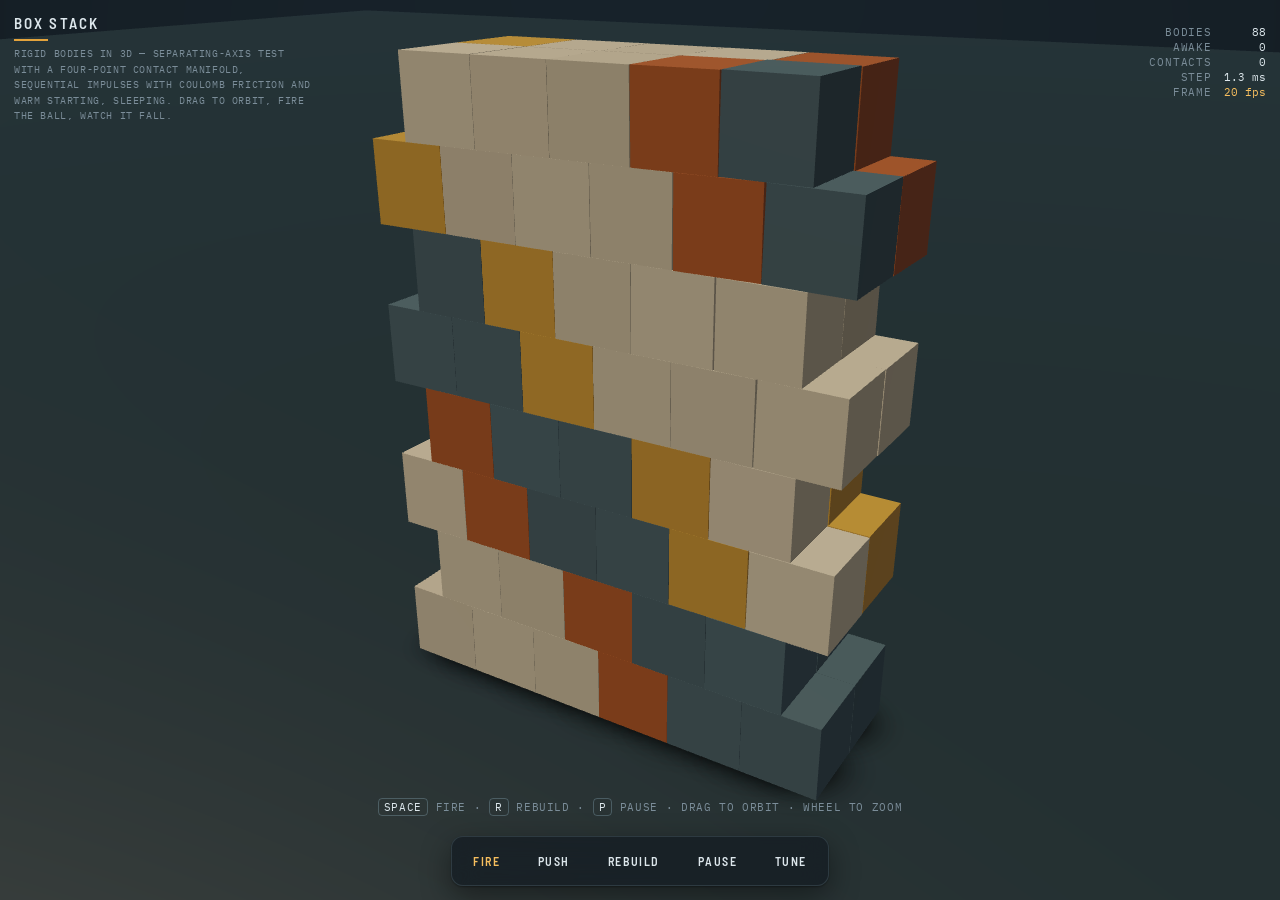
<file: box-stack/webgl.html>
<!doctype html><html lang="en" data-theme="dark"><head><meta charset=utf-8>
<title>Box Stack</title><meta name=viewport content="width=device-width,initial-scale=1"></head><body>

<link rel="stylesheet" href="../fonts/fonts.css">
<style>
/* ---- tokens: same instrument language as the other demos ---- */
:root{
  --ink:#E9EEF0; --ink2:#DCE4E8;
  --panel:rgba(255,255,255,.80); --panel-solid:#FFFFFF;
  --line:rgba(24,44,56,.16); --line-strong:rgba(24,44,56,.30);
  --text:#16212A; --muted:#5A6D79;
  --brass:#9C6410; --brass-bright:#C2820F;
  --shadow:0 1px 2px rgba(16,32,40,.10), 0 8px 24px rgba(16,32,40,.10);
  --scene-top:#EDF2F4; --scene-bot:#AEC0C9;
  --ground:#CFDBE0; --shade:#3C4E58;
  --key:#FFF0DC; --fill:#8FAABA;
  --box-a:#D0942E; --box-b:#E8DCC4; --box-c:#4A6474; --box-d:#B85A2B; --box-e:#2A3A46;
  --ball:#D9DEE3;
}
:root:not([data-theme="light"]){ color-scheme:light; }
@media (prefers-color-scheme: dark){
  :root:not([data-theme="light"]){
    color-scheme:dark;
    --ink:#0E1317; --ink2:#080C0F;
    --panel:rgba(21,29,35,.78); --panel-solid:#151D23;
    --line:rgba(154,190,206,.16); --line-strong:rgba(154,190,206,.30);
    --text:#DDE7EC; --muted:#7B8D99;
    --brass:#E3A33C; --brass-bright:#F6BE5E;
    --shadow:0 1px 2px rgba(0,0,0,.35), 0 10px 30px rgba(0,0,0,.42);
    --scene-top:#18232B; --scene-bot:#070A0D;
    --ground:#20303A; --shade:#03070A;
    --key:#FFEBCB; --fill:#2C4557;
    --box-a:#E3A33C; --box-b:#E8DCC4; --box-c:#4A6474; --box-d:#B85A2B; --box-e:#2A3A46;
    --ball:#D9DEE3;
  }
}
:root[data-theme="dark"]{
  color-scheme:dark;
  --ink:#0E1317; --ink2:#080C0F;
  --panel:rgba(21,29,35,.78); --panel-solid:#151D23;
  --line:rgba(154,190,206,.16); --line-strong:rgba(154,190,206,.30);
  --text:#DDE7EC; --muted:#7B8D99;
  --brass:#E3A33C; --brass-bright:#F6BE5E;
  --shadow:0 1px 2px rgba(0,0,0,.35), 0 10px 30px rgba(0,0,0,.42);
  --scene-top:#18232B; --scene-bot:#070A0D;
  --ground:#20303A; --shade:#03070A;
  --key:#FFEBCB; --fill:#2C4557;
  --box-a:#E3A33C; --box-b:#E8DCC4; --box-c:#4A6474; --box-d:#B85A2B; --box-e:#2A3A46;
  --ball:#D9DEE3;
}

*{box-sizing:border-box;}
html,body{height:100%;margin:0;padding:0;}
body{
  background:var(--ink); color:var(--text);
  font-family:"Barlow Semi Condensed", "Helvetica Neue", Arial, sans-serif;
  overflow:hidden; overscroll-behavior:none;
  -webkit-user-select:none; user-select:none; -webkit-touch-callout:none;
  -webkit-tap-highlight-color:transparent; touch-action:none;
}
#stage{position:fixed; inset:0; touch-action:none;}
#gl{display:block; width:100%; height:100%; touch-action:none; cursor:grab;}
#gl.dragging{cursor:grabbing;}

.hud{
  position:fixed; z-index:2; pointer-events:none;
  padding:max(14px, env(safe-area-inset-top)) max(14px, env(safe-area-inset-right))
          max(14px, env(safe-area-inset-bottom)) max(14px, env(safe-area-inset-left));
}
.hud.tl{top:0; left:0;}
.hud.tr{top:0; right:0; text-align:right;}
.hud.bc{left:0; right:0; bottom:0; display:flex; flex-direction:column; align-items:center; gap:10px;}

.plate{ display:flex; flex-direction:column; gap:2px; max-width:300px; }
.plate h1{ margin:0; font-size:15px; font-weight:600; letter-spacing:.14em; text-transform:uppercase; color:var(--text); }
.plate .rule{ width:34px; height:2px; background:var(--brass); margin:5px 0 3px; }
.plate p{ margin:0; font-family:"IBM Plex Mono", ui-monospace, Menlo, monospace;
  font-size:10px; letter-spacing:.06em; color:var(--muted); text-transform:uppercase; line-height:1.55; }

.telemetry{
  display:inline-grid; grid-template-columns:auto auto; gap:1px 12px;
  font-family:"IBM Plex Mono", ui-monospace, Menlo, monospace;
  font-size:10.5px; font-variant-numeric:tabular-nums; text-align:right;
}
.telemetry dt{ color:var(--muted); letter-spacing:.08em; text-transform:uppercase; }
.telemetry dd{ margin:0; color:var(--text); }
.telemetry dd.hot{ color:var(--brass-bright); }

.bar{
  pointer-events:auto; display:flex; align-items:center; gap:6px; flex-wrap:wrap; justify-content:center;
  padding:5px; border-radius:12px; background:var(--panel); border:1px solid var(--line);
  box-shadow:var(--shadow);
  -webkit-backdrop-filter:blur(14px) saturate(1.3); backdrop-filter:blur(14px) saturate(1.3);
}
button{
  font-family:inherit; font-size:12px; font-weight:600; letter-spacing:.12em; text-transform:uppercase;
  color:var(--text); background:transparent; border:1px solid transparent; border-radius:8px;
  padding:9px 15px; min-height:38px; cursor:pointer;
  transition:background .15s ease, border-color .15s ease, color .15s ease;
}
button:hover{ background:var(--line); }
button:active{ background:var(--line-strong); }
button[aria-pressed="true"]{ color:var(--brass-bright); border-color:var(--line-strong); background:var(--line); }
button:focus-visible{ outline:2px solid var(--brass); outline-offset:2px; }
button.primary{ color:var(--brass-bright); }

.tuner{
  pointer-events:auto; width:min(420px, calc(100vw - 28px)); max-height:min(62vh, 520px); overflow:auto;
  display:none; grid-template-columns:1fr 1fr; gap:9px 18px;
  padding:14px 15px; border-radius:12px;
  background:var(--panel); border:1px solid var(--line); box-shadow:var(--shadow);
  -webkit-backdrop-filter:blur(14px) saturate(1.3); backdrop-filter:blur(14px) saturate(1.3);
}
.tuner.open{ display:grid; }
.tuner h2{
  grid-column:1 / -1; margin:6px 0 0; font-size:10px; font-weight:600; letter-spacing:.16em;
  text-transform:uppercase; color:var(--brass);
}
.tuner h2:first-child{ margin-top:0; }
.row{ display:grid; grid-template-columns:1fr auto; align-items:baseline; gap:0 10px; }
.row label{ font-size:11px; font-weight:500; letter-spacing:.14em; text-transform:uppercase; color:var(--muted); }
.row output{ font-family:"IBM Plex Mono", ui-monospace, Menlo, monospace; font-size:11px;
  font-variant-numeric:tabular-nums; color:var(--text); }
.row input{ grid-column:1 / -1; }

input[type=range]{ -webkit-appearance:none; appearance:none; width:100%; height:22px; margin:0;
  background:transparent; cursor:pointer; }
input[type=range]::-webkit-slider-runnable-track{ height:2px; border-radius:1px; background:var(--line-strong); }
input[type=range]::-webkit-slider-thumb{ -webkit-appearance:none; appearance:none; width:18px; height:18px;
  margin-top:-8px; border-radius:50%; background:var(--brass); border:2px solid var(--panel-solid);
  box-shadow:0 1px 3px rgba(0,0,0,.4); }
input[type=range]::-moz-range-track{ height:2px; border-radius:1px; background:var(--line-strong); border:none; }
input[type=range]::-moz-range-thumb{ width:16px; height:16px; border-radius:50%; background:var(--brass);
  border:2px solid var(--panel-solid); }
input[type=range]:focus-visible{ outline:2px solid var(--brass); outline-offset:4px; border-radius:4px; }

.hint{ font-family:"IBM Plex Mono", ui-monospace, Menlo, monospace; font-size:10.5px; letter-spacing:.06em;
  text-transform:uppercase; color:var(--muted); text-align:center; transition:opacity .5s ease; }
.hint .k{ display:inline-block; padding:1px 5px; border:1px solid var(--line-strong); border-radius:4px; color:var(--text); }

#fallback{ position:fixed; inset:0; z-index:5; display:none; place-content:center; padding:32px;
  text-align:center; background:var(--ink); color:var(--text); }
#fallback.show{ display:grid; }
#fallback p{ max-width:34ch; margin:0 auto; line-height:1.6; color:var(--muted); font-size:15px; }
#fallback strong{ display:block; margin-bottom:10px; color:var(--text); font-size:15px; font-weight:600;
  letter-spacing:.14em; text-transform:uppercase; }


/* ---- Kompaktstufe: Handy und Einbettung im Rahmen. Nur kleine Fenster,
   der Desktop bleibt wie er ist. ---- */
@media (max-width: 640px), (max-height: 460px){
  .plate p, .telemetry, .hint{ display:none; }
  .plate h1{ font-size:12px; }
  .plate .rule{ display:none; }
  .hud{ padding:8px; }
  .hud.bc{ gap:6px; }
  .bar{ padding:3px; gap:3px; }
  button{ font-size:10px; padding:6px 9px; min-height:30px; letter-spacing:.08em; }
  .tuner{ max-height:min(52vh, 320px); padding:9px 10px; gap:5px 12px; }
  .row label, .row output{ font-size:10px; }
  input[type=range]{ height:18px; }
}
@media (max-width:640px){
  .plate p{ display:none; }
  .tuner{ grid-template-columns:1fr; }
}
@media (prefers-reduced-motion: reduce){ *{ transition-duration:.01ms !important; } }
</style>

<div id="stage"><canvas id="gl" aria-label="Rigid-body simulation: a grid of stacked boxes, knocked over by a ball"></canvas></div>

<div class="hud tl">
  <div class="plate">
    <h1>Box Stack</h1>
    <div class="rule"></div>
    <p>Rigid bodies in 3D &mdash; separating-axis test with a four-point contact manifold,
       sequential impulses with Coulomb friction and warm starting, sleeping. Drag to orbit,
       fire the ball, watch it fall.</p>
  </div>
</div>

<div class="hud tr">
  <dl class="telemetry">
    <dt>Bodies</dt><dd id="tBodies">0</dd>
    <dt>Awake</dt><dd id="tAwake">0</dd>
    <dt>Contacts</dt><dd id="tContacts">0</dd>
    <dt>Step</dt><dd id="tStep">0.0 ms</dd>
    <dt>Frame</dt><dd id="tFps">60 fps</dd>
  </dl>
</div>

<div class="hud bc">
  <p class="hint" id="hint"><span class="k">Space</span> fire &middot; <span class="k">R</span> rebuild &middot; <span class="k">P</span> pause &middot; drag to orbit &middot; wheel to zoom</p>
  <div class="tuner" id="tuner">
    <h2>Stack &middot; applies on rebuild</h2>
    <div class="row"><label for="sCols">Columns</label><output id="oCols">6</output>
      <input id="sCols" type="range" min="1" max="12" step="1" value="6"></div>
    <div class="row"><label for="sRows">Rows</label><output id="oRows">2</output>
      <input id="sRows" type="range" min="1" max="6" step="1" value="2"></div>
    <div class="row"><label for="sLayers">Layers</label><output id="oLayers">8</output>
      <input id="sLayers" type="range" min="1" max="16" step="1" value="8"></div>
    <div class="row"><label for="sSize">Box size</label><output id="oSize">0.40 m</output>
      <input id="sSize" type="range" min="0.2" max="0.8" step="0.02" value="0.4"></div>
    <div class="row"><label for="sGap">Gap</label><output id="oGap">0.00 m</output>
      <input id="sGap" type="range" min="0" max="0.12" step="0.005" value="0"></div>
    <div class="row"><label for="sMass">Box mass</label><output id="oMass">2.0 kg</output>
      <input id="sMass" type="range" min="0.5" max="10" step="0.5" value="2"></div>
    <h2>World &middot; live</h2>
    <div class="row"><label for="sG">Gravity</label><output id="oG">9.8 m/s&sup2;</output>
      <input id="sG" type="range" min="0" max="25" step="0.2" value="9.8"></div>
    <div class="row"><label for="sMu">Friction</label><output id="oMu">0.55</output>
      <input id="sMu" type="range" min="0" max="1" step="0.01" value="0.55"></div>
    <div class="row"><label for="sE">Bounce</label><output id="oE">0.10</output>
      <input id="sE" type="range" min="0" max="0.6" step="0.01" value="0.1"></div>
    <div class="row"><label for="sIt">Solver iterations</label><output id="oIt">10</output>
      <input id="sIt" type="range" min="4" max="24" step="1" value="10"></div>
    <h2>Ball</h2>
    <div class="row"><label for="sBM">Ball mass</label><output id="oBM">20 kg</output>
      <input id="sBM" type="range" min="1" max="60" step="1" value="20"></div>
    <div class="row"><label for="sBV">Ball speed</label><output id="oBV">14 m/s</output>
      <input id="sBV" type="range" min="2" max="40" step="1" value="14"></div>
  </div>
  <div class="bar">
    <button id="bFire" type="button" class="primary">Fire</button>
    <button id="bPush" type="button">Push</button>
    <button id="bBuild" type="button">Rebuild</button>
    <button id="bPause" type="button" aria-pressed="false">Pause</button>
    <button id="bTune" type="button" aria-pressed="false" aria-controls="tuner">Tune</button>
  </div>
</div>

<div id="fallback">
  <div>
    <strong>Box Stack</strong>
    <p id="fallbackMsg">This browser could not start a WebGL context. Try Safari or Chrome with hardware acceleration enabled.</p>
  </div>
</div>

<script src="rbd.js?v=4"></script>
<script src="stapel.js?v=4"></script>
<script>
if (location.hash.indexOf("#fallback") === 0) {
	var b = document.createElement("div");
	var grund = decodeURIComponent(location.hash.replace(/^#fallback=?/, ""));
	b.textContent = "WebGL fallback \u2014 " + (grund ? grund : "this browser has no WebGPU");
	b.style.cssText = "position:fixed;left:50%;top:8px;transform:translateX(-50%);font:11px/1.4 ui-monospace,Menlo,monospace;color:#b8b9bf;background:rgba(0,0,0,.55);padding:4px 10px;border-radius:999px;z-index:99;pointer-events:none;letter-spacing:.06em;white-space:nowrap;";
	document.body.appendChild(b);
}
</script>
</body></html>
</file>
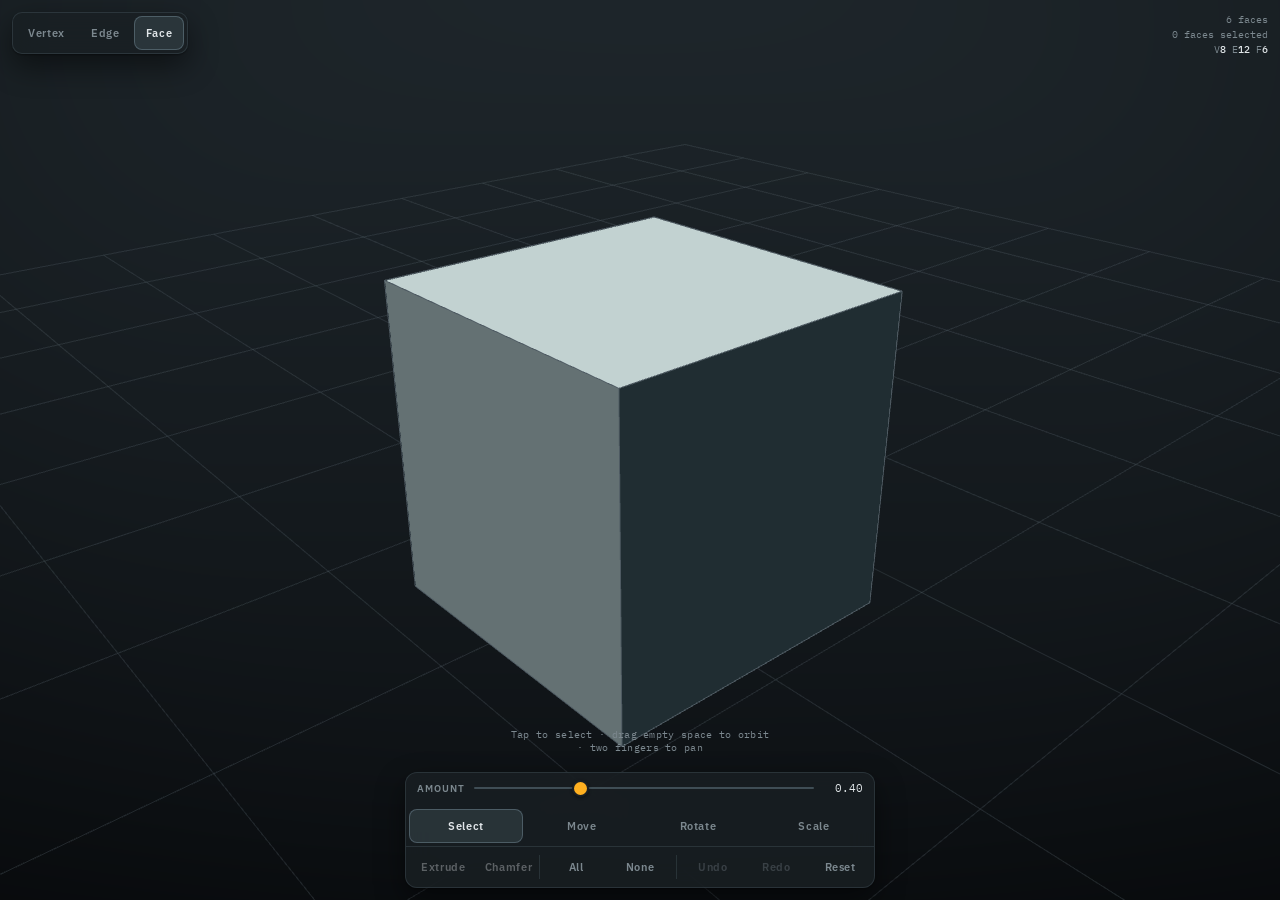
<file: modeler/webgl.html>
<!doctype html><html lang="en" data-theme="dark"><head><meta charset=utf-8>
<title>Poly Bench</title><meta name=viewport content="width=device-width,initial-scale=1"></head><body>

<link rel="stylesheet" href="../fonts/fonts.css">
<style>
:root{
  --bg:#E8EBED; --panel:rgba(255,255,255,.86); --panel-solid:#FFFFFF;
  --line:rgba(20,30,36,.16); --line-strong:rgba(20,30,36,.32);
  --text:#12191D; --muted:#576870;
  --sel:#A8620B; --sel-hot:#C4780F;
  --axX:#C0392B; --axY:#3B8A1C; --axZ:#2A6FB5;
  --shadow:0 1px 2px rgba(10,20,26,.10), 0 10px 26px rgba(10,20,26,.10);
  --vp-top:#F1F4F5; --vp-bot:#C6CFD3;
  --surf:#C7D0D5; --surf-back:#9DA9AF; --wire:#63727A; --pt:#7E8C93;
  --grid:#B3BFC4; --key:#FFF6EA; --fill:#A8BAC3;
}
@media (prefers-color-scheme: dark){
  :root:not([data-theme="light"]){
    --bg:#14171A; --panel:rgba(26,31,35,.84); --panel-solid:#1A1F23;
    --line:rgba(150,180,195,.15); --line-strong:rgba(150,180,195,.32);
    --text:#E2E7EA; --muted:#7C888F;
    --sel:#FFB020; --sel-hot:#FFC44D;
    --axX:#E5533D; --axY:#7CC93D; --axZ:#4A9BE8;
    --shadow:0 1px 2px rgba(0,0,0,.42), 0 12px 30px rgba(0,0,0,.48);
    --vp-top:#1E262B; --vp-bot:#0B0E11;
    --surf:#AEB8BE; --surf-back:#6E777D; --wire:#4E5A62; --pt:#8A979E;
    --grid:#232C32; --key:#FFF1DC; --fill:#33474F;
  }
}
:root[data-theme="dark"]{
  --bg:#14171A; --panel:rgba(26,31,35,.84); --panel-solid:#1A1F23;
  --line:rgba(150,180,195,.15); --line-strong:rgba(150,180,195,.32);
  --text:#E2E7EA; --muted:#7C888F;
  --sel:#FFB020; --sel-hot:#FFC44D;
  --axX:#E5533D; --axY:#7CC93D; --axZ:#4A9BE8;
  --shadow:0 1px 2px rgba(0,0,0,.42), 0 12px 30px rgba(0,0,0,.48);
  --vp-top:#1E262B; --vp-bot:#0B0E11;
  --surf:#AEB8BE; --surf-back:#6E777D; --wire:#4E5A62; --pt:#8A979E;
  --grid:#232C32; --key:#FFF1DC; --fill:#33474F;
}

*{box-sizing:border-box;}
html,body{height:100%;margin:0;padding:0;}
body{
  background:var(--bg); color:var(--text);
  font-family:"IBM Plex Sans","Helvetica Neue",Arial,sans-serif;
  overflow:hidden; overscroll-behavior:none;
  -webkit-user-select:none; user-select:none;
  -webkit-touch-callout:none; -webkit-tap-highlight-color:transparent;
  touch-action:none;
}
#stage{position:fixed;inset:0;touch-action:none;}
#gl{display:block;width:100%;height:100%;touch-action:none;}

.hud{position:fixed;z-index:2;pointer-events:none;
  padding:max(12px,env(safe-area-inset-top)) max(12px,env(safe-area-inset-right))
          0 max(12px,env(safe-area-inset-left));}
.hud.tl{top:0;left:0;display:flex;flex-direction:column;gap:8px;align-items:flex-start;}
.hud.tr{top:0;right:0;text-align:right;}

.stats{font-family:"IBM Plex Mono",ui-monospace,Menlo,monospace;
  font-size:10px;font-variant-numeric:tabular-nums;line-height:1.5;color:var(--muted);}
.stats b{color:var(--text);font-weight:500;}

.group{pointer-events:auto;display:flex;gap:2px;padding:3px;border-radius:10px;
  background:var(--panel);border:1px solid var(--line);box-shadow:var(--shadow);
  -webkit-backdrop-filter:blur(14px) saturate(1.3);backdrop-filter:blur(14px) saturate(1.3);}

button{font-family:inherit;font-size:11px;font-weight:600;letter-spacing:.06em;
  color:var(--muted);background:transparent;border:1px solid transparent;border-radius:8px;
  padding:8px 11px;min-height:34px;min-width:34px;cursor:pointer;white-space:nowrap;
  transition:background .13s ease,color .13s ease,border-color .13s ease;}
button:hover{color:var(--text);background:var(--line);}
button[aria-pressed="true"]{color:var(--text);background:var(--line);border-color:var(--line-strong);}
button:disabled{opacity:.34;cursor:default;}
button:disabled:hover{background:transparent;color:var(--muted);}
button:focus-visible{outline:2px solid var(--sel);outline-offset:2px;}
button.go{color:var(--text);}
button.go:not(:disabled):hover{background:var(--sel);color:#1A1206;}

.dock{position:fixed;left:0;right:0;bottom:0;z-index:3;pointer-events:none;
  display:flex;flex-direction:column;align-items:center;gap:8px;
  padding:0 max(12px,env(safe-area-inset-left)) max(12px,env(safe-area-inset-bottom))
            max(12px,env(safe-area-inset-right));}
.card{pointer-events:auto;width:min(470px,calc(100vw - 24px));
  background:var(--panel);border:1px solid var(--line);border-radius:12px;box-shadow:var(--shadow);
  -webkit-backdrop-filter:blur(14px) saturate(1.3);backdrop-filter:blur(14px) saturate(1.3);
  display:flex;flex-direction:column;}
.row{display:flex;gap:2px;padding:3px;align-items:center;}
.row + .row{border-top:1px solid var(--line);}
.row button{flex:1 1 0;}
.sep{width:1px;align-self:stretch;margin:5px 3px;background:var(--line);flex:0 0 auto;}

.amt{display:flex;align-items:center;gap:9px;padding:5px 11px 8px;}
.amt label{font-size:10px;font-weight:600;letter-spacing:.1em;text-transform:uppercase;color:var(--muted);}
.amt output{font-family:"IBM Plex Mono",ui-monospace,Menlo,monospace;font-size:11px;
  font-variant-numeric:tabular-nums;color:var(--text);min-width:3.6em;text-align:right;}
.amt input{flex:1 1 auto;}
input[type=range]{-webkit-appearance:none;appearance:none;height:20px;margin:0;background:transparent;cursor:pointer;}
input[type=range]::-webkit-slider-runnable-track{height:2px;border-radius:1px;background:var(--line-strong);}
input[type=range]::-webkit-slider-thumb{-webkit-appearance:none;appearance:none;width:17px;height:17px;
  margin-top:-7.5px;border-radius:50%;background:var(--sel);border:2px solid var(--panel-solid);
  box-shadow:0 1px 3px rgba(0,0,0,.4);}
input[type=range]::-moz-range-track{height:2px;border-radius:1px;background:var(--line-strong);border:none;}
input[type=range]::-moz-range-thumb{width:15px;height:15px;border-radius:50%;background:var(--sel);
  border:2px solid var(--panel-solid);}
input[type=range]:focus-visible{outline:2px solid var(--sel);outline-offset:4px;border-radius:4px;}

.hint{font-family:"IBM Plex Mono",ui-monospace,Menlo,monospace;font-size:10px;
  letter-spacing:.03em;color:var(--muted);text-align:center;max-width:44ch;
  transition:opacity .5s ease;}
.hint.gone{opacity:0;}
.mode-x{color:var(--axX);} .mode-y{color:var(--axY);} .mode-z{color:var(--axZ);}

#fallback{position:fixed;inset:0;z-index:9;display:none;place-content:center;padding:32px;
  text-align:center;background:var(--bg);}
#fallback.show{display:grid;}
#fallback strong{display:block;margin-bottom:10px;font-size:13px;font-weight:600;
  letter-spacing:.14em;text-transform:uppercase;}
#fallback p{max-width:34ch;margin:0 auto;line-height:1.6;color:var(--muted);font-size:15px;}

/* ---- Kompaktstufe: Handy und Einbettung im Rahmen. Nur kleine Fenster,
   der Desktop bleibt wie er ist. ---- */
@media (max-width: 640px), (max-height: 460px){
  .stats, .hint{ display:none; }
  .hud{ padding:6px; }
  .group{ padding:2px; gap:1px; }
  .group button{ font-size:10px; min-height:26px; padding:4px 8px; }
  .dock{ padding-bottom:6px; }
  .card{ width:min(470px, calc(100vw - 12px)); }
  .row{ padding:2px; gap:1px; }
  .row button{ font-size:10px; min-height:26px; padding:3px 4px; letter-spacing:.02em; }
  .sep{ margin:3px 2px; }
  .amt{ padding:3px 8px 4px; gap:6px; }
  .amt label, .amt output{ font-size:9px; }
}
@media (prefers-reduced-motion: reduce){*{transition-duration:.01ms !important;}}
</style>


<div id="stage"><canvas id="gl" aria-label="3D polygon modelling viewport"></canvas></div>

<div class="hud tl">
  <div class="group" role="group" aria-label="Sub-object level">
    <button id="mVert" type="button" aria-pressed="false">Vertex</button>
    <button id="mEdge" type="button" aria-pressed="false">Edge</button>
    <button id="mFace" type="button" aria-pressed="true">Face</button>
  </div>
</div>

<div class="hud tr">
  <div class="stats">
    <span id="sCount">6 faces</span><br>
    <span id="sSel">0 selected</span><br>
    <span id="sTopo">V8 E12 F6</span>
  </div>
</div>

<div class="dock">
  <p class="hint" id="hint">Tap to select &middot; drag empty space to orbit &middot; two fingers to pan</p>
  <div class="card">
    <div class="amt">
      <label for="kAmt">Amount</label>
      <input id="kAmt" type="range" min="0.05" max="1.2" step="0.05" value="0.4">
      <output id="vAmt">0.40</output>
    </div>
    <div class="row" role="group" aria-label="Transform tool">
      <button id="tSel" type="button" aria-pressed="true">Select</button>
      <button id="tMov" type="button" aria-pressed="false">Move</button>
      <button id="tRot" type="button" aria-pressed="false">Rotate</button>
      <button id="tScl" type="button" aria-pressed="false">Scale</button>
    </div>
    <div class="row" role="group" aria-label="Modelling operations">
      <button id="opExtrude" class="go" type="button">Extrude</button>
      <button id="opChamfer" class="go" type="button">Chamfer</button>
      <div class="sep"></div>
      <button id="opAll" type="button" title="Select all">All</button>
      <button id="opNone" type="button" title="Clear selection">None</button>
      <div class="sep"></div>
      <button id="opUndo" type="button" title="Undo">Undo</button>
      <button id="opRedo" type="button" title="Redo">Redo</button>
      <button id="opReset" type="button" title="Fresh box and default view">Reset</button>
    </div>
  </div>
</div>

<div id="fallback"><div>
  <strong>WebGL unavailable</strong>
  <p id="fallbackMsg">This browser could not start a WebGL context. Try Safari or Chrome with hardware acceleration enabled.</p>
</div></div>

<script>
"use strict";
(function () {

/* ==========================================================================
   Editable-poly core.

   Canonical form is deliberately dumb: a position list and a list of faces
   holding vertex indices. Connectivity (half-edges, vertex fans) is derived
   on demand and thrown away. Operations therefore never patch adjacency in
   place - they emit a fresh canonical mesh, which keeps them independently
   testable and makes undo a snapshot.
   ========================================================================== */

/* <mesh-core> exported for tests/mesh.test.js; do not rename these markers */
function makeMesh(P, F) { return { P: P, F: F }; }

function boxMesh(sx, sy, sz) {
  var x = sx / 2, y = sy / 2, z = sz / 2;
  return makeMesh(
    [[-x,-y,-z],[ x,-y,-z],[ x, y,-z],[-x, y,-z],
     [-x,-y, z],[ x,-y, z],[ x, y, z],[-x, y, z]],
    // every face wound CCW seen from outside
    [[0,3,2,1], [4,5,6,7], [0,1,5,4], [3,7,6,2], [0,4,7,3], [1,2,6,5]]
  );
}

function cloneMesh(m) {
  return makeMesh(m.P.map(function (p) { return [p[0], p[1], p[2]]; }),
                  m.F.map(function (f) { return f.slice(); }));
}

/* ---------------------------------------------------------- vector helpers */
function sub(a, b) { return [a[0]-b[0], a[1]-b[1], a[2]-b[2]]; }
function add(a, b) { return [a[0]+b[0], a[1]+b[1], a[2]+b[2]]; }
function scale(a, s) { return [a[0]*s, a[1]*s, a[2]*s]; }
function cross(a, b) {
  return [a[1]*b[2]-a[2]*b[1], a[2]*b[0]-a[0]*b[2], a[0]*b[1]-a[1]*b[0]];
}
function dot(a, b) { return a[0]*b[0] + a[1]*b[1] + a[2]*b[2]; }
function len(a) { return Math.hypot(a[0], a[1], a[2]); }
function norm(a) { var l = len(a) || 1; return [a[0]/l, a[1]/l, a[2]/l]; }

// Newell's method: correct for non-planar polygons, unlike a corner cross
function faceNormal(m, f) {
  var n = [0, 0, 0];
  for (var i = 0; i < f.length; i++) {
    var a = m.P[f[i]], b = m.P[f[(i + 1) % f.length]];
    n[0] += (a[1] - b[1]) * (a[2] + b[2]);
    n[1] += (a[2] - b[2]) * (a[0] + b[0]);
    n[2] += (a[0] - b[0]) * (a[1] + b[1]);
  }
  return n;                                   // unnormalised: length is 2*area
}
function faceCentroid(m, f) {
  var c = [0, 0, 0];
  for (var i = 0; i < f.length; i++) { c = add(c, m.P[f[i]]); }
  return scale(c, 1 / f.length);
}

/* ------------------------------------------------------------- connectivity */
function ekey(a, b) { return a < b ? a + "_" + b : b + "_" + a; }

function topology(m) {
  var he = [], map = new Map(), i, fi;
  for (fi = 0; fi < m.F.length; fi++) {
    var f = m.F[fi], n = f.length, base = he.length;
    for (i = 0; i < n; i++) {
      he.push({ a: f[i], b: f[(i + 1) % n], f: fi, c: i,
                next: base + ((i + 1) % n), twin: -1 });
      map.set(f[i] + "," + f[(i + 1) % n], base + i);
    }
  }
  for (i = 0; i < he.length; i++) {
    var t = map.get(he[i].b + "," + he[i].a);
    he[i].twin = (t === undefined) ? -1 : t;
  }
  var outgoing = new Map();                   // vertex -> outgoing half-edges
  for (i = 0; i < he.length; i++) {
    if (!outgoing.has(he[i].a)) outgoing.set(he[i].a, []);
    outgoing.get(he[i].a).push(i);
  }
  var edges = new Map();                      // "a_b" -> {a,b,faces:[...]}
  for (i = 0; i < he.length; i++) {
    var k = ekey(he[i].a, he[i].b);
    if (!edges.has(k)) edges.set(k, { a: Math.min(he[i].a, he[i].b),
                                      b: Math.max(he[i].a, he[i].b), he: [] });
    edges.get(k).he.push(i);
  }
  return { he: he, outgoing: outgoing, edges: edges };
}

// Ordered fan around v. Returns { E, Fc } where face Fc[i] lies between
// edges E[i-1] and E[i], cyclically. Closed manifold vertices only.
function vertexFan(m, T, v) {
  var start = T.outgoing.get(v);
  if (!start || !start.length) return null;
  var h0 = start[0], E = [], Fc = [], h = h0, guard = 0;
  do {
    E.push(h);
    Fc.push(T.he[h].f);
    var tw = T.he[h].twin;
    if (tw < 0) return null;                  // open boundary: not supported
    h = T.he[tw].next;
    if (++guard > 64) return null;
  } while (h !== h0);
  if (E.length !== start.length) return null; // non-manifold fan
  return { E: E, Fc: Fc };
}

function vertexFaces(m) {
  var vf = new Map(), fi, i;
  for (fi = 0; fi < m.F.length; fi++)
    for (i = 0; i < m.F[fi].length; i++) {
      var v = m.F[fi][i];
      if (!vf.has(v)) vf.set(v, []);
      if (vf.get(v).indexOf(fi) < 0) vf.get(v).push(fi);
    }
  return vf;
}

// drop unreferenced vertices and degenerate faces
// mapOut, when supplied, receives oldFaceIndex -> newFaceIndex so callers
// can keep hold of faces they created
function compact(m, mapOut) {
  var used = new Map(), P = [], F = [], i, j;
  for (i = 0; i < m.F.length; i++) {
    var f = m.F[i], out = [];
    for (j = 0; j < f.length; j++) {
      if (out.length && out[out.length - 1] === f[j]) continue;   // repeat
      out.push(f[j]);
    }
    while (out.length > 1 && out[0] === out[out.length - 1]) out.pop();
    if (out.length < 3) continue;
    for (j = 0; j < out.length; j++) {
      if (!used.has(out[j])) { used.set(out[j], P.length); P.push(m.P[out[j]]); }
      out[j] = used.get(out[j]);
    }
    if (mapOut) mapOut[i] = F.length;
    F.push(out);
  }
  return makeMesh(P, F);
}

/* ================================================================= EXTRUDE */
/* Vertices whose incident faces are ALL selected sit strictly inside the
   region and simply move. Everything on the rim is duplicated, so the
   original rim stays put to receive the side walls. */
function extrudeFaces(m, sel, dist) {
  if (!sel.length) return null;
  var T = topology(m), vf = vertexFaces(m);
  var isSel = new Set(sel);

  var N = [0, 0, 0], i, j;
  for (i = 0; i < sel.length; i++) N = add(N, faceNormal(m, m.F[sel[i]]));
  N = norm(N);
  if (!len(N)) return null;

  // collect rim half-edges from the ORIGINAL winding, before any rewrite
  var rim = [];
  for (i = 0; i < T.he.length; i++) {
    var h = T.he[i];
    if (!isSel.has(h.f)) continue;
    if (h.twin < 0 || !isSel.has(T.he[h.twin].f)) rim.push([h.a, h.b]);
  }

  var P = m.P.map(function (p) { return p.slice(); });
  var F = m.F.map(function (f) { return f.slice(); });
  var dup = new Map();

  var region = new Set();
  for (i = 0; i < sel.length; i++)
    for (j = 0; j < m.F[sel[i]].length; j++) region.add(m.F[sel[i]][j]);

  region.forEach(function (v) {
    var faces = vf.get(v) || [];
    var interior = faces.every(function (fi) { return isSel.has(fi); });
    if (interior) {
      P[v] = add(P[v], scale(N, dist));       // strictly inside: just move it
    } else {
      dup.set(v, P.length);
      P.push(add(m.P[v], scale(N, dist)));
    }
  });

  for (i = 0; i < sel.length; i++) {
    var f = F[sel[i]];
    for (j = 0; j < f.length; j++) if (dup.has(f[j])) f[j] = dup.get(f[j]);
  }

  var newFaces = [];
  for (i = 0; i < rim.length; i++) {
    var a = rim[i][0], b = rim[i][1];
    var ta = dup.has(a) ? dup.get(a) : a, tb = dup.has(b) ? dup.get(b) : b;
    F.push([a, b, tb, ta]);                   // outward: cross(b-a, N)
    newFaces.push(F.length - 1);
  }

  var out = makeMesh(P, F);
  // the extruded caps keep their indices; report them so they stay selected
  return { mesh: out, selection: sel.slice(), created: newFaces };
}

/* ================================================================= CHAMFER */
/* Cut the fan of faces around each affected vertex at every selected edge.

   With TWO OR MORE cuts, each arc between consecutive cuts collapses to one
   new vertex, placed by walking `amt` back along the two selected edges that
   bound the arc. Three or more cuts also leaves a hole, which gets a cap.

   With exactly ONE cut the fan opens into a path rather than splitting into
   arcs, and both ends of that path sit on the same edge. That needs two new
   vertices - one per adjacent face, offset perpendicular to the edge inside
   its own face - and every face between them has to carry BOTH, which is why
   a corner maps to a list rather than a single index.                     */
function chamferEdges(m, selEdges, amt) {
  if (!selEdges.length || amt <= 0) return null;
  var T = topology(m), i, j;

  var selSet = new Set();
  for (i = 0; i < selEdges.length; i++) selSet.add(ekey(selEdges[i][0], selEdges[i][1]));

  function edgeSelectedAt(v) {
    var og = T.outgoing.get(v) || [];
    for (var q = 0; q < og.length; q++)
      if (selSet.has(ekey(T.he[og[q]].a, T.he[og[q]].b))) return true;
    return false;
  }
  // never let a chamfer eat past the midpoint of any edge it touches
  var maxAmt = Infinity;
  T.edges.forEach(function (e, k) {
    if (selSet.has(k) || edgeSelectedAt(e.a) || edgeSelectedAt(e.b))
      maxAmt = Math.min(maxAmt, len(sub(m.P[e.a], m.P[e.b])) * 0.5);
  });
  amt = Math.min(amt, maxAmt * 0.98);
  if (!(amt > 1e-9)) return null;

  // Where a chamfered edge ends up inside one of its faces: the edge line,
  // shifted `amt` perpendicular to itself, in the plane of that face.
  function offsetLine(h, fi) {
    var d = norm(sub(m.P[T.he[h].b], m.P[T.he[h].a]));
    var inward = norm(cross(norm(faceNormal(m, m.F[fi])), d));
    return { p: add(m.P[T.he[h].a], scale(inward, amt)), d: d };
  }
  // Two such lines meet at the new corner. They can be skew when the arc is
  // not planar, so take the midpoint of the closest approach.
  function meet(L1, L2) {
    var c = cross(L1.d, L2.d), cc = dot(c, c);
    if (cc < 1e-12) return scale(add(L1.p, L2.p), 0.5);
    var r = sub(L2.p, L1.p);
    var t = dot(cross(r, L2.d), c) / cc, u = dot(cross(r, L1.d), c) / cc;
    return scale(add(add(L1.p, scale(L1.d, t)), add(L2.p, scale(L2.d, u))), 0.5);
  }

  var P = m.P.map(function (p) { return p.slice(); });
  var corner = new Map();                 // v -> Map(face -> [new indices])
  var caps = [];

  var affected = new Set();
  selSet.forEach(function (k) {
    var e = T.edges.get(k);
    if (e) { affected.add(e.a); affected.add(e.b); }
  });

  affected.forEach(function (v) {
    var fan = vertexFan(m, T, v);
    if (!fan) return;
    var n = fan.E.length;
    if (n < 3) return;
    var cuts = [];
    for (i = 0; i < n; i++)
      if (selSet.has(ekey(T.he[fan.E[i]].a, T.he[fan.E[i]].b))) cuts.push(i);
    if (!cuts.length) return;

    var byFace = new Map();
    corner.set(v, byFace);

    if (cuts.length === 1) {
      // one cut: the fan becomes a path, both ends on the same edge
      var i0 = cuts[0], hSel = fan.E[i0], w = T.he[hSel].b;
      var fEnd = fan.Fc[i0], fStart = fan.Fc[(i0 + 1) % n];
      var other = function (idx) {       // the face's other edge at v, unmoved
        return { p: m.P[v], d: norm(sub(m.P[T.he[fan.E[idx]].b], m.P[v])) };
      };
      var pStart = meet(offsetLine(T.he[hSel].twin, fStart), other((i0 + 1) % n));
      var pEnd   = meet(offsetLine(hSel, fEnd), other((i0 - 1 + n) % n));
      var vStart = P.length; P.push(pStart);
      var vEnd = P.length;   P.push(pEnd);
      for (var s = 1; s <= n; s++) {
        var k = (i0 + s) % n;
        if (s === 1)      byFace.set(fan.Fc[k], [vStart]);
        else if (s === n) byFace.set(fan.Fc[k], [vEnd]);
        // interior faces span the gap, ordered E[k-1] side then E[k] side
        else              byFace.set(fan.Fc[k], [vStart, vEnd]);
      }
      return;
    }

    var ring = [];
    for (var c = 0; c < cuts.length; c++) {
      var sIdx = cuts[c], tIdx = cuts[(c + 1) % cuts.length];
      var fa = fan.Fc[(sIdx + 1) % n], fb = fan.Fc[tIdx];
      var nv = P.length;
      P.push(meet(offsetLine(T.he[fan.E[sIdx]].twin, fa),
                  offsetLine(fan.E[tIdx], fb)));
      ring.push(nv);
      var kk = sIdx;
      do { kk = (kk + 1) % n; byFace.set(fan.Fc[kk], [nv]); } while (kk !== tIdx);
    }
    if (cuts.length >= 3) caps.push({ v: v, ring: ring });
  });

  function dedupe(arr) {
    var o = [];
    for (var q = 0; q < arr.length; q++) if (o.indexOf(arr[q]) < 0) o.push(arr[q]);
    return o;
  }
  // winding is easier to correct after the fact than to reason about up front
  function orient(pts, poly, want) {
    return dot(faceNormal({ P: pts }, poly), want) < 0 ? poly.slice().reverse() : poly;
  }

  var F = [];
  for (i = 0; i < m.F.length; i++) {
    var f = m.F[i], out = [];
    for (j = 0; j < f.length; j++) {
      var bf = corner.get(f[j]);
      if (bf && bf.has(i)) { var lst = bf.get(i); for (var q = 0; q < lst.length; q++) out.push(lst[q]); }
      else out.push(f[j]);
    }
    F.push(out);
  }

  var created = [];
  selSet.forEach(function (k) {
    var e = T.edges.get(k);
    if (!e || e.he.length < 2) return;
    var f1 = T.he[e.he[0]].f, f2 = T.he[e.he[1]].f;
    var ca = corner.get(e.a), cb = corner.get(e.b);
    // faces adjacent to a chamfered edge always map to exactly one vertex
    var a1 = ca && ca.has(f1) ? ca.get(f1)[0] : e.a;
    var a2 = ca && ca.has(f2) ? ca.get(f2)[0] : e.a;
    var b1 = cb && cb.has(f1) ? cb.get(f1)[0] : e.b;
    var b2 = cb && cb.has(f2) ? cb.get(f2)[0] : e.b;
    var quad = dedupe([a1, b1, b2, a2]);
    if (quad.length < 3) return;
    var want = norm(add(norm(faceNormal(m, m.F[f1])), norm(faceNormal(m, m.F[f2]))));
    F.push(orient(P, quad, want));
    created.push(F.length - 1);
  });

  for (i = 0; i < caps.length; i++) {
    var cring = dedupe(caps[i].ring);
    if (cring.length < 3) continue;
    var vn = [0, 0, 0], og = T.outgoing.get(caps[i].v) || [];
    for (j = 0; j < og.length; j++) vn = add(vn, norm(faceNormal(m, m.F[T.he[og[j]].f])));
    F.push(orient(P, cring, norm(vn)));
    created.push(F.length - 1);
  }

  var fmap = [], packed = compact(makeMesh(P, F), fmap);
  created = created.map(function (i) { return fmap[i]; })
                   .filter(function (i) { return i !== undefined; });
  return { mesh: packed, created: created };
}


/* </mesh-core> */

/* =========================================================================
   Viewport: math, GL, shaders
   ========================================================================= */
function m4() { return new Float32Array(16); }
function perspective(o, fovy, aspect, near, far) {
  var f = 1 / Math.tan(fovy * 0.5), nf = 1 / (near - far);
  o.fill(0); o[0] = f / aspect; o[5] = f; o[10] = (far + near) * nf; o[11] = -1;
  o[14] = 2 * far * near * nf; return o;
}
function lookAt(o, e, c) {
  var zx = e[0]-c[0], zy = e[1]-c[1], zz = e[2]-c[2];
  var l = 1 / Math.hypot(zx, zy, zz); zx*=l; zy*=l; zz*=l;
  var xx = zz, xy = 0, xz = -zx;
  l = Math.hypot(xx, xy, xz);
  if (l < 1e-6) { xx = 1; xz = 0; } else { l = 1/l; xx*=l; xz*=l; }
  var yx = zy*xz - zz*xy, yy = zz*xx - zx*xz, yz = zx*xy - zy*xx;
  o[0]=xx; o[1]=yx; o[2]=zx; o[3]=0;
  o[4]=xy; o[5]=yy; o[6]=zy; o[7]=0;
  o[8]=xz; o[9]=yz; o[10]=zz; o[11]=0;
  o[12]=-(xx*e[0]+xy*e[1]+xz*e[2]);
  o[13]=-(yx*e[0]+yy*e[1]+yz*e[2]);
  o[14]=-(zx*e[0]+zy*e[1]+zz*e[2]);
  o[15]=1; return o;
}
function mul(o, a, b) {
  for (var c = 0; c < 4; c++) {
    var b0=b[c*4], b1=b[c*4+1], b2=b[c*4+2], b3=b[c*4+3];
    o[c*4]   = a[0]*b0 + a[4]*b1 + a[8]*b2  + a[12]*b3;
    o[c*4+1] = a[1]*b0 + a[5]*b1 + a[9]*b2  + a[13]*b3;
    o[c*4+2] = a[2]*b0 + a[6]*b1 + a[10]*b2 + a[14]*b3;
    o[c*4+3] = a[3]*b0 + a[7]*b1 + a[11]*b2 + a[15]*b3;
  }
  return o;
}
function rotateAround(p, pivot, axis, ang) {
  var v = sub(p, pivot), c = Math.cos(ang), s = Math.sin(ang);
  var k = cross(axis, v), d = dot(axis, v) * (1 - c);
  return add(pivot, [v[0]*c + k[0]*s + axis[0]*d,
                     v[1]*c + k[1]*s + axis[1]*d,
                     v[2]*c + k[2]*s + axis[2]*d]);
}

var canvas = document.getElementById("gl");
var gl = null;
try {
  var glo = { antialias: true, alpha: false, depth: true, premultipliedAlpha: false };
  gl = canvas.getContext("webgl", glo) || canvas.getContext("experimental-webgl", glo);
} catch (e) { gl = null; }
if (!gl) { document.getElementById("fallback").classList.add("show"); return; }

function shader(t, src, tag) {
  var s = gl.createShader(t); gl.shaderSource(s, src); gl.compileShader(s);
  if (!gl.getShaderParameter(s, gl.COMPILE_STATUS)) throw new Error(tag + ": " + gl.getShaderInfoLog(s));
  return s;
}
function program(vs, fs, tag) {
  var p = gl.createProgram();
  gl.attachShader(p, shader(gl.VERTEX_SHADER, vs, tag + " vs"));
  gl.attachShader(p, shader(gl.FRAGMENT_SHADER, fs, tag + " fs"));
  gl.linkProgram(p);
  if (!gl.getProgramParameter(p, gl.LINK_STATUS)) throw new Error(tag + " link: " + gl.getProgramInfoLog(p));
  p.u = {}; p.a = {};
  var n = gl.getProgramParameter(p, gl.ACTIVE_UNIFORMS), i, d;
  for (i = 0; i < n; i++) { d = gl.getActiveUniform(p, i); p.u[d.name] = gl.getUniformLocation(p, d.name); }
  n = gl.getProgramParameter(p, gl.ACTIVE_ATTRIBUTES);
  for (i = 0; i < n; i++) { d = gl.getActiveAttrib(p, i); p.a[d.name] = gl.getAttribLocation(p, d.name); }
  p.U = function (k) { return p.u[k] === undefined ? null : p.u[k]; };
  return p;
}

var VS_FACE = [
"precision highp float;",
"attribute vec3 aPos; attribute vec3 aNor; attribute float aSel;",
"uniform mat4 uVP;",
"varying vec3 vN; varying vec3 vP; varying float vS;",
"void main(){ vN=aNor; vP=aPos; vS=aSel; gl_Position=uVP*vec4(aPos,1.0); }"
].join("\n");

var FS_FACE = [
"precision highp float;",
"varying vec3 vN; varying vec3 vP; varying float vS;",
"uniform vec3 uCam, uKey, uFill, uLdir, uSurf, uBack, uSel;",
"void main(){",
"  vec3 V = normalize(uCam - vP);",
"  vec3 N = normalize(vN);",
// backfaces are shown deliberately: an open or inverted face should be
// obvious, not invisible
"  bool front = dot(N, V) >= 0.0;",
"  if (!front) N = -N;",
"  vec3 L = normalize(uLdir), H = normalize(L + V);",
"  float ndl = max(dot(N, L), 0.0);",
"  vec3 base = front ? uSurf : uBack;",
"  float back = max(dot(N, -L), 0.0);",
"  vec3 c = base * (uFill * (0.58 + 0.42 * (0.5 + 0.5 * N.y))",
"                 + uKey * ndl * 1.02 + uKey * back * 0.14);",
"  c += uKey * pow(max(dot(N, H), 0.0), 38.0) * 0.30;",
// Selection is a readable state, not a pigment: blend it in AFTER lighting so
// a face pointing away from the key light still reads as selected.
"  c = mix(c, uSel * (0.58 + 0.55 * ndl), clamp(vS, 0.0, 1.0) * 0.82);",
"  vec3 k = vec3(0.82); vec3 d = max(c - k, vec3(0.0));",
"  gl_FragColor = vec4(min(c, k) + d / (1.0 + d / (1.0 - k)), 1.0);",
"}"
].join("\n");

var VS_LINE = [
"precision highp float;",
"attribute vec3 aPos;",
"uniform mat4 uVP;",
"void main(){ gl_Position = uVP * vec4(aPos, 1.0); }"
].join("\n");

var FS_FLAT = [
"precision highp float;",
"uniform vec3 uColor; uniform float uAlpha;",
"void main(){ gl_FragColor = vec4(uColor, uAlpha); }"
].join("\n");

/* screen-space thick lines: each segment is a quad expanded perpendicular to
   itself after projection, because gl.lineWidth is clamped to 1 nearly
   everywhere and a 1px selection is invisible on a retina phone */
var VS_THICK = [
"precision highp float;",
"attribute vec3 aPos; attribute vec3 aOther; attribute float aSide;",
"uniform mat4 uVP; uniform vec2 uPx; uniform float uW;",
"void main(){",
"  vec4 c0 = uVP * vec4(aPos, 1.0);",
"  vec4 c1 = uVP * vec4(aOther, 1.0);",
"  vec2 s0 = c0.xy / max(c0.w, 1e-5) * uPx;",
"  vec2 s1 = c1.xy / max(c1.w, 1e-5) * uPx;",
"  vec2 dir = s1 - s0;",
"  float l = length(dir);",
"  dir = (l > 1e-5) ? dir / l : vec2(1.0, 0.0);",
"  vec2 nrm = vec2(-dir.y, dir.x) * (uW * 0.5) * aSide;",
"  c0.xy += nrm / uPx * c0.w;",
"  gl_Position = c0;",
"}"
].join("\n");

var VS_POINT = [
"precision highp float;",
"attribute vec3 aPos; attribute float aSel;",
"uniform mat4 uVP; uniform float uSize;",
"varying float vS;",
"void main(){ vS = aSel; gl_Position = uVP * vec4(aPos, 1.0);",
"  gl_PointSize = uSize * (aSel > 0.5 ? 1.35 : 1.0); }"
].join("\n");

var FS_POINT = [
"precision highp float;",
"varying float vS;",
"uniform vec3 uColor, uSel;",
"void main(){",
"  vec2 d = gl_PointCoord - vec2(0.5);",
"  float r = length(d);",
"  if (r > 0.5) discard;",
"  vec3 c = mix(uColor, uSel, step(0.5, vS));",
"  float edge = smoothstep(0.5, 0.36, r);",
"  gl_FragColor = vec4(mix(c * 0.35, c, edge), 1.0);",
"}"
].join("\n");

var FS_SKY = [
"precision highp float;",
"uniform vec2 uRes; uniform vec3 uTop, uBot;",
"void main(){",
"  float y = gl_FragCoord.y / uRes.y;",
"  vec3 c = mix(uBot, uTop, pow(clamp(y, 0.0, 1.0), 0.9));",
"  c *= 1.0 - smoothstep(0.34, 1.0, distance(gl_FragCoord.xy/uRes, vec2(0.5,0.55))) * 0.34;",
"  gl_FragColor = vec4(c, 1.0);",
"}"
].join("\n");

var VS_FULL = ["precision highp float;", "attribute vec2 aPos;",
  "void main(){ gl_Position = vec4(aPos, 0.0, 1.0); }"].join("\n");

var pFace, pLine, pThick, pPoint, pSky;
try {
  pFace  = program(VS_FACE, FS_FACE, "face");
  pLine  = program(VS_LINE, FS_FLAT, "line");
  pThick = program(VS_THICK, FS_FLAT, "thick");
  pPoint = program(VS_POINT, FS_POINT, "point");
  pSky   = program(VS_FULL, FS_SKY, "sky");
} catch (err) {
  document.getElementById("fallbackMsg").textContent = "Shader error: " + err.message;
  document.getElementById("fallback").classList.add("show");
  return;
}

var quadBuf = gl.createBuffer();
gl.bindBuffer(gl.ARRAY_BUFFER, quadBuf);
gl.bufferData(gl.ARRAY_BUFFER, new Float32Array([-1,-1, 3,-1, -1,3]), gl.STATIC_DRAW);
function buf() { return gl.createBuffer(); }
var B = { fp: buf(), fn: buf(), fs: buf(), wp: buf(),
          tp: buf(), to: buf(), ts: buf(), pp: buf(), ps: buf(),
          gp: buf(), go: buf(), gs: buf(), hp: buf(), hs: buf() };
var N = { face: 0, wire: 0, thick: 0, point: 0, gizmo: 0, handle: 0 };

/* -------------------------------------------------------------- palette */
var PAL = {};
function rgb(cs, k, fb) {
  var v = cs.getPropertyValue(k).trim() || fb;
  if (v.charAt(0) === "#") {
    if (v.length === 4) v = "#"+v[1]+v[1]+v[2]+v[2]+v[3]+v[3];
    return [parseInt(v.substr(1,2),16)/255, parseInt(v.substr(3,2),16)/255, parseInt(v.substr(5,2),16)/255];
  }
  var m2 = v.match(/[\d.]+/g);
  return (m2 && m2.length >= 3) ? [+m2[0]/255, +m2[1]/255, +m2[2]/255] : [.5,.5,.5];
}
function readPalette() {
  var c = getComputedStyle(document.documentElement);
  PAL.top=rgb(c,"--vp-top","#1E262B");   PAL.bot=rgb(c,"--vp-bot","#0B0E11");
  PAL.surf=rgb(c,"--surf","#AEB8BE");    PAL.back=rgb(c,"--surf-back","#6E777D");
  PAL.wire=rgb(c,"--wire","#4E5A62");    PAL.pt=rgb(c,"--pt","#8A979E");
  PAL.sel=rgb(c,"--sel","#FFB020");      PAL.selHot=rgb(c,"--sel-hot","#FFC44D");
  PAL.key=rgb(c,"--key","#FFF1DC");      PAL.fill=rgb(c,"--fill","#33474F");
  PAL.axis=[rgb(c,"--axX","#E5533D"), rgb(c,"--axY","#7CC93D"), rgb(c,"--axZ","#4A9BE8")];
}
readPalette();
var mqd = window.matchMedia("(prefers-color-scheme: dark)");
if (mqd.addEventListener) mqd.addEventListener("change", readPalette);
else if (mqd.addListener) mqd.addListener(readPalette);
new MutationObserver(readPalette).observe(document.documentElement,
  { attributes: true, attributeFilter: ["data-theme", "class", "style"] });

/* =========================================================================
   Application state
   ========================================================================= */
var MODE = { VERT: 0, EDGE: 1, FACE: 2 };
var TOOL = { SELECT: 0, MOVE: 1, ROTATE: 2, SCALE: 3 };
var app = {
  mesh: boxMesh(2, 2, 2),
  topo: null,
  mode: MODE.FACE,
  tool: TOOL.SELECT,
  selV: new Set(), selE: new Set(), selF: new Set(),
  amount: 0.4,
  undo: [], redo: []
};

function snapshot() {
  return { mesh: cloneMesh(app.mesh), mode: app.mode,
           selV: new Set(app.selV), selE: new Set(app.selE), selF: new Set(app.selF) };
}
function restore(s) {
  app.mesh = s.mesh; app.mode = s.mode;
  app.selV = s.selV; app.selE = s.selE; app.selF = s.selF;
  refresh();
}
function pushUndo() {
  app.undo.push(snapshot());
  if (app.undo.length > 60) app.undo.shift();
  app.redo.length = 0;
}

// vertices affected by the current sub-object selection
function selectedVertices() {
  var out = new Set(), m = app.mesh;
  if (app.mode === MODE.VERT) { app.selV.forEach(function (v) { out.add(v); }); }
  else if (app.mode === MODE.EDGE) {
    app.selE.forEach(function (k) {
      var p = k.split("_"); out.add(+p[0]); out.add(+p[1]);
    });
  } else {
    app.selF.forEach(function (f) {
      if (m.F[f]) m.F[f].forEach(function (v) { out.add(v); });
    });
  }
  return out;
}
function selectionCentroid() {
  var vs = selectedVertices(), c = [0, 0, 0], n = 0;
  vs.forEach(function (v) { c = add(c, app.mesh.P[v]); n++; });
  return n ? scale(c, 1 / n) : null;
}
function selectionCount() {
  return app.mode === MODE.VERT ? app.selV.size
       : app.mode === MODE.EDGE ? app.selE.size : app.selF.size;
}

/* ------------------------------------------------------------- buffers */
function upload(b, arr) {
  gl.bindBuffer(gl.ARRAY_BUFFER, b);
  gl.bufferData(gl.ARRAY_BUFFER, arr, gl.DYNAMIC_DRAW);
}
function pushThick(P, O, S, a, b) {          // one screen-space-thick segment
  var seq = [[a,b,1],[a,b,-1],[b,a,-1],[a,b,-1],[b,a,1],[b,a,-1]];
  for (var i = 0; i < 6; i++) {
    P.push(seq[i][0][0], seq[i][0][1], seq[i][0][2]);
    O.push(seq[i][1][0], seq[i][1][1], seq[i][1][2]);
    S.push(seq[i][2]);
  }
}

function rebuild() {
  var m = app.mesh, T = app.topo = topology(m), i, j;

  var FP = [], FN = [], FS = [];
  for (i = 0; i < m.F.length; i++) {
    var f = m.F[i], nrm = norm(faceNormal(m, f));
    var s = (app.mode === MODE.FACE && app.selF.has(i)) ? 1 : 0;
    for (j = 1; j + 1 < f.length; j++) {     // flat-shaded fan
      var tri = [f[0], f[j], f[j + 1]];
      for (var k = 0; k < 3; k++) {
        var p = m.P[tri[k]];
        FP.push(p[0], p[1], p[2]); FN.push(nrm[0], nrm[1], nrm[2]); FS.push(s);
      }
    }
  }
  N.face = FP.length / 3;
  upload(B.fp, new Float32Array(FP)); upload(B.fn, new Float32Array(FN));
  upload(B.fs, new Float32Array(FS));

  var WP = [], TP = [], TO = [], TS = [];
  T.edges.forEach(function (e, key) {
    var a = m.P[e.a], b = m.P[e.b];
    WP.push(a[0], a[1], a[2], b[0], b[1], b[2]);
    if (app.mode === MODE.EDGE && app.selE.has(key)) pushThick(TP, TO, TS, a, b);
  });
  N.wire = WP.length / 3; N.thick = TS.length;
  upload(B.wp, new Float32Array(WP));
  upload(B.tp, new Float32Array(TP)); upload(B.to, new Float32Array(TO));
  upload(B.ts, new Float32Array(TS));

  var PP = [], PS = [];
  for (i = 0; i < m.P.length; i++) {
    PP.push(m.P[i][0], m.P[i][1], m.P[i][2]);
    PS.push(app.mode === MODE.VERT && app.selV.has(i) ? 1 : 0);
  }
  N.point = m.P.length;
  upload(B.pp, new Float32Array(PP)); upload(B.ps, new Float32Array(PS));
}

/* -------------------------------------------------------------- camera */
var FOV = 42 * Math.PI / 180;
var cam = { yaw: -0.72, pitch: 0.46, dist: 6.4, target: [0, 0, 0],
            pos: [0,0,6], right: [1,0,0], up: [0,1,0], fwd: [0,0,-1] };
var view = m4(), proj = m4(), vp = m4();
var W = 1, H = 1, cssW = 1, cssH = 1, dpr = 1;

function updateCamera() {
  var cp = Math.cos(cam.pitch), sp = Math.sin(cam.pitch);
  cam.pos = add(cam.target, [cam.dist * cp * Math.sin(cam.yaw),
                             cam.dist * sp,
                             cam.dist * cp * Math.cos(cam.yaw)]);
  cam.fwd = norm(sub(cam.target, cam.pos));
  cam.right = norm([-cam.fwd[2], 0, cam.fwd[0]]);          // cross(fwd, worldUp)
  cam.up = cross(cam.right, cam.fwd);
  lookAt(view, cam.pos, cam.target);
  perspective(proj, FOV, cssW / cssH, 0.05, 200);
  mul(vp, proj, view);
}

// Distance that frames the model on whichever axis is tighter -- a portrait
// phone is far narrower than it is tall, so fitting height alone overflows it.
var userZoomed = false;
function fitDistance() {
  var aspect = cssW / cssH, vHalf = FOV * 0.5;
  var hHalf = Math.atan(Math.tan(vHalf) * aspect);
  return 2.45 / Math.sin(Math.max(0.05, Math.min(vHalf, hHalf)));
}

function resize() {
  dpr = Math.min(window.devicePixelRatio || 1, 2);
  cssW = canvas.clientWidth || window.innerWidth;
  cssH = canvas.clientHeight || window.innerHeight;
  W = Math.max(2, Math.round(cssW * dpr)); H = Math.max(2, Math.round(cssH * dpr));
  if (canvas.width !== W) canvas.width = W;
  if (canvas.height !== H) canvas.height = H;
  if (!userZoomed) cam.dist = fitDistance();
  updateCamera();
}

function project(p) {
  var x = vp[0]*p[0] + vp[4]*p[1] + vp[8]*p[2]  + vp[12];
  var y = vp[1]*p[0] + vp[5]*p[1] + vp[9]*p[2]  + vp[13];
  var w = vp[3]*p[0] + vp[7]*p[1] + vp[11]*p[2] + vp[15];
  if (w <= 1e-6) return null;
  return { x: (x / w * 0.5 + 0.5) * cssW, y: (1 - (y / w * 0.5 + 0.5)) * cssH, w: w };
}
function pointerRay(px, py) {
  var ndx = (px / cssW) * 2 - 1, ndy = 1 - (py / cssH) * 2;
  var t = Math.tan(FOV * 0.5), aspect = cssW / cssH;
  return { o: cam.pos, d: norm(add(add(scale(cam.right, ndx * t * aspect),
                                       scale(cam.up, ndy * t)), cam.fwd)) };
}
function rayTri(r, a, b, c) {
  var e1 = sub(b, a), e2 = sub(c, a), p = cross(r.d, e2), det = dot(e1, p);
  if (Math.abs(det) < 1e-10) return -1;
  var inv = 1 / det, tv = sub(r.o, a);
  var u = dot(tv, p) * inv; if (u < -1e-6 || u > 1 + 1e-6) return -1;
  var q = cross(tv, e1);
  var v = dot(r.d, q) * inv; if (v < -1e-6 || u + v > 1 + 1e-6) return -1;
  var t = dot(e2, q) * inv;
  return t > 1e-5 ? t : -1;
}
function rayPlane(r, p0, n) {
  var den = dot(r.d, n);
  if (Math.abs(den) < 1e-8) return null;
  var t = dot(sub(p0, r.o), n) / den;
  return t > 0 ? add(r.o, scale(r.d, t)) : null;
}
// parameter along (p0 + t*dir) closest to the ray
function closestOnLine(r, p0, dir) {
  var w0 = sub(p0, r.o);
  var a = dot(dir, dir), b = dot(dir, r.d), c = dot(r.d, r.d);
  var d = dot(dir, w0), e = dot(r.d, w0), den = a * c - b * b;
  return (Math.abs(den) < 1e-9) ? 0 : (b * e - c * d) / den;
}

/* -------------------------------------------------------------- picking */
var PICK_PX = 20;

function pickAt(px, py) {
  var m = app.mesh, r = pointerRay(px, py), i;
  if (app.mode === MODE.FACE) {
    var best = -1, bestT = Infinity;
    for (i = 0; i < m.F.length; i++) {
      var f = m.F[i];
      for (var j = 1; j + 1 < f.length; j++) {
        var t = rayTri(r, m.P[f[0]], m.P[f[j]], m.P[f[j + 1]]);
        if (t > 0 && t < bestT) { bestT = t; best = i; }
      }
    }
    return best < 0 ? null : { kind: "f", id: best };
  }
  if (app.mode === MODE.VERT) {
    var bv = -1, bd = PICK_PX, bw = Infinity;
    for (i = 0; i < m.P.length; i++) {
      var s = project(m.P[i]); if (!s) continue;
      var dd = Math.hypot(s.x - px, s.y - py);
      // nearest under the finger, ties broken toward the camera
      if (dd < PICK_PX && (dd < bd - 3 || (Math.abs(dd - bd) <= 3 && s.w < bw))) {
        bd = Math.min(bd, dd); bw = s.w; bv = i;
      }
    }
    return bv < 0 ? null : { kind: "v", id: bv };
  }
  var be = null, bed = PICK_PX, bew = Infinity;
  app.topo.edges.forEach(function (e, key) {
    var A = project(m.P[e.a]), Bp = project(m.P[e.b]);
    if (!A || !Bp) return;
    var vx = Bp.x - A.x, vy = Bp.y - A.y, L2 = vx * vx + vy * vy;
    var t = L2 > 1e-6 ? Math.max(0, Math.min(1, ((px - A.x) * vx + (py - A.y) * vy) / L2)) : 0;
    var dd = Math.hypot(A.x + vx * t - px, A.y + vy * t - py);
    var w = A.w + (Bp.w - A.w) * t;
    if (dd < PICK_PX && (dd < bed - 3 || (Math.abs(dd - bed) <= 3 && w < bew))) {
      bed = Math.min(bed, dd); bew = w; be = key;
    }
  });
  return be === null ? null : { kind: "e", id: be };
}

function toggleSelection(hit) {
  if (!hit) return;
  var set = hit.kind === "v" ? app.selV : hit.kind === "e" ? app.selE : app.selF;
  if (set.has(hit.id)) set.delete(hit.id); else set.add(hit.id);
}

/* --------------------------------------------------------------- gizmo */
var AX = [[1,0,0],[0,1,0],[0,0,1]];
var giz = { axis: -1, pivot: null, verts: [], orig: [], t0: 0, a0: 0, p0: null, sx: 0, sy: 0 };

function gizmoLen(pivot) {
  var d = Math.max(0.05, dot(sub(pivot, cam.pos), cam.fwd));
  return 92 * (2 * d * Math.tan(FOV * 0.5)) / cssH;   // constant on screen
}
function axisBasis(a) {
  var n = AX[a];
  var u = Math.abs(n[1]) < 0.9 ? norm(cross(n, [0,1,0])) : norm(cross(n, [1,0,0]));
  return [u, cross(n, u)];
}
function angleOn(p, pivot, a) {
  var b = axisBasis(a), d = sub(p, pivot);
  return Math.atan2(dot(d, b[1]), dot(d, b[0]));
}
function gizmoVisible() { return app.tool !== TOOL.SELECT && selectionCount() > 0; }

function gizmoHandleAt(px, py) {
  var pivot = selectionCentroid();
  if (!pivot || !gizmoVisible()) return -1;
  var L = gizmoLen(pivot), best = -1, bd = 26;
  for (var a = 0; a < 3; a++) {
    if (app.tool === TOOL.ROTATE) {
      // grab anywhere on the ring, not just at its tip
      var b = axisBasis(a), hit = 999;
      for (var s = 0; s < 24; s++) {
        var th = s / 24 * Math.PI * 2;
        var p = add(pivot, add(scale(b[0], Math.cos(th) * L), scale(b[1], Math.sin(th) * L)));
        var sp = project(p); if (!sp) continue;
        hit = Math.min(hit, Math.hypot(sp.x - px, sp.y - py));
      }
      if (hit < bd) { bd = hit; best = a; }
    } else {
      var sp2 = project(add(pivot, scale(AX[a], L)));
      if (!sp2) continue;
      var dd = Math.hypot(sp2.x - px, sp2.y - py);
      if (dd < bd) { bd = dd; best = a; }
    }
  }
  if (app.tool !== TOOL.ROTATE) {
    var c = project(pivot);
    if (c && Math.hypot(c.x - px, c.y - py) < 18) best = 3;   // centre handle
  }
  return best;
}

function beginGizmo(axis, px, py) {
  pushUndo();
  giz.axis = axis;
  giz.pivot = selectionCentroid();
  giz.verts = []; selectedVertices().forEach(function (v) { giz.verts.push(v); });
  giz.orig = giz.verts.map(function (v) { return app.mesh.P[v].slice(); });
  giz.sx = px; giz.sy = py;
  var r = pointerRay(px, py);
  if (axis < 3) {
    giz.t0 = closestOnLine(r, giz.pivot, AX[axis]);
    var hp = rayPlane(r, giz.pivot, AX[axis]);
    giz.a0 = hp ? angleOn(hp, giz.pivot, axis) : 0;
  } else {
    giz.p0 = rayPlane(r, giz.pivot, scale(cam.fwd, -1));
  }
}

function dragGizmo(px, py) {
  var r = pointerRay(px, py), m = app.mesh, i, a = giz.axis;
  if (a < 0 || !giz.pivot) return;
  if (app.tool === TOOL.MOVE) {
    var delta;
    if (a < 3) delta = scale(AX[a], closestOnLine(r, giz.pivot, AX[a]) - giz.t0);
    else {
      var p = rayPlane(r, giz.pivot, scale(cam.fwd, -1));
      if (!p || !giz.p0) return;
      delta = sub(p, giz.p0);
    }
    for (i = 0; i < giz.verts.length; i++) m.P[giz.verts[i]] = add(giz.orig[i], delta);
  } else if (app.tool === TOOL.ROTATE) {
    if (a >= 3) return;
    var hp = rayPlane(r, giz.pivot, AX[a]);
    if (!hp) return;
    var ang = angleOn(hp, giz.pivot, a) - giz.a0;
    for (i = 0; i < giz.verts.length; i++)
      m.P[giz.verts[i]] = rotateAround(giz.orig[i], giz.pivot, AX[a], ang);
  } else {
    var f;
    if (a < 3) {
      var t = closestOnLine(r, giz.pivot, AX[a]);
      f = (Math.abs(giz.t0) > 1e-4) ? t / giz.t0 : 1;
      f = Math.max(0.02, Math.min(20, f));
      for (i = 0; i < giz.verts.length; i++) {
        var d = sub(giz.orig[i], giz.pivot), comp = dot(d, AX[a]);
        m.P[giz.verts[i]] = add(giz.orig[i], scale(AX[a], comp * (f - 1)));
      }
    } else {
      var c = project(giz.pivot); if (!c) return;
      var d0 = Math.hypot(giz.sx - c.x, giz.sy - c.y) || 1;
      f = Math.max(0.02, Math.min(20, Math.hypot(px - c.x, py - c.y) / d0));
      for (i = 0; i < giz.verts.length; i++)
        m.P[giz.verts[i]] = add(giz.pivot, scale(sub(giz.orig[i], giz.pivot), f));
    }
  }
  rebuild();
}

/* ---------------------------------------------------------------- draw */
var gridBuf = gl.createBuffer(), gridN = 0;
(function buildGrid() {
  var G = [], n = 6, s = 1;
  for (var i = -n; i <= n; i++) {
    G.push(i*s, 0, -n*s, i*s, 0, n*s);
    G.push(-n*s, 0, i*s, n*s, 0, i*s);
  }
  gridN = G.length / 3;
  gl.bindBuffer(gl.ARRAY_BUFFER, gridBuf);
  gl.bufferData(gl.ARRAY_BUFFER, new Float32Array(G), gl.STATIC_DRAW);
})();

function attrib(p, name, b, size) {
  var loc = p.a[name];
  if (loc === undefined || loc < 0) return;
  gl.bindBuffer(gl.ARRAY_BUFFER, b);
  gl.enableVertexAttribArray(loc);
  gl.vertexAttribPointer(loc, size, gl.FLOAT, false, 0, 0);
}
function drawThick(P, O, S, count, color, width) {
  if (!count) return;
  gl.useProgram(pThick);
  gl.uniformMatrix4fv(pThick.U("uVP"), false, vp);
  gl.uniform2f(pThick.U("uPx"), cssW * 0.5, cssH * 0.5);
  gl.uniform1f(pThick.U("uW"), width);
  gl.uniform3fv(pThick.U("uColor"), color);
  gl.uniform1f(pThick.U("uAlpha"), 1.0);
  attrib(pThick, "aPos", P, 3); attrib(pThick, "aOther", O, 3); attrib(pThick, "aSide", S, 1);
  gl.drawArrays(gl.TRIANGLES, 0, count);
}

var GP = [], GO = [], GS = [], HP = [], HS = [];
function drawGizmo() {
  var pivot = selectionCentroid();
  if (!pivot || !gizmoVisible()) return;
  var L = gizmoLen(pivot), a, s;
  gl.disable(gl.DEPTH_TEST);
  for (a = 0; a < 3; a++) {
    GP.length = 0; GO.length = 0; GS.length = 0;
    if (app.tool === TOOL.ROTATE) {
      var b = axisBasis(a), prev = null;
      for (s = 0; s <= 48; s++) {
        var th = s / 48 * Math.PI * 2;
        var p = add(pivot, add(scale(b[0], Math.cos(th) * L), scale(b[1], Math.sin(th) * L)));
        if (prev) pushThick(GP, GO, GS, prev, p);
        prev = p;
      }
    } else {
      pushThick(GP, GO, GS, pivot, add(pivot, scale(AX[a], L)));
    }
    upload(B.gp, new Float32Array(GP)); upload(B.go, new Float32Array(GO));
    upload(B.gs, new Float32Array(GS));
    drawThick(B.gp, B.go, B.gs, GS.length, PAL.axis[a], giz.axis === a ? 6.5 : 4);
  }
  if (app.tool !== TOOL.ROTATE) {
    HP.length = 0; HS.length = 0;
    for (a = 0; a < 3; a++) {
      var h = add(pivot, scale(AX[a], L));
      HP.push(h[0], h[1], h[2]); HS.push(0);
    }
    HP.push(pivot[0], pivot[1], pivot[2]); HS.push(1);
    upload(B.hp, new Float32Array(HP)); upload(B.hs, new Float32Array(HS));
    for (a = 0; a < 4; a++) {
      gl.useProgram(pPoint);
      gl.uniformMatrix4fv(pPoint.U("uVP"), false, vp);
      gl.uniform1f(pPoint.U("uSize"), (a === 3 ? 13 : 15) * dpr);
      gl.uniform3fv(pPoint.U("uColor"), a === 3 ? PAL.selHot : PAL.axis[a]);
      gl.uniform3fv(pPoint.U("uSel"), a === 3 ? PAL.selHot : PAL.axis[a]);
      attrib(pPoint, "aPos", B.hp, 3); attrib(pPoint, "aSel", B.hs, 1);
      gl.drawArrays(gl.POINTS, a, 1);
    }
  }
  gl.enable(gl.DEPTH_TEST);
}

function draw() {
  gl.viewport(0, 0, W, H);
  gl.disable(gl.DEPTH_TEST); gl.disable(gl.BLEND); gl.disable(gl.CULL_FACE);
  gl.depthMask(false);
  gl.useProgram(pSky);
  attrib(pSky, "aPos", quadBuf, 2);
  gl.uniform2f(pSky.U("uRes"), W, H);
  gl.uniform3fv(pSky.U("uTop"), PAL.top); gl.uniform3fv(pSky.U("uBot"), PAL.bot);
  gl.drawArrays(gl.TRIANGLES, 0, 3);

  gl.depthMask(true); gl.clear(gl.DEPTH_BUFFER_BIT); gl.enable(gl.DEPTH_TEST);

  // The grid plane cuts straight through a box centred on the origin, so it
  // must not write depth - otherwise it punches holes in the model's lower half.
  gl.enable(gl.BLEND); gl.blendFunc(gl.SRC_ALPHA, gl.ONE_MINUS_SRC_ALPHA);
  gl.depthMask(false);
  gl.useProgram(pLine);
  gl.uniformMatrix4fv(pLine.U("uVP"), false, vp);
  gl.uniform3fv(pLine.U("uColor"), PAL.wire);
  gl.uniform1f(pLine.U("uAlpha"), 0.34);
  attrib(pLine, "aPos", gridBuf, 3);
  gl.drawArrays(gl.LINES, 0, gridN);
  gl.depthMask(true);
  gl.disable(gl.BLEND);

  // push fills back so the wireframe lands cleanly on the surface
  gl.enable(gl.POLYGON_OFFSET_FILL); gl.polygonOffset(1.0, 1.0);
  gl.useProgram(pFace);
  gl.uniformMatrix4fv(pFace.U("uVP"), false, vp);
  gl.uniform3f(pFace.U("uCam"), cam.pos[0], cam.pos[1], cam.pos[2]);
  gl.uniform3fv(pFace.U("uKey"), PAL.key);   gl.uniform3fv(pFace.U("uFill"), PAL.fill);
  gl.uniform3fv(pFace.U("uSurf"), PAL.surf); gl.uniform3fv(pFace.U("uBack"), PAL.back);
  gl.uniform3fv(pFace.U("uSel"), PAL.sel);
  var L = norm(add(add(scale(cam.right, -0.42), scale(cam.up, 0.74)), scale(cam.fwd, -0.52)));
  gl.uniform3f(pFace.U("uLdir"), L[0], L[1], L[2]);
  attrib(pFace, "aPos", B.fp, 3); attrib(pFace, "aNor", B.fn, 3); attrib(pFace, "aSel", B.fs, 1);
  gl.drawArrays(gl.TRIANGLES, 0, N.face);
  gl.disable(gl.POLYGON_OFFSET_FILL);

  gl.useProgram(pLine);
  gl.uniformMatrix4fv(pLine.U("uVP"), false, vp);
  gl.uniform3fv(pLine.U("uColor"), PAL.wire);
  gl.uniform1f(pLine.U("uAlpha"), 1.0);
  attrib(pLine, "aPos", B.wp, 3);
  gl.drawArrays(gl.LINES, 0, N.wire);

  if (app.mode === MODE.EDGE) drawThick(B.tp, B.to, B.ts, N.thick, PAL.sel, 5.5 * 1);
  if (app.mode === MODE.VERT) {
    gl.useProgram(pPoint);
    gl.uniformMatrix4fv(pPoint.U("uVP"), false, vp);
    gl.uniform1f(pPoint.U("uSize"), 8 * dpr);
    gl.uniform3fv(pPoint.U("uColor"), PAL.pt);
    gl.uniform3fv(pPoint.U("uSel"), PAL.sel);
    attrib(pPoint, "aPos", B.pp, 3); attrib(pPoint, "aSel", B.ps, 1);
    gl.drawArrays(gl.POINTS, 0, N.point);
  }
  drawGizmo();
}

/* ------------------------------------------------------------ operations */
function doExtrude() {
  if (app.mode !== MODE.FACE || !app.selF.size) return;
  var list = []; app.selF.forEach(function (f) { list.push(f); });
  pushUndo();
  var r = extrudeFaces(app.mesh, list, app.amount);
  if (!r) { app.undo.pop(); return; }
  app.mesh = r.mesh;
  app.selV.clear(); app.selE.clear();
  app.selF = new Set(r.selection);           // keep the cap live for another pass
  refresh();
}

function doChamfer() {
  var edges = [], T = app.topo;
  if (app.mode === MODE.EDGE) {
    app.selE.forEach(function (k) { var p = k.split("_"); edges.push([+p[0], +p[1]]); });
  } else if (app.mode === MODE.VERT) {
    // chamfering a vertex means chamfering every edge that meets it
    app.selV.forEach(function (v) {
      (T.outgoing.get(v) || []).forEach(function (h) {
        edges.push([T.he[h].a, T.he[h].b]);
      });
    });
  } else return;
  if (!edges.length) return;
  pushUndo();
  var r = chamferEdges(app.mesh, edges, app.amount);
  if (!r) { app.undo.pop(); return; }
  app.mesh = r.mesh;
  app.selV.clear(); app.selE.clear();
  app.selF = new Set(r.created);             // land in Face mode on the new faces
  app.mode = MODE.FACE;
  refresh();
}

function selectAll() {
  app.selV.clear(); app.selE.clear(); app.selF.clear();
  var i;
  if (app.mode === MODE.VERT) for (i = 0; i < app.mesh.P.length; i++) app.selV.add(i);
  else if (app.mode === MODE.FACE) for (i = 0; i < app.mesh.F.length; i++) app.selF.add(i);
  else app.topo.edges.forEach(function (e, k) { app.selE.add(k); });
  refresh();
}
function clearSelection() { app.selV.clear(); app.selE.clear(); app.selF.clear(); refresh(); }

/* ----------------------------------------------------------------- input */
var stage = document.getElementById("stage");
var hint = document.getElementById("hint");
var ptrs = new Map(), drag = null;

function pts() { var a = []; ptrs.forEach(function (p) { a.push(p); }); return a; }
function dismissHint() { if (hint && !hint.classList.contains("gone")) hint.classList.add("gone"); }

stage.addEventListener("pointerdown", function (e) {
  ptrs.set(e.pointerId, { x: e.clientX, y: e.clientY });
  if (stage.setPointerCapture) { try { stage.setPointerCapture(e.pointerId); } catch (err) {} }
  if (ptrs.size === 1) {
    var h = gizmoHandleAt(e.clientX, e.clientY);
    if (h >= 0) { beginGizmo(h, e.clientX, e.clientY); drag = { kind: "giz" }; }
    else drag = { kind: "orbit", yaw: cam.yaw, pitch: cam.pitch,
                  sx: e.clientX, sy: e.clientY, moved: 0 };
  } else if (ptrs.size === 2) {
    var a = pts();
    drag = { kind: "pan", cx: (a[0].x + a[1].x) / 2, cy: (a[0].y + a[1].y) / 2,
             gap: Math.hypot(a[0].x - a[1].x, a[0].y - a[1].y) || 1,
             target: cam.target.slice(), dist: cam.dist };
  }
  e.preventDefault();
});

stage.addEventListener("pointermove", function (e) {
  if (!ptrs.has(e.pointerId) || !drag) return;
  ptrs.set(e.pointerId, { x: e.clientX, y: e.clientY });
  if (drag.kind === "giz") { dragGizmo(e.clientX, e.clientY); dismissHint(); }
  else if (drag.kind === "orbit" && ptrs.size === 1) {
    var dx = e.clientX - drag.sx, dy = e.clientY - drag.sy;
    drag.moved = Math.max(drag.moved, Math.hypot(dx, dy));
    cam.yaw = drag.yaw + dx * 0.0075;
    cam.pitch = Math.max(-1.45, Math.min(1.45, drag.pitch - dy * 0.0075));
    updateCamera();
  } else if (drag.kind === "pan" && ptrs.size === 2) {
    var a = pts();
    var cx = (a[0].x + a[1].x) / 2, cy = (a[0].y + a[1].y) / 2;
    var gap = Math.hypot(a[0].x - a[1].x, a[0].y - a[1].y) || 1;
    cam.dist = Math.max(1.2, Math.min(60, drag.dist * (drag.gap / gap)));
    userZoomed = true;
    var perPx = (2 * cam.dist * Math.tan(FOV * 0.5)) / cssH;
    cam.target = add(drag.target, add(scale(cam.right, -(cx - drag.cx) * perPx),
                                      scale(cam.up, (cy - drag.cy) * perPx)));
    updateCamera();
    dismissHint();
  }
  e.preventDefault();
});

function endPointer(e) {
  if (!ptrs.has(e.pointerId)) return;
  ptrs.delete(e.pointerId);
  if (drag && drag.kind === "orbit" && drag.moved < 6 && ptrs.size === 0) {
    toggleSelection(pickAt(e.clientX, e.clientY));   // a tap toggles membership
    dismissHint();
    refresh();
  }
  if (drag && drag.kind === "giz" && ptrs.size === 0) giz.axis = -1;
  if (!ptrs.size) drag = null;
  else if (ptrs.size === 1) {
    var a = pts()[0];
    drag = { kind: "orbit", yaw: cam.yaw, pitch: cam.pitch, sx: a.x, sy: a.y, moved: 99 };
  }
}
stage.addEventListener("pointerup", endPointer);
stage.addEventListener("pointercancel", endPointer);

stage.addEventListener("wheel", function (e) {
  cam.dist = Math.max(1.2, Math.min(60, cam.dist * (1 + Math.sign(e.deltaY) * 0.09)));
  userZoomed = true;
  updateCamera(); dismissHint(); e.preventDefault();
}, { passive: false });

document.addEventListener("touchmove", function (e) { e.preventDefault(); }, { passive: false });
["gesturestart","gesturechange","gestureend"].forEach(function (n) {
  document.addEventListener(n, function (e) { e.preventDefault(); });
});

/* -------------------------------------------------------------------- UI */
var modeBtns = [document.getElementById("mVert"), document.getElementById("mEdge"),
                document.getElementById("mFace")];
var toolBtns = [document.getElementById("tSel"), document.getElementById("tMov"),
                document.getElementById("tRot"), document.getElementById("tScl")];
var bExtrude = document.getElementById("opExtrude"), bChamfer = document.getElementById("opChamfer");
var bUndo = document.getElementById("opUndo"), bRedo = document.getElementById("opRedo");

modeBtns.forEach(function (b, i) {
  b.addEventListener("click", function () { app.mode = i; refresh(); });
});
toolBtns.forEach(function (b, i) {
  b.addEventListener("click", function () { app.tool = i; refresh(); });
});
bExtrude.addEventListener("click", doExtrude);
bChamfer.addEventListener("click", doChamfer);
document.getElementById("opAll").addEventListener("click", selectAll);
document.getElementById("opNone").addEventListener("click", clearSelection);
bUndo.addEventListener("click", function () {
  if (!app.undo.length) return;
  app.redo.push(snapshot()); restore(app.undo.pop());
});
bRedo.addEventListener("click", function () {
  if (!app.redo.length) return;
  app.undo.push(snapshot()); restore(app.redo.pop());
});
document.getElementById("opReset").addEventListener("click", function () {
  pushUndo();
  app.mesh = boxMesh(2, 2, 2);
  cam.yaw = -0.72; cam.pitch = 0.46; cam.target = [0, 0, 0];
  userZoomed = false; cam.dist = fitDistance();
  updateCamera();
  app.selV.clear(); app.selE.clear(); app.selF.clear();
  refresh();
});

var kAmt = document.getElementById("kAmt"), vAmt = document.getElementById("vAmt");
kAmt.addEventListener("input", function () {
  app.amount = parseFloat(kAmt.value); vAmt.textContent = app.amount.toFixed(2);
});

document.addEventListener("keydown", function (e) {
  if (e.target && /^(INPUT|TEXTAREA)$/.test(e.target.tagName)) return;
  var k = e.key.toLowerCase();
  if ((e.ctrlKey || e.metaKey) && k === "z") { (e.shiftKey ? bRedo : bUndo).click(); e.preventDefault(); return; }
  if (k === "1") { app.mode = MODE.VERT; refresh(); }
  else if (k === "2") { app.mode = MODE.EDGE; refresh(); }
  else if (k === "3") { app.mode = MODE.FACE; refresh(); }
  else if (k === "q") { app.tool = TOOL.SELECT; refresh(); }
  else if (k === "w") { app.tool = TOOL.MOVE; refresh(); }
  else if (k === "e") { app.tool = TOOL.ROTATE; refresh(); }
  else if (k === "r") { app.tool = TOOL.SCALE; refresh(); }
  else if (k === "a") selectAll();
  else return;
  e.preventDefault();
});

var sCount = document.getElementById("sCount"), sSel = document.getElementById("sSel"),
    sTopo = document.getElementById("sTopo");

function refresh() {
  rebuild();
  var m = app.mesh, n = selectionCount();
  var noun = app.mode === MODE.VERT ? "vert" : app.mode === MODE.EDGE ? "edge" : "face";
  sCount.textContent = m.F.length + (m.F.length === 1 ? " face" : " faces");
  sSel.textContent = n + " " + noun + (n === 1 ? "" : "s") + " selected";
  sTopo.innerHTML = "V<b>" + m.P.length + "</b> E<b>" + app.topo.edges.size +
                    "</b> F<b>" + m.F.length + "</b>";
  modeBtns.forEach(function (b, i) { b.setAttribute("aria-pressed", i === app.mode ? "true" : "false"); });
  toolBtns.forEach(function (b, i) { b.setAttribute("aria-pressed", i === app.tool ? "true" : "false"); });
  bExtrude.disabled = !(app.mode === MODE.FACE && n > 0);
  bChamfer.disabled = !(app.mode !== MODE.FACE && n > 0);
  bUndo.disabled = !app.undo.length;
  bRedo.disabled = !app.redo.length;
}

/* ------------------------------------------------------------------ loop */
function tick() {
  requestAnimationFrame(tick);
  draw();
}
window.addEventListener("resize", resize);
window.addEventListener("orientationchange", function () { setTimeout(resize, 220); });

resize();
refresh();
requestAnimationFrame(tick);

})();
</script>

<script>
if (location.hash.indexOf("#fallback") === 0) {
	var b = document.createElement("div");
	var grund = decodeURIComponent(location.hash.replace(/^#fallback=?/, ""));
	b.textContent = "WebGL fallback \u2014 " + (grund ? grund : "this browser has no WebGPU");
	b.style.cssText = "position:fixed;left:50%;top:8px;transform:translateX(-50%);font:11px/1.4 ui-monospace,Menlo,monospace;color:#b8b9bf;background:rgba(0,0,0,.55);padding:4px 10px;border-radius:999px;z-index:99;pointer-events:none;letter-spacing:.06em;white-space:nowrap;";
	document.body.appendChild(b);
}
</script>
</body></html>
</file>
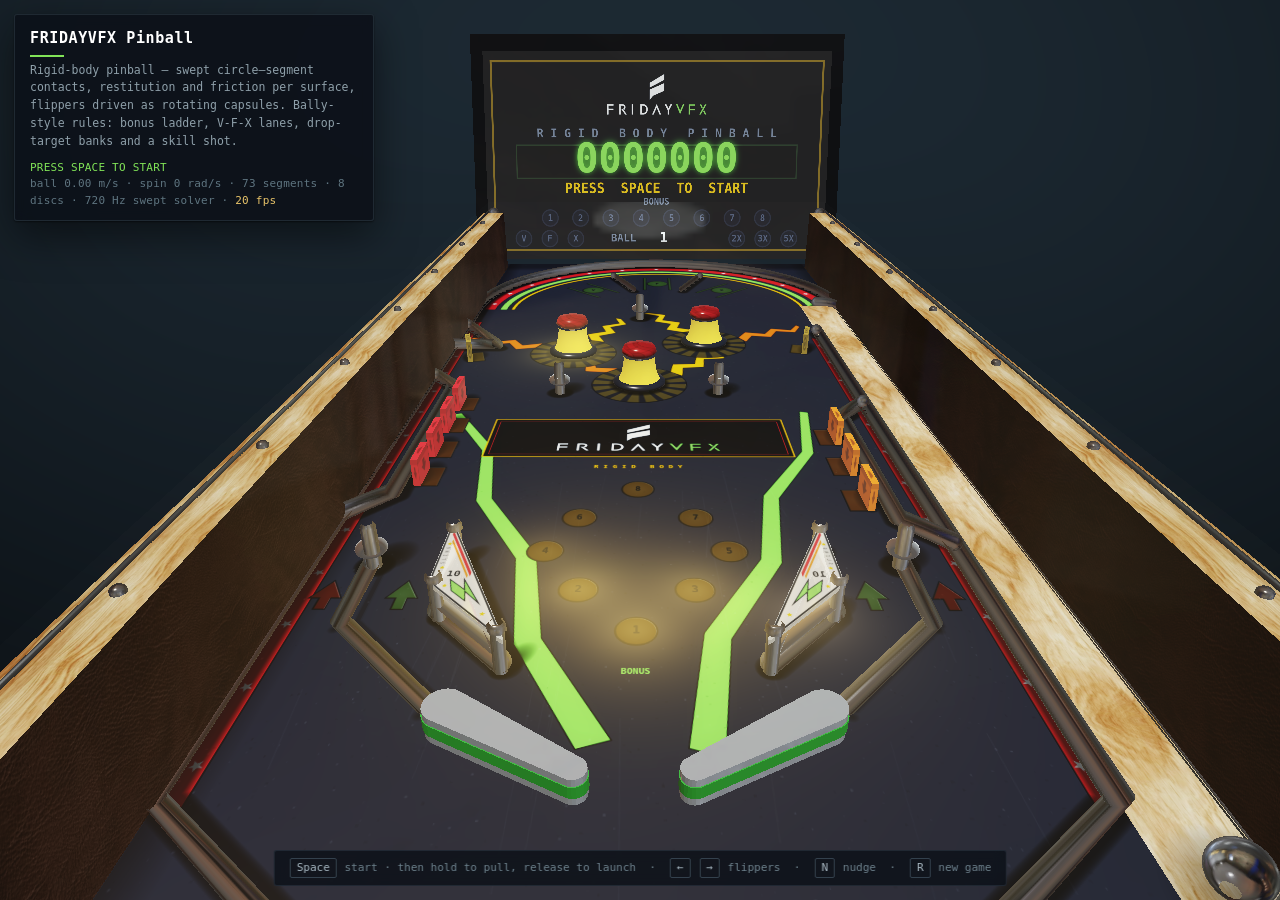
<file: pinball/webgl.html>
<!doctype html>
<html lang="en" data-theme="dark">
<head>
<meta charset="utf-8">
<meta name="viewport" content="width=device-width,initial-scale=1,viewport-fit=cover">
<title>Pinball &mdash; Rigid Body</title>
<link rel="stylesheet" href="style.css?v=38">
</head>
<body>

<div id="stage"><canvas id="gl" aria-label="Simulated pinball table, player's point of view"></canvas></div>

<div class="plate" id="plate">
  <h1>FRIDAYVFX Pinball</h1>
  <p class="sub">Rigid-body pinball &mdash; swept circle&ndash;segment contacts, restitution and
     friction per surface, flippers driven as rotating capsules. Bally-style rules:
     bonus ladder, V-F-X lanes, drop-target banks and a skill shot.</p>
  <p class="read" id="readout">&nbsp;</p>
</div>

<div class="hint" id="hint">
  <span class="k">Space</span> start &middot; then hold to pull, release to launch
  &nbsp;&middot;&nbsp; <span class="k">&larr;</span> <span class="k">&rarr;</span> flippers
  &nbsp;&middot;&nbsp; <span class="k">N</span> nudge
  &nbsp;&middot;&nbsp; <span class="k">R</span> new game
</div>

<div class="touch" id="touch" hidden>
  <button type="button" id="tLeft"  aria-label="Left flipper"></button>
  <button type="button" id="tPlunge" aria-label="Launch">LAUNCH</button>
  <button type="button" id="tRight" aria-label="Right flipper"></button>
</div>

<p class="fallback" id="fallback" hidden></p>

<script src="raum.js?v=37"></script>
<script src="physik.js?v=45"></script>
<script src="tisch.js?v=46"></script>
<script src="umgebung.js?v=40"></script>
<script src="spiel.js?v=45"></script>
<script src="spielfeld.js?v=44"></script>
<script src="pinball.js?v=46"></script>
<script>
if (location.hash.indexOf("#fallback") === 0) {
	var b = document.createElement("div");
	var grund = decodeURIComponent(location.hash.replace(/^#fallback=?/, ""));
	b.textContent = "WebGL fallback \u2014 " + (grund ? grund : "this browser has no WebGPU");
	b.style.cssText = "position:fixed;left:50%;top:8px;transform:translateX(-50%);font:11px/1.4 ui-monospace,Menlo,monospace;color:#b8b9bf;background:rgba(0,0,0,.55);padding:4px 10px;border-radius:999px;z-index:99;pointer-events:none;letter-spacing:.06em;white-space:nowrap;";
	document.body.appendChild(b);
}
</script>
</body>
</html>
</file>
<file: fonts/fonts.css>
/* Selbst gehostete Schriften fuer die WebGL-Demos - ersetzt fonts.googleapis.com
   (kein Abruf bei Google, DSGVO). Alle sechs Familien stehen unter der SIL Open Font License.
   Nur das Latin-Subset: die Demos sind englisch. Eingebunden je Demo per ../fonts/fonts.css */
@font-face{font-family:'Archivo';font-style:normal;font-weight:500;font-display:swap;src:url(Archivo-500.woff2) format('woff2');}
@font-face{font-family:'Archivo';font-style:normal;font-weight:600;font-display:swap;src:url(Archivo-600.woff2) format('woff2');}
@font-face{font-family:'Archivo';font-style:normal;font-weight:700;font-display:swap;src:url(Archivo-700.woff2) format('woff2');}
@font-face{font-family:'Barlow Semi Condensed';font-style:normal;font-weight:400;font-display:swap;src:url(BarlowSemiCondensed-400.woff2) format('woff2');}
@font-face{font-family:'Barlow Semi Condensed';font-style:normal;font-weight:500;font-display:swap;src:url(BarlowSemiCondensed-500.woff2) format('woff2');}
@font-face{font-family:'Barlow Semi Condensed';font-style:normal;font-weight:600;font-display:swap;src:url(BarlowSemiCondensed-600.woff2) format('woff2');}
@font-face{font-family:'IBM Plex Mono';font-style:normal;font-weight:400;font-display:swap;src:url(IBMPlexMono-400.woff2) format('woff2');}
@font-face{font-family:'IBM Plex Mono';font-style:normal;font-weight:500;font-display:swap;src:url(IBMPlexMono-500.woff2) format('woff2');}
@font-face{font-family:'IBM Plex Sans';font-style:normal;font-weight:400;font-display:swap;src:url(IBMPlexSans-400.woff2) format('woff2');}
@font-face{font-family:'IBM Plex Sans';font-style:normal;font-weight:500;font-display:swap;src:url(IBMPlexSans-500.woff2) format('woff2');}
@font-face{font-family:'IBM Plex Sans';font-style:normal;font-weight:600;font-display:swap;src:url(IBMPlexSans-600.woff2) format('woff2');}
@font-face{font-family:'JetBrains Mono';font-style:normal;font-weight:400;font-display:swap;src:url(JetBrainsMono-400.woff2) format('woff2');}
@font-face{font-family:'JetBrains Mono';font-style:normal;font-weight:500;font-display:swap;src:url(JetBrainsMono-500.woff2) format('woff2');}
@font-face{font-family:'Spectral';font-style:italic;font-weight:400;font-display:swap;src:url(Spectral-400i.woff2) format('woff2');}
@font-face{font-family:'Spectral';font-style:normal;font-weight:400;font-display:swap;src:url(Spectral-400.woff2) format('woff2');}
@font-face{font-family:'Spectral';font-style:normal;font-weight:500;font-display:swap;src:url(Spectral-500.woff2) format('woff2');}
@font-face{font-family:'Spectral';font-style:normal;font-weight:600;font-display:swap;src:url(Spectral-600.woff2) format('woff2');}
</file>
<file: iss-tracker/style.css>
/* ISS Tracker - Gestaltung. Eigenstaendig: die Demo laeuft im iframe und teilt
   sich nichts mit WordPress. Aufbau wie box-stack: Tafel oben links, Regal
   rechts, Zeitleiste unten Mitte, Zahlen in Monospace. */

/* Ganz oben: sonst ueberstimmt jedes display:flex/grid das hidden-Attribut, und
   ein leeres Overlay laege unsichtbar ueber der Bedienung und schluckte Klicks. */
[hidden]{ display:none !important; }

:root{
  --grund:#252937; --akzent:#81E458; --text:#dddddd; --grau:#5F7170; --fliess:#b8b9bf;
  --raum:#0b0e14;
  --panel:rgba(37,41,55,.80); --panel-fest:#252937;
  --linie:rgba(221,221,221,.13); --linie-stark:rgba(221,221,221,.28);
  --warn:#E8B04A;
  --schatten:0 1px 2px rgba(0,0,0,.35), 0 10px 30px rgba(0,0,0,.42);
  --mono:"IBM Plex Mono", ui-monospace, Menlo, Consolas, monospace;
  --sans:"Barlow Semi Condensed", "Helvetica Neue", Arial, sans-serif;
  color-scheme:dark;
}

*{ box-sizing:border-box; }
html, body{ height:100%; margin:0; padding:0; }
body{
  background:var(--raum); color:var(--text);
  font-family:var(--sans);
  overflow:hidden; overscroll-behavior:none;
  -webkit-user-select:none; user-select:none; -webkit-touch-callout:none;
  -webkit-tap-highlight-color:transparent;
}

/* ---- Ebenen: Canvas, Fuehrungslinien, Labels, Bedienung, Hinweis ---- */
#c{
  position:fixed; inset:0; z-index:0; display:block; width:100%; height:100%;
  touch-action:none; cursor:grab;
}
#c:active{ cursor:grabbing; }
#linien{ position:fixed; inset:0; z-index:1; width:100%; height:100%; pointer-events:none; overflow:visible; }
#labels{ position:fixed; inset:0; z-index:2; pointer-events:none; overflow:hidden; }
/* Labels (labels.js): Lage per transform, Einblenden ueber die Klasse "an"
   (200 ms). Randlabels (Objekt ausserhalb des Bildes): nur die Schrift
   gedaempft, der Grund satter (Task 12c - die halbtransparente ganze Pille war
   ueber dem hellen Erdrand unlesbar). Ohne "an" nimmt ein Label keine Klicks
   an. Name fett in der Schrift der Oberflaeche, Werte in Monospace. */
#labels .label{
  position:absolute; left:0; top:0; pointer-events:none; white-space:nowrap;
  font-family:var(--mono); font-size:11px; line-height:1.35; color:var(--fliess);
  font-variant-numeric:tabular-nums; text-shadow:0 1px 2px rgba(0,0,0,.8);
  padding:1px 5px; border-radius:4px; background:rgba(11,14,20,.45);
  opacity:0; transition:opacity .2s ease; cursor:pointer;
  touch-action:none;             /* Ziehen ab einem Label geht an die Kamera (labels.js), nicht ans Scrollen */
}
#labels .label:focus-visible{ outline:2px solid var(--akzent); outline-offset:1px; }
#labels .label.an{ opacity:1; pointer-events:auto; }
#labels .label.an.rand{ background:rgba(11,14,20,.72); }
#labels .label.an.rand > *{ opacity:.6; }
#labels .label.an:hover{ opacity:1; background:rgba(11,14,20,.7); }
#labels .label.an.rand:hover > *{ opacity:1; }
#labels .label b{
  font-family:var(--sans); font-weight:600; font-size:1.1em; letter-spacing:.06em; color:var(--text);
}
#labels .label[data-id="iss"] b{ color:var(--akzent); }
#linien line{ stroke:rgba(221,221,221,.45); stroke-width:1; }

/* ---- Tafel oben links ---- */
.plate{
  position:fixed; z-index:3; pointer-events:none;
  top:max(14px, env(safe-area-inset-top)); left:max(14px, env(safe-area-inset-left));
  max-width:min(320px, calc(100vw - 300px));
  display:flex; flex-direction:column; gap:2px;
  padding:10px 13px 11px; border-radius:12px;
  background:var(--panel); border:1px solid var(--linie); box-shadow:var(--schatten);
  -webkit-backdrop-filter:blur(14px) saturate(1.3); backdrop-filter:blur(14px) saturate(1.3);
}
.plate h1{
  margin:0 0 4px; font-size:15px; font-weight:600; letter-spacing:.14em;
  text-transform:uppercase; color:var(--text);
}
.plate p{
  margin:0; font-family:var(--mono); font-size:10.5px; line-height:1.55;
  letter-spacing:.04em; color:var(--fliess); font-variant-numeric:tabular-nums;
}
.plate #tLive{ color:var(--akzent); text-transform:uppercase; letter-spacing:.1em; }
.plate .warnung{ color:var(--warn); }
.plate .quelle{ margin-top:4px; color:var(--grau); font-size:9.5px; }

/* ---- Regal rechts (zuklappbar, Klasse zu) ---- */
.rack{
  position:fixed; z-index:3; display:flex; flex-direction:column;
  top:max(14px, env(safe-area-inset-top)); right:max(14px, env(safe-area-inset-right));
  width:246px; max-height:calc(100vh - 150px);
  background:var(--panel); border:1px solid var(--linie); border-radius:12px;
  box-shadow:var(--schatten);
  -webkit-backdrop-filter:blur(14px) saturate(1.3); backdrop-filter:blur(14px) saturate(1.3);
}
.rack header{
  display:flex; align-items:center; gap:8px; padding:6px 6px 6px 12px; flex:0 0 auto;
  border-bottom:1px solid var(--linie);
}
.rack header .t{
  flex:1 1 auto; font-size:12px; font-weight:600; letter-spacing:.16em;
  text-transform:uppercase; color:var(--text);
}
.rack header button{ min-width:40px; padding:6px 10px; }
.rack.zu{ width:auto; }
.rack.zu header{ border-bottom:none; }
.rack.zu .inhalt{ display:none; }
.rack .inhalt{
  overflow-y:auto; overscroll-behavior:contain; padding:2px 12px 12px;
  -webkit-overflow-scrolling:touch; touch-action:pan-y;
}
.rack h2{
  margin:12px 0 6px; font-size:10px; font-weight:600; letter-spacing:.18em;
  text-transform:uppercase; color:var(--akzent);
}
.seg{ display:flex; flex-wrap:wrap; gap:3px; margin:0 0 5px; }
.seg button{ flex:1 1 auto; }
.schalter{
  display:flex; align-items:center; gap:9px; min-height:28px; cursor:pointer;
  font-size:12px; font-weight:500; letter-spacing:.08em; text-transform:uppercase; color:var(--fliess);
}
.schalter input{ width:15px; height:15px; margin:0; accent-color:var(--akzent); cursor:pointer; }
.p{ display:grid; grid-template-columns:1fr auto; align-items:baseline; gap:1px 8px; margin:8px 0 0; }
.p label{ font-size:12px; font-weight:500; letter-spacing:.08em; text-transform:uppercase; color:var(--fliess); }
.p output{ font-family:var(--mono); font-size:11px; font-variant-numeric:tabular-nums; color:var(--text); }
.p input{ grid-column:1 / -1; }
.info{
  display:grid; grid-template-columns:auto 1fr; gap:2px 12px; margin:0;
  font-family:var(--mono); font-size:10.5px; font-variant-numeric:tabular-nums;
}
.info dt{ color:var(--grau); letter-spacing:.06em; text-transform:uppercase; }
.info dd{ margin:0; color:var(--text); text-align:right; }

/* ---- Zeitleiste unten Mitte ---- */
.zeit{
  position:fixed; z-index:3; left:50%; transform:translateX(-50%);
  bottom:max(14px, env(safe-area-inset-bottom));
  display:flex; align-items:center; gap:10px; padding:5px 12px 5px 5px;
  border-radius:12px; max-width:calc(100vw - 20px);
  background:var(--panel); border:1px solid var(--linie); box-shadow:var(--schatten);
  -webkit-backdrop-filter:blur(14px) saturate(1.3); backdrop-filter:blur(14px) saturate(1.3);
}
.zeit .knoepfe{ display:flex; gap:4px; }
.zeit .uhr{
  display:flex; flex-direction:column; align-items:flex-end; gap:0;
  padding-left:10px; border-left:1px solid var(--linie);
  font-family:var(--mono); font-size:11px; line-height:1.45; white-space:nowrap;
  font-variant-numeric:tabular-nums; color:var(--text);
}
.zeit #tLokal{ color:var(--fliess); }
/* Lautsprecher-Knopf (Task 17, klang.js): quadratisch, Inline-SVG. Aus =
   Lautsprecher mit Strich (Koerper am Strich ausgespart), an = mit Wellen.
   wunsch: gespeichertes 'an', Ton startet erst mit dem Klick (gestrichelt);
   laedt: play() unterwegs; fehler: keine Quelle abspielbar. */
.zeit #bKlang{ flex:0 0 auto; min-width:40px; padding:0 10px; margin-left:4px; }
#bKlang svg{ display:block; width:18px; height:18px; margin:0 auto; }
#bKlang .box{ fill:currentColor; }
#bKlang .wellen, #bKlang .strich{ fill:none; stroke:currentColor; stroke-width:1.9; stroke-linecap:round; }
#bKlang[aria-pressed="true"] .box-aus, #bKlang[aria-pressed="true"] .strich{ display:none; }
#bKlang[aria-pressed="false"] .box-an, #bKlang[aria-pressed="false"] .wellen{ display:none; }
#bKlang.wunsch{ background:transparent; border-style:dashed; }
#bKlang.wunsch svg, #bKlang.laedt svg{ opacity:.6; }
#bKlang.fehler{ color:var(--grau); }

/* ---- Knoepfe und Schieber ---- */
button{
  font-family:inherit; font-size:12px; font-weight:600; letter-spacing:.12em; text-transform:uppercase;
  color:var(--text); background:transparent; border:1px solid transparent; border-radius:8px;
  padding:8px 13px; min-height:38px; cursor:pointer; white-space:nowrap;
  transition:background .15s ease, border-color .15s ease, color .15s ease;
}
.rack button{ font-size:11px; padding:6px 9px; min-height:32px; border-color:var(--linie); }
button:hover{ background:var(--linie); }
button:active{ background:var(--linie-stark); }
button[aria-pressed="true"]{ color:var(--akzent); border-color:var(--linie-stark); background:var(--linie); }
button:disabled{ color:var(--grau); cursor:default; background:transparent; }
button:focus-visible, .schalter input:focus-visible{ outline:2px solid var(--akzent); outline-offset:2px; }

input[type=range]{ -webkit-appearance:none; appearance:none; width:100%; height:22px; margin:0;
  background:transparent; cursor:pointer; touch-action:pan-y; }
input[type=range]::-webkit-slider-runnable-track{ height:2px; border-radius:1px; background:var(--linie-stark); }
input[type=range]::-webkit-slider-thumb{ -webkit-appearance:none; appearance:none; width:16px; height:16px;
  margin-top:-7px; border-radius:50%; background:var(--akzent); border:2px solid var(--panel-fest); }
input[type=range]::-moz-range-track{ height:2px; border-radius:1px; background:var(--linie-stark); border:none; }
input[type=range]::-moz-range-thumb{ width:14px; height:14px; border-radius:50%; background:var(--akzent);
  border:2px solid var(--panel-fest); }
input[type=range]:focus-visible{ outline:2px solid var(--akzent); outline-offset:4px; border-radius:4px; }

/* ---- Hinweis (#fehler): kein WebGPU, Startfehler, Geraeteverlust ---- */
.hinweis{
  position:fixed; inset:0; z-index:9; margin:0;
  display:flex; align-items:center; justify-content:center;
  padding:2rem; text-align:center; background:var(--grund);
  color:var(--text); font-size:15px; line-height:1.6; letter-spacing:.02em;
}

/* ---- Kompaktstufe: Handy und Einbettung im Rahmen. Tafel nur Titel und
   Live-Zeile, Regal zugeklappt (tracker.js setzt .zu beim Start), Zeitleiste
   flach, Labels kleiner; Touch-Ziele mindestens 40 px. ---- */
@media (max-width: 640px), (max-height: 460px){
  .plate{
    top:max(8px, env(safe-area-inset-top)); left:max(8px, env(safe-area-inset-left));
    max-width:calc(100vw - 150px); padding:6px 9px 7px; border-radius:10px;
  }
  .plate h1{ font-size:12px; margin:0 0 1px; }
  .plate p{ font-size:10px; line-height:1.45; }
  .plate .bahn, .plate .quelle{ display:none; }

  .rack{
    top:max(8px, env(safe-area-inset-top)); right:max(8px, env(safe-area-inset-right));
    width:min(260px, calc(100vw - 16px)); max-height:calc(100vh - 120px); border-radius:10px;
  }
  .rack.zu{ width:auto; }
  .rack header{ padding:0 0 0 10px; }
  .rack header .t{ font-size:11px; }
  .rack header button{ min-height:40px; min-width:40px; }
  .rack .inhalt{ padding:0 10px 10px; }
  .rack h2{ margin:9px 0 4px; }
  .rack button{ font-size:10px; min-height:40px; padding:4px 8px; }
  .schalter{ min-height:40px; font-size:11px; }
  .schalter input{ width:18px; height:18px; }
  .p label{ font-size:11px; }
  input[type=range]{ height:40px; }
  input[type=range]::-webkit-slider-thumb{ width:22px; height:22px; margin-top:-10px; }
  input[type=range]::-moz-range-thumb{ width:20px; height:20px; }

  .zeit{
    bottom:max(8px, env(safe-area-inset-bottom));
    flex-direction:column-reverse; align-items:stretch; gap:1px;
    padding:3px 3px 3px; border-radius:10px; width:max-content;
  }
  .zeit .knoepfe{ gap:2px; }
  /* min-width: "x10" war mit 10 px Schrift nur 38 px breit (Task 12c) */
  .zeit .knoepfe button{ flex:1 1 auto; font-size:10px; letter-spacing:.08em; min-height:40px; min-width:40px; padding:0 9px; }
  .zeit .knoepfe #bKlang{ flex:0 0 auto; width:40px; padding:0; margin-left:0; }   /* Task 17: 40 x 40 */
  .zeit .uhr{
    flex-direction:row; justify-content:center; gap:12px;
    padding:1px 0 0; border-left:none; font-size:10px; line-height:1.3;
  }

  #labels .label{ font-size:10px; padding:0 4px; }
}
/* Kompaktstufe im Querformat (Handy quer, z. B. 812 x 375): Knoepfe und Uhr
   passen in eine Zeile (~400 px breit) - 48 statt 63 px hoch (Task 12c). Die
   Uhr steht dann wie am Desktop zweizeilig rechts neben den Knoepfen. */
@media (max-height: 460px) and (min-width: 480px){
  .zeit{ flex-direction:row; align-items:center; gap:8px; padding:3px 10px 3px 3px; }
  .zeit .uhr{
    flex-direction:column; justify-content:center; align-items:flex-end; gap:0;
    padding:0 0 0 8px; border-left:1px solid var(--linie);
  }
}
/* Grobe Zeiger (Finger) auch ausserhalb der Kompaktstufe, z. B. Tablet:
   Touch-Ziele mindestens 40 px (Task 12c). Nach der Kompaktstufe, damit die
   Checkboxen dort 20 statt 18 px bekommen. */
@media (pointer: coarse){
  button, .rack button{ min-height:40px; }
  .schalter{ min-height:40px; }
  .schalter input{ width:20px; height:20px; }
  input[type=range]{ height:40px; }
}
@media (prefers-reduced-motion: reduce){ *{ transition-duration:.01ms !important; } }
</file>
<file: pinball/style.css>
/* Eigenstaendig: die Demo laeuft im iframe und teilt sich nichts mit WordPress.
   Farben aus dem fridayvfx-Design: #252937 Grundton, #81E458 Akzent. */

* { box-sizing: border-box; }
html, body { height: 100%; margin: 0; padding: 0; }

/* Muss ganz nach oben: Elemente hier bekommen spaeter display:flex, und
   Autoren-CSS schlaegt die Browser-Voreinstellung fuer das hidden-Attribut.
   Ohne diese Zeile ueberdeckt der WebGL-Hinweis (inset:0) die ganze Demo,
   und die Beruehrungsknoepfe erscheinen auch am Schreibtisch. */
[hidden] { display: none !important; }

body {
	background: #0A0D14;
	color: #DCE2E6;
	font: 13px/1.5 "JetBrains Mono", ui-monospace, SFMono-Regular, Menlo, Consolas, monospace;
	overflow: hidden;
	overscroll-behavior: none;
	-webkit-user-select: none;
	user-select: none;
	-webkit-tap-highlight-color: transparent;
}

#stage { position: fixed; inset: 0; touch-action: none; }
#gl { display: block; width: 100%; height: 100%; touch-action: none; }

/* --- Infotafel oben links, wie bei den anderen Demos --- */
.plate {
	position: fixed;
	z-index: 2;
	pointer-events: none;
	top: max(14px, env(safe-area-inset-top));
	left: max(14px, env(safe-area-inset-left));
	max-width: min(46ch, calc(100vw - 28px));
	padding: 12px 15px 11px;
	background: rgba(12, 16, 24, .88);
	border: 1px solid rgba(140, 180, 200, .14);
	border-radius: 3px;
	box-shadow: 0 1px 2px rgba(0, 0, 0, .5), 0 14px 40px rgba(0, 0, 0, .5);
	backdrop-filter: blur(6px);
}

.plate h1 {
	margin: 0 0 5px;
	font-size: 15px;
	letter-spacing: .04em;
	color: #FFFFFF;
	font-weight: 600;
}
.plate h1::after {
	content: "";
	display: block;
	width: 34px;
	height: 2px;
	margin-top: 5px;
	background: #81E458;
}

.plate .sub {
	margin: 0;
	color: #8FA0AA;
	font-size: 11.5px;
	line-height: 1.55;
}

.plate .read {
	margin: 9px 0 0;
	font-size: 11px;
	color: #5F7580;
	letter-spacing: .02em;
	font-variant-numeric: tabular-nums;
	white-space: pre-wrap;
}
.plate .read b { color: #81E458; font-weight: 500; }
.plate .read i { color: #E9C46A; font-style: normal; }

/* --- Tastenhinweis unten --- */
.hint {
	position: fixed;
	z-index: 2;
	left: 50%;
	transform: translateX(-50%);
	bottom: max(14px, env(safe-area-inset-bottom));
	padding: 7px 14px;
	background: rgba(12, 16, 24, .82);
	border: 1px solid rgba(140, 180, 200, .12);
	border-radius: 3px;
	color: #6E828D;
	font-size: 11px;
	white-space: nowrap;
	pointer-events: none;
	backdrop-filter: blur(6px);
}
.hint .k {
	display: inline-block;
	padding: 1px 6px;
	margin: 0 1px;
	border: 1px solid rgba(140, 180, 200, .28);
	border-radius: 2px;
	color: #A8B8C2;
}

/* --- Bedienung auf Beruehrungsgeraeten --- */
.touch {
	position: fixed;
	z-index: 3;
	inset: auto 0 0 0;
	display: flex;
	gap: 10px;
	padding: 12px max(12px, env(safe-area-inset-left))
	         max(12px, env(safe-area-inset-bottom)) max(12px, env(safe-area-inset-right));
}
.touch button {
	flex: 1;
	height: 62px;
	background: rgba(20, 26, 36, .86);
	border: 1px solid rgba(140, 180, 200, .22);
	border-radius: 4px;
	color: #8FA0AA;
	font: inherit;
	font-size: 11px;
	letter-spacing: .08em;
	touch-action: manipulation;
}
.touch button:active { background: rgba(129, 228, 88, .16); border-color: #81E458; color: #81E458; }
.touch #tPlunge { flex: 0 0 34%; }

.fallback {
	position: fixed;
	inset: 0;
	display: flex;
	align-items: center;
	justify-content: center;
	margin: 0;
	padding: 2rem;
	text-align: center;
	color: #DCE2E6;
	background: #0A0D14;
	z-index: 9;
}


/* ---- Kompaktstufe: Handy und Einbettung im Rahmen. Nur kleine Fenster,
   der Desktop bleibt wie er ist. ---- */
@media (max-width: 640px), (max-height: 460px){
  .plate{ padding:6px 9px; max-width:calc(100vw - 16px); }
  .plate h1{ font-size:12px; margin:0; }
  .plate h1::after{ display:none; }
  .plate .sub, .plate .read{ display:none; }
  .hint{ display:none; }
  .touch{ bottom:6px; gap:6px; padding:0 6px; }
  .touch button{ min-height:40px; height:40px; font-size:10px; opacity:.9; }
}
@media (max-width: 620px) {
	.plate .sub { display: none; }
	.hint { display: none; }
}
</file>
